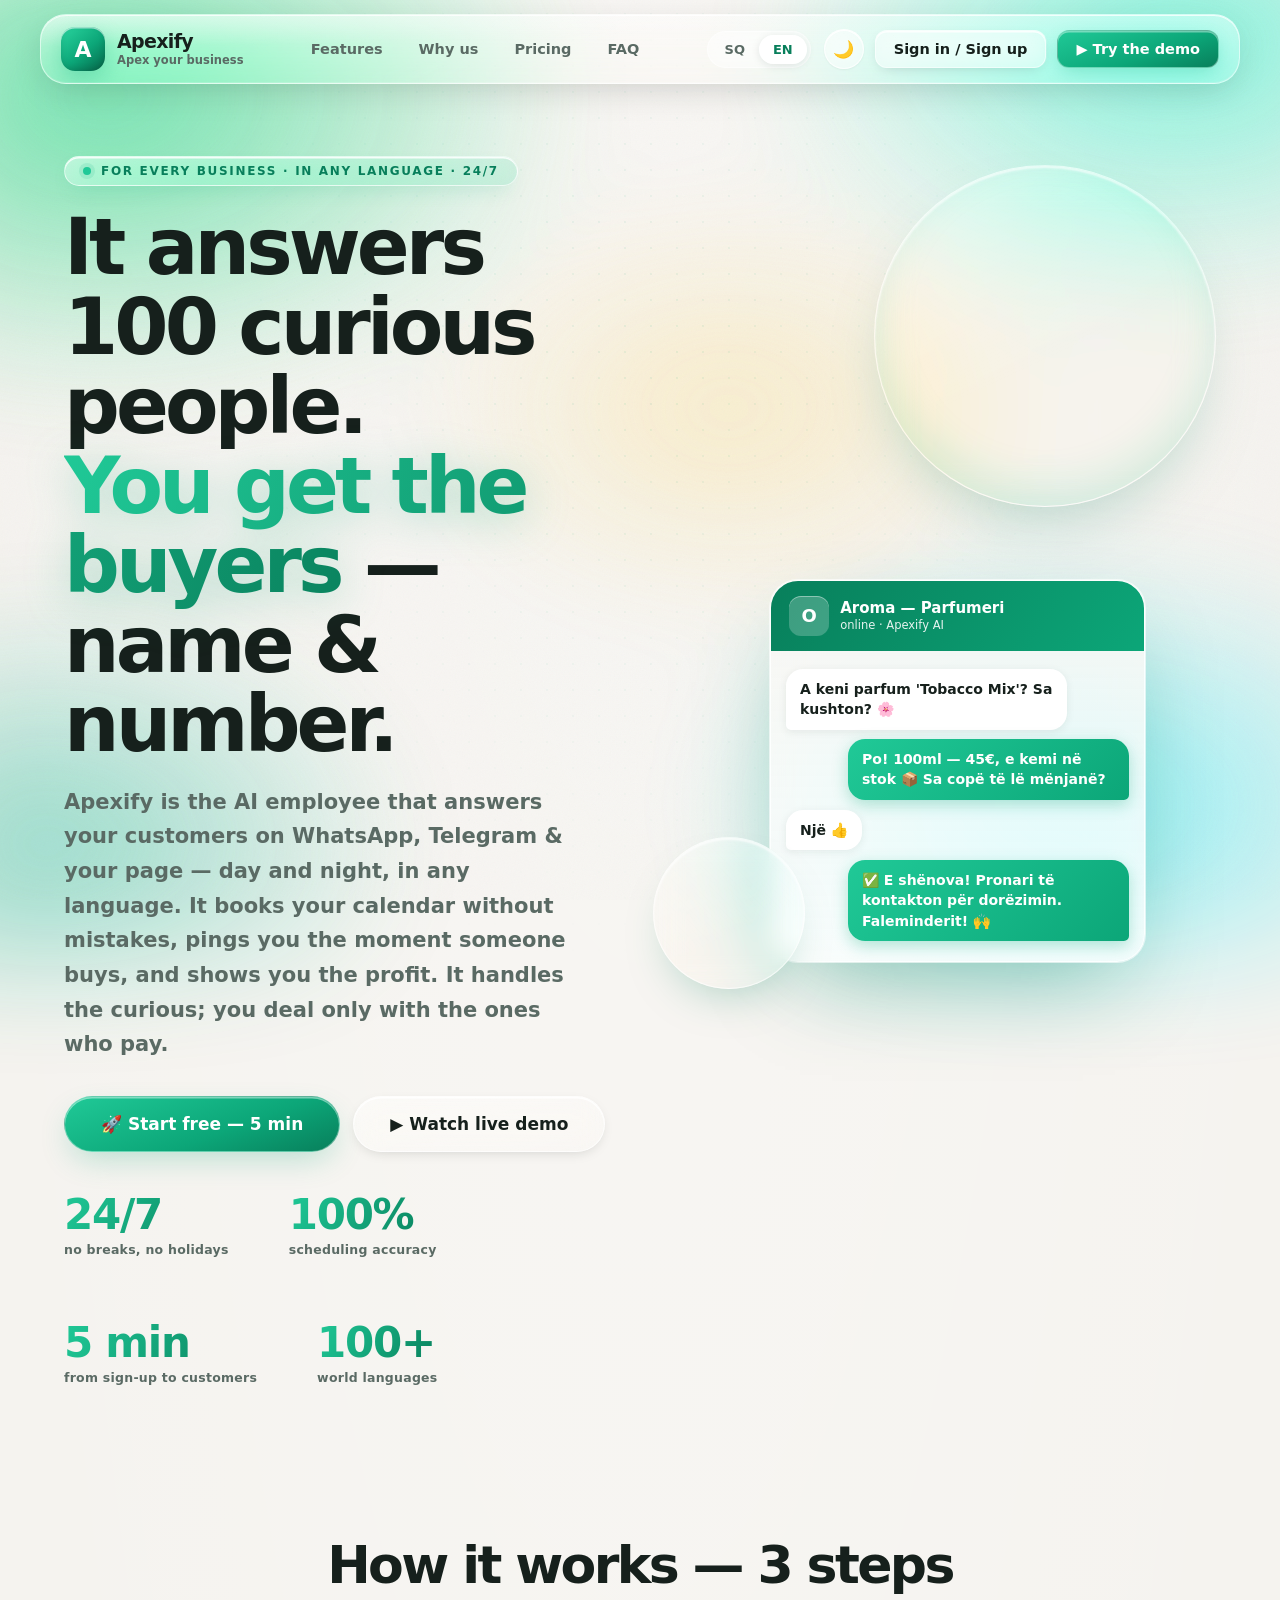
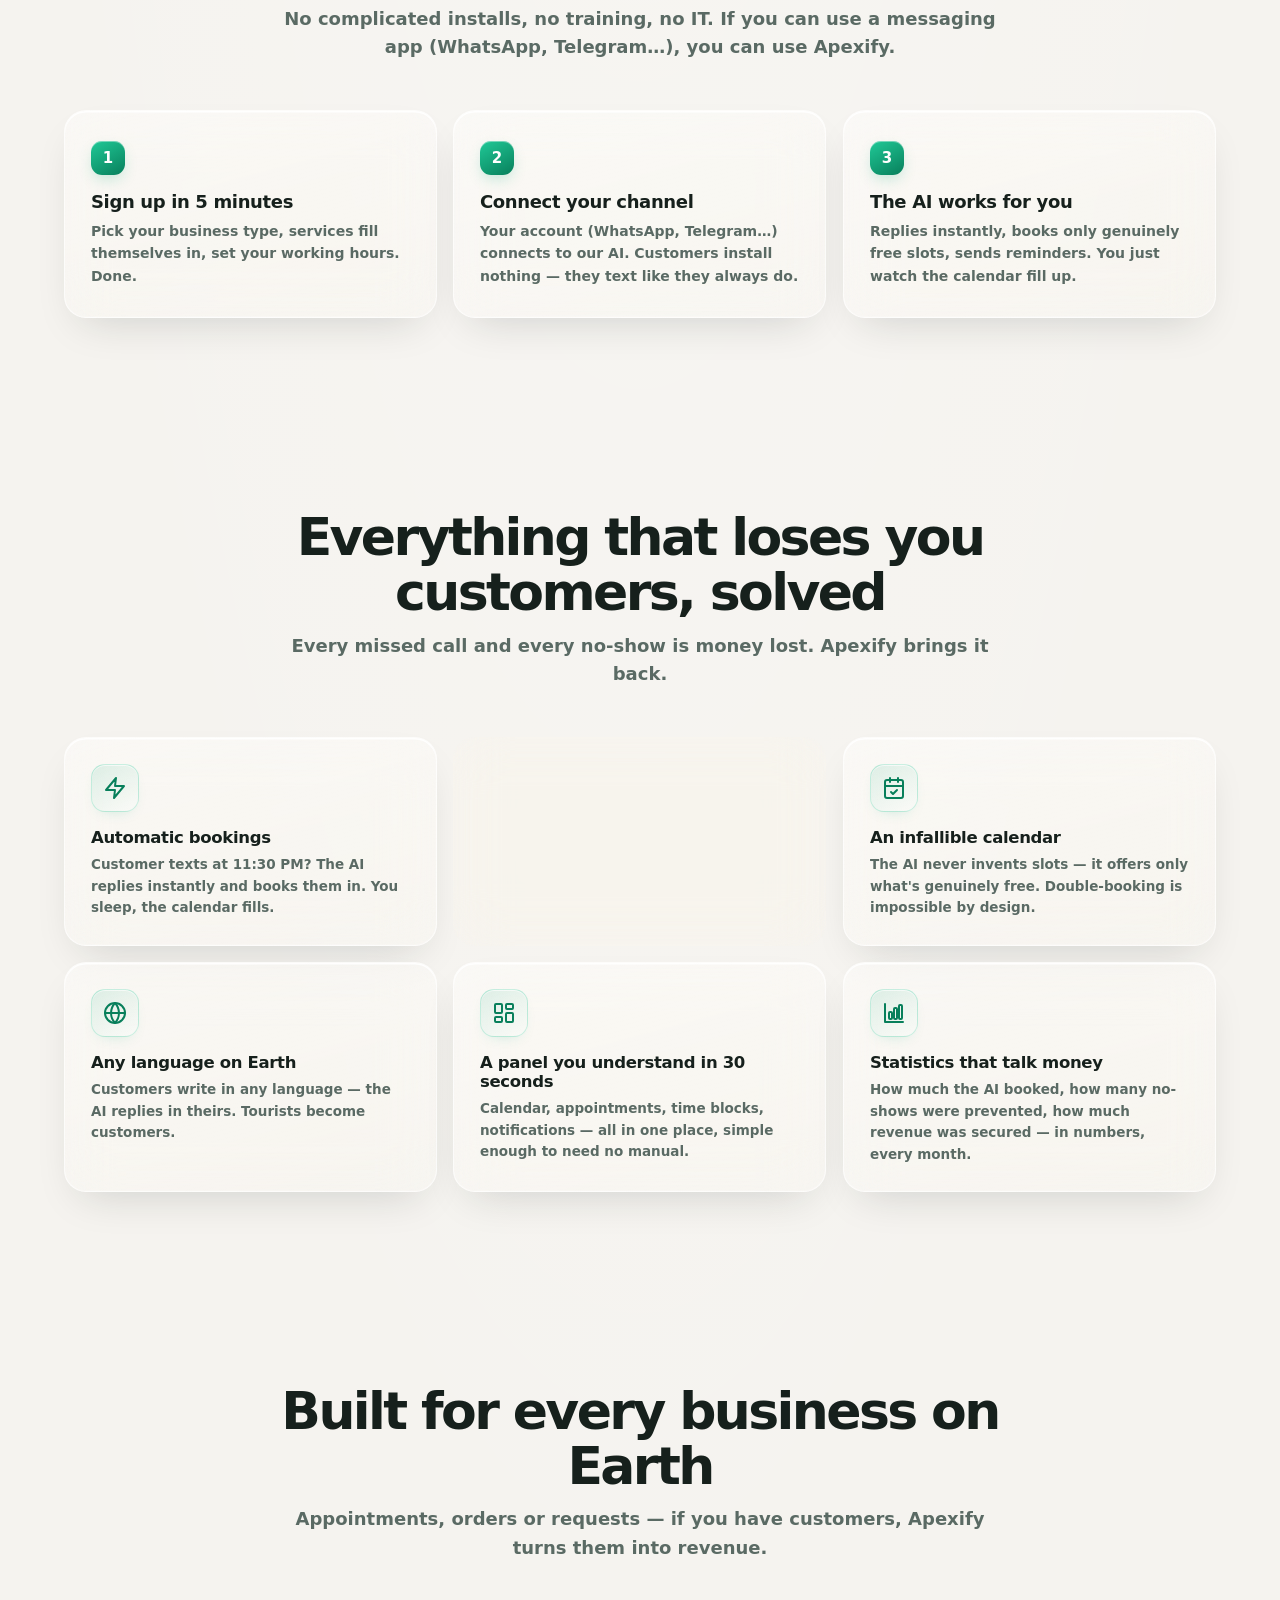
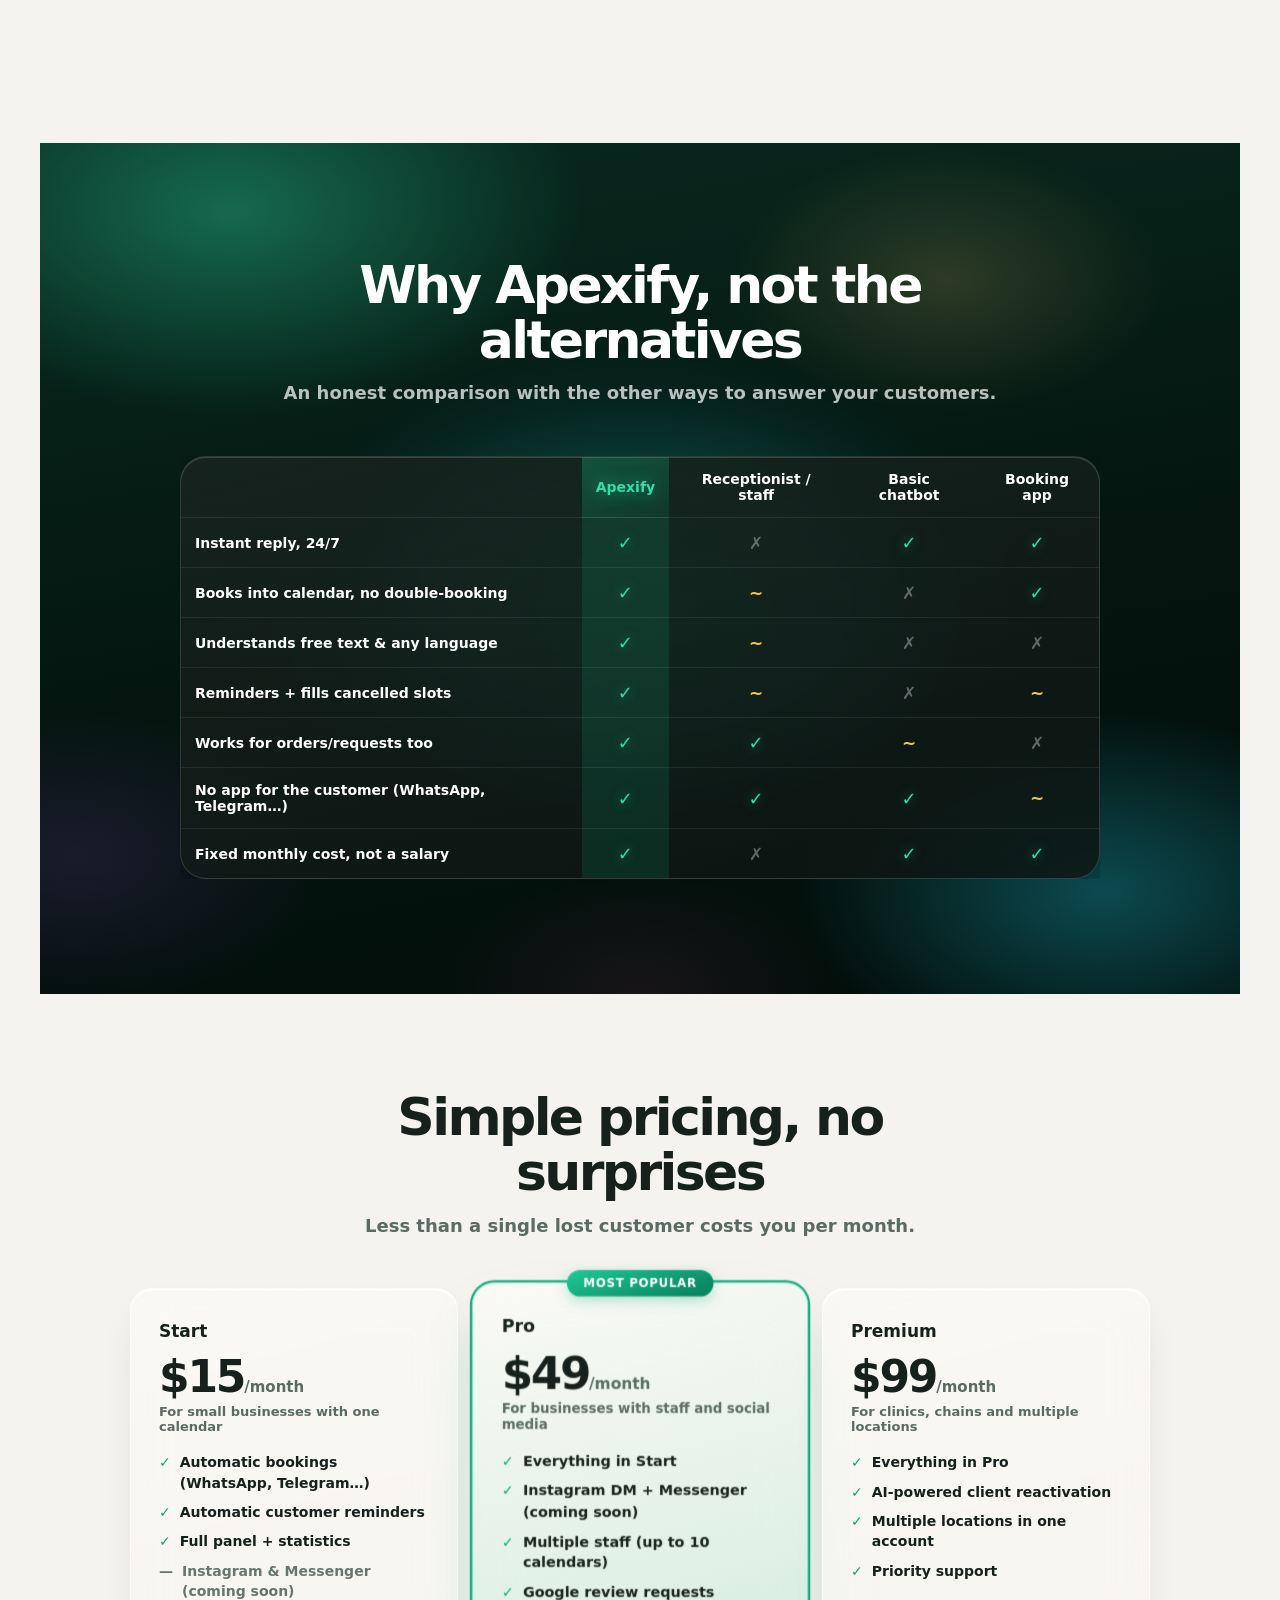
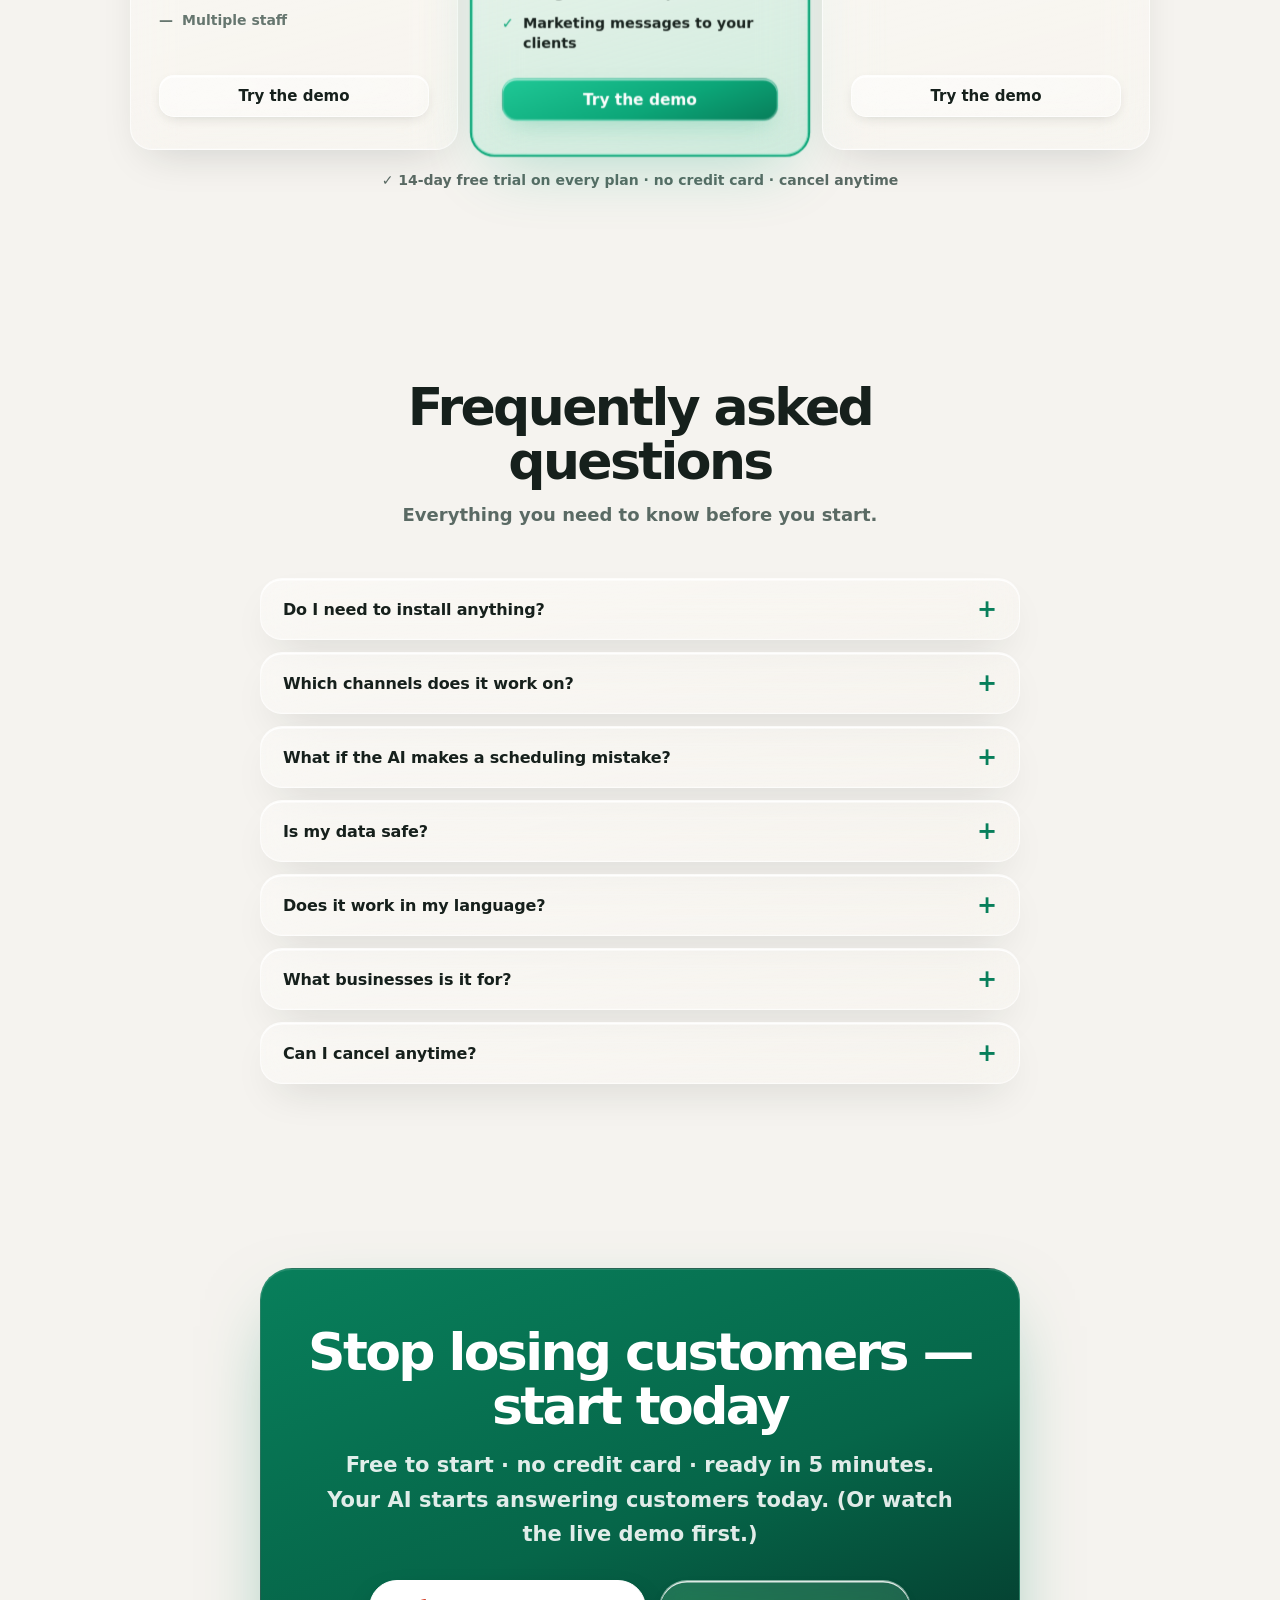
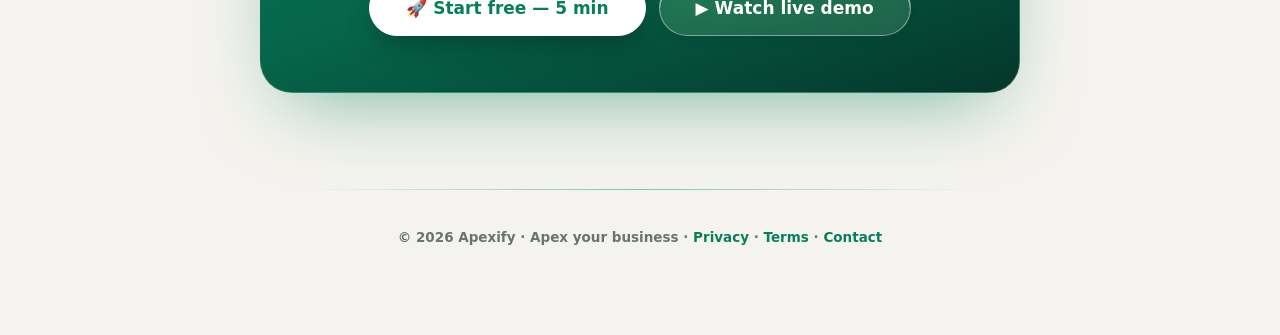
<file: index.html>
<!DOCTYPE html>
<html lang="sq">
<head>
<meta charset="UTF-8">
<meta name="viewport" content="width=device-width, initial-scale=1.0, viewport-fit=cover">
<script>(function(){try{var t=localStorage.getItem('ob-theme');if(!t)t=(window.matchMedia&&matchMedia('(prefers-color-scheme: dark)').matches)?'dark':'light';document.documentElement.setAttribute('data-theme',t);}catch(e){}})();</script>
<script src="v.js" defer></script>
<title>Apexify — Recepsionisti AI që nuk fle kurrë</title>
<meta name="description" content="AI që i përgjigjet klientëve të tu në WhatsApp, Telegram e më shumë, rezervon takime dhe dërgon kujtesa — 24/7, në çdo gjuhë, për çdo biznes. | The AI receptionist that answers your customers on WhatsApp, Telegram & more, books appointments and sends reminders — 24/7, in any language.">
<meta property="og:title" content="Apexify — The AI receptionist that never sleeps">
<meta property="og:description" content="Bookings, reminders and customer chat on WhatsApp, Telegram & more — fully automatic, 24/7, in any language.">
<meta property="og:type" content="website">
<meta property="og:url" content="https://optimabook05-creator.github.io/">
<meta property="og:site_name" content="Apexify">
<meta property="og:locale" content="sq_AL">
<meta property="og:locale:alternate" content="en_US">
<meta property="og:image" content="https://optimabook05-creator.github.io/og.png">
<meta property="og:image:width" content="1200">
<meta property="og:image:height" content="630">
<meta name="twitter:image" content="https://optimabook05-creator.github.io/og.png">
<meta name="twitter:card" content="summary_large_image">
<meta name="twitter:title" content="Apexify — The AI receptionist that never sleeps">
<meta name="twitter:description" content="Bookings, reminders and customer chat on WhatsApp, Telegram & more — fully automatic, 24/7, in any language.">
<link rel="canonical" href="https://optimabook05-creator.github.io/">
<link rel="icon" href="icon.svg" type="image/svg+xml">
<link rel="apple-touch-icon" href="apple-touch-icon.png">
<link rel="manifest" href="manifest.json">
<meta name="theme-color" content="#0ca678">
<script type="application/ld+json">
{
  "@context": "https://schema.org",
  "@graph": [
    {
      "@type": "SoftwareApplication",
      "name": "Apexify",
      "applicationCategory": "BusinessApplication",
      "operatingSystem": "Web",
      "description": "Recepsionisti AI që i përgjigjet klientëve në WhatsApp, Telegram e më shumë, rezervon takime dhe dërgon kujtesa — 24/7, në çdo gjuhë, për çdo biznes.",
      "url": "https://optimabook05-creator.github.io/",
      "offers": { "@type": "Offer", "price": "0", "priceCurrency": "EUR", "description": "14 ditë provë falas" }
    },
    {
      "@type": "FAQPage",
      "mainEntity": [
        { "@type": "Question", "name": "A duhet të instaloj diçka?", "acceptedAnswer": { "@type": "Answer", "text": "Jo. Klientët të shkruajnë në WhatsApp/Telegram si gjithmonë, dhe ti menaxhon nga një panel në shfletues. Pa aplikacione, pa IT." } },
        { "@type": "Question", "name": "Në cilat kanale punon?", "acceptedAnswer": { "@type": "Answer", "text": "WhatsApp, Telegram dhe faqja e rezervimit — me një tru të vetëm. Instagram, Messenger dhe telefonatat me zë (Voice AI) vijnë së shpejti." } },
        { "@type": "Question", "name": "Çfarë nëse AI gabon te një orar?", "acceptedAnswer": { "@type": "Answer", "text": "S'mund të gabojë te rezervimi: AI vetëm kupton, ndërsa motori ynë validon çdo orar nga kalendari real — kurrë s'mbivendos dy klientë dhe kurrë s'shpik orar." } },
        { "@type": "Question", "name": "A janë të dhënat e mia të sigurta?", "acceptedAnswer": { "@type": "Answer", "text": "Po. Çdo biznes është i izoluar plotësisht — sheh vetëm të dhënat e veta." } },
        { "@type": "Question", "name": "A punon në gjuhën time?", "acceptedAnswer": { "@type": "Answer", "text": "Po — çdo gjuhë e botës. Klienti shkruan si i vjen, AI i përgjigjet në gjuhën e tij." } },
        { "@type": "Question", "name": "Për çfarë biznesesh është?", "acceptedAnswer": { "@type": "Answer", "text": "Për çdo biznes me takime (berber, klinikë, sallon, dentist, fizio…) OSE me porosi/kërkesa (web designer, dyqan, shërbime). Veçoritë ndizen/fiken sipas nevojës." } },
        { "@type": "Question", "name": "A mund të anuloj kurdo?", "acceptedAnswer": { "@type": "Answer", "text": "Po, kurdo. Fillon me 14 ditë provë falas, pa kartë krediti. Pa kontrata, pa befasi." } }
      ]
    }
  ]
}
</script>
<link rel="preload" href="fonts/manrope-latin.woff2" as="font" type="font/woff2" crossorigin>
<link rel="preload" href="fonts/sora-latin.woff2" as="font" type="font/woff2" crossorigin>
<style>
:root {
  /* Shkalla e hapësirave — bazë 4px. --sp-N = Npx. E gjithë faqja e përdor
     këtë shkallë për padding/margin/gap: ndrysho këtu → ndryshon kudo. */
  --sp-4: 4px; --sp-8: 8px; --sp-12: 12px; --sp-16: 16px; --sp-20: 20px;
  --sp-24: 24px; --sp-28: 28px; --sp-32: 32px; --sp-36: 36px; --sp-40: 40px;
  --sp-48: 48px; --sp-56: 56px; --sp-64: 64px;

  --milk:#f5f3ef; --ink:#16201c; --ink-soft:#5a6a64; --ink-faint:#66766f;
  --glass:rgba(255,255,255,.55); --glass-strong:rgba(255,255,255,.72);
  --glass-edge:rgba(255,255,255,.75);
  --accent:#0ca678; --accent-deep:#087f5b; --accent-bright:#20c997;
  --accent-soft:rgba(12,166,120,.12); --accent-glow:rgba(12,166,120,.30);
  --fd:"Sora","Segoe UI",system-ui,sans-serif;
  --fb:"Manrope","Segoe UI",system-ui,sans-serif;
  --r-md:18px; --r-lg:26px; --r-xl:32px;
  --sh-glass:0 1px 1px rgba(22,32,28,.04),0 8px 24px rgba(22,32,28,.07),inset 0 1px 0 var(--glass-edge);
  --sh-float:0 2px 4px rgba(22,32,28,.05),0 18px 48px rgba(22,32,28,.12),inset 0 1px 0 var(--glass-edge);
}
*{box-sizing:border-box;margin:0;padding:0}
::selection{background:rgba(12,166,120,.22);color:var(--accent-deep)}
html{scroll-behavior:smooth}
body{font-family:var(--fb);font-size:16px;background:var(--milk);color:var(--ink);-webkit-font-smoothing:antialiased;overflow-x:hidden}
body::before{content:"";position:fixed;inset:-8%;z-index:-2;/* PERF: -8% → ~gjysma e memorjes GPU */
  background:
    radial-gradient(38% 34% at 24% 26%,rgba(32,201,151,.34),transparent 70%),
    radial-gradient(34% 32% at 78% 16%,rgba(116,173,255,.32),transparent 70%),
    radial-gradient(36% 34% at 72% 82%,rgba(255,196,145,.30),transparent 70%),
    radial-gradient(28% 28% at 16% 86%,rgba(196,156,255,.22),transparent 70%);
  filter:blur(56px) saturate(1.25);animation:aurora 28s ease-in-out infinite alternate}
/* PERF: VETËM translate (pa rotate/scale) → blur-i rasterizohet një herë, GPU vetëm e rrëshqet */
@keyframes aurora{from{transform:translate3d(-2%,-1.2%,0)}to{transform:translate3d(2%,1.6%,0)}}
body::after{content:"";position:fixed;inset:0;z-index:-1;pointer-events:none;opacity:.035;
  background-image:url("data:image/svg+xml,%3Csvg xmlns='http://www.w3.org/2000/svg' width='180' height='180'%3E%3Cfilter id='n'%3E%3CfeTurbulence type='fractalNoise' baseFrequency='0.85' numOctaves='2'/%3E%3C/filter%3E%3Crect width='180' height='180' filter='url(%23n)'/%3E%3C/svg%3E")}
@media (prefers-reduced-motion:reduce){body::before{animation:none}*{transition-duration:.01ms!important;animation-duration:.01ms!important}}

.nav{display:flex;align-items:center;justify-content:space-between;position:sticky;top:12px;z-index:50;
  margin:14px auto 0;width:calc(100% - 36px);max-width:1200px;padding:var(--sp-12) var(--sp-20);
  background:var(--glass);backdrop-filter:blur(26px) saturate(1.7);-webkit-backdrop-filter:blur(26px) saturate(1.7);
  border:1px solid var(--glass-edge);border-radius:var(--r-lg);box-shadow:var(--sh-glass)}
.brand{display:flex;align-items:center;gap:var(--sp-12);text-decoration:none;color:var(--ink)}
.logo{width:44px;height:44px;border-radius:14px;background:linear-gradient(140deg,#2ad59f,#0ca678 55%,#066649);
  color:#fff;font-family:var(--fd);font-weight:800;font-size:22px;display:grid;place-items:center;
  box-shadow:0 8px 22px var(--accent-glow),inset 0 1.5px 0 rgba(255,255,255,.45)}
.brand b{font-family:var(--fd);font-weight:800;font-size:19px;letter-spacing:-.035em}
.nav-right{display:flex;gap:11px;align-items:center}
.nav .btn{white-space:nowrap}
.nav-right .lang{margin-right:2px}
.lang{display:flex;padding:3px;background:rgba(22,32,28,.06);border:1px solid rgba(255,255,255,.5);border-radius:999px}
.lang button{border:none;background:transparent;padding:7px 14px;border-radius:999px;font-family:var(--fb);
  font-size:13px;font-weight:800;color:var(--ink-soft);cursor:pointer;transition:all .2s}
.lang button.active{background:rgba(255,255,255,.92);color:var(--accent-deep);box-shadow:0 2px 8px rgba(22,32,28,.1)}
.btn{display:inline-block;text-decoration:none;text-align:center;font-family:var(--fb);font-weight:800;cursor:pointer;
  border:1px solid var(--glass-edge);background:var(--glass-strong);color:var(--ink);
  border-radius:14px;padding:11px 22px;font-size:15px;
  box-shadow:0 1px 2px rgba(22,32,28,.05),inset 0 1px 0 #fff;
  transition:transform .16s,box-shadow .22s,background .16s}
.btn:hover{transform:translateY(-2px);box-shadow:0 10px 24px rgba(22,32,28,.13),inset 0 1px 0 #fff}
.btn.primary{background:linear-gradient(160deg,var(--accent-bright),var(--accent) 60%,var(--accent-deep));
  border-color:rgba(255,255,255,.35);color:#fff;
  box-shadow:0 5px 18px var(--accent-glow),inset 0 1.5px 0 rgba(255,255,255,.4)}
.btn.primary:hover{box-shadow:0 10px 30px var(--accent-glow),inset 0 1.5px 0 rgba(255,255,255,.4)}
.btn.big{padding:15px var(--sp-32);font-size:17px;border-radius:16px}

.wrap{max-width:1200px;margin:0 auto;padding-left:24px;padding-right:24px}

.hero{display:grid;grid-template-columns:1.05fr .92fr;gap:46px;align-items:center;padding:72px 0 56px}
.hero-copy{text-align:left}
.hero-copy .eyebrow{margin-bottom:22px}
.hero-copy h1{max-width:none;margin:0}
.hero-copy .sub{max-width:520px;margin:20px 0 0}
.hero-copy .cta{justify-content:flex-start}
.hero-copy .stats{justify-content:flex-start;margin-top:38px}
/* Demo: bisedë WhatsApp e gjallë (produkti në veprim) */
.hero-demo{display:flex;justify-content:center}
.chat{width:100%;max-width:375px;background:var(--glass-strong);backdrop-filter:blur(26px) saturate(1.6);-webkit-backdrop-filter:blur(26px) saturate(1.6);border:1px solid var(--glass-edge);border-radius:28px;box-shadow:var(--sh-float);overflow:hidden;animation:floaty 6s ease-in-out infinite}
@keyframes floaty{0%,100%{transform:translateY(0)}50%{transform:translateY(-9px)}}
.chat-top{display:flex;align-items:center;gap:11px;padding:15px 18px;background:linear-gradient(125deg,var(--accent-deep),var(--accent));color:#fff}
.chat-ava{width:40px;height:40px;border-radius:12px;background:rgba(255,255,255,.22);display:grid;place-items:center;font-family:var(--fd);font-weight:800;font-size:18px;box-shadow:inset 0 1px 0 rgba(255,255,255,.4)}
.chat-name{font-family:var(--fd);font-weight:800;font-size:15px;line-height:1.1}
.chat-on{font-size:11.5px;opacity:.9;margin-top:2px}
.chat-body{padding:18px 15px var(--sp-20);display:flex;flex-direction:column;gap:10px;min-height:236px;background:linear-gradient(180deg,rgba(245,243,239,.55),rgba(255,255,255,.15))}
.msg{max-width:82%;padding:10px 14px;border-radius:17px;font-size:14px;font-weight:600;line-height:1.45;opacity:0;animation:msgIn .55s cubic-bezier(.22,.61,.36,1) forwards}
.msg.in{align-self:flex-start;background:#fff;color:var(--ink);border-bottom-left-radius:5px;box-shadow:0 2px 9px rgba(22,32,28,.08)}
.msg.out{align-self:flex-end;background:linear-gradient(135deg,var(--accent-bright),var(--accent));color:#fff;border-bottom-right-radius:5px;box-shadow:0 5px 16px var(--accent-glow)}
.msg:nth-child(1){animation-delay:.4s}.msg:nth-child(2){animation-delay:1.1s}.msg:nth-child(3){animation-delay:1.9s}.msg:nth-child(4){animation-delay:2.7s}
@keyframes msgIn{from{opacity:0;transform:translateY(12px) scale(.96)}to{opacity:1;transform:none}}
@media(max-width:900px){.hero{grid-template-columns:1fr;gap:34px;text-align:center;padding:58px 0 40px}.hero-copy{text-align:center}.hero-copy h1{margin:0 auto}.hero-copy .sub{margin:20px auto 0}.hero-copy .cta,.hero-copy .stats{justify-content:center}.hero-demo{order:2}}
.eyebrow{display:inline-block;background:var(--glass);border:1px solid var(--glass-edge);border-radius:999px;
  padding:7px 18px;font-size:13.5px;font-weight:800;color:var(--accent-deep);box-shadow:var(--sh-glass);margin-bottom:26px}
h1{font-family:var(--fd);font-size:clamp(34px,6.5vw,64px);font-weight:800;letter-spacing:-.045em;line-height:1.06;
  max-width:850px;margin:0 auto}
h1 .grad{background:linear-gradient(120deg,var(--accent-bright),var(--accent-deep));-webkit-background-clip:text;background-clip:text;color:transparent}
.sub{font-size:clamp(16px,2.4vw,19.5px);color:var(--ink-soft);font-weight:600;line-height:1.6;max-width:640px;margin:22px auto 0}
.cta{display:flex;gap:13px;justify-content:center;flex-wrap:wrap;margin-top:34px}
.stats{display:flex;gap:var(--sp-12);justify-content:center;flex-wrap:wrap;margin-top:52px}
.stat{background:var(--glass);backdrop-filter:blur(20px);border:1px solid var(--glass-edge);border-radius:var(--r-md);
  padding:var(--sp-16) 26px;box-shadow:var(--sh-glass);min-width:150px}
.stat b{display:block;font-family:var(--fd);font-size:24px;font-weight:800;letter-spacing:-.03em;color:var(--accent-deep)}
.stat span{font-size:12.5px;font-weight:700;color:var(--ink-soft)}

section{padding:88px 0}
.sec-head{text-align:center;max-width:640px;margin:0 auto 48px}
h2{font-family:var(--fd);font-size:clamp(26px,4vw,38px);font-weight:800;letter-spacing:-.04em;line-height:1.15}
.sec-head p{color:var(--ink-soft);font-weight:600;font-size:16px;margin-top:var(--sp-12);line-height:1.6}

.steps{display:grid;grid-template-columns:repeat(auto-fit,minmax(250px,1fr));gap:16px}
.step{background:var(--glass);backdrop-filter:blur(24px) saturate(1.5);border:1px solid var(--glass-edge);
  border-radius:var(--r-lg);padding:30px 26px;box-shadow:var(--sh-glass);position:relative;
  transition:transform .18s,box-shadow .25s}
.step:hover{transform:translateY(-4px);box-shadow:var(--sh-float)}
.step .n{font-family:var(--fd);font-size:15px;font-weight:800;color:#fff;width:34px;height:34px;border-radius:11px;
  display:grid;place-items:center;background:linear-gradient(150deg,var(--accent-bright),var(--accent-deep));
  box-shadow:0 4px 12px var(--accent-glow);margin-bottom:16px}
.step h3{font-family:var(--fd);font-size:18px;font-weight:800;letter-spacing:-.02em;margin-bottom:8px}
.step p{color:var(--ink-soft);font-weight:600;font-size:14px;line-height:1.6}

.feats{display:grid;grid-template-columns:repeat(auto-fit,minmax(280px,1fr));gap:16px}
.feat{background:var(--glass);backdrop-filter:blur(24px) saturate(1.5);border:1px solid var(--glass-edge);
  border-radius:var(--r-lg);padding:26px;box-shadow:var(--sh-glass);transition:transform .18s,box-shadow .25s}
.feat:hover{transform:translateY(-4px);box-shadow:var(--sh-float)}
.feat .ic{font-size:26px;margin-bottom:13px;display:block}
.feat h3{font-family:var(--fd);font-size:16.5px;font-weight:800;letter-spacing:-.02em;margin-bottom:7px}
.feat p{color:var(--ink-soft);font-weight:600;font-size:13.5px;line-height:1.6}

.biz-chips{display:flex;flex-wrap:wrap;gap:9px;justify-content:center;max-width:820px;margin:0 auto}
.bchip{background:var(--glass-strong);border:1px solid var(--glass-edge);border-radius:999px;
  padding:9px 18px;font-size:14px;font-weight:800;color:var(--ink);box-shadow:inset 0 1px 0 #fff,0 1px 3px rgba(22,32,28,.05)}

/* FAQ — akordeon i pastër (native details/summary) */
.faq{max-width:760px;margin:0 auto;display:flex;flex-direction:column;gap:12px}
.faq details{background:var(--glass);backdrop-filter:blur(20px) saturate(1.4);border:1px solid var(--glass-edge);border-radius:var(--r-md);box-shadow:var(--sh-glass);overflow:hidden;transition:box-shadow .22s}
.faq details[open]{box-shadow:var(--sh-float)}
.faq summary{cursor:pointer;list-style:none;padding:18px 22px;font-family:var(--fd);font-weight:800;font-size:16px;letter-spacing:-.01em;display:flex;justify-content:space-between;align-items:center;gap:14px}
.faq summary::-webkit-details-marker{display:none}
.faq summary::after{content:"+";font-size:24px;font-weight:700;color:var(--accent-deep);transition:transform .25s ease;line-height:1}
.faq details[open] summary::after{transform:rotate(45deg)}
.faq details p{padding:0 22px var(--sp-20);color:var(--ink-soft);font-weight:600;font-size:14.5px;line-height:1.65}

.pricing{display:grid;grid-template-columns:repeat(auto-fit,minmax(270px,1fr));gap:18px;max-width:1020px;margin:0 auto;align-items:stretch}
.plan{background:var(--glass);backdrop-filter:blur(26px) saturate(1.5);border:1px solid var(--glass-edge);
  border-radius:var(--r-xl);padding:var(--sp-32) var(--sp-28);box-shadow:var(--sh-glass);display:flex;flex-direction:column;
  transition:transform .18s,box-shadow .25s}
.plan:hover{transform:translateY(-5px);box-shadow:var(--sh-float)}
.plan.featured{background:linear-gradient(170deg,rgba(255,255,255,.75),rgba(32,201,151,.16));
  border-color:rgba(32,201,151,.45);position:relative;box-shadow:var(--sh-float)}
.plan .tag{position:absolute;top:-13px;left:50%;transform:translateX(-50%);
  background:linear-gradient(160deg,var(--accent-bright),var(--accent-deep));color:#fff;
  font-size:11.5px;font-weight:800;letter-spacing:.06em;text-transform:uppercase;
  border-radius:999px;padding:6px var(--sp-16);box-shadow:0 4px 14px var(--accent-glow);white-space:nowrap}
.plan h3{font-family:var(--fd);font-size:17px;font-weight:800}
.plan .price{font-family:var(--fd);font-size:44px;font-weight:800;letter-spacing:-.05em;margin:10px 0 2px}
.plan .price small{font-size:15px;font-weight:700;color:var(--ink-soft);letter-spacing:0}
.plan .for{font-size:13px;font-weight:700;color:var(--ink-soft);margin-bottom:18px}
.plan ul{list-style:none;display:flex;flex-direction:column;gap:9px;margin-bottom:24px;flex:1}
.plan li{font-size:14px;font-weight:700;color:var(--ink);display:flex;gap:9px;align-items:flex-start;line-height:1.45}
.plan li::before{content:"✓";color:var(--accent);font-weight:800;flex-shrink:0}
.plan li.dim{color:var(--ink-faint)}
.plan li.dim::before{content:"—";color:var(--ink-faint)}
.trial-note{text-align:center;margin-top:22px;font-weight:700;color:var(--ink-soft);font-size:14px}

.final{text-align:center;padding:88px 0 96px}
.final .glass-cta{background:var(--glass);backdrop-filter:blur(26px) saturate(1.6);border:1px solid var(--glass-edge);
  border-radius:var(--r-xl);box-shadow:var(--sh-float);padding:var(--sp-56) var(--sp-32);max-width:760px;margin:0 auto}

footer{border-top:1px solid rgba(22,32,28,.08);padding:var(--sp-28) 0 90px;text-align:center;
  color:var(--ink-faint);font-size:13.5px;font-weight:600}
footer a{color:var(--accent-deep);font-weight:800;text-decoration:none}

@media (max-width:640px){
  .nav{padding:10px var(--sp-12);width:calc(100% - 18px);top:8px;gap:10px}
  #demoLink{display:none}                 /* "Provo demon" hiqet nga nav-i — ndodhet te hero ("Shiko demon live") */
  .nav-right{gap:8px}
  .nav .btn{padding:9px 15px;font-size:13.5px}
  .brand b{font-size:16px}
  .logo{width:38px;height:38px;font-size:19px;border-radius:12px}
  .lang button{padding:6px 11px;font-size:12px}
  .hero{padding:54px 0 40px}
  section{padding:56px 0}
  .stat{min-width:130px;padding:13px 18px}
  .stat b{font-size:20px}
}

@media (prefers-reduced-motion: reduce){
  body::before{animation:none}
  .chat{animation:none}
  .msg{opacity:1;animation:none}
  *{transition-duration:.01ms !important;animation-duration:.01ms !important}
}

/* ---------- Tabela e krahasimit ---------- */
.cmp-scroll{overflow-x:auto;max-width:920px;margin:0 auto;-webkit-overflow-scrolling:touch}
.cmp{width:100%;min-width:600px;border-collapse:separate;border-spacing:0;background:var(--glass);
  backdrop-filter:blur(24px) saturate(1.5);-webkit-backdrop-filter:blur(24px) saturate(1.5);
  border:1px solid var(--glass-edge);border-radius:var(--r-lg);box-shadow:var(--sh-glass);overflow:hidden}
.cmp th,.cmp td{padding:14px 14px;text-align:center;font-size:14px;font-weight:700;border-bottom:1px solid var(--glass-edge)}
.cmp thead th{font-family:var(--fd);font-weight:800;color:var(--ink)}
.cmp thead th:first-child,.cmp tbody td:first-child{text-align:left;color:var(--ink);min-width:200px}
.cmp tbody tr:last-child td{border-bottom:none}
.cmp .cmp-us{background:var(--accent-soft)}
.cmp thead th.cmp-us{color:var(--accent-deep);background:linear-gradient(160deg,var(--accent-soft),rgba(32,201,151,.2))}
.cmp .y{color:var(--accent);font-size:18px;font-weight:800}
.cmp .n{color:var(--ink-faint);font-size:17px}
.cmp .m{color:#c98a1e;font-size:17px;font-weight:800}

/* ---------- Scroll-reveal ---------- */
.reveal{opacity:0;transform:translateY(24px);
  transition:opacity .7s cubic-bezier(.22,.61,.36,1),transform .7s cubic-bezier(.22,.61,.36,1)}
.reveal.in{opacity:1;transform:none;will-change:auto}
@media (prefers-reduced-motion: reduce){.reveal{opacity:1;transform:none;transition:none}}

/* ---------- Toggle i temës ---------- */
.theme-toggle{display:grid;place-items:center;width:40px;height:40px;border-radius:999px;
  border:1px solid var(--glass-edge);background:var(--glass-strong);color:var(--ink);cursor:pointer;
  font-size:17px;line-height:1;transition:transform .16s,background .16s;
  box-shadow:0 1px 2px rgba(22,32,28,.05),inset 0 1px 0 #fff}
.theme-toggle:hover{transform:translateY(-2px)}
.theme-toggle:active{transform:scale(.94)}

/* ---------- DARK MODE — "Milk Glass" netën ---------- */
:root[data-theme="dark"]{
  --milk:#0c1311;--ink:#eaf0ed;--ink-soft:#9bafa8;--ink-faint:#6a7d76;
  --glass:rgba(30,42,38,.55);--glass-strong:rgba(38,52,47,.7);--glass-edge:rgba(255,255,255,.1);
  --accent:#13b886;--accent-deep:#0ca678;--accent-bright:#2fe0a6;
  --accent-soft:rgba(32,201,151,.16);--accent-glow:rgba(32,201,151,.28);
  --sh-glass:0 1px 1px rgba(0,0,0,.3),0 8px 24px rgba(0,0,0,.4),inset 0 1px 0 rgba(255,255,255,.05);
  --sh-float:0 2px 4px rgba(0,0,0,.35),0 18px 48px rgba(0,0,0,.5),inset 0 1px 0 rgba(255,255,255,.05);
}
:root[data-theme="dark"] body::before{opacity:.45;filter:blur(80px) saturate(1.1)}
:root[data-theme="dark"] body::after{opacity:.06}
:root[data-theme="dark"] .lang{background:rgba(255,255,255,.06);border-color:rgba(255,255,255,.1)}
:root[data-theme="dark"] .lang button.active{background:rgba(255,255,255,.14);color:var(--accent-bright);box-shadow:none}
:root[data-theme="dark"] .btn,:root[data-theme="dark"] .theme-toggle{box-shadow:0 1px 2px rgba(0,0,0,.3),inset 0 1px 0 rgba(255,255,255,.06)}
:root[data-theme="dark"] .btn:hover{box-shadow:0 10px 24px rgba(0,0,0,.45),inset 0 1px 0 rgba(255,255,255,.06)}
:root[data-theme="dark"] .bchip{box-shadow:inset 0 1px 0 rgba(255,255,255,.06),0 1px 3px rgba(0,0,0,.3)}
:root[data-theme="dark"] .plan.featured{background:linear-gradient(170deg,rgba(38,52,47,.8),rgba(32,201,151,.16));border-color:rgba(32,201,151,.4)}
:root[data-theme="dark"] footer{border-top-color:rgba(255,255,255,.08)}
:root[data-theme="dark"] .cmp .m{color:#f0a847}

/* ============================================================
   ✨ PREMIUM REFRESH — "wow" (light + dark)
   ============================================================ */
/* Sfond me thellësi */
body{background:radial-gradient(120% 130% at 50% -10%,rgba(255,255,255,.6),transparent 45%),var(--milk)}
:root[data-theme="dark"] body{background:radial-gradient(130% 120% at 50% -10%,rgba(32,201,151,.10),transparent 48%),linear-gradient(180deg,#0b1310,#070c0a)}
body::before{filter:blur(82px) saturate(1.35)}
:root[data-theme="dark"] body::before{opacity:.32}

/* Nav më premium */
.nav{box-shadow:inset 0 1px 0 var(--glass-edge),0 12px 44px -18px rgba(22,32,28,.20)}
:root[data-theme="dark"] .nav{box-shadow:inset 0 1px 0 rgba(255,255,255,.05),0 16px 50px -20px rgba(0,0,0,.7)}

/* Eyebrow — pill me shkëlqim */
.eyebrow{background:linear-gradient(120deg,var(--accent-soft),var(--glass-strong));border-color:rgba(32,201,151,.32);
  box-shadow:0 6px 18px -6px var(--accent-glow),var(--sh-glass)}

/* Hero h1 — më i madh, gradient i pasur me shkëlqim */
.hero-copy h1,h1{font-size:clamp(38px,7vw,72px);letter-spacing:-.05em;line-height:1.03}
h1 .grad{background:linear-gradient(115deg,var(--accent-bright),var(--accent-deep) 72%);
  -webkit-background-clip:text;background-clip:text;color:transparent;
  filter:drop-shadow(0 8px 22px var(--accent-glow))}
.sub{font-size:clamp(16.5px,2.4vw,20px);line-height:1.65}

/* Butona — më substancialë e premium */
.btn{border-radius:15px}
.btn.big{padding:var(--sp-16) 34px;font-size:17px;border-radius:17px}
.btn.primary.big{box-shadow:0 12px 32px -8px var(--accent-glow),inset 0 1.5px 0 rgba(255,255,255,.45)}
.btn.primary.big:hover{transform:translateY(-3px);box-shadow:0 18px 44px -10px var(--accent-glow),inset 0 1.5px 0 rgba(255,255,255,.45)}

/* Tituj seksionesh më të fuqishëm */
h2{font-size:clamp(28px,4.4vw,42px);letter-spacing:-.045em}

/* Numrat e statistikave — gradient */
.stat b{background:linear-gradient(120deg,var(--accent-bright),var(--accent-deep));-webkit-background-clip:text;background-clip:text;color:transparent}

/* Demo chat — unazë e butë + glow */
.chat{box-shadow:var(--sh-float),inset 0 0 0 1px rgba(255,255,255,.5),0 34px 80px -34px var(--accent-glow)}
:root[data-theme="dark"] .chat{box-shadow:var(--sh-float),inset 0 0 0 1px rgba(255,255,255,.06),0 34px 80px -34px rgba(0,0,0,.7)}

/* Kartat — accent i hollë lart + lift më i butë */
.step,.feat,.plan{position:relative;transition:transform .22s cubic-bezier(.22,.61,.36,1),box-shadow .28s,border-color .22s}
.step,.feat{overflow:hidden}
.step:hover,.feat:hover{transform:translateY(-5px);box-shadow:var(--sh-float);border-color:rgba(32,201,151,.35)}
.step::after,.feat::after{content:"";position:absolute;left:0;right:0;top:0;height:3px;
  background:linear-gradient(90deg,var(--accent-bright),transparent);opacity:0;transition:opacity .25s;border-radius:var(--r-lg) var(--r-lg) 0 0}
.step:hover::after,.feat:hover::after{opacity:1}
.plan.featured{transform:scale(1.025)}
.plan.featured:hover{transform:scale(1.025) translateY(-4px)}

/* Navbar profesional: brand me tagline + lidhje në qendër + butona të rafinuar */
.brand-txt{display:flex;flex-direction:column;line-height:1.05}
.brand-tag{font-size:11.5px;font-weight:700;color:var(--ink-soft);margin-top:2px}
.nav-links{display:flex;gap:2px;align-items:center}
.nav-links a{text-decoration:none;color:var(--ink-soft);font-family:var(--fb);font-weight:700;font-size:14.5px;
  padding:9px 15px;border-radius:11px;transition:color .18s,background .18s}
.nav-links a:hover{color:var(--ink);background:var(--glass-soft)}
:root[data-theme="dark"] .nav-links a:hover{background:rgba(255,255,255,.06)}
.nav .btn{padding:10px 18px;font-size:14.5px;border-radius:12px}
.nav .btn.primary{box-shadow:0 6px 18px -4px var(--accent-glow),inset 0 1.5px 0 rgba(255,255,255,.4)}
@media(max-width:920px){.nav-links{display:none}}
@media(max-width:560px){.brand-tag{display:none}.nav .btn{padding:9px 13px;font-size:13px}}

/* ✨ Detaje premium */
/* Titulli: gradient me shkëlqim që rrëshqet */
h1 .grad{background:linear-gradient(115deg,var(--accent-bright),var(--accent-deep) 50%,var(--accent-bright));
  background-size:220% auto;-webkit-background-clip:text;background-clip:text;color:transparent;
  filter:drop-shadow(0 8px 22px var(--accent-glow));animation:shimmer 7s linear infinite}
@keyframes shimmer{to{background-position:220% center}}
/* Eyebrow: pikë jeshile pulsuese */
.eyebrow{display:inline-flex;align-items:center;gap:10px}
.eyebrow::before{content:"";width:8px;height:8px;border-radius:50%;background:var(--accent-bright);
  box-shadow:0 0 0 4px var(--accent-soft);animation:ebpulse 2.4s ease-in-out infinite;flex:0 0 auto}
@keyframes ebpulse{0%,100%{opacity:1;transform:scale(1)}50%{opacity:.45;transform:scale(.78)}}
/* Stat: ndarje më e pastër + kufi i butë */
.stat{border-color:var(--glass-edge);transition:transform .2s,box-shadow .25s}
.stat:hover{transform:translateY(-3px);box-shadow:var(--sh-float)}
/* CTA final: kartë me theks jeshil */
.final .glass-cta{background:linear-gradient(165deg,var(--glass-strong),var(--accent-soft));border-color:rgba(32,201,151,.25)}
:root[data-theme="dark"] .final .glass-cta{background:linear-gradient(165deg,rgba(38,52,47,.8),rgba(32,201,151,.12))}
/* Lidhjet e footer-it me hover */
footer a{transition:color .15s}
@media (prefers-reduced-motion:reduce){h1 .grad,.eyebrow::before{animation:none}}

/* ============================================================
   🪟 LIQUID GLASS — navbar i nivelit të lartë teknologjik
   ============================================================ */
.nav{
  position:relative;overflow:hidden;
  background:linear-gradient(180deg,rgba(255,255,255,.5),rgba(255,255,255,.24));
  backdrop-filter:blur(34px) saturate(190%);-webkit-backdrop-filter:blur(34px) saturate(190%);
  border:1px solid rgba(255,255,255,.55);
  box-shadow:0 10px 36px -10px rgba(22,32,28,.22),inset 0 1px 0 rgba(255,255,255,.75),inset 0 -1px 0 rgba(255,255,255,.15);
}
/* Shkëlqim specular (liquid) lart-majtas */
.nav::before{content:"";position:absolute;inset:0;border-radius:inherit;pointer-events:none;z-index:0;
  background:radial-gradient(130% 120% at 0% -20%,rgba(255,255,255,.55),transparent 55%)}
.nav > *{position:relative;z-index:1}
:root[data-theme="dark"] .nav{
  background:linear-gradient(180deg,rgba(40,54,49,.5),rgba(18,26,23,.32));
  border-color:rgba(255,255,255,.12);
  box-shadow:0 14px 44px -12px rgba(0,0,0,.65),inset 0 1px 0 rgba(255,255,255,.10);
}
:root[data-theme="dark"] .nav::before{background:radial-gradient(130% 120% at 0% -20%,rgba(255,255,255,.10),transparent 55%)}

/* Butonat & kontrollet e navit — qelq i akullt konsistent */
.nav .btn:not(.primary){background:rgba(255,255,255,.35);border-color:rgba(255,255,255,.55);backdrop-filter:blur(10px)}
:root[data-theme="dark"] .nav .btn:not(.primary){background:rgba(255,255,255,.08);border-color:rgba(255,255,255,.12)}
.lang{background:rgba(255,255,255,.30);backdrop-filter:blur(10px)}
:root[data-theme="dark"] .lang{background:rgba(255,255,255,.06)}
.theme-toggle{background:rgba(255,255,255,.35);backdrop-filter:blur(10px)}
:root[data-theme="dark"] .theme-toggle{background:rgba(255,255,255,.08)}
/* Logo me shkëlqim qelqi */
.logo{box-shadow:0 8px 22px var(--accent-glow),inset 0 1.5px 0 rgba(255,255,255,.55),inset 0 -2px 6px rgba(0,0,0,.12)}

/* Butoni "Paneli im" — pikë 'live' e bardhë pulsuese (jo emoji) */
#portalLink{display:inline-flex;align-items:center;gap:0}
.live-dot{width:8px;height:8px;border-radius:50%;background:#fff;flex:0 0 auto;margin-right:9px;
  box-shadow:0 0 0 3px rgba(255,255,255,.35),0 0 8px rgba(255,255,255,.8);animation:livePulse 2s ease-in-out infinite}
.live-dot[hidden]{display:none}
@keyframes livePulse{0%,100%{opacity:1;transform:scale(1)}50%{opacity:.45;transform:scale(.7)}}
@media (prefers-reduced-motion:reduce){.live-dot{animation:none}}

/* ============================================================
   ✨ KALIM I PLOTË PREMIUM — kohezion qelqi në të gjitha kartat
   ============================================================ */
.step,.feat,.plan,.stat,.faq details{
  background:var(--glass-strong);border:1px solid var(--glass-edge);
  backdrop-filter:blur(18px) saturate(1.5);-webkit-backdrop-filter:blur(18px) saturate(1.5);
  box-shadow:0 1px 1px rgba(22,32,28,.03),0 14px 34px -18px rgba(22,32,28,.16),inset 0 1px 0 rgba(255,255,255,.6);
}
:root[data-theme="dark"] .step,:root[data-theme="dark"] .feat,:root[data-theme="dark"] .plan,
:root[data-theme="dark"] .stat,:root[data-theme="dark"] .faq details{
  background:var(--glass-soft);border-color:rgba(255,255,255,.08);
  box-shadow:0 16px 42px -22px rgba(0,0,0,.72),inset 0 1px 0 rgba(255,255,255,.05);
}
.step:hover,.feat:hover,.plan:hover{
  box-shadow:0 2px 4px rgba(22,32,28,.04),0 26px 52px -22px var(--accent-glow),inset 0 1px 0 rgba(255,255,255,.6);
}
/* Ikonat e veçorive — badge me theks (si ikona app-i) */
.feat .ic{display:inline-grid;place-items:center;width:48px;height:48px;border-radius:14px;
  background:linear-gradient(150deg,var(--accent-soft),rgba(32,201,151,.05));
  box-shadow:inset 0 1px 0 rgba(255,255,255,.5);font-size:24px;margin-bottom:14px}
:root[data-theme="dark"] .feat .ic{box-shadow:inset 0 1px 0 rgba(255,255,255,.06)}
/* Numri i hapave — badge i rrumbullakët më i theksuar */
.step .n{box-shadow:0 6px 16px -4px var(--accent-glow),inset 0 1px 0 rgba(255,255,255,.4)}
/* FAQ — qelq + hover */
.faq summary:hover{color:var(--accent-deep)}
.faq details[open]{border-color:rgba(32,201,151,.3)}
/* Bizneset chips — më premium */
.bchip{background:var(--glass-strong);border:1px solid var(--glass-edge);backdrop-filter:blur(12px);transition:transform .16s,box-shadow .2s,color .16s}
.bchip:hover{transform:translateY(-2px);color:var(--accent-deep);box-shadow:0 10px 22px -10px var(--accent-glow)}
/* Footer i pastër */
footer{border-top:1px solid var(--glass-edge)}

/* ============================================================
   ✦ PREMIUM PASS — ikona SVG në badge · CTA finale smerald · UX mobil
   ============================================================ */
/* Ikona e veçorive: badge premium me ikonë SVG (jo emoji) */
.feat .ic{width:48px;height:48px;border-radius:14px;display:grid;place-items:center;margin-bottom:var(--sp-16);font-size:0;
  background:linear-gradient(150deg,var(--accent-soft),rgba(255,255,255,.35));
  border:1px solid rgba(32,201,151,.22);color:var(--accent-deep);
  box-shadow:inset 0 1px 0 rgba(255,255,255,.6),0 6px 16px -10px var(--accent-glow);
  transition:transform .22s cubic-bezier(.22,.61,.36,1),box-shadow .25s}
.feat .ic svg{width:24px;height:24px}
.feat:hover .ic{transform:translateY(-2px) scale(1.06);box-shadow:0 10px 22px -8px var(--accent-glow)}
:root[data-theme="dark"] .feat .ic{background:linear-gradient(150deg,var(--accent-soft),rgba(255,255,255,.04));border-color:rgba(32,201,151,.3);color:var(--accent-bright)}

/* CTA finale → smerald i errët (moment premium mbylljeje, kontrast me faqen e çelët) */
.final .glass-cta{background:linear-gradient(160deg,var(--accent-deep),#066649 55%,#04362a);
  border:1px solid rgba(255,255,255,.14);color:#fff;
  box-shadow:0 30px 80px -28px rgba(8,127,91,.55),inset 0 1px 0 rgba(255,255,255,.12)}
:root[data-theme="dark"] .final .glass-cta{background:linear-gradient(160deg,var(--accent-deep),#055a42 55%,#042e23);border-color:rgba(255,255,255,.12)}
.final .glass-cta h2{color:#fff}
.final .glass-cta .sub{color:rgba(255,255,255,.88)}
.final .glass-cta .btn.primary{background:#fff;color:var(--accent-deep);border-color:#fff;
  box-shadow:0 12px 30px -10px rgba(0,0,0,.35),inset 0 1px 0 rgba(255,255,255,.6)}
.final .glass-cta .btn.primary:hover{background:#fff;transform:translateY(-3px);box-shadow:0 18px 42px -12px rgba(0,0,0,.4)}
.final .glass-cta .btn:not(.primary){background:rgba(255,255,255,.12);color:#fff;border-color:rgba(255,255,255,.42)}
.final .glass-cta .btn:not(.primary):hover{background:rgba(255,255,255,.2)}

/* UX MOBIL — hapësirë anësore (teksti s'prek skajet) + tap-targets të mëdhenj */
.hero{padding-left:var(--sp-24);padding-right:24px}
@media(max-width:640px){
  .hero{padding-left:var(--sp-20);padding-right:20px}
  .sec-head{margin-bottom:34px}
  .steps,.feats,.pricing{gap:14px}
  .step,.feat{padding:24px 22px}
  .final .glass-cta{padding:40px 22px}
}
@media(max-width:480px){
  .cta{flex-direction:column;align-items:stretch}
  .cta .btn{width:100%}
}

/* ============================================================
   📱 APPLE-GRADE — safe-areas + ritëm fluid në ÇDO ekran
   ============================================================ */
/* Ritëm vertikal FLUID (shkallëzohet butë, pa kërcime breakpoint-i) */
section{padding-top:clamp(54px,8vw,96px);padding-bottom:clamp(54px,8vw,96px)}

/* Safe-areas iPhone: Dynamic Island / notch / home indicator / qoshe të rrumbullakëta / landscape */
.nav{margin-top:calc(14px + env(safe-area-inset-top));top:calc(12px + env(safe-area-inset-top))}
.wrap{padding-left:max(24px,env(safe-area-inset-left));padding-right:max(24px,env(safe-area-inset-right))}
.hero{padding-left:max(24px,env(safe-area-inset-left));padding-right:max(24px,env(safe-area-inset-right))}
.final{padding-bottom:calc(96px + env(safe-area-inset-bottom))}
footer{padding-bottom:calc(90px + env(safe-area-inset-bottom))}

/* Hero — thellësi premium: rrjetë pikash që shuhet butë (subtile, tech) */
.hero{position:relative;isolation:isolate}
.hero::before{content:"";position:absolute;inset:-8% 0 0;z-index:-1;pointer-events:none;
  background-image:radial-gradient(rgba(12,166,120,.075) 1px,transparent 1.4px);background-size:26px 26px;
  -webkit-mask-image:radial-gradient(58% 56% at 50% 26%,#000,transparent 76%);
  mask-image:radial-gradient(58% 56% at 50% 26%,#000,transparent 76%)}
:root[data-theme="dark"] .hero::before{background-image:radial-gradient(rgba(45,224,166,.08) 1px,transparent 1.4px)}

/* Mbrojtje nga overflow horizontal: VETËM te body (e ka rreshti 71 që në fillim).
   KUJDES: mos i vendos overflow-x te <html> — hidden vret position:sticky
   (navbar-i s'ngjitej), clip e zbraz render-in në Chromium. Body-only = propagohet
   te viewport-i → sticky punon DHE s'ka overflow anësor. */
img,svg,video,table{max-width:100%}

/* Telefon i vogël (≤640): safe-areas anësore më të ngushta + nav më afër majës */
@media(max-width:640px){
  .nav{margin-top:calc(10px + env(safe-area-inset-top));top:calc(8px + env(safe-area-inset-top))}
  .hero{padding-left:max(20px,env(safe-area-inset-left));padding-right:max(20px,env(safe-area-inset-right))}
}

/* ============================================================
   ⚡ PERFORMANCË — scroll i lëmuar si iOS (zero ndryshim pamje)
   ============================================================ */
/* Browser-i kapërcen renderimin (përfshi backdrop-filter) e kartave JASHTË ekranit */
/* KUJDES: mos i vër content-visibility .bchip-ave — me karuselin (marquee) u jepte
   lartësi rezervë 180px chips-ave jashtë ekranit → balona gjigante */
.step,.feat,.faq details,.cmp-scroll{contain:layout paint}
/* KUJDES: overscroll-behavior:contain (të dy akset) mbi tabelën BLLOKONTE scroll-in
   vertikal të faqes kur mausi/gishti ishte mbi të → vetëm aksi X kufizohet */
.cmp-scroll{overscroll-behavior-x:contain;overscroll-behavior-y:auto}
/* Promovim GPU për elementët pluskues (s'riboëjnë faqen kur scroll-on) */
.nav,.chat{transform:translateZ(0)}

/* ============================================================
   ✦ REDESIGN 2026 — "më e mira e Apple × Stripe × Linear" mbi Milk Glass
   ============================================================ */
/* 1) TIPOGRAFI EDITORIALE (Apple): gjigante, e mprehtë, që merr frymë */
.hero-copy h1,h1{font-size:clamp(40px,7.5vw,78px);letter-spacing:-.05em;line-height:1.02}
h2{font-size:clamp(30px,5vw,52px);letter-spacing:-.05em;line-height:1.05}
.sub{font-size:clamp(17px,2.6vw,21px)}
.sec-head{max-width:720px}
.sec-head p{font-size:clamp(15px,2.2vw,18px)}
.eyebrow{text-transform:uppercase;font-size:12px;letter-spacing:.14em;font-weight:800}

/* 2) STATISTIKAT E HERO-s si Apple: numra të mëdhenj, PA kuti */
.stats{gap:clamp(26px,5vw,60px);margin-top:54px}
.stat{background:none;border:none;box-shadow:none;backdrop-filter:none;-webkit-backdrop-filter:none;padding:0;min-width:0;text-align:left}
.stat:hover{transform:none;box-shadow:none}
.stat b{font-size:clamp(30px,4.5vw,42px)}
.stat span{font-size:12.5px;letter-spacing:.02em}
@media(max-width:900px){.stat{text-align:center}}

/* 3) BUTONAT KRYESORË si pilula Apple */
.btn.big{border-radius:999px;padding:17px 36px}

/* 4) BANDA E ERRËT SMERALD (Stripe/Linear) — krahasimi, full-bleed, dramatik */
#compare{position:relative;isolation:isolate;overflow-x:hidden;padding-top:clamp(70px,9vw,116px);padding-bottom:clamp(70px,9vw,116px)}
#compare::before{content:"";position:absolute;top:0;bottom:0;left:50%;width:100vw;transform:translateX(-50%);z-index:-1;
  background:
    radial-gradient(72% 60% at 18% 0%,rgba(32,201,151,.17),transparent 62%),
    radial-gradient(58% 52% at 86% 100%,rgba(13,148,136,.15),transparent 62%),
    linear-gradient(170deg,#082a20,#04150f 58%,#03110d)}
#compare .sec-head h2{color:#fff}
#compare .sec-head p{color:rgba(255,255,255,.72)}
#compare .cmp{background:rgba(255,255,255,.96);backdrop-filter:none;-webkit-backdrop-filter:none;
  box-shadow:0 44px 100px -34px rgba(0,0,0,.65)}
:root[data-theme="dark"] #compare .cmp{background:rgba(24,34,30,.98)}
:root[data-theme="dark"] #compare::before{background:
  radial-gradient(72% 60% at 18% 0%,rgba(32,201,151,.13),transparent 62%),
  linear-gradient(170deg,#0a2a20,#051a13 58%,#03110d)}

/* 5) KARTAT — më të mprehta, hover më i thellë smerald */
.step,.feat,.plan,.faq details{border-radius:22px}
.step:hover,.feat:hover{box-shadow:0 30px 60px -24px rgba(8,127,91,.30)}

/* 6) PLANI I ZGJEDHUR — unazë smerald + ngritje (fokusi i çmimeve) */
.plan.featured{box-shadow:0 0 0 2px var(--accent),0 26px 64px -20px var(--accent-glow)}

/* ============================================================
   💎 LIQUID GLASS WOW — xham i vërtetë transparent mbi aurora të gjallë
   Parimi: xhami duket vetëm kur ka NGJYRA pas tij → (1) aurora e pasur,
   (2) vello e bardhë më e hollë, (3) karta/butona më transparentë me blur
   të thellë + kufij drite + shkëlqim specular, (4) thjerrëza xhami pluskuese.
   ============================================================ */
/* 1) AURORA E GJALLË — ngjyra të pasura që xhami t'i thyejë */
body::before{
  background:
    radial-gradient(50% 46% at 14% 16%,rgba(16,185,129,.60),transparent 64%),
    radial-gradient(44% 40% at 86% 10%,rgba(56,217,190,.52),transparent 64%),
    radial-gradient(42% 38% at 80% 84%,rgba(34,211,238,.46),transparent 64%),
    radial-gradient(38% 36% at 10% 88%,rgba(15,160,138,.44),transparent 66%),
    radial-gradient(30% 28% at 56% 46%,rgba(250,200,110,.24),transparent 70%);
  filter:blur(56px) saturate(1.7);opacity:.95}
/* Vello e bardhë më e hollë → aurora shihet, xhami merr jetë */
body{background:radial-gradient(120% 130% at 50% -10%,rgba(255,255,255,.34),transparent 48%),var(--milk)}
:root[data-theme="dark"] body::before{opacity:.5}

/* 2) THJERRËZA XHAMI PLUSKUESE (liquid lens) — thellësi pa asnjë HTML të ri */
.hero::after{content:"";position:absolute;right:max(2%,env(safe-area-inset-right));top:6%;width:min(340px,30vw);aspect-ratio:1;border-radius:50%;z-index:-1;pointer-events:none;
  background:linear-gradient(155deg,rgba(255,255,255,.34),rgba(255,255,255,.06) 55%);
  -webkit-backdrop-filter:blur(18px) saturate(1.8);backdrop-filter:blur(18px) saturate(1.8);
  border:1px solid rgba(255,255,255,.55);
  box-shadow:inset 0 2px 2px rgba(255,255,255,.65),inset 0 -18px 40px rgba(16,185,129,.14),0 30px 70px -30px rgba(8,127,91,.35)}
.hero-demo{position:relative}
.hero-demo::before{content:"";position:absolute;left:-9%;bottom:-7%;width:150px;aspect-ratio:1;border-radius:50%;z-index:2;pointer-events:none;
  background:linear-gradient(155deg,rgba(255,255,255,.4),rgba(255,255,255,.05) 60%);
  -webkit-backdrop-filter:blur(14px) saturate(1.9);backdrop-filter:blur(14px) saturate(1.9);
  border:1px solid rgba(255,255,255,.6);
  box-shadow:inset 0 2px 2px rgba(255,255,255,.7),0 22px 50px -24px rgba(8,127,91,.4)}
@media(max-width:900px){.hero::after,.hero-demo::before{display:none}}

/* 3) KARTAT — xham i VËRTETË transparent me shkëlqim specular */
.step,.feat,.plan,.faq details,.stat-card{
  background:linear-gradient(165deg,rgba(255,255,255,.44),rgba(255,255,255,.16));
  -webkit-backdrop-filter:blur(26px) saturate(1.8);backdrop-filter:blur(26px) saturate(1.8);
  border:1px solid rgba(255,255,255,.62);
  box-shadow:inset 0 1.5px 0 rgba(255,255,255,.9),inset 0 -1px 0 rgba(255,255,255,.15),0 18px 44px -18px rgba(22,32,28,.18)}
:root[data-theme="dark"] .step,:root[data-theme="dark"] .feat,:root[data-theme="dark"] .plan,:root[data-theme="dark"] .faq details{
  background:linear-gradient(165deg,rgba(40,54,49,.5),rgba(22,30,27,.28));border-color:rgba(255,255,255,.13);
  box-shadow:inset 0 1px 0 rgba(255,255,255,.12),0 20px 48px -18px rgba(0,0,0,.6)}
.plan.featured{background:linear-gradient(165deg,rgba(255,255,255,.55),rgba(32,201,151,.18));
  box-shadow:0 0 0 2px var(--accent),inset 0 1.5px 0 rgba(255,255,255,.9),0 26px 64px -20px var(--accent-glow)}

/* 4) BUTONAT — qelq i akullt me shkëlqim */
.btn:not(.primary){background:linear-gradient(165deg,rgba(255,255,255,.5),rgba(255,255,255,.22));
  -webkit-backdrop-filter:blur(14px) saturate(1.7);backdrop-filter:blur(14px) saturate(1.7);
  border:1px solid rgba(255,255,255,.65);box-shadow:inset 0 1.5px 0 rgba(255,255,255,.85),0 4px 14px -6px rgba(22,32,28,.22)}
:root[data-theme="dark"] .btn:not(.primary){background:linear-gradient(165deg,rgba(255,255,255,.10),rgba(255,255,255,.04));border-color:rgba(255,255,255,.16)}
.btn.primary{box-shadow:inset 0 1.5px 0 rgba(255,255,255,.5),inset 0 0 0 1px rgba(255,255,255,.18),0 10px 26px -8px var(--accent-glow)}

/* 5) EYEBROW + telefoni demo — unazë drite lëngu */
.eyebrow{background:linear-gradient(165deg,rgba(255,255,255,.5),rgba(32,201,151,.14));
  -webkit-backdrop-filter:blur(16px) saturate(1.8);backdrop-filter:blur(16px) saturate(1.8);
  border:1px solid rgba(255,255,255,.65);box-shadow:inset 0 1.5px 0 rgba(255,255,255,.85),0 8px 22px -10px var(--accent-glow)}
.chat{box-shadow:0 0 0 1px rgba(255,255,255,.6),inset 0 1.5px 0 rgba(255,255,255,.7),0 40px 90px -30px rgba(8,127,91,.45)}

/* ============================================================
   🌟 MREKULLI PASS — firmat e site-ve më të bukur në botë
   ============================================================ */
/* a) Dritë që ndjek kursorin (si Linear/Vercel) — vetëm maus, jo prekje */
.cursor-glow{position:fixed;inset:0;z-index:1;pointer-events:none}
@media(pointer:coarse){.cursor-glow{display:none}}
/* b) Shkëlqim që PËRSHKON kartën në hover (sheen sweep) */
.step::before,.feat::before{content:"";position:absolute;top:-10%;bottom:-10%;left:-75%;width:55%;z-index:1;pointer-events:none;
  background:linear-gradient(105deg,transparent,rgba(255,255,255,.55),transparent);
  transform:skewX(-18deg);opacity:0}
.step:hover::before,.feat:hover::before{animation:sheen .85s cubic-bezier(.3,.6,.3,1)}
@keyframes sheen{0%{left:-75%;opacity:1}100%{left:125%;opacity:0}}
/* c) Aureolë smerald nën tabelën pluskuese të bandës së errët */
#compare::after{content:"";position:absolute;left:50%;top:54%;transform:translate(-50%,-50%);z-index:-1;pointer-events:none;
  width:min(920px,92%);height:55%;border-radius:50%;
  background:radial-gradient(closest-side,rgba(32,201,151,.30),transparent 72%);filter:blur(34px)}

/* ============================================================
   🖤 "PSE OPTIMABOOK" — XHAM I ERRËT mbi shkëlqim neoni
   (nga referencat: dark frosted glass + glow — fintech/Adobe style)
   ============================================================ */
/* Banda: aurora e gjallë brenda errësirës (si referencat — glow shumëngjyrësh) */
#compare::before{background:
  radial-gradient(46% 40% at 18% 8%,rgba(45,224,166,.36),transparent 60%),
  radial-gradient(38% 34% at 86% 88%,rgba(34,211,238,.30),transparent 62%),
  radial-gradient(26% 24% at 74% 16%,rgba(250,200,110,.16),transparent 65%),
  radial-gradient(30% 26% at 6% 84%,rgba(168,85,247,.13),transparent 66%),
  radial-gradient(22% 20% at 50% 100%,rgba(236,72,153,.09),transparent 70%),
  linear-gradient(170deg,#082a20,#04150f 55%,#020d0a)}
/* Orb-i merr frymë butë (vetëm transform → i lirë në GPU) */
#compare::after{animation:orbPulse 9s ease-in-out infinite alternate}
@keyframes orbPulse{from{transform:translate(-50%,-50%) scale(1)}to{transform:translate(-50%,-50%) scale(1.12)}}
@media(prefers-reduced-motion:reduce){#compare::after{animation:none}}
/* Orb-i i shkëlqimit PAS xhamit — i gjallë (si referencat) */
#compare::after{width:min(880px,90%);height:62%;
  background:radial-gradient(closest-side,rgba(16,185,129,.5),rgba(34,211,238,.20) 55%,transparent 75%);
  filter:blur(46px);opacity:.92}
/* Tabela → XHAM I ERRËT pluskues mbi orb-in.
   PERF: PA backdrop-filter — element i madh me blur ri-llogaritet në çdo scroll = lag.
   Gradient gjysmë-transparent i errët → pamje identike mbi bandën e errët, kosto zero. */
#compare .cmp{background:linear-gradient(165deg,rgba(24,36,31,.90),rgba(12,20,17,.82));
  -webkit-backdrop-filter:none;backdrop-filter:none;
  border:1px solid rgba(255,255,255,.14);
  box-shadow:inset 0 1px 0 rgba(255,255,255,.16),0 50px 110px -38px rgba(0,0,0,.8)}
#compare .cmp th,#compare .cmp td{border-bottom:1px solid rgba(255,255,255,.08);color:rgba(255,255,255,.82)}
#compare .cmp thead th,#compare .cmp thead th:first-child,#compare .cmp tbody td:first-child{color:#fff}
#compare .cmp tbody tr:last-child td{border-bottom:none}
/* Kolona jonë — smerald që NDRIÇON (si karta VISA në referencë) */
#compare .cmp .cmp-us{background:rgba(16,185,129,.14)}
#compare .cmp thead th.cmp-us{color:#2de0a6;background:linear-gradient(160deg,rgba(16,185,129,.32),rgba(16,185,129,.12));
  text-shadow:0 0 18px rgba(45,224,166,.6)}
#compare .cmp .y{color:#2de0a6;text-shadow:0 0 12px rgba(45,224,166,.55)}
#compare .cmp .n{color:rgba(255,255,255,.35)}
#compare .cmp .m{color:#f4c450}
/* d) Thjerrëzat e xhamit "notojnë" butë (liquid float) */
.hero::after{animation:lensFloat 11s ease-in-out infinite alternate}
.hero-demo::before{animation:lensFloat 8s ease-in-out infinite alternate-reverse}
@keyframes lensFloat{from{transform:translateY(0)}to{transform:translateY(-16px)}}
@media(prefers-reduced-motion:reduce){.hero::after,.hero-demo::before{animation:none}.step:hover::before,.feat:hover::before{animation:none}.cursor-glow{display:none}}

/* ============================================================
   ✨ PREKJET FINALE — karusel i gjallë · progres smerald · detaje
   ============================================================ */
/* a) Karusel i pafund i bizneseve (rrëshqet vetë, pushon në hover, skajet shuhen) */
.biz-chips{overflow:hidden;max-width:1060px;flex-wrap:nowrap;justify-content:flex-start;
  -webkit-mask-image:linear-gradient(90deg,transparent,#000 9%,#000 91%,transparent);
  mask-image:linear-gradient(90deg,transparent,#000 9%,#000 91%,transparent)}
.biz-track{display:flex;gap:9px;width:max-content;align-items:center;will-change:transform;animation:bizMarq 38s linear infinite}
/* PERF: chips-at që LËVIZIN s'duhet të kenë backdrop-filter (ri-kampionim çdo kuadër = lag).
   Sfond solid gradient — duket njësoj, kushton zero. */
.biz-track .bchip{content-visibility:visible;contain-intrinsic-size:auto;
  -webkit-backdrop-filter:none;backdrop-filter:none;
  background:linear-gradient(165deg,rgba(255,255,255,.92),rgba(255,255,255,.72))}
:root[data-theme="dark"] .biz-track .bchip{background:linear-gradient(165deg,rgba(44,58,52,.95),rgba(28,38,34,.85))}
.biz-track:hover{animation-play-state:paused}
.biz-track .bchip{white-space:nowrap}
@keyframes bizMarq{to{transform:translateX(-50%)}}
@media(prefers-reduced-motion:reduce){
  .biz-track{animation:none;flex-wrap:wrap;justify-content:center;width:auto}
  .biz-chips{-webkit-mask-image:none;mask-image:none}
}
/* b) Shirit progresi smerald lart (sa ke lexuar) */
.scroll-progress{position:fixed;top:0;left:0;height:3px;width:0;z-index:60;pointer-events:none;
  background:linear-gradient(90deg,var(--accent-bright),var(--accent-deep));
  box-shadow:0 0 12px var(--accent-glow);border-radius:0 3px 3px 0}
/* c) Scrollbar i hollë smerald (Chrome/Edge/Brave) */
::-webkit-scrollbar{width:11px}
::-webkit-scrollbar-track{background:transparent}
::-webkit-scrollbar-thumb{background:linear-gradient(180deg,var(--accent-bright),var(--accent-deep));border-radius:8px;border:3px solid var(--milk)}
::-webkit-scrollbar-thumb:hover{background:var(--accent-deep)}
/* d) Footer elegant — vijë floku me gradient smerald */
footer{border-top:0;position:relative;padding-top:40px}
footer::before{content:"";position:absolute;top:0;left:50%;transform:translateX(-50%);
  width:min(680px,82%);height:1px;
  background:linear-gradient(90deg,transparent,rgba(12,166,120,.55),transparent)}
/* ============================================================
   🧭 NAV MASTERPIECE — tregues rrëshqitës, gjendje scroll, menu mobile
   (shtresë finale — fiton në kaskadë; vetëm transform/opacity animohen)
   ============================================================ */
/* Skip-link: i padukshëm derisa merr fokus me Tab — a11y e klasit të parë */
.skip-link{position:fixed;top:calc(env(safe-area-inset-top,0px) + 12px);left:12px;z-index:100;
  transform:translateY(-250%);background:var(--accent-deep);color:#fff;font-family:var(--fb);
  font-weight:800;font-size:14px;padding:12px 18px;border-radius:12px;text-decoration:none;
  box-shadow:0 12px 30px rgba(0,0,0,.3);transition:transform .2s ease}
.skip-link:focus{transform:none;outline:2px solid #fff;outline-offset:2px}

/* Lidhjet + treguesi smerald rrëshqitës (lëviz VETËM me transform/width një herë në ndryshim seksioni) */
.nav-links{position:relative;gap:4px}
.nav-links a{position:relative;z-index:1;padding:10px 16px;border-radius:999px;transition:color .18s ease}
.nav-links a.active{color:var(--accent-deep)}
:root[data-theme="dark"] .nav-links a.active{color:var(--accent-bright)}
.nav-ind{position:absolute;left:0;top:50%;height:38px;width:70px;opacity:0;pointer-events:none;
  transform:translate(0,-50%);border-radius:999px;
  background:linear-gradient(180deg,var(--accent-soft),rgba(12,166,120,.06));
  border:1px solid rgba(12,166,120,.18);box-shadow:inset 0 1px 0 rgba(255,255,255,.35);
  transition:transform .32s cubic-bezier(.22,1,.36,1),width .32s cubic-bezier(.22,1,.36,1),opacity .2s ease}
:root[data-theme="dark"] .nav-ind{background:linear-gradient(180deg,rgba(32,201,151,.14),rgba(32,201,151,.05));
  border-color:rgba(32,201,151,.22);box-shadow:none}

/* FIX para-ekzistues: shtresa "liquid glass" (v118) i vuri .nav position:relative
   dhe mbivendosi sticky-n e bazës → navi IKTE me scroll që prej v118. Sticky rikthehet
   (elementi sticky është containing-block për ::before absolute njësoj si relative). */
.nav{position:sticky}

/* Gjendja "scrolled" — hije më e thellë + vijë më e ndritshme (pa animim layout-i) */
.nav{transition:box-shadow .3s ease,border-color .3s ease}
.nav.scrolled{border-color:rgba(255,255,255,.75);
  box-shadow:0 18px 50px -12px rgba(22,32,28,.30),inset 0 1px 0 rgba(255,255,255,.85),inset 0 -1px 0 rgba(255,255,255,.18)}
:root[data-theme="dark"] .nav.scrolled{border-color:rgba(255,255,255,.16);
  box-shadow:0 20px 60px -14px rgba(0,0,0,.8),inset 0 1px 0 rgba(255,255,255,.12)}

/* Hamburgeri: 2 vija → X, vetëm transform */
.nav-burger{display:none;position:relative;width:44px;height:44px;border-radius:14px;cursor:pointer;
  border:1px solid rgba(255,255,255,.55);background:rgba(255,255,255,.35);backdrop-filter:blur(10px)}
:root[data-theme="dark"] .nav-burger{background:rgba(255,255,255,.08);border-color:rgba(255,255,255,.12)}
.nb-l{position:absolute;left:50%;top:50%;width:18px;height:2px;border-radius:2px;background:var(--ink);
  transition:transform .28s cubic-bezier(.22,1,.36,1)}
.nb-l1{transform:translate(-50%,-50%) translateY(-4px)}
.nb-l2{transform:translate(-50%,-50%) translateY(4px)}
.nav-burger[aria-expanded="true"] .nb-l1{transform:translate(-50%,-50%) rotate(45deg)}
.nav-burger[aria-expanded="true"] .nb-l2{transform:translate(-50%,-50%) rotate(-45deg)}

/* Nën 1150px: lidhjet + veprimet futen te menuja (më parë thjesht ZHDUKESHIN ≤920 — pa asnjë menu!) */
@media(max-width:1150px){
  .nav-links,.nav .lang,#portalLink,#demoLink{display:none}
  .nav-burger{display:block}
}

/* Menuja mobile: kartë e ngritur nën nav. Paneli animohet me transform → PA backdrop-filter
   (mësimi v125: blur mbi element që lëviz = ri-kampionim çdo kuadër = lag); gradient gati opak. */
.mmenu{position:fixed;inset:0;z-index:60}
.mmenu[hidden]{display:none}
.mmenu-backdrop{position:absolute;inset:0;background:rgba(8,14,12,.44);opacity:0;transition:opacity .25s ease}
.mmenu.open .mmenu-backdrop{opacity:1}
.mmenu-panel{position:absolute;right:max(10px,env(safe-area-inset-right,0px));
  top:calc(env(safe-area-inset-top,0px) + 78px);width:min(400px,calc(100vw - 20px));
  border-radius:24px;padding:14px;overflow-y:auto;overscroll-behavior:contain;
  max-height:calc(100vh - 100px);max-height:calc(100dvh - 100px);
  background:linear-gradient(180deg,rgba(255,255,255,.97),rgba(245,243,239,.96));
  border:1px solid rgba(255,255,255,.85);
  box-shadow:0 30px 80px -18px rgba(22,32,28,.4),inset 0 1px 0 #fff;
  transform:translateY(-12px) scale(.97);opacity:0;transform-origin:top right;
  transition:transform .3s cubic-bezier(.22,1,.36,1),opacity .22s ease}
.mmenu.open .mmenu-panel{transform:none;opacity:1}
:root[data-theme="dark"] .mmenu-panel{
  background:linear-gradient(180deg,rgba(26,36,31,.98),rgba(12,19,16,.97));
  border-color:rgba(255,255,255,.12);
  box-shadow:0 30px 80px -14px rgba(0,0,0,.85),inset 0 1px 0 rgba(255,255,255,.08)}
.mmenu-link{display:flex;align-items:center;justify-content:space-between;gap:var(--sp-12);
  text-decoration:none;color:var(--ink);font-family:var(--fb);font-weight:800;font-size:17px;
  padding:15px 14px;border-radius:14px;transition:background .18s ease}
.mmenu-link::after{content:"→";color:var(--ink-faint);font-weight:700;
  transition:transform .2s ease,color .2s ease}
.mmenu-link:hover,.mmenu-link:active{background:var(--accent-soft)}
.mmenu-link:hover::after{transform:translateX(3px);color:var(--accent)}
.mmenu-sep{height:1px;background:var(--glass-line);margin:8px 6px}
:root[data-theme="dark"] .mmenu-sep{background:rgba(255,255,255,.08)}
.mmenu-cta{display:flex;align-items:center;justify-content:center;margin:8px 6px 0;gap:0}
.mmenu-foot{display:flex;justify-content:center;padding:14px 0 4px}
/* Hyrje me stagger — vetëm opacity/transform, respekton reduced-motion */
.mmenu.open .mmenu-panel>*{animation:mItem .34s cubic-bezier(.22,1,.36,1) backwards}
.mmenu.open .mmenu-panel>*:nth-child(1){animation-delay:.02s}
.mmenu.open .mmenu-panel>*:nth-child(2){animation-delay:.06s}
.mmenu.open .mmenu-panel>*:nth-child(3){animation-delay:.10s}
.mmenu.open .mmenu-panel>*:nth-child(4){animation-delay:.14s}
.mmenu.open .mmenu-panel>*:nth-child(5){animation-delay:.18s}
.mmenu.open .mmenu-panel>*:nth-child(6){animation-delay:.21s}
.mmenu.open .mmenu-panel>*:nth-child(7){animation-delay:.24s}
.mmenu.open .mmenu-panel>*:nth-child(8){animation-delay:.27s}
@keyframes mItem{from{opacity:0;transform:translateY(-8px)}to{opacity:1;transform:none}}
@media (prefers-reduced-motion:reduce){
  .mmenu-panel,.mmenu-backdrop,.nb-l,.nav-ind{transition:none}
  .mmenu.open .mmenu-panel>*{animation:none}
}
/* Fokus i dukshëm për navigim me tastierë në krejt navin/menunë */
.nav a:focus-visible,.nav button:focus-visible,.mmenu a:focus-visible,.mmenu button:focus-visible{
  outline:2.5px solid var(--accent);outline-offset:2px;border-radius:12px}

/* ============================================================
   ⚡ FAZA 3 — XHAMI PA LAG NË TELEFON (pointer:coarse)
   Parimi (WebKit): backdrop-filter shton kalime renderimi — në ekran
   të vogël blur i lartë S'DALLOHET me sy por kushton shumë GPU.
   I njëjti trajtim që kanë faqet e panelit që nga v108.
   DESKTOP-i (maus) mbetet PIKSEL-IDENTIK — rregullat vlejnë vetëm në prekje.
   ============================================================ */
@media (pointer:coarse){
  .nav{-webkit-backdrop-filter:blur(16px) saturate(1.7);backdrop-filter:blur(16px) saturate(1.7)}
  /* Kartat që kalojnë nën gisht gjatë scroll-it — burimi kryesor i lag-ut */
  .step,.feat,.plan,.faq details,.glass-cta{-webkit-backdrop-filter:blur(12px) saturate(1.6);backdrop-filter:blur(12px) saturate(1.6)}
  .stat{-webkit-backdrop-filter:blur(10px);backdrop-filter:blur(10px)}
  .eyebrow,.btn:not(.primary){-webkit-backdrop-filter:blur(6px) saturate(1.5);backdrop-filter:blur(6px) saturate(1.5)}
  /* Kontrollet BRENDA navit: xhami i navit i ngrin vetë → blur i tyre i dyfishtë = kosto pa dobi */
  .nav .btn:not(.primary),.nav .lang,.nav .theme-toggle,.nav-burger{-webkit-backdrop-filter:none;backdrop-filter:none}
  /* Telefoni demo në hero: lundrimi i pafund MBI xham = ri-kampionim çdo kuadër → statik në prekje */
  .chat{animation:none;-webkit-backdrop-filter:blur(14px) saturate(1.6);backdrop-filter:blur(14px) saturate(1.6)}
  /* Thjerrëzat dekorative (duken vetëm në tablet >900px): pa animacion, blur i lehtë */
  .hero::after,.hero-demo::before{animation:none;-webkit-backdrop-filter:blur(8px) saturate(1.5);backdrop-filter:blur(8px) saturate(1.5)}
  /* PERF KRITIKE: aurora e animuar poshtë xhamit = çdo element blur ri-kampionon çdo frame → statike në prekje */
  body::before{animation:none}
}

/* Përdoruesi ka kërkuar në sistem "më pak transparencë" (a11y) → xham opak, zero blur */
@media (prefers-reduced-transparency: reduce){
  .nav,.chat,.stat,.step,.feat,.plan,.faq details,.glass-cta,.eyebrow,.mmenu-panel{
    -webkit-backdrop-filter:none;backdrop-filter:none;background:rgba(255,255,255,.96)}
  :root[data-theme="dark"] .nav,:root[data-theme="dark"] .chat,:root[data-theme="dark"] .stat,
  :root[data-theme="dark"] .step,:root[data-theme="dark"] .feat,:root[data-theme="dark"] .plan,
  :root[data-theme="dark"] .faq details,:root[data-theme="dark"] .glass-cta,:root[data-theme="dark"] .eyebrow,
  :root[data-theme="dark"] .mmenu-panel{background:rgba(16,24,21,.97)}
  .hero::after,.hero-demo::before{display:none}
}
</style>
</head>
<body>
<div class="cursor-glow" aria-hidden="true"></div>
<div class="scroll-progress" aria-hidden="true"></div>

<a class="skip-link" href="#main" data-t="skipLink">Kalo te përmbajtja</a>

<nav class="nav" id="topNav" aria-label="Navigimi kryesor">
  <a class="brand" href="#"><span class="logo" aria-hidden="true">A</span><span class="brand-txt"><b>Apexify</b><small class="brand-tag" data-t="brandTag">Apex your business</small></span></a>
  <div class="nav-links" id="navLinks">
    <span class="nav-ind" id="navInd" aria-hidden="true"></span>
    <a href="#features" data-t="navFeatures">Veçoritë</a>
    <a href="#compare" data-t="navWhy">Pse ne</a>
    <a href="#pricing" data-t="navPricing">Çmimet</a>
    <a href="#faq" data-t="navFaq">FAQ</a>
  </div>
  <div class="nav-right">
    <div class="lang" id="lang">
      <button data-l="sq">SQ</button>
      <button data-l="en">EN</button>
    </div>
    <button class="theme-toggle" id="themeToggle" type="button" aria-label="Ndrysho temën" title="Temë e errët / e çelët">🌙</button>
    <a class="btn" id="portalLink" href="app.html"><span class="live-dot" id="portalDot" hidden></span><span id="portalText">Portal</span></a>
    <a class="btn" id="demoLink" href="demo.html" data-t="navDemo">▶ Provo demon</a>
    <button class="nav-burger" id="navBurger" type="button" aria-label="Menu" aria-expanded="false" aria-controls="mobileMenu">
      <span class="nb-l nb-l1" aria-hidden="true"></span><span class="nb-l nb-l2" aria-hidden="true"></span>
    </button>
  </div>
</nav>

<!-- Menuja mobile — MOTËR e navit, jo brenda tij: .nav ka transform (GPU layer),
     dhe position:fixed brenda një elementi me transform prishet (mësimi v106). -->
<div class="mmenu" id="mobileMenu" hidden>
  <div class="mmenu-backdrop" id="mmenuBackdrop" aria-hidden="true"></div>
  <div class="mmenu-panel" role="dialog" aria-modal="true" aria-label="Menu">
    <a class="mmenu-link" href="#features" data-t="navFeatures">Veçoritë</a>
    <a class="mmenu-link" href="#compare" data-t="navWhy">Pse ne</a>
    <a class="mmenu-link" href="#pricing" data-t="navPricing">Çmimet</a>
    <a class="mmenu-link" href="#faq" data-t="navFaq">FAQ</a>
    <div class="mmenu-sep" aria-hidden="true"></div>
    <a class="btn big mmenu-cta" id="mDemoLink" href="demo.html" data-t="navDemo">▶ Provo demon</a>
    <a class="btn big mmenu-cta" id="mPortalLink" href="app.html"><span class="live-dot" id="mPortalDot" hidden></span><span id="mPortalText">Portal</span></a>
    <div class="mmenu-foot">
      <div class="lang" id="mLang">
        <button data-l="sq">SQ</button>
        <button data-l="en">EN</button>
      </div>
    </div>
  </div>
</div>

<header class="hero wrap" id="main" tabindex="-1">
  <div class="hero-copy">
    <div class="eyebrow" data-t="eyebrow">Për çdo biznes · Në çdo gjuhë · 24/7</div>
    <h1 data-t="h1html"></h1>
    <p class="sub" data-t="sub"></p>
    <div class="cta">
      <a class="btn primary big" href="app.html" data-t="ctaStart">🚀 Fillo falas — 5 min</a>
      <a class="btn big" href="demo.html" data-t="ctaDemo">▶ Shiko demon live</a>
    </div>
    <div class="stats">
      <div class="stat"><b>24/7</b><span data-t="s1">pa pushim, pa pushime</span></div>
      <div class="stat"><b>100%</b><span data-t="s2">saktësi e orareve</span></div>
      <div class="stat"><b>5 min</b><span data-t="s3">nga regjistrimi te klientët</span></div>
      <div class="stat"><b>100+</b><span data-t="s4">gjuhë të botës</span></div>
    </div>
  </div>
  <div class="hero-demo">
    <div class="chat">
      <div class="chat-top">
        <div class="chat-ava">O</div>
        <div><div class="chat-name">Aroma — Parfumeri</div><div class="chat-on">online · Apexify AI</div></div>
      </div>
      <div class="chat-body">
        <div class="msg in">A keni parfum 'Tobacco Mix'? Sa kushton? 🌸</div>
        <div class="msg out">Po! 100ml — 45€, e kemi në stok 📦 Sa copë të lë mënjanë?</div>
        <div class="msg in">Një 👍</div>
        <div class="msg out">✅ E shënova! Pronari të kontakton për dorëzimin. Faleminderit! 🙌</div>
      </div>
    </div>
  </div>
</header>

<section class="wrap">
  <div class="sec-head">
    <h2 data-t="howH">Si funksionon — 3 hapa</h2>
    <p data-t="howP">Pa instalime të ndërlikuara, pa trajnime, pa IT. Nëse di të përdorësh një app mesazhesh (WhatsApp, Telegram…), di të përdorësh Apexify.</p>
  </div>
  <div class="steps">
    <div class="step"><div class="n">1</div><h3 data-t="st1h">Regjistrohu për 5 minuta</h3><p data-t="st1p">Zgjedh llojin e biznesit, shërbimet mbushen vetë, vendos orarin e punës. Kaq.</p></div>
    <div class="step"><div class="n">2</div><h3 data-t="st2h">Lidh kanalin</h3><p data-t="st2p">Llogaria jote (WhatsApp, Telegram…) lidhet me AI-në tonë. Klientët s'instalojnë asgjë — shkruajnë si gjithmonë.</p></div>
    <div class="step"><div class="n">3</div><h3 data-t="st3h">AI punon për ty</h3><p data-t="st3p">Përgjigjet në çast, rezervon vetëm orare realisht të lira, dërgon kujtesa. Ti vetëm sheh kalendarin të mbushet.</p></div>
  </div>
</section>

<section class="wrap" id="features">
  <div class="sec-head">
    <h2 data-t="featH">Gjithçka që humb klientë, e zgjidhur</h2>
    <p data-t="featP">Çdo telefonatë pa përgjigje dhe çdo klient që harron orarin janë para të humbura. Apexify i kthen.</p>
  </div>
  <div class="feats">
    <div class="feat"><span class="ic"><svg viewBox="0 0 24 24" fill="none" stroke="currentColor" stroke-width="2" stroke-linecap="round" stroke-linejoin="round"><path d="M13 2 3 14h9l-1 8 10-12h-9l1-8z"/></svg></span><h3 data-t="f1h">Rezervime automatike</h3><p data-t="f1p">Klienti shkruan në 23:30? AI i përgjigjet në çast dhe e rezervon. Ti fle, kalendari mbushet.</p></div>
    <div class="feat"><span class="ic"><svg viewBox="0 0 24 24" fill="none" stroke="currentColor" stroke-width="2" stroke-linecap="round" stroke-linejoin="round"><path d="M6 8a6 6 0 0 1 12 0c0 7 3 9 3 9H3s3-2 3-9"/><path d="M10.3 21a1.94 1.94 0 0 0 3.4 0"/></svg></span><h3 data-t="f2h">Kujtesa kundër mungesave</h3><p data-t="f2p">Çdo klient merr kujtesë para takimit. Nëse anulon, orari lirohet vetë për dikë tjetër.</p></div>
    <div class="feat"><span class="ic"><svg viewBox="0 0 24 24" fill="none" stroke="currentColor" stroke-width="2" stroke-linecap="round" stroke-linejoin="round"><rect x="3" y="4" width="18" height="18" rx="2"/><path d="M16 2v4M8 2v4M3 10h18"/><path d="m9 16 2 2 4-4"/></svg></span><h3 data-t="f3h">Kalendar i pagabueshëm</h3><p data-t="f3p">AI nuk shpik kurrë orare — ofron vetëm çfarë është realisht e lirë. Dyfishimi është i pamundur.</p></div>
    <div class="feat"><span class="ic"><svg viewBox="0 0 24 24" fill="none" stroke="currentColor" stroke-width="2" stroke-linecap="round" stroke-linejoin="round"><circle cx="12" cy="12" r="10"/><path d="M2 12h20"/><path d="M12 2a15.3 15.3 0 0 1 4 10 15.3 15.3 0 0 1-4 10 15.3 15.3 0 0 1-4-10 15.3 15.3 0 0 1 4-10z"/></svg></span><h3 data-t="f4h">Çdo gjuhë e botës</h3><p data-t="f4p">Klienti të shkruan në çfarëdo gjuhe — AI i përgjigjet në gjuhën e tij. Turistët bëhen klientë.</p></div>
    <div class="feat"><span class="ic"><svg viewBox="0 0 24 24" fill="none" stroke="currentColor" stroke-width="2" stroke-linecap="round" stroke-linejoin="round"><rect x="3" y="3" width="7" height="9" rx="1"/><rect x="14" y="3" width="7" height="5" rx="1"/><rect x="14" y="12" width="7" height="9" rx="1"/><rect x="3" y="16" width="7" height="5" rx="1"/></svg></span><h3 data-t="f5h">Panel që kuptohet në 30 sekonda</h3><p data-t="f5p">Kalendari, takimet, bllokimet, njoftimet — gjithçka në një vend, e thjeshtë sa s'ka nevojë për shpjegim.</p></div>
    <div class="feat"><span class="ic"><svg viewBox="0 0 24 24" fill="none" stroke="currentColor" stroke-width="2" stroke-linecap="round" stroke-linejoin="round"><path d="M3 3v18h18"/><rect x="7" y="11" width="3" height="7" rx="1"/><rect x="12" y="7" width="3" height="11" rx="1"/><rect x="17" y="4" width="3" height="14" rx="1"/></svg></span><h3 data-t="f6h">Statistika që flasin para</h3><p data-t="f6p">Sa rezervoi AI, sa mungesa u shmangën, sa të ardhura u siguruan — e sheh me shifra çdo muaj.</p></div>
  </div>
</section>

<section class="wrap">
  <div class="sec-head">
    <h2 data-t="bizH">Ndërtuar për çdo biznes në botë</h2>
    <p data-t="bizP">Takime, porosi ose kërkesa — nëse ke klientë, Apexify t'i kthen në para.</p>
  </div>
  <div class="biz-chips" id="bizChips"></div>
</section>

<section class="wrap" id="compare">
  <div class="sec-head">
    <h2 data-t="cmpH">Pse Apexify, e jo alternativat</h2>
    <p data-t="cmpP">Krahasim i ndershëm me mënyrat e tjera për t'iu përgjigjur klientëve.</p>
  </div>
  <div class="cmp-scroll">
    <table class="cmp">
      <thead>
        <tr>
          <th></th>
          <th class="cmp-us">Apexify</th>
          <th data-t="cmpStaff">Recepsionist / staf</th>
          <th data-t="cmpBot">Chatbot i thjeshtë</th>
          <th data-t="cmpApp">App rezervimi</th>
        </tr>
      </thead>
      <tbody>
        <tr><td data-t="cmpR1">Përgjigje në çast, 24/7</td><td class="cmp-us"><span class="y">✓</span></td><td><span class="n">✗</span></td><td><span class="y">✓</span></td><td><span class="y">✓</span></td></tr>
        <tr><td data-t="cmpR2">Rezervon në kalendar, pa dyfishim</td><td class="cmp-us"><span class="y">✓</span></td><td><span class="m">~</span></td><td><span class="n">✗</span></td><td><span class="y">✓</span></td></tr>
        <tr><td data-t="cmpR3">Kupton tekstin e lirë & çdo gjuhë</td><td class="cmp-us"><span class="y">✓</span></td><td><span class="m">~</span></td><td><span class="n">✗</span></td><td><span class="n">✗</span></td></tr>
        <tr><td data-t="cmpR4">Kujtesa + mbush oraret e anuluara</td><td class="cmp-us"><span class="y">✓</span></td><td><span class="m">~</span></td><td><span class="n">✗</span></td><td><span class="m">~</span></td></tr>
        <tr><td data-t="cmpR5">Punon edhe për porosi/kërkesa</td><td class="cmp-us"><span class="y">✓</span></td><td><span class="y">✓</span></td><td><span class="m">~</span></td><td><span class="n">✗</span></td></tr>
        <tr><td data-t="cmpR6">Pa app për klientin (WhatsApp, Telegram…)</td><td class="cmp-us"><span class="y">✓</span></td><td><span class="y">✓</span></td><td><span class="y">✓</span></td><td><span class="m">~</span></td></tr>
        <tr><td data-t="cmpR7">Kosto fikse mujore, jo rrogë</td><td class="cmp-us"><span class="y">✓</span></td><td><span class="n">✗</span></td><td><span class="y">✓</span></td><td><span class="y">✓</span></td></tr>
      </tbody>
    </table>
  </div>
</section>

<section class="wrap" id="pricing">
  <div class="sec-head">
    <h2 data-t="prH">Çmime të thjeshta, pa befasi</h2>
    <p data-t="prP">Më pak se sa të kushton një klient i vetëm i humbur në muaj.</p>
  </div>
  <div class="pricing">
    <div class="plan">
      <h3>Start</h3>
      <div class="price">$15<small data-t="mo">/muaj</small></div>
      <div class="for" data-t="p1for">Për biznesin e vogël me një kalendar</div>
      <ul>
        <li data-t="p1a">Rezervime automatike (WhatsApp, Telegram…)</li>
        <li data-t="p1b">Kujtesa automatike për klientët</li>
        <li data-t="p1c">Paneli i plotë + statistika</li>
        <li class="dim" data-t="p1d">Instagram & Messenger (së shpejti)</li>
        <li class="dim" data-t="p1e">Staf i shumtë</li>
      </ul>
      <a class="btn" href="demo.html" data-t="planCta">Provo demon</a>
    </div>
    <div class="plan featured">
      <div class="tag" data-t="popular">Më i zgjedhuri</div>
      <h3>Pro</h3>
      <div class="price">$49<small data-t="mo">/muaj</small></div>
      <div class="for" data-t="p2for">Për biznese me staf dhe rrjete sociale</div>
      <ul>
        <li data-t="p2a">Gjithçka nga Start</li>
        <li data-t="p2b">Instagram DM + Messenger (së shpejti)</li>
        <li data-t="p2c">Staf i shumtë (deri 10 kalendarë)</li>
        <li data-t="p2d">Kërkesa vlerësimesh në Google</li>
        <li data-t="p2e">Mesazhe marketingu te klientët</li>
      </ul>
      <a class="btn primary" href="demo.html" data-t="planCta">Provo demon</a>
    </div>
    <div class="plan">
      <h3>Premium</h3>
      <div class="price">$99<small data-t="mo">/muaj</small></div>
      <div class="for" data-t="p3for">Për klinika, zinxhirë dhe shumë lokacione</div>
      <ul>
        <li data-t="p3a">Gjithçka nga Pro</li>
        <li data-t="p3b">Riaktivizim automatik i klientëve me AI</li>
        <li data-t="p3c">Shumë lokacione në një llogari</li>
        <li data-t="p3d">Suport prioritar</li>
      </ul>
      <a class="btn" href="demo.html" data-t="planCta">Provo demon</a>
    </div>
  </div>
  <p class="trial-note" data-t="trial">✓ 14 ditë provë falas në çdo plan · pa kartë krediti · anulo kur të duash</p>
</section>

<section class="wrap" id="faq">
  <div class="sec-head">
    <h2 data-t="faqH">Pyetjet e shpeshta</h2>
    <p data-t="faqP">Gjithçka që duhet të dish para se të fillosh.</p>
  </div>
  <div class="faq">
    <details><summary data-t="q1">A duhet të instaloj diçka?</summary><p data-t="a1">Jo. Klientët të shkruajnë në WhatsApp/Telegram si gjithmonë, dhe ti menaxhon nga një panel në shfletues. Pa aplikacione, pa IT.</p></details>
    <details><summary data-t="q2">Në cilat kanale punon?</summary><p data-t="a2">WhatsApp, Telegram dhe faqja e rezervimit — me një tru të vetëm. Instagram, Messenger dhe telefonatat me zë (Voice AI) vijnë së shpejti.</p></details>
    <details><summary data-t="q3">Çfarë nëse AI gabon te një orar?</summary><p data-t="a3">S'mund të gabojë te rezervimi: AI vetëm kupton, ndërsa motori ynë validon çdo orar nga kalendari real — kurrë s'mbivendos dy klientë dhe kurrë s'shpik orar. Kur s'është i sigurt, pyet ose të kalon ty.</p></details>
    <details><summary data-t="q4">A janë të dhënat e mia të sigurta?</summary><p data-t="a4">Po. Çdo biznes është i izoluar plotësisht — sheh vetëm të dhënat e veta. Detajet te Politika e Privatësisë në fund të faqes.</p></details>
    <details><summary data-t="q5">A punon në gjuhën time?</summary><p data-t="a5">Po — çdo gjuhë e botës. Klienti shkruan si i vjen, AI i përgjigjet në gjuhën e tij.</p></details>
    <details><summary data-t="q6">Për çfarë biznesesh është?</summary><p data-t="a6">Për çdo biznes me takime (berber, klinikë, sallon, dentist, fizio…) OSE me porosi/kërkesa (web designer, dyqan, shërbime). Veçoritë ndizen/fiken sipas nevojës.</p></details>
    <details><summary data-t="q7">A mund të anuloj kurdo?</summary><p data-t="a7">Po, kurdo. Fillon me 14 ditë provë falas, pa kartë krediti. Pa kontrata, pa befasi.</p></details>
  </div>
</section>

<section class="final wrap">
  <div class="glass-cta">
    <h2 data-t="finH">Shiko vetë si punon — tani</h2>
    <p class="sub" style="margin-top:14px" data-t="finP">Demoja live hapet në 5 sekonda, pa regjistrim. Luaj rolin e klientit dhe shiko si AI ta mbush kalendarin.</p>
    <div class="cta" style="margin-top:28px">
      <a class="btn primary big" href="app.html" data-t="ctaStart">🚀 Fillo falas — 5 min</a>
      <a class="btn big" href="demo.html" data-t="ctaDemo">▶ Shiko demon live</a>
    </div>
  </div>
</section>

<footer>
  <span data-t="foot">© 2026 Apexify · Apex your business</span>
  · <a href="privacy.html" data-t="privacy">Privatësia</a>
  · <a href="terms.html" data-t="terms">Kushtet</a>
  · <a href="mailto:optimabook@gmail.com" data-t="contact">Kontakt</a>
</footer>

<script>
"use strict";
const T = {
  sq: {
    navDemo: "▶ Provo demon", navLogin: "Hyr / Regjistrohu", navPortal: "Paneli im",
    brandTag: "Apex your business", navFeatures: "Veçoritë", navPricing: "Çmimet", navFaq: "FAQ",
    navWhy: "Pse ne", skipLink: "Kalo te përmbajtja",
    eyebrow: "Për çdo biznes · Në çdo gjuhë · 24/7",
    h1html: 'Ai u përgjigjet 100 kureshtarëve.<br><span class="grad">Ti merr blerësit</span> — me emër e numër.',
    sub: "Apexify është punonjësi AI që u përgjigjet klientëve të tu në WhatsApp, Telegram e faqen tënde — natë e ditë, në çdo gjuhë. Rezervon në kalendar pa gabime, të njofton në çast kur dikush blen dhe të tregon fitimin. Kureshtarët i mban ai; ti merresh vetëm me ata që paguajnë.",
    ctaStart: "🚀 Fillo falas — 5 min", ctaDemo: "▶ Shiko demon live", ctaPricing: "Shiko çmimet",
    s1: "pa pushim, pa pushime", s2: "saktësi e orareve", s3: "nga regjistrimi te klientët", s4: "gjuhë të botës",
    howH: "Si funksionon — 3 hapa",
    howP: "Pa instalime të ndërlikuara, pa trajnime, pa IT. Nëse di të përdorësh një app mesazhesh (WhatsApp, Telegram…), di të përdorësh Apexify.",
    st1h: "Regjistrohu për 5 minuta", st1p: "Zgjedh llojin e biznesit, shërbimet mbushen vetë, vendos orarin e punës. Kaq.",
    st2h: "Lidh kanalin", st2p: "Llogaria jote (WhatsApp, Telegram…) lidhet me AI-në tonë. Klientët s'instalojnë asgjë — shkruajnë si gjithmonë.",
    st3h: "AI punon për ty", st3p: "Përgjigjet në çast, rezervon vetëm orare realisht të lira, dërgon kujtesa. Ti vetëm sheh kalendarin të mbushet.",
    featH: "Gjithçka që humb klientë, e zgjidhur",
    featP: "Çdo telefonatë pa përgjigje dhe çdo klient që harron orarin janë para të humbura. Apexify i kthen.",
    f1h: "Rezervime automatike", f1p: "Klienti shkruan në 23:30? AI i përgjigjet në çast dhe e rezervon. Ti fle, kalendari mbushet.",
    f2h: "Kujtesa kundër mungesave", f2p: "Çdo klient merr kujtesë para takimit. Nëse anulon, orari lirohet vetë për dikë tjetër.",
    f3h: "Kalendar i pagabueshëm", f3p: "AI nuk shpik kurrë orare — ofron vetëm çfarë është realisht e lirë. Dyfishimi është i pamundur.",
    f4h: "Çdo gjuhë e botës", f4p: "Klienti të shkruan në çfarëdo gjuhe — AI i përgjigjet në gjuhën e tij. Turistët bëhen klientë.",
    f5h: "Panel që kuptohet në 30 sekonda", f5p: "Kalendari, takimet, bllokimet, njoftimet — gjithçka në një vend, e thjeshtë sa s'ka nevojë për shpjegim.",
    f6h: "Statistika që flasin para", f6p: "Sa rezervoi AI, sa mungesa u shmangën, sa të ardhura u siguruan — e sheh me shifra çdo muaj.",
    bizH: "Ndërtuar për çdo biznes në botë", bizP: "Takime, porosi ose kërkesa — nëse ke klientë, Apexify t'i kthen në para.",
    chips: ["💈 Berberë","💅 Sallone bukurie","🦷 Dentistë","💆 Fizioterapi","🏋️ Palestra","🚗 Servise makinash","🩺 Klinika","🍽 Restorante","🐾 Veterinerë","⚖️ Avokatë","🎨 Studio tatuazhesh","📸 Fotografë","📚 Mësues & kurse","🛍 Dyqane & e-commerce","💻 Freelancerë & agjenci","✨ Dhe çdo biznes tjetër"],
    prH: "Çmime të thjeshta, pa befasi", prP: "Më pak se sa të kushton një klient i vetëm i humbur në muaj.",
    mo: "/muaj", popular: "Më i zgjedhuri", planCta: "Provo demon",
    p1for: "Për biznesin e vogël me një kalendar",
    p1a: "Rezervime automatike (WhatsApp, Telegram…)", p1b: "Kujtesa automatike për klientët", p1c: "Paneli i plotë + statistika",
    p1d: "Instagram & Messenger (së shpejti)", p1e: "Staf i shumtë",
    p2for: "Për biznese me staf dhe rrjete sociale",
    p2a: "Gjithçka nga Start", p2b: "Instagram DM + Messenger (së shpejti)", p2c: "Staf i shumtë (deri 10 kalendarë)",
    p2d: "Kërkesa vlerësimesh në Google", p2e: "Mesazhe marketingu te klientët",
    p3for: "Për klinika, zinxhirë dhe shumë lokacione",
    p3a: "Gjithçka nga Pro", p3b: "Riaktivizim automatik i klientëve me AI", p3c: "Shumë lokacione në një llogari", p3d: "Suport prioritar",
    trial: "✓ 14 ditë provë falas në çdo plan · pa kartë krediti · anulo kur të duash",
    finH: "Mos humb asnjë klient tjetër — fillo sot",
    finP: "Falas për të nisur · pa kartë krediti · gati në 5 minuta. AI yt fillon t'u përgjigjet klientëve sot. (Ose shiko më parë demon live.)",
    foot: "© 2026 Apexify · Apex your business", contact: "Kontakt", privacy: "Privatësia", terms: "Kushtet",
    faqH: "Pyetjet e shpeshta", faqP: "Gjithçka që duhet të dish para se të fillosh.",
    q1: "A duhet të instaloj diçka?", a1: "Jo. Klientët të shkruajnë në WhatsApp/Telegram si gjithmonë, dhe ti menaxhon nga një panel në shfletues. Pa aplikacione, pa IT.",
    q2: "Në cilat kanale punon?", a2: "WhatsApp, Telegram dhe faqja e rezervimit — me një tru të vetëm. Instagram, Messenger dhe telefonatat me zë (Voice AI) vijnë së shpejti.",
    q3: "Çfarë nëse AI gabon te një orar?", a3: "S'mund të gabojë te rezervimi: AI vetëm kupton, ndërsa motori ynë validon çdo orar nga kalendari real — kurrë s'mbivendos dy klientë dhe kurrë s'shpik orar. Kur s'është i sigurt, pyet ose të kalon ty.",
    q4: "A janë të dhënat e mia të sigurta?", a4: "Po. Çdo biznes është i izoluar plotësisht — sheh vetëm të dhënat e veta. Detajet te Politika e Privatësisë në fund të faqes.",
    q5: "A punon në gjuhën time?", a5: "Po — çdo gjuhë e botës. Klienti shkruan si i vjen, AI i përgjigjet në gjuhën e tij.",
    q6: "Për çfarë biznesesh është?", a6: "Për çdo biznes me takime (berber, klinikë, sallon, dentist, fizio…) OSE me porosi/kërkesa (web designer, dyqan, shërbime). Veçoritë ndizen/fiken sipas nevojës.",
    q7: "A mund të anuloj kurdo?", a7: "Po, kurdo. Fillon me 14 ditë provë falas, pa kartë krediti. Pa kontrata, pa befasi.",
    cmpH: "Pse Apexify, e jo alternativat", cmpP: "Krahasim i ndershëm me mënyrat e tjera për t'iu përgjigjur klientëve.",
    cmpStaff: "Recepsionist / staf", cmpBot: "Chatbot i thjeshtë", cmpApp: "App rezervimi",
    cmpR1: "Përgjigje në çast, 24/7", cmpR2: "Rezervon në kalendar, pa dyfishim", cmpR3: "Kupton tekstin e lirë & çdo gjuhë", cmpR4: "Kujtesa + mbush oraret e anuluara", cmpR5: "Punon edhe për porosi/kërkesa", cmpR6: "Pa app për klientin (WhatsApp, Telegram…)", cmpR7: "Kosto fikse mujore, jo rrogë",
  },
  en: {
    navDemo: "▶ Try the demo", navLogin: "Sign in / Sign up", navPortal: "My panel",
    brandTag: "Apex your business", navFeatures: "Features", navPricing: "Pricing", navFaq: "FAQ",
    navWhy: "Why us", skipLink: "Skip to content",
    eyebrow: "For every business · In any language · 24/7",
    h1html: 'It answers 100 curious people.<br><span class="grad">You get the buyers</span> — name & number.',
    sub: "Apexify is the AI employee that answers your customers on WhatsApp, Telegram & your page — day and night, in any language. It books your calendar without mistakes, pings you the moment someone buys, and shows you the profit. It handles the curious; you deal only with the ones who pay.",
    ctaStart: "🚀 Start free — 5 min", ctaDemo: "▶ Watch live demo", ctaPricing: "See pricing",
    s1: "no breaks, no holidays", s2: "scheduling accuracy", s3: "from sign-up to customers", s4: "world languages",
    howH: "How it works — 3 steps",
    howP: "No complicated installs, no training, no IT. If you can use a messaging app (WhatsApp, Telegram…), you can use Apexify.",
    st1h: "Sign up in 5 minutes", st1p: "Pick your business type, services fill themselves in, set your working hours. Done.",
    st2h: "Connect your channel", st2p: "Your account (WhatsApp, Telegram…) connects to our AI. Customers install nothing — they text like they always do.",
    st3h: "The AI works for you", st3p: "Replies instantly, books only genuinely free slots, sends reminders. You just watch the calendar fill up.",
    featH: "Everything that loses you customers, solved",
    featP: "Every missed call and every no-show is money lost. Apexify brings it back.",
    f1h: "Automatic bookings", f1p: "Customer texts at 11:30 PM? The AI replies instantly and books them in. You sleep, the calendar fills.",
    f2h: "No-show reminders", f2p: "Every customer gets a reminder before their appointment. If they cancel, the slot frees itself for someone else.",
    f3h: "An infallible calendar", f3p: "The AI never invents slots — it offers only what's genuinely free. Double-booking is impossible by design.",
    f4h: "Any language on Earth", f4p: "Customers write in any language — the AI replies in theirs. Tourists become customers.",
    f5h: "A panel you understand in 30 seconds", f5p: "Calendar, appointments, time blocks, notifications — all in one place, simple enough to need no manual.",
    f6h: "Statistics that talk money", f6p: "How much the AI booked, how many no-shows were prevented, how much revenue was secured — in numbers, every month.",
    bizH: "Built for every business on Earth", bizP: "Appointments, orders or requests — if you have customers, Apexify turns them into revenue.",
    chips: ["💈 Barbershops","💅 Beauty salons","🦷 Dentists","💆 Physiotherapy","🏋️ Gyms","🚗 Car services","🩺 Clinics","🍽 Restaurants","🐾 Veterinarians","⚖️ Lawyers","🎨 Tattoo studios","📸 Photographers","📚 Tutors & courses","🛍 Shops & e-commerce","💻 Freelancers & agencies","✨ And every other business"],
    prH: "Simple pricing, no surprises", prP: "Less than a single lost customer costs you per month.",
    mo: "/month", popular: "Most popular", planCta: "Try the demo",
    p1for: "For small businesses with one calendar",
    p1a: "Automatic bookings (WhatsApp, Telegram…)", p1b: "Automatic customer reminders", p1c: "Full panel + statistics",
    p1d: "Instagram & Messenger (coming soon)", p1e: "Multiple staff",
    p2for: "For businesses with staff and social media",
    p2a: "Everything in Start", p2b: "Instagram DM + Messenger (coming soon)", p2c: "Multiple staff (up to 10 calendars)",
    p2d: "Google review requests", p2e: "Marketing messages to your clients",
    p3for: "For clinics, chains and multiple locations",
    p3a: "Everything in Pro", p3b: "AI-powered client reactivation", p3c: "Multiple locations in one account", p3d: "Priority support",
    trial: "✓ 14-day free trial on every plan · no credit card · cancel anytime",
    finH: "Stop losing customers — start today",
    finP: "Free to start · no credit card · ready in 5 minutes. Your AI starts answering customers today. (Or watch the live demo first.)",
    foot: "© 2026 Apexify · Apex your business", contact: "Contact", privacy: "Privacy", terms: "Terms",
    faqH: "Frequently asked questions", faqP: "Everything you need to know before you start.",
    q1: "Do I need to install anything?", a1: "No. Customers message you on WhatsApp/Telegram as always, and you manage from a browser panel. No apps, no IT.",
    q2: "Which channels does it work on?", a2: "WhatsApp, Telegram and the booking page — with a single brain. Instagram, Messenger and voice calls (Voice AI) coming soon.",
    q3: "What if the AI makes a scheduling mistake?", a3: "It can't err on the booking: the AI only understands, while our engine validates every slot against the real calendar — it never double-books and never invents a slot. When unsure, it asks or hands off to you.",
    q4: "Is my data safe?", a4: "Yes. Each business is fully isolated — it sees only its own data. Details in the Privacy Policy at the bottom of the page.",
    q5: "Does it work in my language?", a5: "Yes — every language in the world. The customer writes however they like, the AI replies in their language.",
    q6: "What businesses is it for?", a6: "Any business with appointments (barber, clinic, salon, dentist, physio…) OR with orders/requests (web designer, shop, services). Features turn on/off as needed.",
    q7: "Can I cancel anytime?", a7: "Yes, anytime. Start with a 14-day free trial, no credit card. No contracts, no surprises.",
    cmpH: "Why Apexify, not the alternatives", cmpP: "An honest comparison with the other ways to answer your customers.",
    cmpStaff: "Receptionist / staff", cmpBot: "Basic chatbot", cmpApp: "Booking app",
    cmpR1: "Instant reply, 24/7", cmpR2: "Books into calendar, no double-booking", cmpR3: "Understands free text & any language", cmpR4: "Reminders + fills cancelled slots", cmpR5: "Works for orders/requests too", cmpR6: "No app for the customer (WhatsApp, Telegram…)", cmpR7: "Fixed monthly cost, not a salary",
  },
};

const LK = "rezervoai_lang";
let lang = localStorage.getItem(LK) ||
  ((navigator.language || "").toLowerCase().startsWith("sq") ? "sq" : "en");
if (!T[lang]) lang = "en";

function apply() {
  document.documentElement.lang = lang;
  // Të dy pillat e gjuhës (në nav + në menunë mobile) mbahen sinkron
  document.querySelectorAll(".lang button").forEach((b) =>
    b.classList.toggle("active", b.dataset.l === lang));
  document.querySelectorAll("[data-t]").forEach((el) => {
    const v = T[lang][el.dataset.t];
    if (v === undefined) return;
    if (el.dataset.t === "h1html") el.innerHTML = v;
    else el.textContent = v;
  });
  const chips = document.getElementById("bizChips");
  chips.innerHTML = "";
  // Karusel i pafund (marquee): lista dyfishohet → rrëshqet pa fund, pushon në hover
  const track = document.createElement("div");
  track.className = "biz-track";
  for (let r = 0; r < 2; r++) for (const c of T[lang].chips) {
    const s = document.createElement("span");
    s.className = "bchip";
    s.textContent = c;
    track.appendChild(s);
  }
  chips.appendChild(track);
  updatePortalLink();
  // Gjerësitë e lidhjeve ndryshojnë me gjuhën → rivendos treguesin rrëshqitës
  if (window.__navPlace) window.__navPlace();
}

// Butoni i portalit: e kupton vetë nëse je i loguar → "Paneli im"; përndryshe "Hyr / Regjistrohu"
function isLoggedIn() {
  try {
    for (let i = 0; i < localStorage.length; i++) {
      const k = localStorage.key(i);
      if (/^sb-.*-auth-token$/.test(k)) { const v = localStorage.getItem(k); if (v && v.length > 20) return true; }
    }
  } catch (e) {}
  return false;
}
function updatePortalLink() {
  const logged = isLoggedIn();
  // Dy kopje: në nav (desktop) + në menunë mobile — të dyja mbahen sinkron
  for (const [aId, tId, dId, demoId] of [
    ["portalLink", "portalText", "portalDot", "demoLink"],
    ["mPortalLink", "mPortalText", "mPortalDot", "mDemoLink"],
  ]) {
    const a = document.getElementById(aId);
    if (!a) continue;
    const txt = document.getElementById(tId);
    const dot = document.getElementById(dId);
    if (txt) txt.textContent = logged ? T[lang].navPortal : T[lang].navLogin;
    if (dot) dot.hidden = !logged;
    // Hierarki: i loguar → "Paneli im" primar, demo dytësor; i paloguar → demo primar
    a.classList.toggle("primary", logged);
    const demo = document.getElementById(demoId);
    if (demo) demo.classList.toggle("primary", !logged);
  }
}
document.querySelectorAll(".lang button").forEach((b) => {
  b.onclick = () => { lang = b.dataset.l; localStorage.setItem(LK, lang); apply(); };
});
apply();

// Toggle i temës (errët/çelët) — ruhet në localStorage, respekton sistemin si default
(function () {
  const btn = document.getElementById("themeToggle");
  const cur = () => document.documentElement.getAttribute("data-theme") || "light";
  const lbl = (t) => (t === "dark" ? "☀️" : "🌙");
  if (!btn) return;
  btn.textContent = lbl(cur());
  btn.onclick = () => {
    const n = cur() === "dark" ? "light" : "dark";
    document.documentElement.setAttribute("data-theme", n);
    try { localStorage.setItem("ob-theme", n); } catch (e) {}
    btn.textContent = lbl(n);
  };
})();

// Scroll-reveal — seksionet shfaqen butë kur skrollon (respekton reduced-motion)
(function () {
  if (window.matchMedia && matchMedia("(prefers-reduced-motion: reduce)").matches) return;
  if (!("IntersectionObserver" in window)) return;
  const els = document.querySelectorAll(".sec-head, .step, .feat, .cmp-scroll, .plan, .faq details, .final .glass-cta");
  const io = new IntersectionObserver((entries) => {
    entries.forEach((en) => {
      if (en.isIntersecting) { en.target.classList.add("in"); io.unobserve(en.target); }
    });
  }, { rootMargin: "0px 0px -8% 0px", threshold: 0.08 });
  const counter = new Map();
  els.forEach((el) => {
    el.classList.add("reveal");
    const p = el.parentElement;
    const n = counter.get(p) || 0;
    counter.set(p, n + 1);
    el.style.transitionDelay = Math.min(n, 5) * 70 + "ms";
    io.observe(el);
  });
})();

if ("serviceWorker" in navigator && location.protocol === "https:") {
  window.addEventListener("load", function () { navigator.serviceWorker.register("sw.js").catch(function () {}); });
}
</script>
<script>
/* Drita që ndjek kursorin — e butë, me inerci (rAF), vetëm maus + jo reduced-motion */
(function(){
  var g=document.querySelector(".cursor-glow");
  if(!g||!matchMedia("(pointer:fine)").matches||matchMedia("(prefers-reduced-motion: reduce)").matches)return;
  // PERF/FIX: "inset:0" mbi position:fixed mund të dalë pak më i gjerë se clientWidth (llogaritet me scrollbar-in) -> shkakton scroll horizontal të padukshëm. E kufizojmë me px të sakta.
  function fitGlow(){g.style.width=document.documentElement.clientWidth+"px";g.style.height=document.documentElement.clientHeight+"px";}
  fitGlow();
  addEventListener("resize",fitGlow,{passive:true});
  var x=innerWidth/2,y=innerHeight/3,tx=x,ty=y;
  addEventListener("pointermove",function(e){tx=e.clientX;ty=e.clientY},{passive:true});
  (function loop(){
    var dx=tx-x,dy=ty-y;
    if(dx*dx+dy*dy>.3){ // PERF: rilyej VETËM kur mausi lëviz vërtet (jo çdo kuadër)
      x+=dx*.10;y+=dy*.10;
      g.style.background="radial-gradient(560px circle at "+x.toFixed(1)+"px "+y.toFixed(1)+"px, rgba(16,185,129,.085), transparent 62%)";
    }
    requestAnimationFrame(loop);
  })();
})();
/* PERF: karuseli i bizneseve punon VETËM kur duket në ekran */
(function(){
  var el=document.getElementById("bizChips");
  if(!el||!("IntersectionObserver" in window))return;
  new IntersectionObserver(function(en){
    var t=el.querySelector(".biz-track");
    if(t)t.style.animationPlayState=en[0].isIntersecting?"running":"paused";
  },{rootMargin:"100px"}).observe(el);
})();
/* Analytics minimal (Supabase, pa cookies): 1 beacon anonim per vizitë */
(function(){
  try{
    fetch("https://mhbrhrsjlxluxvwjhcne.supabase.co/rest/v1/page_views",{
      method:"POST",keepalive:true,
      headers:{"Content-Type":"application/json","apikey":"sb_publishable_pwtiVjYqEYLYPZXfgponIg_YC3xSIgs","Authorization":"Bearer sb_publishable_pwtiVjYqEYLYPZXfgponIg_YC3xSIgs","Prefer":"return=minimal"},
      body:JSON.stringify({path:location.pathname,ref:document.referrer.slice(0,180)||null,lang:navigator.language||null,w:innerWidth})
    }).catch(function(){});
  }catch(e){}
})();
/* Shiriti i progresit — përditësohet me scroll (rAF, i lirë) */
(function(){
  var p=document.querySelector(".scroll-progress");if(!p)return;
  var t=false;
  function upd(){t=false;var h=document.documentElement,m=h.scrollHeight-innerHeight;
    p.style.width=(m>0?(h.scrollTop/m*100):0)+"%"}
  addEventListener("scroll",function(){if(!t){t=true;requestAnimationFrame(upd)}},{passive:true});
  upd();
})();

/* ===== NAV MASTERPIECE: gjendja scrolled + scroll-spy me tregues + menuja mobile ===== */
(function(){
  var nav=document.getElementById("topNav");if(!nav)return;

  /* 1) Gjendja "scrolled" (rAF-gated, pasiv) */
  var st=false;
  function updScrolled(){st=false;nav.classList.toggle("scrolled",(window.scrollY||0)>24)}
  addEventListener("scroll",function(){if(!st){st=true;requestAnimationFrame(updScrolled)}},{passive:true});
  updScrolled();

  /* 2) Scroll-spy: cili seksion duket → lidhja aktive + treguesi rrëshqet aty (transform/width, një herë në ndryshim) */
  var links=[].slice.call(document.querySelectorAll(".nav-links a"));
  var ind=document.getElementById("navInd");
  function place(){
    if(!ind)return;
    var a=null;for(var i=0;i<links.length;i++)if(links[i].classList.contains("active")){a=links[i];break}
    if(!a){ind.style.opacity="0";return}
    ind.style.opacity="1";
    ind.style.width=a.offsetWidth+"px";
    ind.style.transform="translateX("+a.offsetLeft+"px) translateY(-50%)";
  }
  window.__navPlace=place;
  var activeId="";
  function setActive(id){
    if(id===activeId)return;activeId=id;
    links.forEach(function(l){
      var on=l.getAttribute("href")==="#"+id;
      l.classList.toggle("active",on);
      if(on)l.setAttribute("aria-current","true");else l.removeAttribute("aria-current");
    });
    place();
  }
  var secs=links.map(function(l){return document.querySelector(l.getAttribute("href"))}).filter(Boolean);
  if("IntersectionObserver" in window&&secs.length){
    var vis={};
    var io=new IntersectionObserver(function(es){
      es.forEach(function(e){vis[e.target.id]=e.isIntersecting?e.intersectionRatio:0});
      var best="",r=0;
      for(var k in vis)if(vis[k]>r){r=vis[k];best=k}
      setActive(best);
    },{rootMargin:"-20% 0px -55% 0px",threshold:[0,.12,.3,.6]});
    secs.forEach(function(s){io.observe(s)});
  }
  var rt=false;
  addEventListener("resize",function(){if(!rt){rt=true;requestAnimationFrame(function(){rt=false;place()})}},{passive:true});
  if(document.fonts&&document.fonts.ready)document.fonts.ready.then(place);

  /* 3) Menuja mobile: hap/mbyll me sinkron aria, Escape, klik-jashtë, kurth fokusi, kyçje scroll-i */
  var burger=document.getElementById("navBurger"),menu=document.getElementById("mobileMenu");
  if(!burger||!menu)return;
  var lastFocus=null,hideTimer=null;
  function isOpen(){return burger.getAttribute("aria-expanded")==="true"}
  function open(){
    if(hideTimer){clearTimeout(hideTimer);hideTimer=null}
    lastFocus=document.activeElement;
    menu.hidden=false;
    void menu.offsetHeight; /* reflow → tranzicioni i hapjes luhet */
    menu.classList.add("open");
    burger.setAttribute("aria-expanded","true");
    document.body.style.overflow="hidden";
    var f=menu.querySelector(".mmenu-link");if(f)f.focus({preventScroll:true});
  }
  function close(){
    menu.classList.remove("open");
    burger.setAttribute("aria-expanded","false");
    document.body.style.overflow="";
    hideTimer=setTimeout(function(){menu.hidden=true;hideTimer=null},320);
    if(lastFocus&&lastFocus.focus)lastFocus.focus({preventScroll:true});
  }
  burger.addEventListener("click",function(){isOpen()?close():open()});
  menu.querySelector(".mmenu-backdrop").addEventListener("click",close);
  menu.querySelectorAll("a").forEach(function(a){a.addEventListener("click",close)});
  document.addEventListener("keydown",function(e){
    if(!isOpen())return;
    if(e.key==="Escape"){close();return}
    if(e.key!=="Tab")return;
    /* kurth i thjeshtë fokusi brenda panelit */
    var f=[].slice.call(menu.querySelectorAll("a,button")).filter(function(el){return el.offsetParent!==null});
    if(!f.length)return;
    var first=f[0],last=f[f.length-1];
    if(e.shiftKey&&document.activeElement===first){e.preventDefault();last.focus()}
    else if(!e.shiftKey&&document.activeElement===last){e.preventDefault();first.focus()}
  });
  /* Nëse ekrani zgjerohet mbi pikën e thyerjes ndërsa menuja është hapur → mbylle */
  addEventListener("resize",function(){if(isOpen()&&innerWidth>1150)close()},{passive:true});
})();
</script>
</body>
</html>
</file>
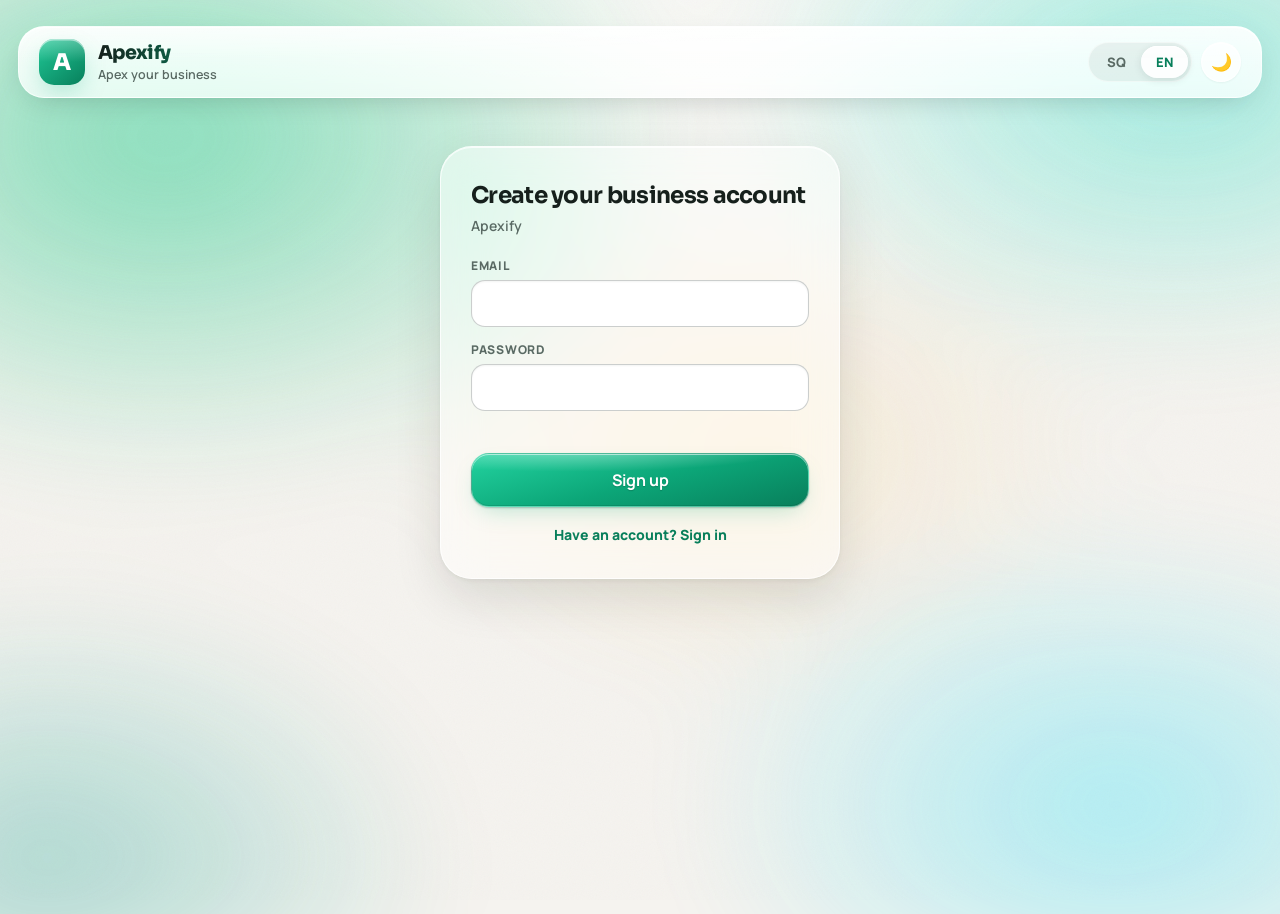
<file: app.html>
<!DOCTYPE html>
<html lang="sq">
<head>
<meta charset="UTF-8">
<meta name="viewport" content="width=device-width, initial-scale=1.0, viewport-fit=cover">
<meta name="apple-mobile-web-app-capable" content="yes">
<meta name="apple-mobile-web-app-status-bar-style" content="default">
<meta name="apple-mobile-web-app-title" content="Apexify">
<meta name="mobile-web-app-capable" content="yes">
<link rel="apple-touch-icon" href="apple-touch-icon.png">
<script>(function(){try{var t=localStorage.getItem('ob-theme');if(!t)t=(window.matchMedia&&matchMedia('(prefers-color-scheme: dark)').matches)?'dark':'light';document.documentElement.setAttribute('data-theme',t);}catch(e){}})();</script>
<script src="v.js" defer></script>
<title>Apexify — Hyr</title>
<meta name="robots" content="noindex, nofollow">
<meta name="description" content="Apexify — paneli i biznesit tënd. Hyr ose krijo llogarinë.">
<link rel="icon" href="icon.svg" type="image/svg+xml">
<link rel="manifest" href="manifest.json">
<meta name="theme-color" content="#0ca678">
<link rel="preconnect" href="https://mhbrhrsjlxluxvwjhcne.supabase.co" crossorigin>
<!-- supabase-js mbahet BRENDA faqes (supabase-js.js) — jo nga esm.sh.
     Arsyeja: importi nga CDN i huaj ishte pikë e vetme dështimi — bllokues
     reklamash (Brave Shields), rrjet i dobët, ose rënie e CDN-së → moduli
     vdiste para rreshtit të parë dhe paneli dilte FAQE BOSH. -->
<link rel="preload" href="fonts/manrope-latin.woff2" as="font" type="font/woff2" crossorigin>
<link rel="preload" href="fonts/sora-latin.woff2" as="font" type="font/woff2" crossorigin>
<link rel="stylesheet" href="style.css?v=188">
<link rel="modulepreload" href="config.js?v=188">
<link rel="modulepreload" href="optima-app.js?v=188">
<style>
  /* Pamje auth + onboarding (përdorin sistemin "Milk Glass") */
  .auth-wrap { max-width: 440px; margin: 60px auto; padding: 0 20px; }
  .auth-card {
    background: var(--glass); backdrop-filter: blur(20px) saturate(1.6);
    -webkit-backdrop-filter: blur(20px) saturate(1.6);
    border: 1px solid var(--glass-edge); border-radius: var(--r-xl);
    box-shadow: var(--shadow-float); padding: 34px 30px;
  }
  .auth-card h1 { font-family: var(--font-display); font-size: 23px; letter-spacing: -.03em; margin-bottom: 6px; }
  .auth-card .lead { color: var(--ink-soft); font-weight: 600; font-size: 14px; margin-bottom: 22px; }
  .auth-card label { display: block; font-weight: 800; font-size: 12px; text-transform: uppercase;
    letter-spacing: .06em; color: var(--ink-soft); margin: 14px 0 6px; }
  .auth-card input {
    width: 100%; border: 1px solid var(--field-border); background: var(--field-bg); color: var(--ink);
    border-radius: var(--r-sm); padding: 12px 14px; font-family: var(--font-body); font-size: 15px;
    font-weight: 600; outline: none;
    transition: border .15s, box-shadow .15s;
  }
  .auth-card input:focus { border-color: var(--accent); box-shadow: 0 0 0 3.5px var(--accent-soft); }
  .auth-error { font-size: 13.5px; font-weight: 700; color: var(--red); margin-top: 14px; min-height: 18px; line-height: 1.4; }
  .auth-toggle { display: block; width: 100%; text-align: center; margin-top: 18px;
    background: none; border: none; color: var(--accent-deep); font-family: var(--font-body);
    font-weight: 800; font-size: 14px; cursor: pointer; }
  .onboard-wrap { max-width: 600px; margin: 36px auto; padding: 0 18px; }
  .onboard-card { background: var(--glass); backdrop-filter: blur(20px) saturate(1.6);
    -webkit-backdrop-filter: blur(20px) saturate(1.6); border: 1px solid var(--glass-edge);
    border-radius: var(--r-xl); box-shadow: var(--shadow-float); padding: 30px; }
  .app-shell { max-width: 760px; margin: 24px auto; padding: 0 18px; }
  .onboard-actions { display: flex; gap: 10px; align-items: center; margin-top: 6px; }
  .onboard-actions .btn.primary { flex: 1; }

  /* ⚡ FAZA 3 — xhami pa lag në telefon (si v108 për panelin): blur më i lehtë vetëm në prekje */
  @media (pointer: coarse) {
    .auth-card, .onboard-card { -webkit-backdrop-filter: blur(16px) saturate(1.5); backdrop-filter: blur(16px) saturate(1.5); }
  }
  /* "Më pak transparencë" nga sistemi (a11y) → karta opake, zero blur */
  @media (prefers-reduced-transparency: reduce) {
    .auth-card, .onboard-card { -webkit-backdrop-filter: none; backdrop-filter: none; background: rgba(255,255,255,.97); }
    :root[data-theme="dark"] .auth-card, :root[data-theme="dark"] .onboard-card { background: rgba(16,24,21,.97); }
  }
</style>
</head>
<body>

<header class="topbar">
  <a class="brand" href="index.html" style="text-decoration:none;color:inherit">
    <div class="brand-logo">A</div>
    <div>
      <div class="brand-name">Apexify</div>
      <div class="brand-tag">Apex your business</div>
    </div>
  </a>
  <div class="topbar-actions">
    <div class="lang-switch" id="langSwitch">
      <button data-l="sq">SQ</button>
      <button data-l="en">EN</button>
    </div>
    <button class="theme-toggle" id="themeToggle" type="button" aria-label="Ndrysho temën" title="Temë e errët / e çelët">🌙</button>
    <button class="btn ghost" id="btnLogout" data-t="logout" hidden>Dil</button>
  </div>
</header>

<!-- ============ PAMJA 1: AUTH ============ -->
<section class="auth-wrap" id="authView" hidden>
  <div class="auth-card">
    <h1 id="authTitle">Krijo llogarinë e biznesit</h1>
    <div class="lead">Apexify</div>
    <form id="authForm" autocomplete="on">
      <label data-t="email">Email</label>
      <input type="email" id="authEmail" autocomplete="email" required>
      <label data-t="password">Fjalëkalimi</label>
      <input type="password" id="authPassword" autocomplete="current-password" minlength="6" required>
      <div class="auth-error" id="authError"></div>
      <button type="submit" class="btn primary big" id="authSubmit">Regjistrohu</button>
    </form>
    <button class="auth-toggle" id="authToggle">Ke llogari? Hyr</button>
    <div id="mfaBox" hidden>
      <h1 data-t="mfaGateT" style="font-family:var(--font-display);font-size:20px;margin-bottom:6px">🔐 Verifikimi 2FA</h1>
      <p class="lead" data-t="mfaGateD">Shkruaj kodin 6-shifror nga aplikacioni yt i verifikimit (Google Authenticator etj.)</p>
      <label data-t="mfaCodeLbl">Kodi</label>
      <input type="text" id="mfaCode" inputmode="numeric" autocomplete="one-time-code" maxlength="6" placeholder="123456">
      <div class="auth-error" id="mfaErr"></div>
      <button type="button" class="btn primary big" id="mfaGo" data-t="mfaGo" style="width:100%">Vazhdo →</button>
    </div>
  </div>
</section>

<!-- ============ PAMJA 2: ONBOARDING ============ -->
<section class="onboard-wrap" id="onboardView" hidden>
  <div class="onboard-card">
    <div class="modal-head">
      <h2 data-t="obTitle">Krijo biznesin tënd</h2>
      <p data-t="obSub">Gati për klientë në nën 5 minuta.</p>
    </div>
    <label class="field"><span data-t="obType">Lloji i biznesit</span><select id="obType"></select></label>
    <label class="field"><span data-t="obModeLbl">Si punon biznesi?</span>
      <select id="obMode">
        <option value="appointments" data-t="obModeAppt">📅 Bëj takime</option>
        <option value="inquiry" data-t="obModeInquiry">🛒 Marr porosi/kërkesa</option>
        <option value="both" data-t="obModeBoth">🔀 Të dyja (takime + porosi)</option>
      </select>
    </label>
    <label class="field"><span data-t="obName">Emri i biznesit</span><input type="text" id="obName" maxlength="40"></label>
    <label class="field"><span data-t="obAddress">Adresa</span><input type="text" id="obAddress" maxlength="60"></label>
    <div class="field">
      <span data-t="obServices">Shërbimet (emri, minutat, çmimi)</span>
      <div id="obServices"></div>
      <button class="btn ghost small" id="obAddService" type="button" data-t="addService">+ Shto shërbim</button>
    </div>
    <div class="field">
      <span data-t="obHours">Orari i punës</span>
      <div class="hours-grid" id="obHours"></div>
    </div>
    <div class="onboard-actions">
      <button class="btn ghost" id="obBack" type="button" hidden data-t="obBack">← Kthehu</button>
      <button class="btn primary big" id="obFinish" data-t="obFinish">Përfundo — jam gati ✓</button>
    </div>
  </div>
</section>

<!-- ============ PAMJA 3: PANELI ============ -->
<section class="app-shell" id="appView" hidden>
  <div class="panel-col" style="min-height:0">
    <div class="panel-head">
      <div>
        <h2 id="bizName">Paneli</h2>
        <div class="panel-status"><span class="dot"></span><span data-t="aiActive">AI aktiv · 24/7</span></div>
      </div>
      <div class="panel-head-right">
        <select id="bizSwitch" class="biz-switch" hidden aria-label="Biznesi"></select>
        <button class="btn ghost small" id="btnAddBiz" type="button" data-t="addBiz">+ Biznes</button>
      </div>
    </div>

    <div class="panel-body">
    <aside class="sidebar" id="sidebar">
    <div class="sidebar-mhead"><span data-t="menuTitle">Menu</span><button type="button" id="sidebarClose" aria-label="Mbyll">✕</button></div>
    <nav class="tabs" aria-label="Menu kryesore">
      <div class="nav-group" data-t="grpDaily">Përdor çdo ditë</div>
      <button class="tab active" data-tab="stats" data-t="tabStat">🏠 Përmbledhje</button>
      <button class="tab" data-tab="inbox" data-t="tabInbox">💬 Bisedat AI</button>
      <button class="tab" data-tab="tryai" data-t="tabTryAi">🧪 Provo AI-në</button>
      <button class="tab" data-tab="calendar" data-t="tabCal">📅 Kalendari</button>
      <button class="tab" data-tab="appointments" data-t="tabAppt">📋 Takimet</button>
      <button class="tab" data-tab="orders" data-t="tabOrders">🧾 Porositë</button>
      <button class="tab" data-tab="leads" data-t="tabLeads">📥 Kërkesa</button>
      <button class="tab" data-tab="waitlist" data-t="tabWait">⏳ Lista e pritjes</button>
      <button class="tab" data-tab="blocks" data-t="tabBlock">⛔ Bllokime</button>
      <button class="tab" data-tab="customers" data-t="tabCustomers">👤 Klientët</button>
      <button class="tab" data-tab="reports" data-t="tabReports">📈 Raporte</button>
      <div class="nav-group" data-t="grpSetup">Rregullo një herë</div>
      <button class="tab" data-tab="config" data-t="tabConfig">🚀 Konfigurimi</button>
      <button class="tab" data-tab="catalog" data-t="tabCatalog">📦 Çfarë ofroj</button>
      <button class="tab" data-tab="general" data-t="tabGeneral">🏢 Profili & orari</button>
      <button class="tab" data-tab="staff" data-t="tabStaff">👥 Stafi</button>
      <button class="tab" data-tab="settings" data-t="tabSettings">⚙️ Cilësime</button>
      <button class="tab" data-tab="activity" data-t="tabActivity">🔔 Aktiviteti</button>
    </nav>
    </aside>
    <div class="panel-content">

    <div class="tab-pane" id="pane-general">
      <p class="pane-desc" data-t="generalDesc">Info-ja e kompanisë tënde — plotësoje gjithçka këtu, pastaj kliko Ruaj.</p>
      <div class="settings-block">
        <h3 class="set-h" data-t="setBizH">🏢 Biznesi</h3>

        <div class="gen-section">
          <h4 class="gen-h" data-t="secIdentity">👤 Identiteti & kontakti</h4>
          <div class="gen-grid">
            <label class="gen-f"><span data-t="genName">Emri i biznesit</span><input type="text" id="setName" maxlength="60"></label>
            <label class="gen-f"><span data-t="genAddr">Adresa / Lokacioni</span><input type="text" id="setAddress" maxlength="80" placeholder="Adresa ose 'Online'"></label>
            <label class="gen-f"><span data-t="cityLbl">Qyteti</span><input type="text" id="bizCity" maxlength="40"></label>
            <label class="gen-f"><span data-t="phoneLbl">Telefoni / kontakti</span><input type="text" id="bizPhone" maxlength="40" placeholder="+355 6X XXX XXXX"></label>
            <label class="gen-f"><span data-t="emailLbl">Email</span><input type="email" id="bizEmail" maxlength="60" placeholder="biznesi@email.com"></label>
            <label class="gen-f"><span data-t="websiteLbl">Website</span><input type="text" id="bizWebsite" maxlength="80" placeholder="https://..."></label>
            <label class="gen-f"><span data-t="instaLbl">Instagram</span><input type="text" id="bizInstagram" maxlength="50" placeholder="@emri"></label>
          </div>
        </div>

        <div class="gen-section">
          <h4 class="gen-h" data-t="secConfig">⚙️ Konfigurimi</h4>
          <div class="gen-grid">
            <label class="gen-f"><span data-t="genMode">Mënyra e biznesit</span>
              <select id="bizMode">
                <option value="appointments" data-t="obModeAppt">📅 Bëj takime</option>
                <option value="inquiry" data-t="obModeInquiry">🛒 Marr porosi/kërkesa</option>
                <option value="both" data-t="obModeBoth">🔀 Të dyja (takime + porosi)</option>
              </select>
            </label>
            <label class="gen-f"><span data-t="genCurrency">Monedha</span>
              <select id="bizCurrency">
                <option value="EUR">€ EUR — Euro</option>
                <option value="USD">$ USD — US Dollar</option>
                <option value="GBP">£ GBP — British Pound</option>
                <option value="ALL">L ALL — Lek (Shqipëri)</option>
                <option value="CHF">CHF — Swiss Franc</option>
                <option value="CAD">$ CAD — Canadian Dollar</option>
                <option value="AUD">$ AUD — Australian Dollar</option>
                <option value="NZD">$ NZD — New Zealand Dollar</option>
                <option value="AED">AED — UAE Dirham</option>
                <option value="SAR">SAR — Saudi Riyal</option>
                <option value="QAR">QAR — Qatari Riyal</option>
                <option value="KWD">KWD — Kuwaiti Dinar</option>
                <option value="BHD">BHD — Bahraini Dinar</option>
                <option value="OMR">OMR — Omani Rial</option>
                <option value="JOD">JOD — Jordanian Dinar</option>
                <option value="TRY">₺ TRY — Turkish Lira</option>
                <option value="RSD">RSD — Serbian Dinar</option>
                <option value="MKD">MKD — Macedonian Denar</option>
                <option value="BAM">BAM — Bosnia Mark</option>
                <option value="RON">RON — Romanian Leu</option>
                <option value="BGN">лв BGN — Bulgarian Lev</option>
                <option value="MDL">MDL — Moldovan Leu</option>
                <option value="UAH">₴ UAH — Ukrainian Hryvnia</option>
                <option value="RUB">₽ RUB — Russian Ruble</option>
                <option value="PLN">zł PLN — Polish Zloty</option>
                <option value="CZK">Kč CZK — Czech Koruna</option>
                <option value="HUF">Ft HUF — Hungarian Forint</option>
                <option value="SEK">kr SEK — Swedish Krona</option>
                <option value="NOK">kr NOK — Norwegian Krone</option>
                <option value="DKK">kr DKK — Danish Krone</option>
                <option value="ISK">kr ISK — Icelandic Króna</option>
                <option value="INR">₹ INR — Indian Rupee</option>
                <option value="PKR">₨ PKR — Pakistani Rupee</option>
                <option value="BDT">৳ BDT — Bangladeshi Taka</option>
                <option value="LKR">LKR — Sri Lankan Rupee</option>
                <option value="NPR">NPR — Nepalese Rupee</option>
                <option value="JPY">¥ JPY — Japanese Yen</option>
                <option value="CNY">¥ CNY — Chinese Yuan</option>
                <option value="KRW">₩ KRW — South Korean Won</option>
                <option value="HKD">$ HKD — Hong Kong Dollar</option>
                <option value="TWD">$ TWD — Taiwan Dollar</option>
                <option value="SGD">$ SGD — Singapore Dollar</option>
                <option value="MYR">RM MYR — Malaysian Ringgit</option>
                <option value="THB">฿ THB — Thai Baht</option>
                <option value="IDR">Rp IDR — Indonesian Rupiah</option>
                <option value="PHP">₱ PHP — Philippine Peso</option>
                <option value="VND">₫ VND — Vietnamese Dong</option>
                <option value="KZT">₸ KZT — Kazakh Tenge</option>
                <option value="UZS">UZS — Uzbek Som</option>
                <option value="AZN">₼ AZN — Azerbaijani Manat</option>
                <option value="GEL">₾ GEL — Georgian Lari</option>
                <option value="AMD">֏ AMD — Armenian Dram</option>
                <option value="ZAR">R ZAR — South African Rand</option>
                <option value="NGN">₦ NGN — Nigerian Naira</option>
                <option value="EGP">EGP — Egyptian Pound</option>
                <option value="MAD">MAD — Moroccan Dirham</option>
                <option value="DZD">DZD — Algerian Dinar</option>
                <option value="TND">TND — Tunisian Dinar</option>
                <option value="KES">KES — Kenyan Shilling</option>
                <option value="GHS">₵ GHS — Ghanaian Cedi</option>
                <option value="XOF">XOF — West African Franc</option>
                <option value="XAF">XAF — Central African Franc</option>
                <option value="ETB">ETB — Ethiopian Birr</option>
                <option value="BRL">R$ BRL — Brazilian Real</option>
                <option value="MXN">$ MXN — Mexican Peso</option>
                <option value="ARS">$ ARS — Argentine Peso</option>
                <option value="CLP">$ CLP — Chilean Peso</option>
                <option value="COP">$ COP — Colombian Peso</option>
                <option value="PEN">PEN — Peruvian Sol</option>
                <option value="UYU">$ UYU — Uruguayan Peso</option>
                <option value="BOB">BOB — Bolivian Boliviano</option>
              </select>
            </label>
          </div>
          <label class="commerce-toggle" style="margin-top:10px"><input type="checkbox" id="commerceOn"> <span data-t="commerceOnLbl">Aktivizo katalogun, porositë & raportet (tregti)</span></label>
          <label class="commerce-toggle" style="margin-top:10px"><input type="checkbox" id="profitOnChk"> <span data-t="profitOnLbl">💰 Llogarit fitimin & marzhet (kërkon koston)</span></label>
          <label class="commerce-toggle" style="margin-top:10px"><input type="checkbox" id="approveChk"> <span data-t="approveLbl">🛡️ Mirato vetë prenotimet (AI propozon → ti aprovon te Takimet)</span></label>
          <!-- Çelësi i ndalimit: kontrolli i sigurisë që pronari duhet ta ndiejë në dorë -->
          <div class="ai-kill" id="aiKillBox">
            <label class="commerce-toggle"><input type="checkbox" id="aiOffChk"> <span data-t="aiOffLbl">🔕 Ndalo AI-në përkohësisht</span></label>
            <p class="ai-kill-hint" data-t="aiOffHint">Klientët marrin: „Do t'ju kthehemi personalisht shumë shpejt" — dhe ti njoftohesh për çdo mesazh. Asnjë klient nuk humbet. Nga telefoni: shkruaj <b>/off</b> ose <b>/on</b> te bot-i i njoftimeve.</p>
          </div>
          <div class="gen-f gen-full exp-field" id="fixedCostField" style="margin-top:10px" hidden>
            <span data-t="fixedLbl">Shpenzime mujore fikse (qira, rroga…) — opsionale</span>
            <p class="exp-hint" data-t="fixedHint">Shtoji një nga një: rroga e secilit punëtor, qira, drita, interneti… emërtoji si të duash. AI ua zbret nga fitimi.</p>
            <div id="fixedCostList" class="exp-list"></div>
            <div class="exp-foot">
              <button type="button" class="btn-round" id="addFixedCost" aria-label="Shto shpenzim"><span>+</span></button>
              <span class="exp-add-lbl" data-t="addExpense">Shto shpenzim</span>
              <span class="exp-total" id="fixedCostTotal"></span>
            </div>
          </div>
        </div>

        <div class="gen-section">
          <h4 class="gen-h" data-t="secDesc">📝 Përshkrimi</h4>
          <label class="gen-f gen-full"><span data-t="aboutLbl">Përshkrimi i biznesit (çfarë ofron — e përdor edhe AI)</span><textarea id="bizAbout" rows="3" maxlength="600" data-t-ph="aboutPh" placeholder="P.sh. Parfumeri në Tiranë — parfume origjinale 50ml & 100ml, dorëzim 24h. Hapur 9-19…"></textarea></label>
        </div>

        <div style="margin-top:4px"><button class="btn primary" id="saveGeneral" data-t="saveAllBtn">💾 Ruaj gjithçka</button></div>
      </div>

      <div class="settings-block" id="setHoursBlock">
        <h3 class="set-h" data-t="setHoursH">⏰ Orari i punës</h3>
        <div class="hours-grid" id="setHours"></div>
        <button class="btn primary small" id="saveHours" data-t="saveHoursBtn" style="margin-top:10px">Ruaj orarin</button>
      </div>

      <div class="settings-block danger-zone" id="dangerZone" hidden>
        <h3 class="set-h" data-t="dangerH">⚠️ Zona e rrezikut</h3>
        <p class="pane-desc" data-t="dangerDesc">Fshirja heq përgjithmonë biznesin dhe të gjitha të dhënat e tij (shërbime, takime, porosi, klientë). S'kthehet mbrapsht.</p>
        <button class="btn ghost danger" id="btnDeleteBiz" type="button" data-t="deleteBiz">🗑 Fshi këtë biznes</button>
      </div>
    </div>

    <div class="tab-pane" id="pane-calendar">
      <div class="cal-controls">
        <button class="btn small" id="calPrev">‹</button>
        <div class="cal-date" id="calLabel"></div>
        <button class="btn small" id="calNext">›</button>
        <button class="btn small ghost" id="calToday" data-t="today">Sot</button>
        <select id="calStaff" class="cal-staff" hidden></select>
      </div>
      <div class="timeline" id="timeline"></div>
    </div>

    <div class="tab-pane" id="pane-appointments">
      <div class="pane-toolbar"><button class="btn primary small" id="btnAddAppt" data-t="addManual">+ Shto takim manual</button></div>
      <div class="appt-list" id="apptList"></div>
    </div>

    <div class="tab-pane" id="pane-blocks">
      <p class="pane-desc" data-t="blockDesc">Blloko orare kur s'punon.</p>
      <form class="block-form" id="blockForm">
        <input type="date" id="blockDate" required>
        <input type="time" id="blockFrom" required step="1800">
        <input type="time" id="blockTo" required step="1800">
        <input type="text" id="blockReason" data-t-ph="reasonPh" placeholder="Arsyeja (opsionale)" maxlength="40">
        <button class="btn primary small" type="submit" data-t="blockBtn">Blloko</button>
      </form>
      <div class="block-list" id="blockList"></div>
    </div>

    <div class="tab-pane" id="pane-config">
      <p class="pane-desc" data-t="configDesc">Vendi i vetëm për ta rregulluar biznesin — hapat kryesorë në një vend. Plotësoji një herë; pastaj Apexify merret me klientët.</p>
      <div class="cfg-progress"><div class="cfg-bar" id="cfgBar"></div></div>
      <div class="cfg-hub" id="cfgHub"></div>
    </div>

    <div class="tab-pane active" id="pane-stats">

      <!-- LINQET PËR KLIENTËT — gjëja e parë që i duhet çdo biznesi, dhe deri tani
           ishte e fshehur: faqja publike ishte poshtë te Cilësimet, kurse linku i
           Telegram-it ishte i palosur brenda një seksioni që dukej si lodër
           ("provoje shpejt"). Pronari s'kishte si ta dinte se e kishte. -->
      <div class="share-box" id="shareBox">
        <div class="share-h">
          <h3 data-t="shareH">📣 Linqet e tua për klientët</h3>
          <p data-t="shareSub">Këto i jep klientëve. Punojnë që tani.</p>
        </div>

        <!-- NJË LINK, jo dy. Ky është i vetmi që i duhet biznesit: klientët
             pyesin këtu, ti përgjigjesh këtu, dhe je ti vetë me pushtete shtesë. -->
        <div class="share-row main" id="shareTgRow" hidden>
          <div class="share-i">💬</div>
          <div class="share-t">
            <strong><span data-t="shareTgH">Linku yt</span> <em class="share-tag" data-t="shareMain">KY U JEP KLIENTËVE</em></strong>
            <span data-t="shareTgD">Klienti hap linkun dhe pyet — me tekst, me zë, ose me foto. AI-ja përgjigjet 24/7 dhe merr rezervimet.</span>
            <input type="text" id="shareTgLink" readonly>
          </div>
          <div class="share-b">
            <button class="btn small primary" id="shareTgCopy" type="button" data-t="copyLink">Kopjo</button>
            <a class="btn small" id="shareTgOpen" target="_blank" rel="noopener" data-t="openLink">Hap ↗</a>
          </div>
        </div>

        <details class="share-more">
          <summary data-t="shareAlsoH">Ke edhe një faqe rezervimesh (opsionale)</summary>
          <div class="share-row">
            <div class="share-i">🌐</div>
            <div class="share-t">
              <span data-t="sharePubD">Për ata që s'kanë Telegram — rezervojnë vetë, pa bisedë. Vëre në bio të Instagram-it.</span>
              <input type="text" id="sharePubLink" readonly>
            </div>
            <div class="share-b">
              <button class="btn small" id="sharePubCopy" type="button" data-t="copyLink">Kopjo</button>
              <a class="btn small" id="sharePubOpen" target="_blank" rel="noopener" data-t="openLink">Hap ↗</a>
            </div>
          </div>
        </details>

        <p class="share-foot" data-t="shareFoot">💡 Ti vetë shkruan te i njëjti link — të njeh si pronar. Shkruaj <b>/admin</b> për komandat.</p>
      </div>

      <div id="todayBox"></div>
      <!-- Fitimi fantazmë: paratë që AI-ja solli kur biznesi ishte i mbyllur -->
      <div id="ghostBox"></div>
      <!-- Raporti javor i vlerës: çfarë bëri punonjësi AI për ty këtë javë -->
      <div id="weeklyBox"></div>
      <div id="insightsBox" class="stagger"></div>
      <div class="stats-grid stagger" id="statsGrid"></div>
    </div>

    <!-- BANKA E PROVËS — pronari e provon AI-në VETË.
         Pa këtë ai s'kishte asnjë rrugë: nga telefoni i vet njihet si PRONAR
         (mesazhet s'shkojnë te AI-ja), dhe "Provo AI-në" ishte kod i vdekur —
         pamja mungonte, ndërsa bot-i i thoshte ta hapte. -->
    <div class="tab-pane" id="pane-tryai">
      <p class="pane-desc" data-t="tryDesc">Bisedo me AI-në tënde pikërisht si klienti. Dërgo edhe foto — provoje si dikush që kap screenshot nga reklama dhe pyet "a e ke këtë?". Asgjë nuk ruhet: pa rezervime, pa porosi, pa njoftime.</p>
      <div class="try-wrap">
        <div class="try-msgs" id="tryMsgs" aria-live="polite"></div>
        <div class="try-file" id="tryFile" hidden>
          <img id="tryThumb" alt="">
          <span id="tryFileName"></span>
          <button type="button" id="tryFileX" aria-label="Hiq foton">✕</button>
        </div>
        <div class="try-bar">
          <input type="file" id="tryPick" accept="image/*" hidden>
          <button type="button" class="try-clip" id="tryClip" data-t-title="tryPhoto" title="Bashkëngjit foto">📎</button>
          <input type="text" id="tryInput" maxlength="500" data-t-ph="tryPh" placeholder="Shkruaj si klienti… (p.sh. a e ke këtë?)">
          <button type="button" class="btn primary" id="trySend" data-t="trySendBtn">Dërgo</button>
        </div>
        <div class="try-foot">
          <button type="button" class="btn ghost small" id="tryReset" data-t="tryReset">↺ Fillo nga e para</button>
          <span class="try-note" id="tryNote"></span>
        </div>
      </div>
    </div>

    <div class="tab-pane" id="pane-inbox">
      <p class="pane-desc" data-t="inboxDesc">Çdo bisedë e AI-së me klientët — lexo fijet e plota, kërko, filtro sipas kanalit.</p>

      <!-- SI PO PUNON PUNONJËSI YT AI — të dhënat mblidheshin prej muajsh dhe s'i shihte askush -->
      <div id="aiPerfBox"></div>

      <!-- RRETHI I MËSIMIT: pyetjet që AI s'i përgjigji dot → përgjigju një herë → i di përgjithmonë -->
      <div class="aiq-block" id="aiqBlock" hidden>
        <div class="aiq-head">
          <h3>❓ <span data-t="aiqTitle">Pyetje pa përgjigje</span> <span class="aiq-count" id="aiqCount" hidden></span></h3>
          <button class="btn small ghost" id="aiqAdd" type="button" data-t="aiqAddBtn">+ Shto pyetje-përgjigje</button>
        </div>
        <p class="aiq-hint" data-t="aiqHint">Klientët pyetën këto dhe AI s'kishte përgjigjen. Përgjigju NJË herë — AI e mëson përgjithmonë.</p>
        <div id="aiqNew" class="aiq-new" hidden>
          <input type="text" id="aiqNewQ" maxlength="300" data-t-ph="aiqQPh" placeholder="Pyetja (si do ta bënte klienti)…">
          <input type="text" id="aiqNewA" maxlength="600" data-t-ph="aiqAnswerPh" placeholder="Përgjigja që duhet të japë AI…">
          <div class="aiq-new-actions">
            <button class="btn small primary" id="aiqNewSave" type="button" data-t="aiqSave">Mësoje AI-në</button>
            <button class="btn small ghost" id="aiqNewCancel" type="button" data-t="cancel">Anulo</button>
          </div>
        </div>
        <div id="aiqList"></div>
        <details class="aiq-learned" id="aiqLearnedBox" hidden>
          <summary>✅ <span data-t="aiqLearned">Të mësuara</span> (<span id="aiqLearnedN">0</span>)</summary>
          <div id="aiqLearnedList"></div>
        </details>
      </div>

      <div class="inbox-stats" id="inboxStats"></div>
      <div class="inbox-tools">
        <input type="text" id="inboxSearch" data-t-ph="inboxSearchPh" placeholder="Kërko në biseda…">
        <select id="inboxChannel" class="cal-staff">
          <option value="" data-t="inboxAll">Të gjitha kanalet</option>
          <option value="telegram">Telegram</option>
          <option value="whatsapp">WhatsApp</option>
          <option value="demo">Web</option>
        </select>
      </div>
      <div class="inbox-list stagger" id="inboxList"></div>
    </div>

    <div class="tab-pane" id="pane-waitlist">
      <p class="pane-desc" data-t="waitDesc">Klientët që presin një orar. AI i lajmëron vetë kur lirohet.</p>
      <div class="block-list" id="waitList"></div>
    </div>

    <div class="tab-pane" id="pane-leads">
      <p class="pane-desc" data-t="leadsDesc">Kërkesat/porositë e klientëve (për biznese pa takime). AI i merr vetë 24/7.</p>
      <div class="block-list" id="leadsList"></div>
    </div>

    <div class="tab-pane" id="pane-staff">
      <p class="pane-desc" data-t="staffDesc">Shto staf dhe lokacione. Çdo person pret klientë paralelisht në të njëjtën orë.</p>
      <form class="staff-form" id="locForm">
        <input type="text" id="locName" data-t-ph="locNamePh" placeholder="Emri i lokacionit" maxlength="40" required>
        <input type="text" id="locAddr" data-t-ph="locAddrPh" placeholder="Adresa (opsionale)" maxlength="60">
        <button class="btn primary small" type="submit" data-t="addLoc">+ Lokacion</button>
      </form>
      <div class="block-list" id="locList"></div>
      <form class="staff-form" id="staffForm">
        <input type="text" id="staffName" data-t-ph="staffNamePh" placeholder="Emri i personit" maxlength="40" required>
        <input type="text" id="staffRole" data-t-ph="staffRolePh" placeholder="Roli (p.sh. specialist)" maxlength="30">
        <select id="staffLoc"></select>
        <button class="btn primary small" type="submit" data-t="addStaff">+ Staf</button>
      </form>
      <div class="block-list" id="staffList"></div>
    </div>

    <div class="tab-pane" id="pane-customers">
      <p class="pane-desc" data-t="customersDesc">Klientët e tu, vizitat dhe të ardhurat — të mbledhura vetë nga AI.</p>
      <div class="settings-input" style="margin-bottom:14px">
        <input type="text" id="custSearch" data-t-ph="searchPh" placeholder="Kërko klient…">
      </div>
      <div class="block-list" id="customerList"></div>
    </div>

    <div class="tab-pane" id="pane-catalog">
      <p class="pane-desc" data-t="catalogDesc">Vendi i vetëm për gjithçka që ofron — shërbime & produkte: çmim, kosto, kohëzgjatje, prenotim, stok, njësi dhe çmime sipas sasisë (shumicë/pakicë).</p>
      <div class="pane-toolbar">
        <button class="btn primary small" id="btnAddItem" data-t="addItem">+ Shto artikull</button>
        <button class="btn small" id="btnImport" type="button" data-t="impBtn">📥 Ngarko listën</button>
        <input type="text" id="catSearch" class="cat-search" data-t-ph="catSearchPh" placeholder="Kërko në katalog…">
      </div>
      <div class="block-list" id="catalogList"></div>

      <div class="settings-block" id="catFieldsBlock" style="margin-top:20px">
        <h3 class="set-h" data-t="setFieldsH">🧩 Fushat e katalogut (fik ato që s'të duhen)</h3>
        <p class="pane-desc" data-t="fieldsDesc">Çdo gjë është ndezur si parazgjedhje. Fik çfarë s'të duhet — paneli bëhet vetëm i yti.</p>
        <div class="field-toggles">
          <label class="commerce-toggle"><input type="checkbox" id="cfgDesc" checked> <span data-t="cfgDescLbl">Përshkrimi</span></label>
          <label class="commerce-toggle"><input type="checkbox" id="cfgUnit" checked> <span data-t="cfgUnitLbl">Njësia</span></label>
          <label class="commerce-toggle"><input type="checkbox" id="cfgStock" checked> <span data-t="cfgStockLbl">Stoku</span></label>
          <label class="commerce-toggle"><input type="checkbox" id="cfgSku" checked> <span data-t="cfgSkuLbl">Kodi (SKU)</span></label>
          <label class="commerce-toggle"><input type="checkbox" id="cfgTiers" checked> <span data-t="cfgTiersLbl">Çmime shumice</span></label>
        </div>
        <div class="field-toggles" style="margin-top:10px">
          <label class="commerce-toggle"><input type="checkbox" id="cfgVolatile"> <span data-t="cfgVolatileLbl">📈 Çmimet ndryshojnë shpesh</span></label>
        </div>
        <p class="pane-desc" data-t="cfgVolatileHint" style="margin-top:6px">Për tregti (telefona, parfume…): AI-ja jep çmim vetëm nëse është freskuar 7 ditët e fundit — përndryshe konfirmon artikullin, merr kontaktin e klientit dhe të pyet ty. Freskimi: ri-import i listës, ose në Telegram — një artikull: iPhone 15 = 430 · gjithë familja: iphone 17 = -10% · gjithë katalogu: * = +5%. Çmimi 0 = "me kërkesë" (punë me porosi): AI s'thotë kurrë numër, merr kërkesën + kontaktin dhe ti çon ofertën.</p>
        <button class="btn small primary" id="saveFields" data-t="save" style="margin-top:12px">Ruaj</button>
      </div>
    </div>

    <div class="tab-pane" id="pane-orders">
      <p class="pane-desc" data-t="ordersDesc">Porositë/shitjet e tua — kush, çfarë, sa, çmimi, statusi dhe pagesa. Edhe porosi që zgjasin muaj (me ETA).</p>
      <div class="pane-toolbar">
        <button class="btn primary small" id="btnAddOrder" data-t="addOrder">+ Porosi e re</button>
        <select id="orderFilter" class="cal-staff" style="display:inline-block">
          <option value="open" data-t="filterOpen">Aktive</option>
          <option value="all" data-t="filterAll">Të gjitha</option>
          <option value="new" data-t="stNew">E re</option>
          <option value="confirmed" data-t="stConfirmed">Konfirmuar</option>
          <option value="in_progress" data-t="stInProgress">Në punë</option>
          <option value="shipped" data-t="stShipped">Nisur</option>
          <option value="delivered" data-t="stDelivered">Dorëzuar</option>
          <option value="completed" data-t="stCompleted">Përfunduar</option>
          <option value="cancelled" data-t="stCancelled">Anuluar</option>
        </select>
      </div>
      <div class="block-list" id="ordersList"></div>
    </div>

    <div class="tab-pane" id="pane-reports">
      <p class="pane-desc" data-t="reportsDesc">Raport shitjesh: sa u shit, çfarë, te kush — sipas periudhës që zgjedh.</p>
      <div id="reportsBox"></div>
    </div>

    <div class="tab-pane" id="pane-activity">
      <p class="pane-desc" data-t="activityDesc">Çdo gjë që bën AI: rezervime, anulime, kujtesa, kërkesa — live.</p>
      <div class="block-list" id="activityList"></div>
    </div>

    <div class="tab-pane" id="pane-settings">
      <p class="pane-desc" data-t="settingsDesc">Ndrysho gjithçka kurdo — pa rifilluar.</p>

      <div class="settings-block" id="channelBlock">
        <h3 class="set-h" data-t="setChannelH">🔗 Lidh kanalin (Telegram)</h3>

        <!-- BOT-I I BIZNESIT: rruga e duhur — emri i tij, rreziku i tij i ndarë -->
        <div class="tg-own" id="tgAdv">
          <div class="tg-own-h" data-t="tgOwnH">🤖 Bot me emrin TËND (rekomandohet)</div>
          <p class="pane-desc" data-t="tgOwnD">Klientët do të shohin emrin e biznesit tënd, jo tonin. Dhe bot-i është vetëm i yti — asnjë biznes tjetër s'e prek. 3 minuta, një herë.</p>
          <ol class="tg-steps">
            <li data-t="tgStep1">Hap <b>Telegram</b> → kërko <b>BotFather</b> → hape</li>
            <li data-t="tgStep2">Shkruaj <b>/newbot</b> → dërgo</li>
            <li data-t="tgStep3">Shkruaj emrin e biznesit tënd (p.sh. <i>Auto Blerimi</i>)</li>
            <li data-t="tgStep4">Shkruaj një username që mbaron me <b>bot</b> (p.sh. <i>AutoBlerimiBot</i>)</li>
            <li data-t="tgStep5">Kopjo kodin e gjatë që të jep dhe ngjite poshtë</li>
          </ol>
          <div class="settings-row">
            <label for="tgToken" data-t="tgTokenLbl">Token-i i bot-it Telegram</label>
            <div class="settings-input">
              <input type="text" id="tgToken" placeholder="123456789:ABCdef...">
              <button class="btn small primary" id="saveTgToken" data-t="save">Ruaj</button>
            </div>
          </div>
          <a id="tgWebhook" class="btn small primary" target="_blank" rel="noopener" hidden style="text-decoration:none;margin-top:4px" data-t="tgActivate">⚡ Aktivizo webhook-un ↗</a>
          <p class="pane-desc" data-t="tgOwnLast" style="margin-top:8px">Pas "Aktivizo", ndaje me klientët linkun <b>t.me/emri-i-botit-tënd</b>.</p>
        </div>

        <!-- PROVA E SHPEJTE: bot i perbashket — per ta pare si punon, jo per prodhim -->
        <details class="tg-easy" id="tgEasy">
          <summary data-t="tgEasyH">⚡ Ose provoje shpejt me bot-in tonë (30 sekonda)</summary>
          <p class="pane-desc" data-t="tgEasyD">Për ta parë si punon menjëherë, pa krijuar asgjë. Klientët do të shohin emrin tonë, jo tëndin — ndaj për punë të vërtetë kalo te bot-i yt lart.</p>
          <div class="settings-input">
            <input type="text" id="tgEasyLink" readonly>
            <button class="btn small primary" id="copyTgEasy" type="button" data-t="copyLink">Kopjo</button>
          </div>
        </details>
        <p style="font-size:12.5px;color:var(--ink-soft);font-weight:700;margin-top:14px"><span data-t="bizIdLbl">ID e biznesit (për WhatsApp/Meta):</span> <code id="bizIdVal" class="biz-id"></code></p>
      </div>

      <div class="settings-block">
        <h3 class="set-h" data-t="setPubH">🌐 Faqja publike (link për klientët)</h3>
        <p class="pane-desc" data-t="pubDesc">Ndaje këtë link kudo (bio, WhatsApp, Instagram) — klientët rezervojnë/porosisin vetë, pa bisedë, pa app.</p>
        <div class="settings-input">
          <input type="text" id="pubLink" readonly>
          <button class="btn small primary" id="copyPubLink" data-t="copyLink">Kopjo</button>
          <a class="btn small" id="openPubLink" target="_blank" rel="noopener" data-t="openLink">Hap ↗</a>
          <button class="btn small" id="qrPoster" type="button" data-t="qrPosterBtn">🖨️ Posteri QR</button>
        </div>
        <p class="pane-desc" data-t="qrPosterHint" style="margin-top:8px">Printoje posterin dhe vëre në banak/derë — klientët skanojnë me telefon dhe rezervojnë vetë.</p>
      </div>

      <div class="settings-block" id="pushBlock">
        <h3 class="set-h" data-t="pushH">🔔 Njoftimet në telefon</h3>
        <p class="pane-desc" data-t="pushDesc">Merr "📅 Rezervim i ri" në telefon edhe me panelin TË MBYLLUR — si WhatsApp. Aktivizoje në çdo pajisje që përdor.</p>
        <div class="settings-input">
          <button class="btn small primary" id="pushEnable" type="button" data-t="pushBtn">🔔 Aktivizo në këtë pajisje</button>
          <span class="push-status" id="pushStatus"></span>
        </div>
        <p class="pane-desc" id="pushIosHint" data-t="pushIos" hidden>Në iPhone: së pari shto panelin në ekranin kryesor (Share → Add to Home Screen), pastaj hape prej aty dhe aktivizo.</p>

        <!-- Njoftimet përmes Telegram-it: më të besueshme se push-i në Android ekonomik -->
        <div class="tg-alert" id="tgAlertBlock" hidden>
          <div class="tg-alert-h" data-t="tgAlertH">💬 Ose merr njoftimet në Telegram (më e sigurta — s'vonon kurrë)</div>
          <p class="pane-desc" data-t="tgAlertD">Hap këtë link një herë nga telefoni yt → çdo rezervim/porosi të vjen në Telegram në çast, edhe kur telefoni fle. Ideale për Android.</p>
          <a class="btn small primary" id="tgAlertLink" target="_blank" rel="noopener" data-t="tgAlertBtn">💬 Lidh Telegram-in tim ↗</a>
          <button class="btn small ghost danger" id="tgAlertUnlink" type="button" data-t="tgUnlinkBtn" hidden>Shkëput Telegram-in</button>
          <span class="push-status" id="tgAlertStatus"></span>
          <p class="pane-desc" data-t="tgAlertSec" style="margin-top:8px">🔒 Linku vlen vetëm një herë — pasi lidhesh, ai vdes vetë. Mos e përcill kujt: kush e hap, merr njoftimet dhe mund të ndalojë AI-në ose të ndryshojë çmimet.</p>
        </div>
      </div>

      <div class="settings-block" id="teamBlock" hidden>
        <h3 class="set-h" data-t="teamH">👥 Ekipi (qasja për punonjësit)</h3>
        <p class="pane-desc" data-t="teamDesc">Shto punonjës me email. Kur ata regjistrohen me atë email te Apexify, hyjnë në KËTË biznes. Pa email-e — thjesht thuaju email-in.</p>
        <div class="settings-input">
          <input type="email" id="teamEmail" data-t-ph="teamEmailPh" placeholder="email i punonjësit">
          <select id="teamRole">
            <option value="staff" data-t="roleStaff">Staf</option>
            <option value="manager" data-t="roleManager">Manaxher</option>
          </select>
          <button class="btn small primary" id="addTeam" data-t="addTeamBtn">+ Shto</button>
        </div>
        <div class="block-list" id="teamList" style="margin-top:12px"></div>
      </div>


      <div class="settings-block">
        <h3 class="set-h" data-t="setAiH">AI & Vlerësime</h3>
        <div class="settings-row">
          <label for="aiNotes" data-t="aiNotesLbl">🧠 Info për AI-në</label>
          <p class="pane-desc" data-t="aiNotesHelp" style="margin:2px 0 8px">Shkruaj pyetjet që të bëjnë më shpesh klientët + përgjigjet. AI-ja u përgjigjet vetë me këto. Fillo me një shabllon dhe plotëso kllapat.</p>
          <button class="btn small" id="aiTemplate" type="button" data-t="aiTemplateBtn" style="margin-bottom:8px">📋 Nis me një shabllon</button>
          <div class="settings-input">
            <textarea id="aiNotes" rows="6" data-t-ph="aiNotesPh" placeholder="P.sh. Web 1-3 faqe = 100€, dorëzim ~13 ditë."></textarea>
            <button class="btn small primary" id="saveAiNotes" data-t="save">Ruaj</button>
          </div>
        </div>
        <div class="settings-row" style="display:block">
          <label data-t="aiConvosLbl">💬 Bisedat e AI-së</label>
          <button class="btn small" id="goInbox" type="button" style="margin-top:8px" data-t="goInboxBtn">Hap "Bisedat AI" →</button>
        </div>
        <div class="settings-row">
          <label for="reviewUrl" data-t="reviewUrlLbl">⭐ Linku i vlerësimeve Google</label>
          <div class="settings-input">
            <input type="url" id="reviewUrl" placeholder="https://g.page/r/...">
            <button class="btn small primary" id="saveReviewUrl" data-t="save">Ruaj</button>
          </div>
        </div>
      </div>

      <div class="settings-block">
        <h3 class="set-h" data-t="mfaH">🔐 Siguria — Verifikimi me 2 hapa (2FA)</h3>
        <p class="pane-desc" data-t="mfaDesc">Edhe nëse dikush ta vjedh fjalëkalimin, s'hyn dot pa kodin nga telefoni yt. E rekomanduar fort.</p>
        <div id="mfaStatus"></div>
        <div id="mfaEnrollBox" hidden>
          <p class="pane-desc" data-t="mfaScan">1) Skano këtë QR me Google Authenticator / Authy · 2) Shkruaj kodin 6-shifror më poshtë:</p>
          <div id="mfaQr" style="background:#fff;border-radius:14px;padding:10px;width:190px;margin-bottom:8px"></div>
          <p style="font-size:12px;color:var(--ink-soft);font-weight:700;margin-bottom:10px"><span data-t="mfaSecretLbl">Ose fut me dorë:</span> <code id="mfaSecret" class="biz-id"></code></p>
          <div class="settings-input">
            <input type="text" id="mfaEnrollCode" inputmode="numeric" maxlength="6" data-t-ph="mfaCodePh" placeholder="Kodi 6-shifror">
            <button class="btn small primary" id="mfaConfirmBtn" data-t="mfaConfirm">Aktivizo ✓</button>
          </div>
          <div class="auth-error" id="mfaEnrollErr"></div>
        </div>
      </div>
    </div>
    </div><!-- /panel-content -->
    </div><!-- /panel-body -->
  </div>

  <!-- Veprimi i shpejtë (telefon): shto takim/porosi me një prekje -->
  <button class="fab" id="fab" type="button" aria-label="Shto">+</button>

  <!-- Navigimi për telefon: bar poshtë + sirtar "Më shumë" -->
  <div class="sidebar-backdrop" id="sidebarBackdrop" hidden></div>
  <nav class="botnav" id="botnav" aria-label="Navigim">
    <button type="button" data-go="stats"><span class="bn-i" aria-hidden="true">🏠</span><span class="bn-l" data-t="bnHome">Kreu</span></button>
    <button type="button" data-go="calendar"><span class="bn-i" aria-hidden="true">📅</span><span class="bn-l" data-t="bnCal">Kalendari</span></button>
    <button type="button" data-go="appointments"><span class="bn-i" aria-hidden="true">📋</span><span class="bn-l" data-t="bnAppt">Takimet</span></button>
    <button type="button" data-go="reports"><span class="bn-i" aria-hidden="true">💰</span><span class="bn-l" data-t="bnEcon">Ekonomia</span></button>
    <button type="button" id="botMore" aria-expanded="false" aria-controls="sidebar"><span class="bn-i" aria-hidden="true">☰</span><span class="bn-l" data-t="bnMore">Më shumë</span></button>
  </nav>
</section>

<!-- toast + modal -->
<div class="toast" id="toast" role="status" aria-live="polite"></div>
<!-- Banderola "pa internet" — shfaqet vetëm offline; të dhënat e fundit mbeten të dukshme -->
<div id="netBanner" role="status" aria-live="polite" hidden></div>
<div class="modal-backdrop" id="manModal" role="dialog" aria-modal="true" hidden>
  <div class="modal small-modal">
    <div class="modal-head"><h2 data-t="manTitle">Takim manual</h2></div>
    <label class="field"><span data-t="manClient">Emri i klientit</span><input type="text" id="manClient" maxlength="30"></label>
    <label class="field"><span data-t="manService">Shërbimi</span><select id="manService"></select></label>
    <label class="field" id="manStaffField" hidden><span data-t="manStaff">Stafi</span><select id="manStaff"></select></label>
    <label class="field"><span data-t="manDate">Data</span><input type="date" id="manDate"></label>
    <label class="field"><span data-t="manTime">Ora</span><select id="manTime"></select></label>
    <div class="field-row">
      <label class="field"><span data-t="manRepeat">Përsërit</span>
        <select id="manRepeat">
          <option value="0" data-t="repNone">Pa përsëritje</option>
          <option value="7" data-t="repWeekly">Çdo javë</option>
          <option value="14" data-t="repBiweekly">Çdo 2 javë</option>
          <option value="30" data-t="repMonthly">Çdo muaj</option>
        </select>
      </label>
      <label class="field" id="manTimesField" hidden><span data-t="manTimes">Sa herë</span><input type="number" id="manTimes" min="2" max="52" value="4"></label>
    </div>
    <div class="modal-actions">
      <button class="btn ghost" id="manCancel" data-t="cancel">Anulo</button>
      <button class="btn primary" id="manSave" data-t="save">Ruaj</button>
    </div>
  </div>
</div>

<!-- IMPORTI I KATALOGUT: ngarko Excel/CSV/PDF/foto → AI e lexon → shiko → konfirmo -->
<div class="modal-backdrop" id="impModal" role="dialog" aria-modal="true" hidden>
  <div class="modal imp-modal">
    <div class="modal-head">
      <h2 data-t="impTitle">📥 Ngarko listën e artikujve</h2>
      <p data-t="impSub">Excel (CSV), PDF me tekst, ose thjesht një foto e çmimores. AI e lexon — ti kontrollon — asgjë s'hyn pa konfirmimin tënd.</p>
    </div>

    <!-- Hapi 1: zgjedhja e skedarit -->
    <div id="impPick">
      <label class="imp-drop" for="impFile">
        <span class="imp-drop-ico" aria-hidden="true">📄</span>
        <span data-t="impDrop">Kliko dhe zgjidh skedarin (Excel/CSV, PDF, ose foto)</span>
        <input type="file" id="impFile" accept=".csv,.txt,.xlsx,.xls,.docx,.pdf,image/*" hidden>
      </label>
      <p class="imp-hint" data-t="impHint">Këshillë: nga Excel-i bëj "Save As → CSV" për leximin më të saktë. Fotot punojnë shumë mirë për çmimore të shtypura.</p>
    </div>

    <!-- Hapi 2: duke lexuar -->
    <div id="impBusy" hidden>
      <div class="imp-busy-row"><span class="imp-spin" aria-hidden="true"></span> <span id="impBusyTxt">Duke lexuar…</span></div>
    </div>

    <!-- Hapi 3: pamja paraprake -->
    <div id="impPreview" hidden>
      <div class="imp-stats" id="impStats"></div>
      <div class="imp-warn" id="impWarn" hidden></div>
      <div class="imp-filter" id="impFilter" hidden></div>
      <div class="imp-table-wrap">
        <table class="imp-table" aria-label="Artikujt e lexuar">
          <thead><tr>
            <th data-t="impColName">Emri</th><th data-t="impColPrice">Çmimi</th>
            <th data-t="impColStock">Stoku</th><th data-t="impColSku">Kodi</th><th data-t="impColNote">Shënim</th>
          </tr></thead>
          <tbody id="impRows"></tbody>
        </table>
      </div>
      <div class="modal-actions">
        <button class="btn ghost" id="impCancel" type="button" data-t="cancel">Anulo</button>
        <button class="btn primary" id="impConfirm" type="button" data-t="impConfirm">✓ Fut në katalog</button>
      </div>
    </div>

    <!-- Hapi 4: duke ruajtur -->
    <div id="impSaving" hidden>
      <div class="imp-busy-row"><span class="imp-spin" aria-hidden="true"></span> <span id="impSaveTxt">Duke ruajtur…</span></div>
      <div class="imp-bar"><span id="impBarFill"></span></div>
    </div>
  </div>
</div>

<div class="modal-backdrop" id="itemModal" role="dialog" aria-modal="true" hidden>
  <div class="modal">
    <div class="modal-head"><h2 id="itemTitle">Artikull</h2></div>

    <div class="item-sec">
      <label class="field"><span data-t="itemName">Emri</span><input type="text" id="itemName" maxlength="80" data-t-ph="itemNamePh" placeholder="p.sh. Parfum 'Tobako Mix'"></label>
      <div class="field-row">
        <label class="field"><span data-t="itemKind">Lloji</span>
          <select id="itemKind">
            <option value="service" data-t="kindService">Shërbim</option>
            <option value="product" data-t="kindProduct">Produkt / mall</option>
          </select>
        </label>
        <label class="field"><span data-t="itemPrice">Çmimi</span><input type="number" id="itemPrice" min="0" step="0.01" value="0"></label>
      </div>
      <label class="field" id="fldCost" hidden><span data-t="itemCost">Kosto (për ty)</span><input type="number" id="itemCost" min="0" step="0.01" placeholder="—"></label>
    </div>

    <!-- Thjeshtësi si parazgjedhje: gjithçka e avancuar fshihet pas këtij butoni -->
    <button type="button" class="item-more" id="itemMore" aria-expanded="false" aria-controls="itemAdv">
      <span data-t="itemMoreShow">⚙️ Më shumë opsione (përshkrim, stok, kod, shumicë…)</span>
    </button>

    <div class="item-adv" id="itemAdv" hidden>

    <div class="opt-block" id="blkDesc">
      <div class="opt-head">
        <span class="opt-title"><span data-t="itemDescTitle">📝 Përshkrimi</span><button type="button" class="info-dot" data-info="infoDesc" aria-label="info">i</button></span>
        <label class="ob-switch" title="on/off"><input type="checkbox" class="fit" data-f="desc" checked><span class="ob-slider"></span></label>
      </div>
      <div class="opt-body">
        <label class="field" id="fldDesc"><textarea id="itemDesc" rows="2" maxlength="400" data-t-ph="itemDescPh" placeholder="p.sh. 199 ml · erë e fortë · mix kanellë–limon–tobako"></textarea></label>
      </div>
    </div>

    <div class="opt-block" id="secTime">
      <div class="opt-head">
        <span class="opt-title"><span data-t="secTime">⏱ Koha & prenotimi</span><button type="button" class="info-dot" data-info="infoTime" aria-label="info">i</button></span>
        <label class="ob-switch"><input type="checkbox" class="fit" data-f="time" checked><span class="ob-slider"></span></label>
      </div>
      <div class="opt-body">
        <div class="field-row" id="fldDur">
          <label class="field"><span data-t="itemDur">Kohëzgjatja</span><input type="number" id="itemDur" min="0" step="1" value="30"></label>
          <label class="field"><span data-t="itemDurUnit">Njësia e kohës</span><select id="itemDurUnit"></select></label>
        </div>
        <label class="commerce-toggle" id="fldBook"><input type="checkbox" id="itemBook" checked> <span data-t="bookableLbl">📅 Prenotohet me kalendar</span><button type="button" class="info-dot" data-info="infoBook" aria-label="info">i</button></label>
      </div>
    </div>

    <div class="opt-block" id="blkUnit">
      <div class="opt-head">
        <span class="opt-title"><span data-t="itemUnit">Njësia</span><button type="button" class="info-dot" data-info="infoUnit" aria-label="info">i</button></span>
        <label class="ob-switch"><input type="checkbox" class="fit" data-f="unit" checked><span class="ob-slider"></span></label>
      </div>
      <div class="opt-body">
        <label class="field" id="fldUnit"><input type="text" id="itemUnit" maxlength="14" data-t-ph="itemUnitPh" placeholder="copë, shishe, kg, m…"></label>
      </div>
    </div>

    <div class="opt-block" id="blkStock">
      <div class="opt-head">
        <span class="opt-title"><span data-t="cfgStockLbl">📦 Stoku</span><button type="button" class="info-dot" data-info="infoStock" aria-label="info">i</button></span>
        <label class="ob-switch"><input type="checkbox" class="fit" data-f="stock" checked><span class="ob-slider"></span></label>
      </div>
      <div class="opt-body">
        <div class="field-row" id="stockRow">
          <label class="field commerce-toggle" style="align-self:end"><input type="checkbox" id="itemTrack"> <span data-t="itemTrack">Ndiq stokun</span></label>
          <label class="field"><span data-t="itemStock">Sasia në stok</span><input type="number" id="itemStock" min="0" step="1" placeholder="—"></label>
        </div>
      </div>
    </div>

    <div class="opt-block" id="blkSku">
      <div class="opt-head">
        <span class="opt-title"><span data-t="cfgSkuLbl">🔖 Kodi (SKU)</span><button type="button" class="info-dot" data-info="infoSku" aria-label="info">i</button></span>
        <label class="ob-switch"><input type="checkbox" class="fit" data-f="sku" checked><span class="ob-slider"></span></label>
      </div>
      <div class="opt-body">
        <label class="field" id="fldSku"><input type="text" id="itemSku" maxlength="40"></label>
      </div>
    </div>

    <div class="opt-block" id="fldVariants">
      <div class="opt-head">
        <span class="opt-title"><span data-t="itemVariants">🧩 Paketa / çmime të shumta</span></span>
        <label class="ob-switch"><input type="checkbox" class="fit" data-f="variants" checked><span class="ob-slider"></span></label>
      </div>
      <div class="opt-body">
        <p class="tier-hint" data-t="variantsHint">Opsione me çmime të ndryshme për të njëjtin artikull (p.sh. "1-3 faqe → 120€", "4-6 faqe → 200€"). AI tregon çmimin sipas asaj që zgjedh klienti.</p>
        <div id="itemVariants"></div>
        <button class="btn ghost small" id="addVariant" type="button" data-t="addVariant">+ Shto paketë</button>
      </div>
    </div>

    <div class="opt-block" id="fldTiers">
      <div class="opt-head">
        <span class="opt-title"><span data-t="itemTiers">💹 Çmime sipas sasisë (shumicë)</span><button type="button" class="info-dot" data-info="infoTiers" aria-label="info">i</button></span>
        <label class="ob-switch"><input type="checkbox" class="fit" data-f="tiers" checked><span class="ob-slider"></span></label>
      </div>
      <div class="opt-body">
        <p class="tier-hint" data-t="tiersHint">P.sh. nga 10 copë → 8€, nga 100 → 6€. Çmimi më i mirë zbatohet sipas sasisë.</p>
        <div id="itemTiers"></div>
        <button class="btn ghost small" id="addTier" type="button" data-t="addTier">+ Shkallë çmimi</button>
      </div>
    </div>

    <div class="opt-block" id="fldAddons">
      <div class="opt-head">
        <span class="opt-title"><span data-t="itemAddons">➕ Shtesa (montim, postë, garanci…)</span><button type="button" class="info-dot" data-info="infoAddons" aria-label="info">i</button></span>
        <label class="ob-switch"><input type="checkbox" class="fit" data-f="addons" checked><span class="ob-slider"></span></label>
      </div>
      <div class="opt-body">
        <p class="tier-hint" data-t="addonsHint">Gjëra që shiten BASHKË me këtë artikull. Shëno secilën si "e detyrueshme" (shtohet vetë) ose "opsionale" (klienti zgjedh vetë) — si te çmimet me shumicë, e përdor kush i duhet.</p>
        <div id="itemAddons"></div>
        <button class="btn ghost small" id="addAddon" type="button" data-t="addAddon">+ Shto shtesë</button>
      </div>
    </div>

    <div class="opt-block" id="fldMedia">
      <div class="opt-head">
        <span class="opt-title"><span data-t="itemMedia">🖼 Foto, video & linqe</span><button type="button" class="info-dot" data-info="infoMedia" aria-label="info">i</button></span>
        <label class="ob-switch"><input type="checkbox" class="fit" data-f="media" checked><span class="ob-slider"></span></label>
      </div>
      <div class="opt-body">
        <p class="tier-hint" data-t="mediaHint">Ngjit linkun e fotos, videos ose të punës që ke bërë. Shkruaj te "çfarë është" me fjalë të thjeshta — pikërisht ato fjalë e ndihmojnë AI-në të kuptojë kur klienti thotë "dua një si ky".</p>
        <div id="itemMedia"></div>
        <button class="btn ghost small" id="addMedia" type="button" data-t="addMedia">+ Shto foto / video / link</button>
      </div>
    </div>

    </div><!-- /itemAdv -->

    <div class="modal-actions">
      <button class="btn ghost danger" id="itemDelete" data-t="delete" hidden>Fshi</button>
      <button class="btn ghost" id="itemCancel" data-t="cancel">Anulo</button>
      <button class="btn primary" id="itemSave" data-t="save">Ruaj</button>
    </div>
  </div>
</div>

<div class="modal-backdrop" id="orderModal" role="dialog" aria-modal="true" hidden>
  <div class="modal">
    <div class="modal-head"><h2 id="orderTitle" data-t="orderNew">Porosi e re</h2></div>
    <div class="field-row">
      <label class="field"><span data-t="orderCustomer">Klienti</span><input type="text" id="orderCustomer" maxlength="60"></label>
      <label class="field"><span data-t="orderContact">Kontakti (tel/email)</span><input type="text" id="orderContact" maxlength="60"></label>
    </div>
    <label class="field"><span data-t="orderType">Lloji i shitjes</span>
      <select id="orderType">
        <option value="retail" data-t="typeRetail">Pakicë</option>
        <option value="wholesale" data-t="typeWholesale">Shumicë</option>
      </select>
    </label>

    <div class="field">
      <span data-t="orderItems">Artikujt</span>
      <div id="orderLines"></div>
      <button class="btn ghost small" id="addOrderLine" type="button" data-t="addLine">+ Artikull</button>
    </div>

    <div class="order-totals">
      <div class="ot-row"><span data-t="subtotal">Nëntotali</span><strong id="orderSubtotal">0</strong></div>
      <div class="ot-row"><label for="orderDiscount" data-t="discount">Zbritje</label><input type="number" id="orderDiscount" min="0" step="0.01" value="0"></div>
      <div class="ot-row total"><span data-t="total">Totali</span><strong id="orderTotal">0</strong></div>
    </div>

    <div class="field-row">
      <label class="field"><span data-t="orderStatus">Statusi</span>
        <select id="orderStatus">
          <option value="new" data-t="stNew">E re</option>
          <option value="confirmed" data-t="stConfirmed">Konfirmuar</option>
          <option value="in_progress" data-t="stInProgress">Në punë</option>
          <option value="shipped" data-t="stShipped">Nisur</option>
          <option value="delivered" data-t="stDelivered">Dorëzuar</option>
          <option value="completed" data-t="stCompleted">Përfunduar</option>
          <option value="cancelled" data-t="stCancelled">Anuluar</option>
        </select>
      </label>
      <label class="field"><span data-t="orderDue">Afati/ETA (opsional)</span><input type="date" id="orderDue"></label>
    </div>
    <div class="field-row">
      <label class="field"><span data-t="orderPaid">Pagesa</span>
        <select id="orderPaid">
          <option value="unpaid" data-t="paidUnpaid">E papaguar</option>
          <option value="partial" data-t="paidPartial">Pjesërisht</option>
          <option value="paid" data-t="paidPaid">E paguar</option>
        </select>
      </label>
      <label class="field"><span data-t="orderAmountPaid">Shuma e paguar</span><input type="number" id="orderAmountPaid" min="0" step="0.01" value="0"></label>
    </div>
    <label class="field"><span data-t="orderNotes">Shënime</span><input type="text" id="orderNotes" maxlength="200"></label>

    <div class="modal-actions">
      <button class="btn ghost danger" id="orderDelete" data-t="delete" hidden>Fshi</button>
      <button class="btn ghost" id="orderPrint" type="button" data-t="printDoc">🧾 Faturë / Ofertë</button>
      <button class="btn ghost" id="orderCancel" data-t="cancel">Anulo</button>
      <button class="btn primary" id="orderSave" data-t="save">Ruaj</button>
    </div>
  </div>
</div>

<div class="modal-backdrop" id="deleteBizModal" role="dialog" aria-modal="true" hidden>
  <div class="modal small-modal">
    <div class="modal-head"><h2 data-t="delBizTitle">🗑 Fshi biznesin</h2></div>
    <p class="pane-desc" id="delBizMsg"></p>
    <input type="text" id="delBizName" autocomplete="off" placeholder="">
    <label class="commerce-toggle" style="margin-top:12px"><input type="checkbox" id="delBizHuman"> <span data-t="delBizHuman">Nuk jam robot — e konfirmoj që dua ta fshij</span></label>
    <div class="modal-actions">
      <button class="btn ghost" id="delBizCancel" data-t="cancel">Anulo</button>
      <button class="btn primary danger" id="delBizGo" data-t="delBizGo" disabled>🗑 Fshi përgjithmonë</button>
    </div>
  </div>
</div>

<!-- Korrigjimi i një përgjigjeje të AI-së nga vetë biseda (Rrethi i Mësimit, ana tjetër:
     jo "s'e dinte" por "e tha gabim"). Ruhet si dije e mësuar → s'përsëritet më. -->
<div class="modal-backdrop" id="fixModal" role="dialog" aria-modal="true" hidden>
  <div class="modal small-modal">
    <div class="modal-head">
      <h2 data-t="fixTitle">✏️ Mëso AI-në përgjigjen e saktë</h2>
      <p data-t="fixSub">Kjo do të vlejë për çdo klient që pyet të njëjtën gjë, përgjithmonë.</p>
    </div>
    <!-- HAPI 1: pronari shkruan përgjigjen -->
    <div id="fixWrite">
      <div class="fix-q"><span class="fix-lbl" data-t="fixQLbl">Klienti pyeti</span><div id="fixQ"></div></div>
      <div class="fix-wrong" id="fixWrongBox"><span class="fix-lbl" data-t="fixWrongLbl">AI-ja u përgjigj</span><div id="fixWrong"></div></div>
      <label class="field"><span data-t="fixALbl">Përgjigjja e saktë</span><textarea id="fixA" rows="3" maxlength="600"></textarea></label>
      <div class="modal-actions">
        <button class="btn ghost" id="fixClose" data-t="cancel">Mbyll</button>
        <button class="btn primary" id="fixSave" data-t="fixCheckBtn">Kontrollo & mëso</button>
      </div>
    </div>

    <!-- HAPI 2: AI-ja e lexon si redaktor — pronari sheh, pranon ose mban fjalët e veta -->
    <div id="fixReview" hidden>
      <p class="fix-rev-lead" data-t="fixRevLead">Ja si do t'ua them klientëve. Ndryshoje lirisht nëse s'është saktë.</p>
      <div id="fixIssues" class="fix-issues" hidden></div>
      <div id="fixAsks" class="fix-asks" hidden></div>
      <label class="field"><span data-t="fixPolishedLbl">Përgjigjja që do të ruhet</span><textarea id="fixPolished" rows="4" maxlength="900"></textarea></label>
      <details class="fix-orig"><summary data-t="fixOrigLbl">Shiko fjalët e mia origjinale</summary><div id="fixOrig"></div></details>
      <div class="modal-actions">
        <button class="btn ghost" id="fixBack" data-t="fixBackBtn">← Kthehu</button>
        <button class="btn primary" id="fixConfirm" data-t="fixSaveBtn">Mësoje AI-në</button>
      </div>
    </div>
  </div>
</div>

<div class="modal-backdrop" id="draftModal" role="dialog" aria-modal="true" hidden>
  <div class="modal small-modal">
    <div class="modal-head"><h2 id="draftTitle" data-t="draftTitle">Mesazh i gatshëm</h2></div>
    <label class="field"><span data-t="draftHint">Kopjoje dhe dërgoje klientit në WhatsApp/Telegram</span><textarea id="draftText" rows="5"></textarea></label>
    <div class="modal-actions">
      <button class="btn ghost" id="draftClose" data-t="cancel">Mbyll</button>
      <button class="btn primary" id="draftCopy" data-t="draftCopy">📋 Kopjo</button>
    </div>
  </div>
</div>

<script>
/* Service Worker: ngarkim i menjëhershëm në vizita të përsëritura + offline.
   I sigurt ndaj cache-it të vjetër: HTML & version.txt marrin gjithmonë rrjetin; asetet janë me ?v=. */
if ("serviceWorker" in navigator && location.protocol === "https:") {
  window.addEventListener("load", function () { navigator.serviceWorker.register("sw.js").catch(function () {}); });
}
</script>
<script src="supabase-js.js?v=188"></script>
<script src="core.js?v=188"></script>
<script type="module" src="optima-app.js?v=188"></script>
</body>
</html>
</file>
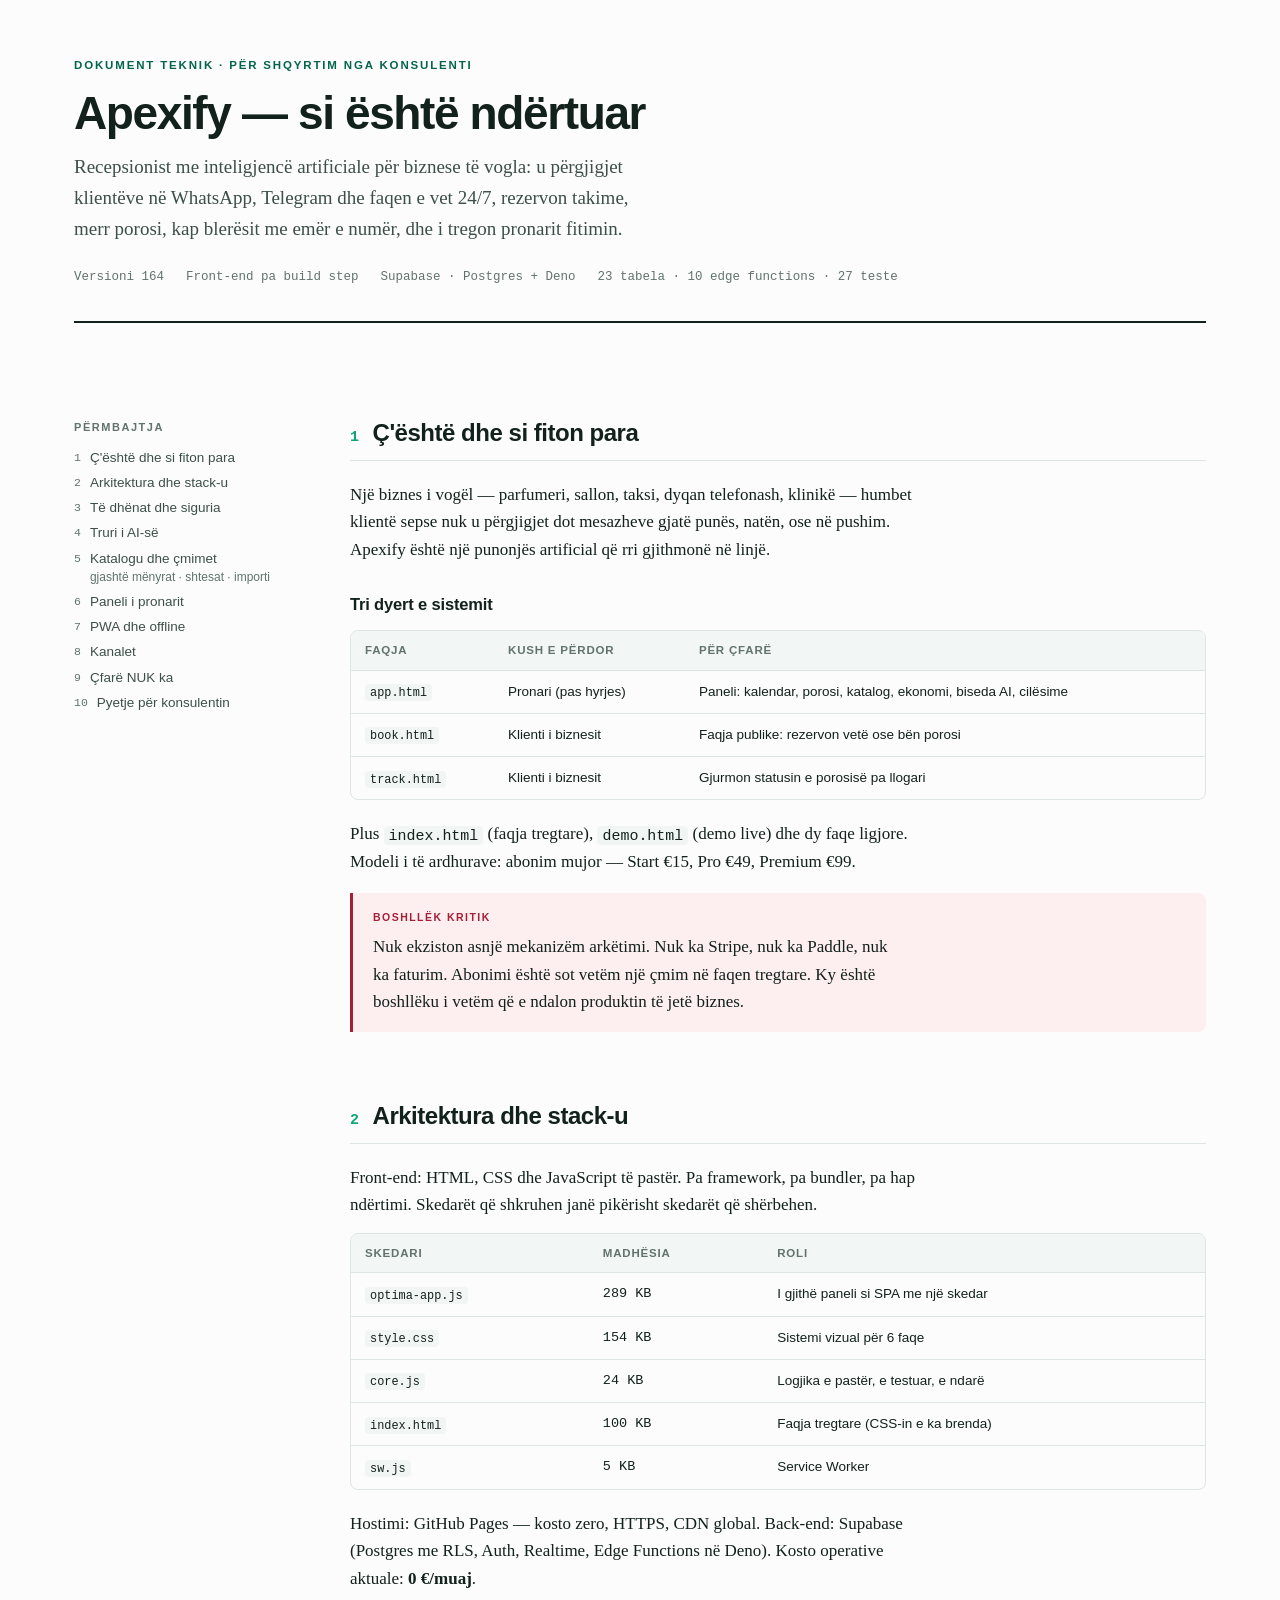
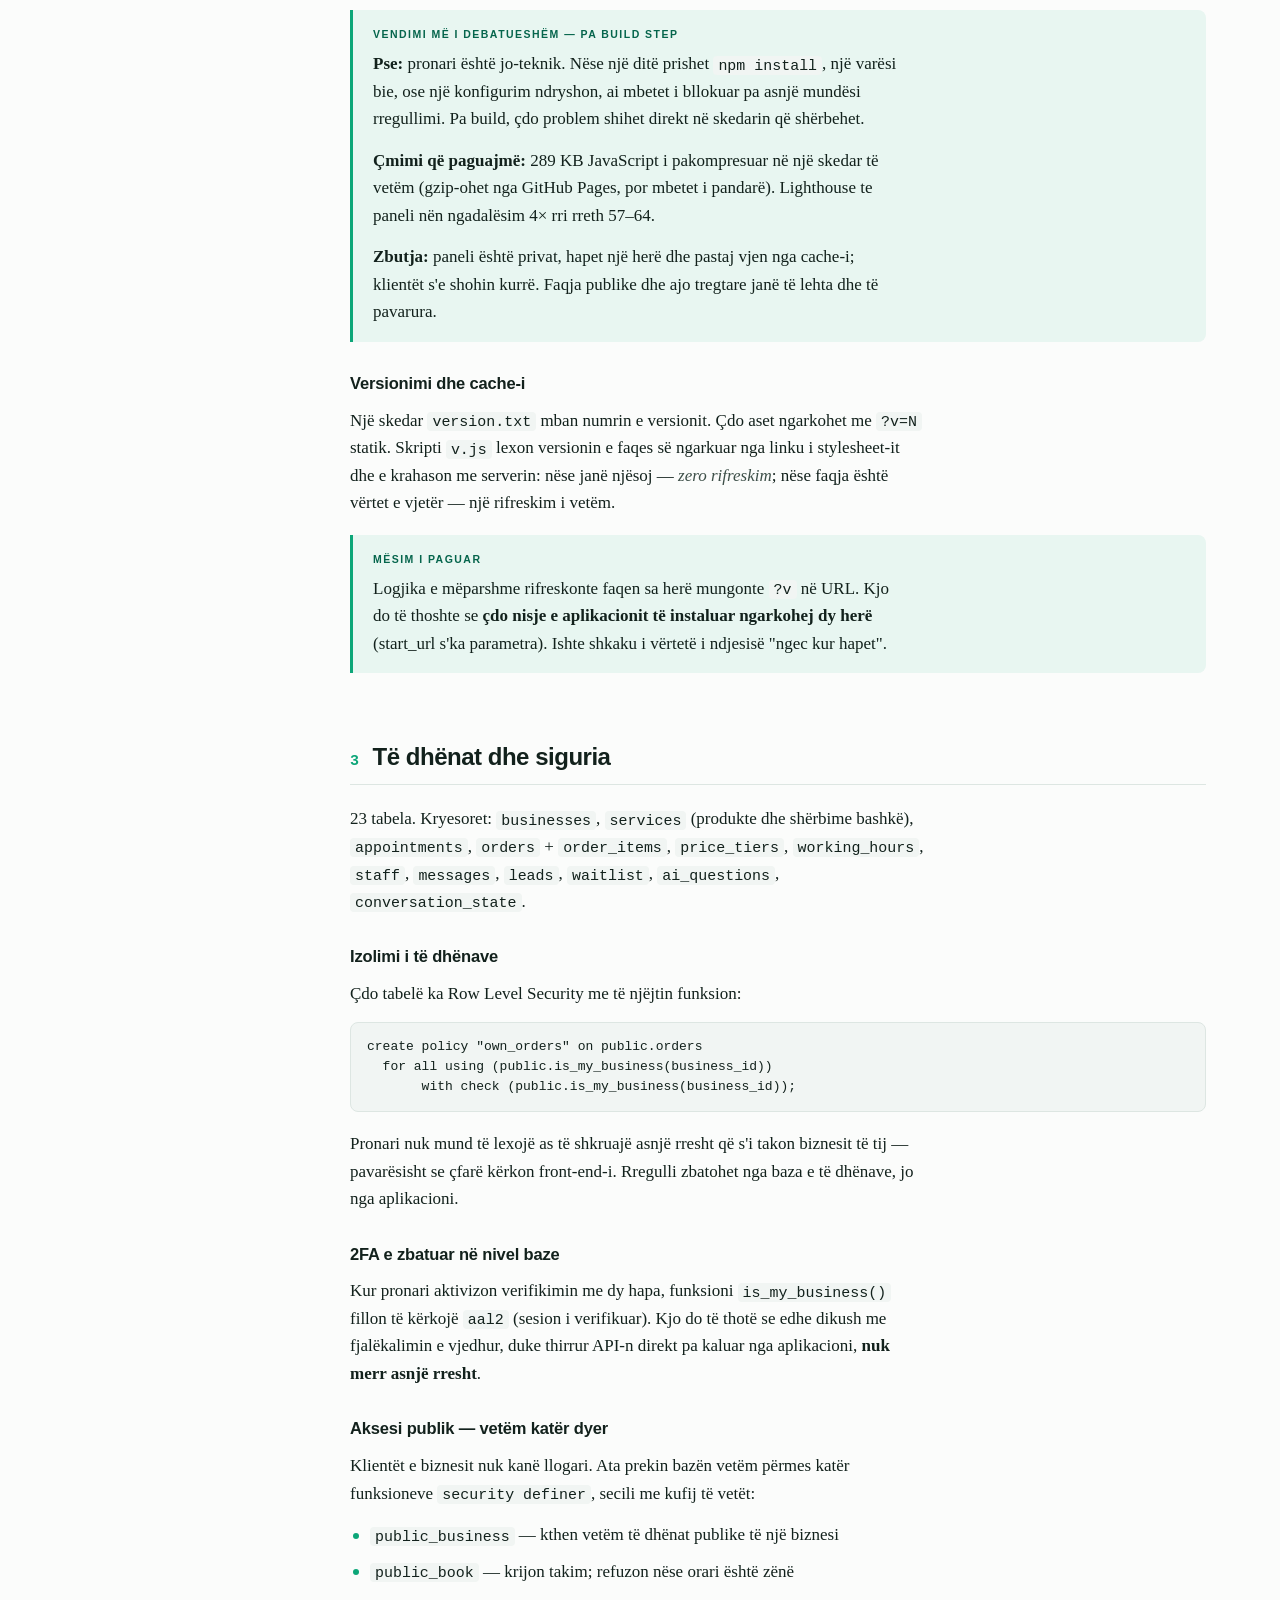
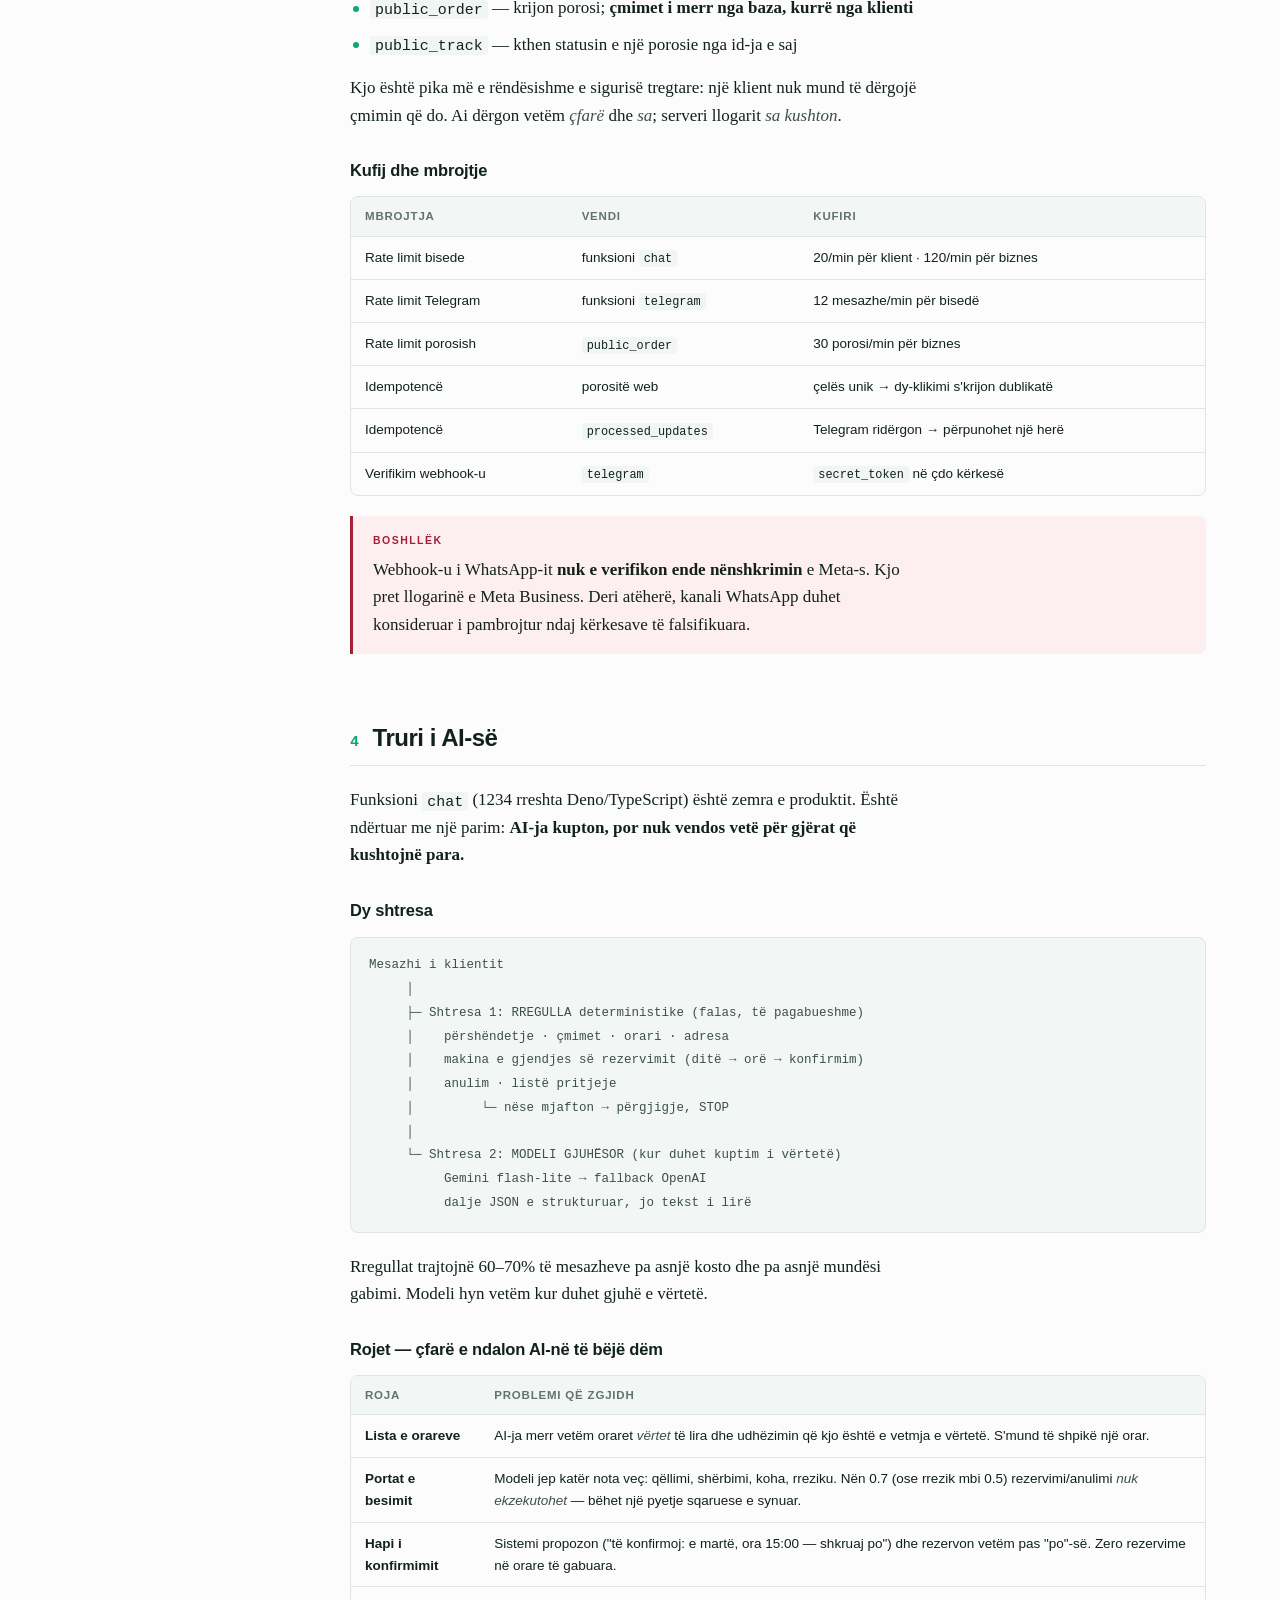
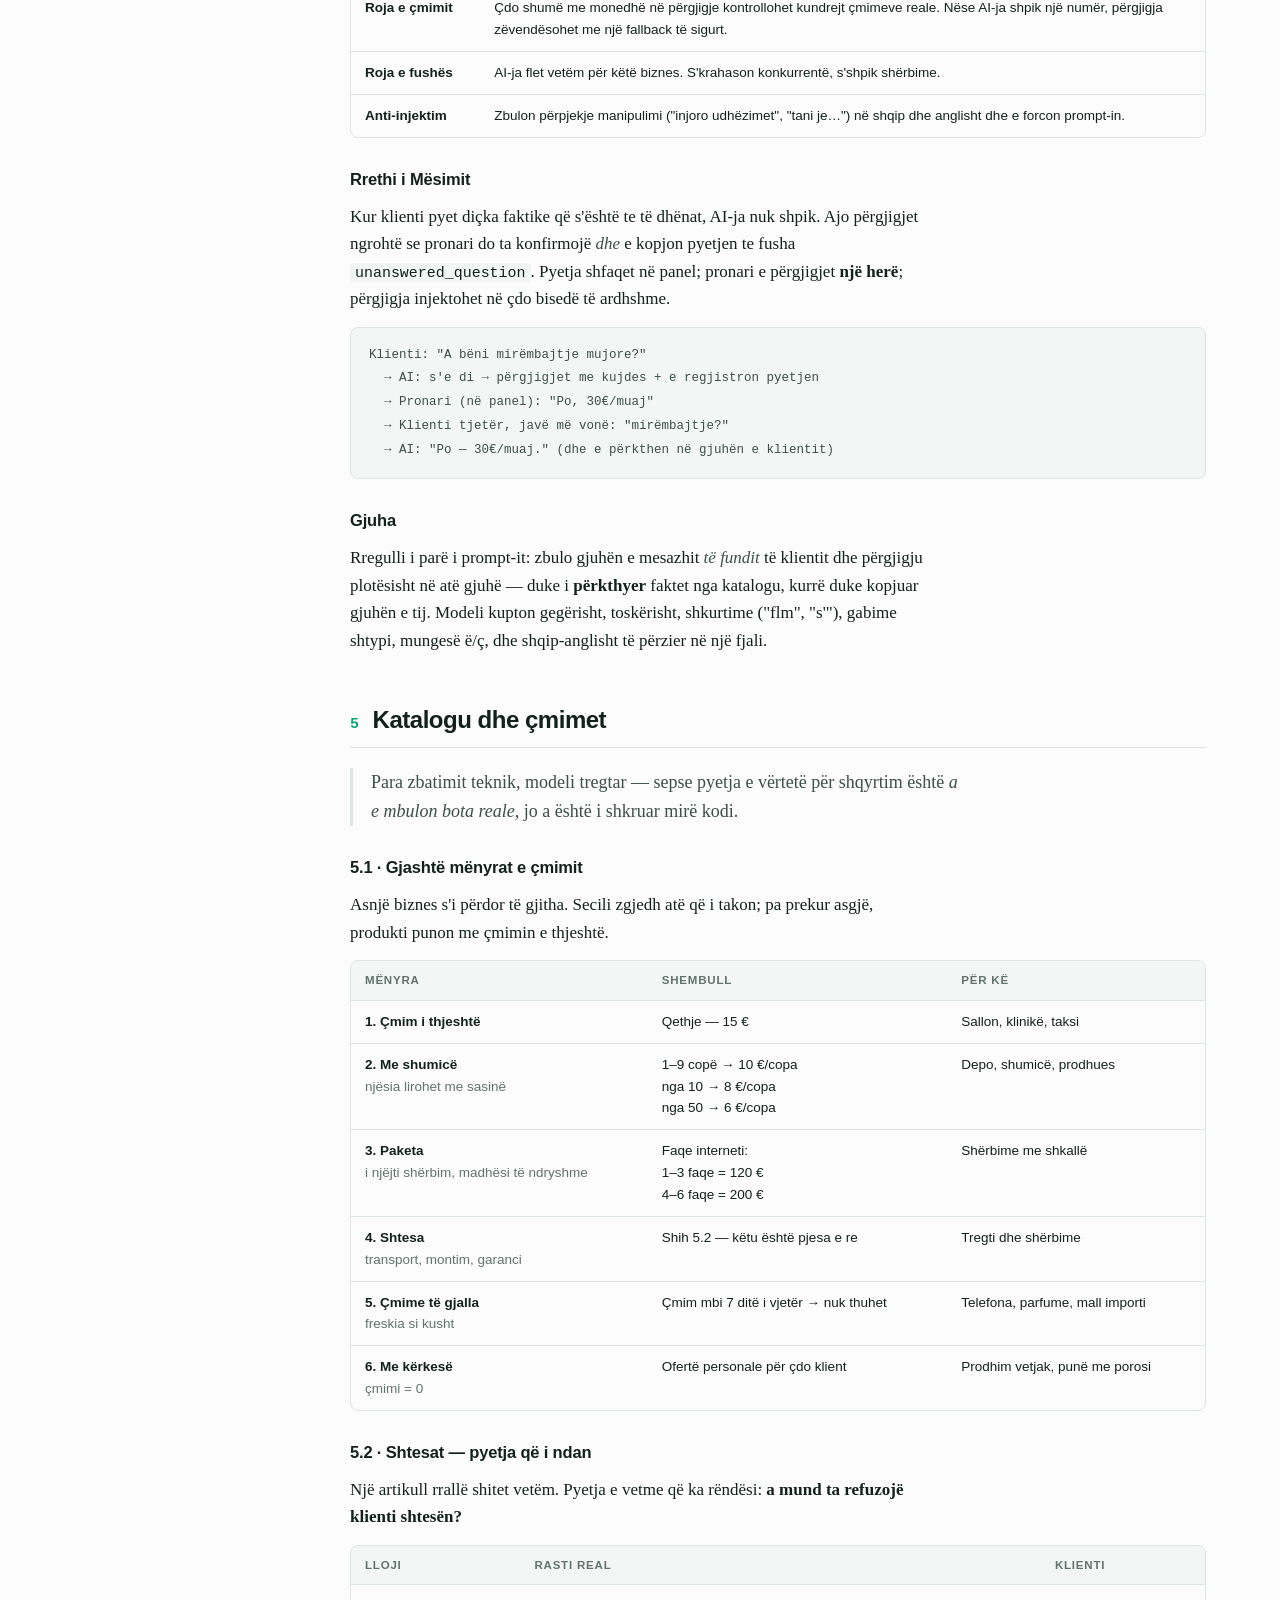
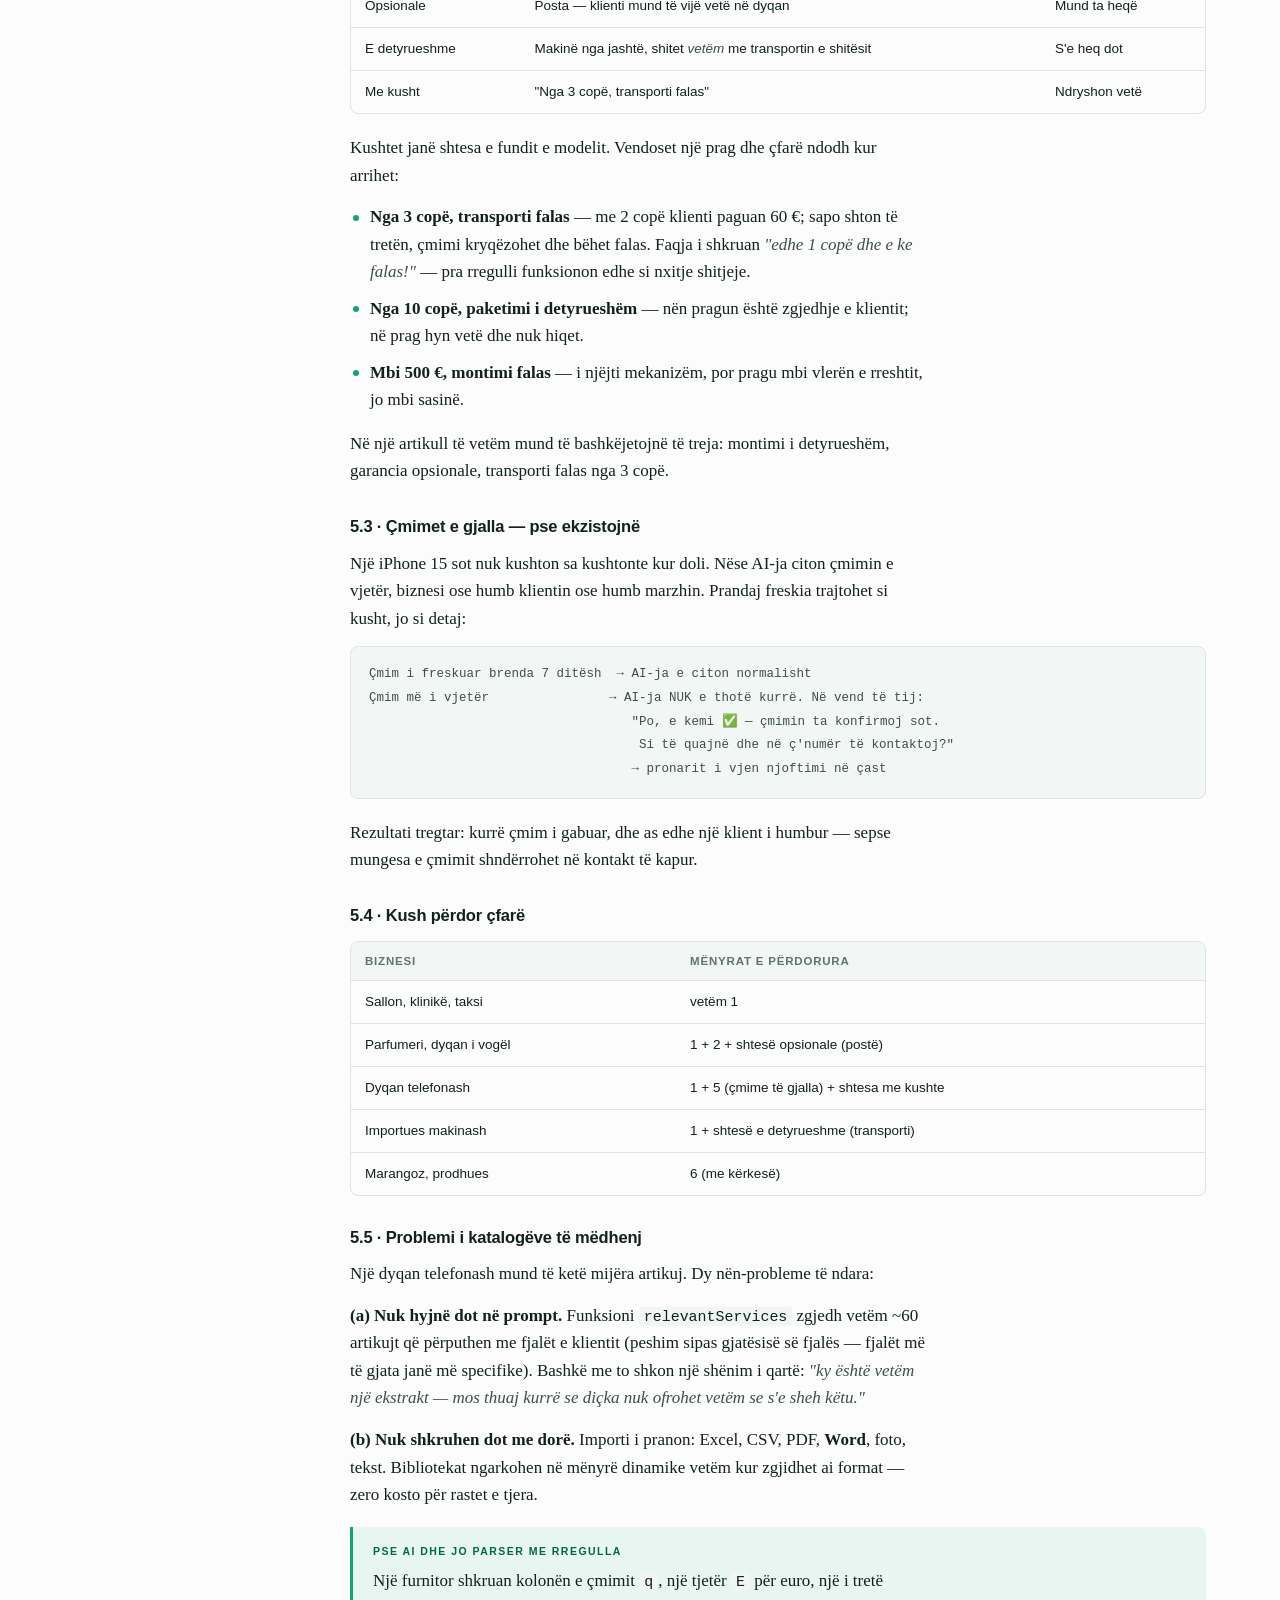
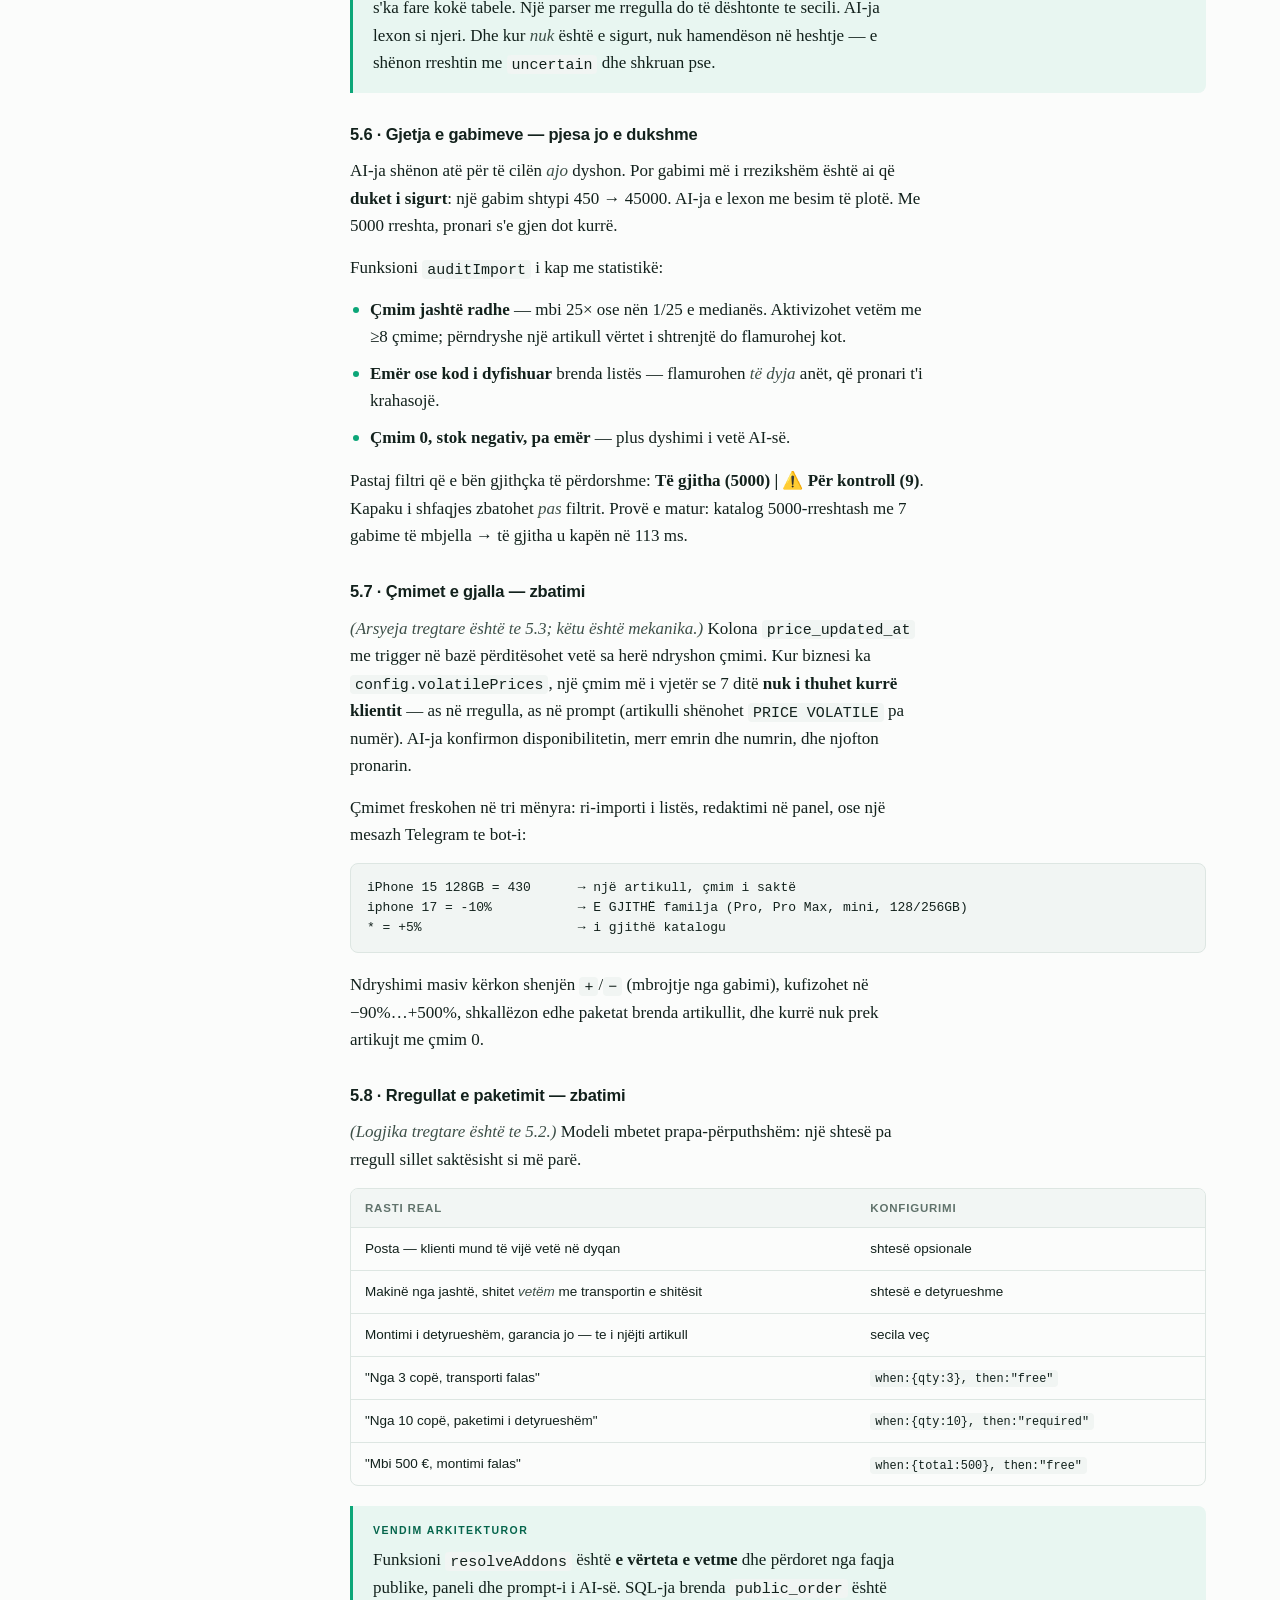
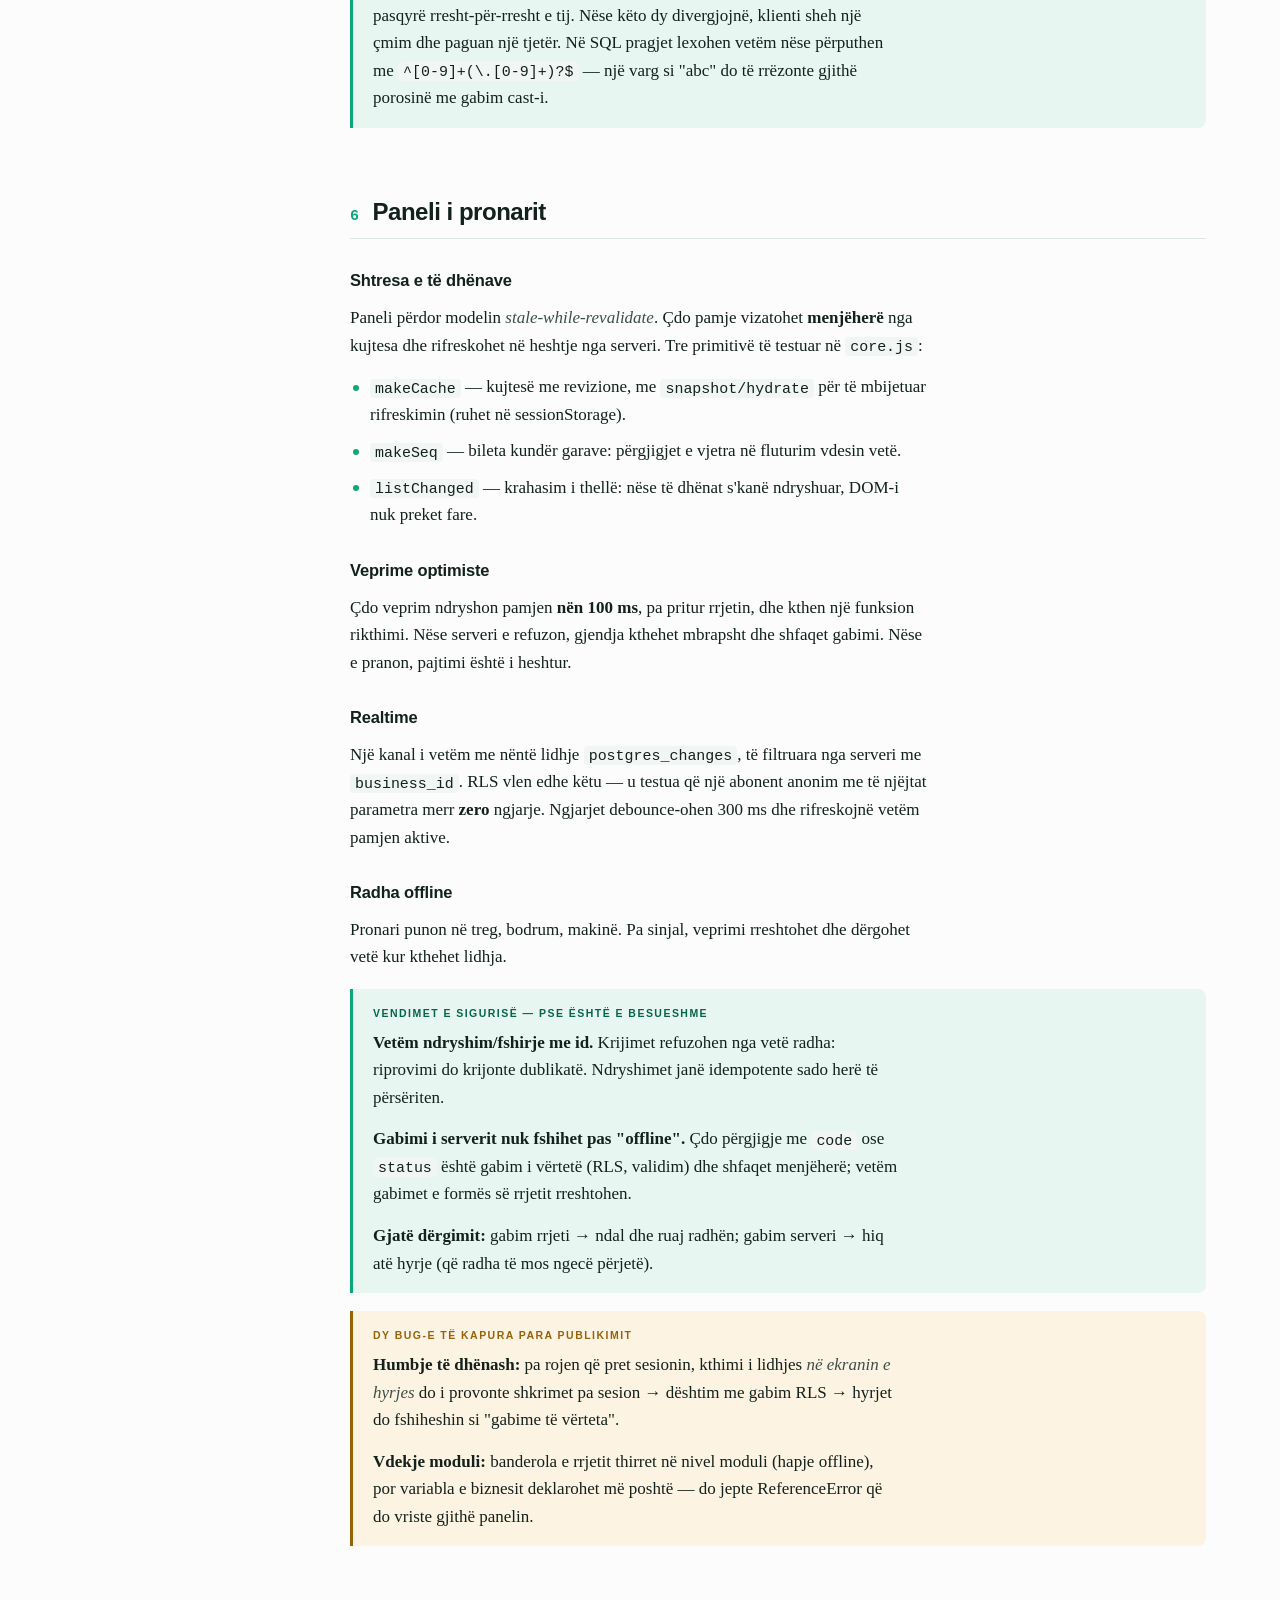
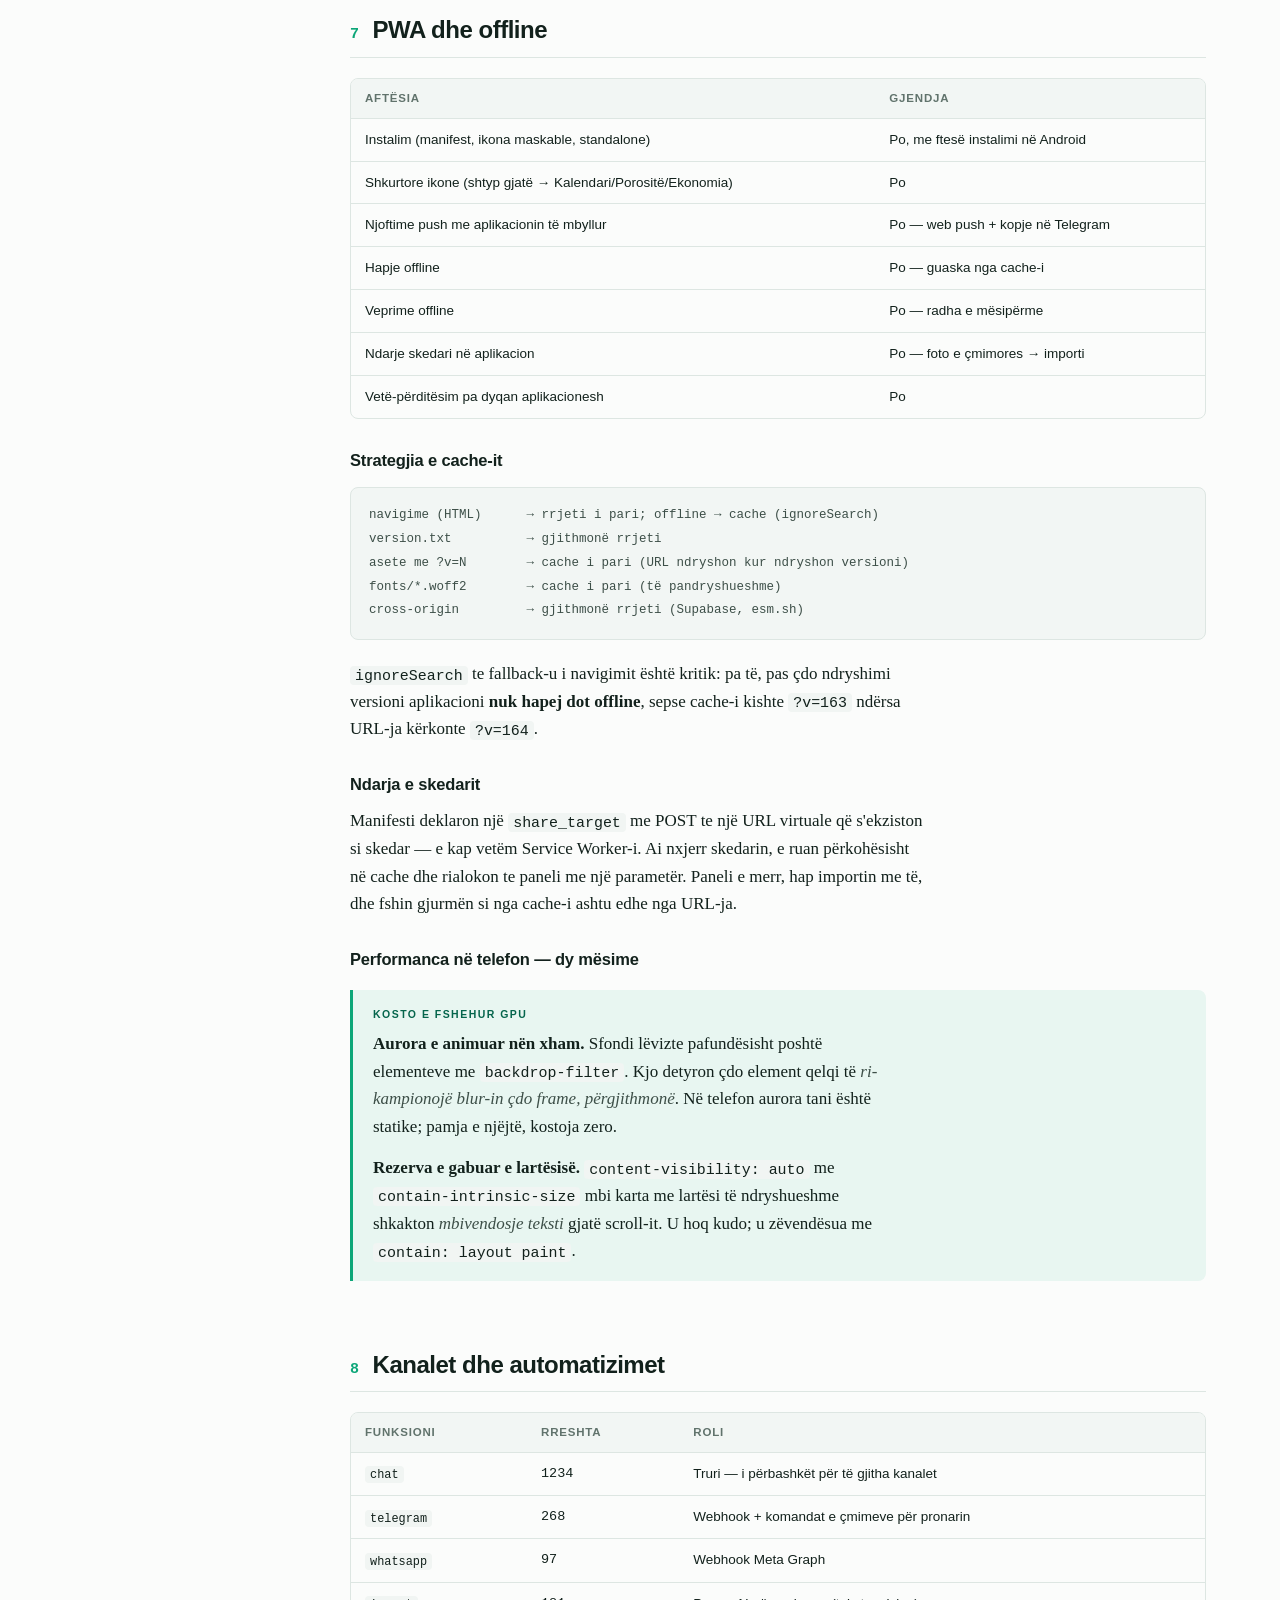
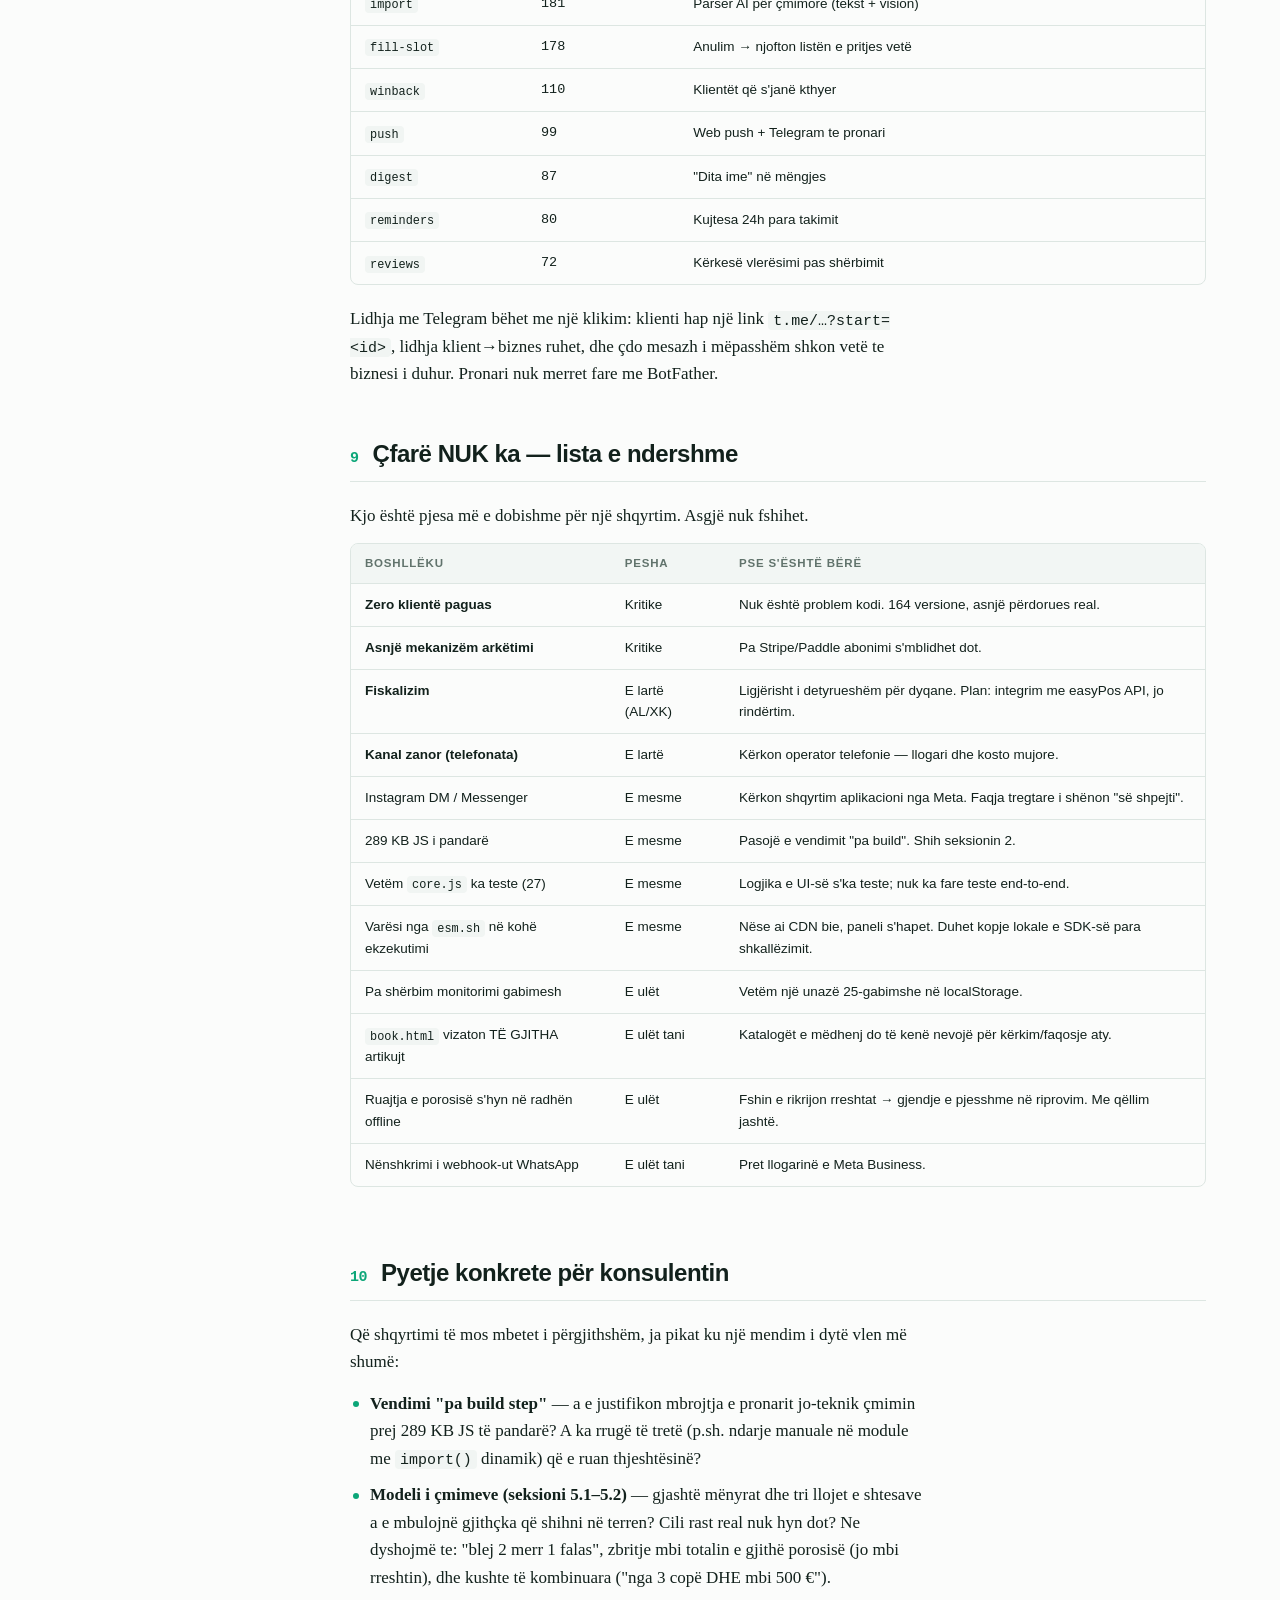
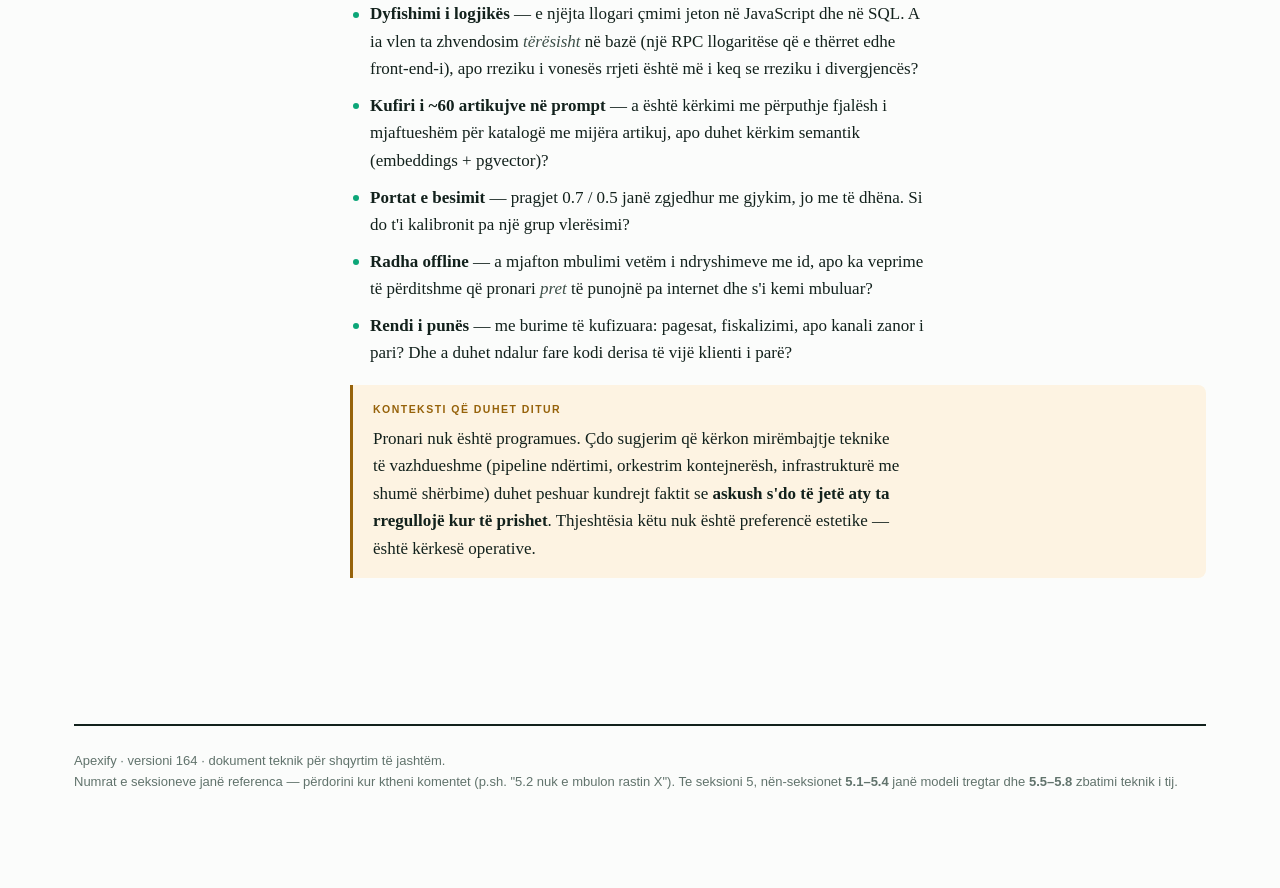
<file: arkitektura-d55d056bd02e.html>
<!DOCTYPE html>
<html lang="sq">
<head>
<meta charset="UTF-8">
<meta name="viewport" content="width=device-width, initial-scale=1">
<title>Apexify — Arkitektura teknike</title>
<meta name="robots" content="noindex, nofollow, noarchive">
<link rel="icon" href="icon.svg" type="image/svg+xml">
<style>*{box-sizing:border-box;margin:0;padding:0}</style>

<style>
  :root {
    --paper: #fbfcfb;
    --paper-2: #f2f6f4;
    --ink: #12211c;
    --ink-2: #3d4f48;
    --slate: #61736c;
    --line: #dde6e2;
    --accent: #0ca678;
    --accent-deep: #05654c;
    --accent-wash: #e8f6f1;
    --amber: #96620a;
    --amber-wash: #fdf3e2;
    --rose: #a51f38;
    --rose-wash: #fdeef0;
    --code-bg: #f1f5f3;

    --f-body: Georgia, "Iowan Old Style", "Times New Roman", serif;
    --f-ui: ui-sans-serif, -apple-system, "Segoe UI", Roboto, "Helvetica Neue", Arial, sans-serif;
    --f-mono: ui-monospace, "SF Mono", "Cascadia Mono", Consolas, "Liberation Mono", monospace;
  }
  @media (prefers-color-scheme: dark) {
    :root {
      --paper: #0e1613; --paper-2: #16211d; --ink: #e6efeb; --ink-2: #b3c3bc;
      --slate: #8b9c95; --line: #27332e; --accent: #35c99b; --accent-deep: #6fdcb8;
      --accent-wash: #122b23; --amber: #e0a748; --amber-wash: #2b2113;
      --rose: #f08098; --rose-wash: #2e161c; --code-bg: #18231f;
    }
  }
  :root[data-theme="dark"] {
    --paper: #0e1613; --paper-2: #16211d; --ink: #e6efeb; --ink-2: #b3c3bc;
    --slate: #8b9c95; --line: #27332e; --accent: #35c99b; --accent-deep: #6fdcb8;
    --accent-wash: #122b23; --amber: #e0a748; --amber-wash: #2b2113;
    --rose: #f08098; --rose-wash: #2e161c; --code-bg: #18231f;
  }
  :root[data-theme="light"] {
    --paper: #fbfcfb; --paper-2: #f2f6f4; --ink: #12211c; --ink-2: #3d4f48;
    --slate: #61736c; --line: #dde6e2; --accent: #0ca678; --accent-deep: #05654c;
    --accent-wash: #e8f6f1; --amber: #96620a; --amber-wash: #fdf3e2;
    --rose: #a51f38; --rose-wash: #fdeef0; --code-bg: #f1f5f3;
  }

  body {
    background: var(--paper); color: var(--ink);
    font-family: var(--f-body); font-size: 17px; line-height: 1.62;
    -webkit-font-smoothing: antialiased;
  }
  .shell { max-width: 1180px; margin: 0 auto; padding: 0 24px 96px;
    display: grid; grid-template-columns: 220px minmax(0, 1fr); gap: 56px; align-items: start; }
  @media (max-width: 900px) { .shell { grid-template-columns: 1fr; gap: 0; padding: 0 20px 72px; } }

  /* ---- Kreu ---- */
  .masthead { grid-column: 1 / -1; padding: 56px 0 34px; border-bottom: 2px solid var(--ink); margin-bottom: 40px; }
  .eyebrow { font-family: var(--f-ui); font-size: 11.5px; font-weight: 700; letter-spacing: .16em;
    text-transform: uppercase; color: var(--accent-deep); margin-bottom: 14px; }
  .masthead h1 { font-family: var(--f-ui); font-size: clamp(30px, 5vw, 46px); font-weight: 800;
    letter-spacing: -.03em; line-height: 1.08; text-wrap: balance; margin-bottom: 14px; }
  .standfirst { font-size: 19px; color: var(--ink-2); max-width: 60ch; }
  .meta { font-family: var(--f-mono); font-size: 12.5px; color: var(--slate); margin-top: 22px;
    display: flex; flex-wrap: wrap; gap: 8px 22px; }

  /* ---- Përmbajtja anash ---- */
  nav.toc { position: sticky; top: 24px; font-family: var(--f-ui); font-size: 13.5px; }
  @media (max-width: 900px) {
    nav.toc { position: static; margin-bottom: 40px; padding: 18px 20px; background: var(--paper-2);
      border-radius: 10px; border: 1px solid var(--line); }
  }
  nav.toc .toc-h { font-size: 11px; font-weight: 700; letter-spacing: .14em; text-transform: uppercase;
    color: var(--slate); margin-bottom: 12px; }
  nav.toc ol { list-style: none; display: flex; flex-direction: column; gap: 7px; }
  nav.toc a { color: var(--ink-2); text-decoration: none; display: flex; gap: 9px; line-height: 1.35; }
  nav.toc a:hover, nav.toc a:focus-visible { color: var(--accent-deep); }
  nav.toc a .n { font-family: var(--f-mono); font-size: 11.5px; color: var(--slate); flex: none; padding-top: 1px; }

  /* ---- Seksionet ---- */
  main { min-width: 0; display: flex; flex-direction: column; gap: 52px; }
  section { scroll-margin-top: 20px; }
  section > h2 { font-family: var(--f-ui); font-size: 24px; font-weight: 800; letter-spacing: -.02em;
    line-height: 1.2; text-wrap: balance; padding-bottom: 12px; border-bottom: 1px solid var(--line);
    margin-bottom: 20px; display: flex; gap: 14px; align-items: baseline; }
  section > h2 .n { font-family: var(--f-mono); font-size: 15px; color: var(--accent); flex: none; }
  h3 { font-family: var(--f-ui); font-size: 16.5px; font-weight: 700; letter-spacing: -.01em;
    margin: 28px 0 10px; color: var(--ink); }
  p { max-width: 68ch; margin-bottom: 14px; }
  p.lede { font-size: 18px; color: var(--ink-2); border-left: 3px solid var(--line);
    padding-left: 18px; margin-bottom: 22px; }
  p:last-child { margin-bottom: 0; }
  strong { font-weight: 700; }
  em { font-style: italic; color: var(--ink-2); }
  a { color: var(--accent-deep); }

  ul.body-list { list-style: none; display: flex; flex-direction: column; gap: 9px;
    margin: 4px 0 16px; max-width: 68ch; }
  ul.body-list li { padding-left: 20px; position: relative; }
  ul.body-list li::before { content: ""; position: absolute; left: 3px; top: .68em;
    width: 6px; height: 6px; border-radius: 50%; background: var(--accent); }

  code { font-family: var(--f-mono); font-size: .88em; background: var(--code-bg);
    padding: 1.5px 5px; border-radius: 4px; }
  pre { font-family: var(--f-mono); font-size: 13px; line-height: 1.55; background: var(--code-bg);
    border: 1px solid var(--line); border-radius: 8px; padding: 14px 16px; overflow-x: auto;
    margin: 12px 0 18px; }
  pre code { background: none; padding: 0; font-size: inherit; }

  .tw { overflow-x: auto; margin: 12px 0 20px; border: 1px solid var(--line); border-radius: 8px; }
  table { border-collapse: collapse; width: 100%; font-family: var(--f-ui); font-size: 13.5px;
    font-variant-numeric: tabular-nums; }
  th, td { text-align: left; padding: 10px 14px; border-bottom: 1px solid var(--line); vertical-align: top; }
  th { font-weight: 700; font-size: 11.5px; letter-spacing: .07em; text-transform: uppercase;
    color: var(--slate); background: var(--paper-2); white-space: nowrap; }
  tr:last-child td { border-bottom: 0; }
  td.num { font-family: var(--f-mono); white-space: nowrap; }

  /* ---- Kallëpe ---- */
  .note { border-left: 3px solid var(--accent); background: var(--accent-wash);
    padding: 16px 20px; border-radius: 0 8px 8px 0; margin: 18px 0; }
  .note.gap { border-left-color: var(--rose); background: var(--rose-wash); }
  .note.ask { border-left-color: var(--amber); background: var(--amber-wash); }
  .note .lbl { font-family: var(--f-ui); font-size: 10.5px; font-weight: 700; letter-spacing: .14em;
    text-transform: uppercase; margin-bottom: 7px; color: var(--accent-deep); }
  .note.gap .lbl { color: var(--rose); }
  .note.ask .lbl { color: var(--amber); }
  .note p { max-width: 62ch; }
  .note p:last-child { margin-bottom: 0; }

  .flow { font-family: var(--f-mono); font-size: 12.5px; line-height: 1.9; background: var(--paper-2);
    border: 1px solid var(--line); border-radius: 8px; padding: 16px 18px; overflow-x: auto;
    margin: 14px 0 20px; white-space: pre; color: var(--ink-2); }

  footer { grid-column: 1 / -1; margin-top: 72px; padding-top: 24px; border-top: 2px solid var(--ink);
    font-family: var(--f-ui); font-size: 13px; color: var(--slate); }

  :focus-visible { outline: 2.5px solid var(--accent); outline-offset: 3px; border-radius: 3px; }
  @media (prefers-reduced-motion: reduce) { * { transition: none !important; animation: none !important; } }
</style>

<div class="shell">

  <header class="masthead">
    <div class="eyebrow">Dokument teknik · për shqyrtim nga konsulenti</div>
    <h1>Apexify — si është ndërtuar</h1>
    <p class="standfirst">Recepsionist me inteligjencë artificiale për biznese të vogla: u përgjigjet klientëve në WhatsApp, Telegram dhe faqen e vet 24/7, rezervon takime, merr porosi, kap blerësit me emër e numër, dhe i tregon pronarit fitimin.</p>
    <div class="meta">
      <span>Versioni 164</span>
      <span>Front-end pa build step</span>
      <span>Supabase · Postgres + Deno</span>
      <span>23 tabela · 10 edge functions · 27 teste</span>
    </div>
  </header>

  <nav class="toc" aria-label="Përmbajtja">
    <div class="toc-h">Përmbajtja</div>
    <ol>
      <li><a href="#s1"><span class="n">1</span><span>Ç'është dhe si fiton para</span></a></li>
      <li><a href="#s2"><span class="n">2</span><span>Arkitektura dhe stack-u</span></a></li>
      <li><a href="#s3"><span class="n">3</span><span>Të dhënat dhe siguria</span></a></li>
      <li><a href="#s4"><span class="n">4</span><span>Truri i AI-së</span></a></li>
      <li><a href="#s5"><span class="n">5</span><span>Katalogu dhe çmimet<br><span style="color:var(--slate);font-size:12px">gjashtë mënyrat · shtesat · importi</span></span></a></li>
      <li><a href="#s6"><span class="n">6</span><span>Paneli i pronarit</span></a></li>
      <li><a href="#s7"><span class="n">7</span><span>PWA dhe offline</span></a></li>
      <li><a href="#s8"><span class="n">8</span><span>Kanalet</span></a></li>
      <li><a href="#s9"><span class="n">9</span><span>Çfarë NUK ka</span></a></li>
      <li><a href="#s10"><span class="n">10</span><span>Pyetje për konsulentin</span></a></li>
    </ol>
  </nav>

  <main>

    <section id="s1">
      <h2><span class="n">1</span>Ç'është dhe si fiton para</h2>
      <p>Një biznes i vogël — parfumeri, sallon, taksi, dyqan telefonash, klinikë — humbet klientë sepse nuk u përgjigjet dot mesazheve gjatë punës, natën, ose në pushim. Apexify është një punonjës artificial që rri gjithmonë në linjë.</p>
      <h3>Tri dyert e sistemit</h3>
      <div class="tw"><table>
        <thead><tr><th>Faqja</th><th>Kush e përdor</th><th>Për çfarë</th></tr></thead>
        <tbody>
          <tr><td><code>app.html</code></td><td>Pronari (pas hyrjes)</td><td>Paneli: kalendar, porosi, katalog, ekonomi, biseda AI, cilësime</td></tr>
          <tr><td><code>book.html</code></td><td>Klienti i biznesit</td><td>Faqja publike: rezervon vetë ose bën porosi</td></tr>
          <tr><td><code>track.html</code></td><td>Klienti i biznesit</td><td>Gjurmon statusin e porosisë pa llogari</td></tr>
        </tbody>
      </table></div>
      <p>Plus <code>index.html</code> (faqja tregtare), <code>demo.html</code> (demo live) dhe dy faqe ligjore. Modeli i të ardhurave: abonim mujor — Start €15, Pro €49, Premium €99.</p>
      <div class="note gap">
        <div class="lbl">Boshllëk kritik</div>
        <p>Nuk ekziston asnjë mekanizëm arkëtimi. Nuk ka Stripe, nuk ka Paddle, nuk ka faturim. Abonimi është sot vetëm një çmim në faqen tregtare. Ky është boshllëku i vetëm që e ndalon produktin të jetë biznes.</p>
      </div>
    </section>

    <section id="s2">
      <h2><span class="n">2</span>Arkitektura dhe stack-u</h2>
      <p>Front-end: HTML, CSS dhe JavaScript të pastër. Pa framework, pa bundler, pa hap ndërtimi. Skedarët që shkruhen janë pikërisht skedarët që shërbehen.</p>
      <div class="tw"><table>
        <thead><tr><th>Skedari</th><th>Madhësia</th><th>Roli</th></tr></thead>
        <tbody>
          <tr><td><code>optima-app.js</code></td><td class="num">289 KB</td><td>I gjithë paneli si SPA me një skedar</td></tr>
          <tr><td><code>style.css</code></td><td class="num">154 KB</td><td>Sistemi vizual për 6 faqe</td></tr>
          <tr><td><code>core.js</code></td><td class="num">24 KB</td><td>Logjika e pastër, e testuar, e ndarë</td></tr>
          <tr><td><code>index.html</code></td><td class="num">100 KB</td><td>Faqja tregtare (CSS-in e ka brenda)</td></tr>
          <tr><td><code>sw.js</code></td><td class="num">5 KB</td><td>Service Worker</td></tr>
        </tbody>
      </table></div>
      <p>Hostimi: GitHub Pages — kosto zero, HTTPS, CDN global. Back-end: Supabase (Postgres me RLS, Auth, Realtime, Edge Functions në Deno). Kosto operative aktuale: <strong>0 €/muaj</strong>.</p>

      <div class="note">
        <div class="lbl">Vendimi më i debatueshëm — pa build step</div>
        <p><strong>Pse:</strong> pronari është jo-teknik. Nëse një ditë prishet <code>npm install</code>, një varësi bie, ose një konfigurim ndryshon, ai mbetet i bllokuar pa asnjë mundësi rregullimi. Pa build, çdo problem shihet direkt në skedarin që shërbehet.</p>
        <p><strong>Çmimi që paguajmë:</strong> 289 KB JavaScript i pakompresuar në një skedar të vetëm (gzip-ohet nga GitHub Pages, por mbetet i pandarë). Lighthouse te paneli nën ngadalësim 4× rri rreth 57–64.</p>
        <p><strong>Zbutja:</strong> paneli është privat, hapet një herë dhe pastaj vjen nga cache-i; klientët s'e shohin kurrë. Faqja publike dhe ajo tregtare janë të lehta dhe të pavarura.</p>
      </div>

      <h3>Versionimi dhe cache-i</h3>
      <p>Një skedar <code>version.txt</code> mban numrin e versionit. Çdo aset ngarkohet me <code>?v=N</code> statik. Skripti <code>v.js</code> lexon versionin e faqes së ngarkuar nga linku i stylesheet-it dhe e krahason me serverin: nëse janë njësoj — <em>zero rifreskim</em>; nëse faqja është vërtet e vjetër — një rifreskim i vetëm.</p>
      <div class="note">
        <div class="lbl">Mësim i paguar</div>
        <p>Logjika e mëparshme rifreskonte faqen sa herë mungonte <code>?v</code> në URL. Kjo do të thoshte se <strong>çdo nisje e aplikacionit të instaluar ngarkohej dy herë</strong> (start_url s'ka parametra). Ishte shkaku i vërtetë i ndjesisë "ngec kur hapet".</p>
      </div>
    </section>

    <section id="s3">
      <h2><span class="n">3</span>Të dhënat dhe siguria</h2>
      <p>23 tabela. Kryesoret: <code>businesses</code>, <code>services</code> (produkte dhe shërbime bashkë), <code>appointments</code>, <code>orders</code> + <code>order_items</code>, <code>price_tiers</code>, <code>working_hours</code>, <code>staff</code>, <code>messages</code>, <code>leads</code>, <code>waitlist</code>, <code>ai_questions</code>, <code>conversation_state</code>.</p>

      <h3>Izolimi i të dhënave</h3>
      <p>Çdo tabelë ka Row Level Security me të njëjtin funksion:</p>
      <pre><code>create policy "own_orders" on public.orders
  for all using (public.is_my_business(business_id))
       with check (public.is_my_business(business_id));</code></pre>
      <p>Pronari nuk mund të lexojë as të shkruajë asnjë rresht që s'i takon biznesit të tij — pavarësisht se çfarë kërkon front-end-i. Rregulli zbatohet nga baza e të dhënave, jo nga aplikacioni.</p>

      <h3>2FA e zbatuar në nivel baze</h3>
      <p>Kur pronari aktivizon verifikimin me dy hapa, funksioni <code>is_my_business()</code> fillon të kërkojë <code>aal2</code> (sesion i verifikuar). Kjo do të thotë se edhe dikush me fjalëkalimin e vjedhur, duke thirrur API-n direkt pa kaluar nga aplikacioni, <strong>nuk merr asnjë rresht</strong>.</p>

      <h3>Aksesi publik — vetëm katër dyer</h3>
      <p>Klientët e biznesit nuk kanë llogari. Ata prekin bazën vetëm përmes katër funksioneve <code>security definer</code>, secili me kufij të vetët:</p>
      <ul class="body-list">
        <li><code>public_business</code> — kthen vetëm të dhënat publike të një biznesi</li>
        <li><code>public_book</code> — krijon takim; refuzon nëse orari është zënë</li>
        <li><code>public_order</code> — krijon porosi; <strong>çmimet i merr nga baza, kurrë nga klienti</strong></li>
        <li><code>public_track</code> — kthen statusin e një porosie nga id-ja e saj</li>
      </ul>
      <p>Kjo është pika më e rëndësishme e sigurisë tregtare: një klient nuk mund të dërgojë çmimin që do. Ai dërgon vetëm <em>çfarë</em> dhe <em>sa</em>; serveri llogarit <em>sa kushton</em>.</p>

      <h3>Kufij dhe mbrojtje</h3>
      <div class="tw"><table>
        <thead><tr><th>Mbrojtja</th><th>Vendi</th><th>Kufiri</th></tr></thead>
        <tbody>
          <tr><td>Rate limit bisede</td><td>funksioni <code>chat</code></td><td>20/min për klient · 120/min për biznes</td></tr>
          <tr><td>Rate limit Telegram</td><td>funksioni <code>telegram</code></td><td>12 mesazhe/min për bisedë</td></tr>
          <tr><td>Rate limit porosish</td><td><code>public_order</code></td><td>30 porosi/min për biznes</td></tr>
          <tr><td>Idempotencë</td><td>porositë web</td><td>çelës unik → dy-klikimi s'krijon dublikatë</td></tr>
          <tr><td>Idempotencë</td><td><code>processed_updates</code></td><td>Telegram ridërgon → përpunohet një herë</td></tr>
          <tr><td>Verifikim webhook-u</td><td><code>telegram</code></td><td><code>secret_token</code> në çdo kërkesë</td></tr>
        </tbody>
      </table></div>
      <div class="note gap">
        <div class="lbl">Boshllëk</div>
        <p>Webhook-u i WhatsApp-it <strong>nuk e verifikon ende nënshkrimin</strong> e Meta-s. Kjo pret llogarinë e Meta Business. Deri atëherë, kanali WhatsApp duhet konsideruar i pambrojtur ndaj kërkesave të falsifikuara.</p>
      </div>
    </section>

    <section id="s4">
      <h2><span class="n">4</span>Truri i AI-së</h2>
      <p>Funksioni <code>chat</code> (1234 rreshta Deno/TypeScript) është zemra e produktit. Është ndërtuar me një parim: <strong>AI-ja kupton, por nuk vendos vetë për gjërat që kushtojnë para.</strong></p>

      <h3>Dy shtresa</h3>
      <div class="flow">Mesazhi i klientit
     │
     ├─ Shtresa 1: RREGULLA deterministike (falas, të pagabueshme)
     │    përshëndetje · çmimet · orari · adresa
     │    makina e gjendjes së rezervimit (ditë → orë → konfirmim)
     │    anulim · listë pritjeje
     │         └─ nëse mjafton → përgjigje, STOP
     │
     └─ Shtresa 2: MODELI GJUHËSOR (kur duhet kuptim i vërtetë)
          Gemini flash-lite → fallback OpenAI
          dalje JSON e strukturuar, jo tekst i lirë</div>
      <p>Rregullat trajtojnë 60–70% të mesazheve pa asnjë kosto dhe pa asnjë mundësi gabimi. Modeli hyn vetëm kur duhet gjuhë e vërtetë.</p>

      <h3>Rojet — çfarë e ndalon AI-në të bëjë dëm</h3>
      <div class="tw"><table>
        <thead><tr><th>Roja</th><th>Problemi që zgjidh</th></tr></thead>
        <tbody>
          <tr><td><strong>Lista e orareve</strong></td><td>AI-ja merr vetëm oraret <em>vërtet</em> të lira dhe udhëzimin që kjo është e vetmja e vërtetë. S'mund të shpikë një orar.</td></tr>
          <tr><td><strong>Portat e besimit</strong></td><td>Modeli jep katër nota veç: qëllimi, shërbimi, koha, rreziku. Nën 0.7 (ose rrezik mbi 0.5) rezervimi/anulimi <em>nuk ekzekutohet</em> — bëhet një pyetje sqaruese e synuar.</td></tr>
          <tr><td><strong>Hapi i konfirmimit</strong></td><td>Sistemi propozon ("të konfirmoj: e martë, ora 15:00 — shkruaj po") dhe rezervon vetëm pas "po"-së. Zero rezervime në orare të gabuara.</td></tr>
          <tr><td><strong>Roja e çmimit</strong></td><td>Çdo shumë me monedhë në përgjigje kontrollohet kundrejt çmimeve reale. Nëse AI-ja shpik një numër, përgjigja zëvendësohet me një fallback të sigurt.</td></tr>
          <tr><td><strong>Roja e fushës</strong></td><td>AI-ja flet vetëm për këtë biznes. S'krahason konkurrentë, s'shpik shërbime.</td></tr>
          <tr><td><strong>Anti-injektim</strong></td><td>Zbulon përpjekje manipulimi ("injoro udhëzimet", "tani je…") në shqip dhe anglisht dhe e forcon prompt-in.</td></tr>
        </tbody>
      </table></div>

      <h3>Rrethi i Mësimit</h3>
      <p>Kur klienti pyet diçka faktike që s'është te të dhënat, AI-ja nuk shpik. Ajo përgjigjet ngrohtë se pronari do ta konfirmojë <em>dhe</em> e kopjon pyetjen te fusha <code>unanswered_question</code>. Pyetja shfaqet në panel; pronari e përgjigjet <strong>një herë</strong>; përgjigja injektohet në çdo bisedë të ardhshme.</p>
      <div class="flow">Klienti: "A bëni mirëmbajtje mujore?"
  → AI: s'e di → përgjigjet me kujdes + e regjistron pyetjen
  → Pronari (në panel): "Po, 30€/muaj"
  → Klienti tjetër, javë më vonë: "mirëmbajtje?"
  → AI: "Po — 30€/muaj." (dhe e përkthen në gjuhën e klientit)</div>

      <h3>Gjuha</h3>
      <p>Rregulli i parë i prompt-it: zbulo gjuhën e mesazhit <em>të fundit</em> të klientit dhe përgjigju plotësisht në atë gjuhë — duke i <strong>përkthyer</strong> faktet nga katalogu, kurrë duke kopjuar gjuhën e tij. Modeli kupton gegërisht, toskërisht, shkurtime ("flm", "s'"), gabime shtypi, mungesë ë/ç, dhe shqip-anglisht të përzier në një fjali.</p>
    </section>

    <section id="s5">
      <h2><span class="n">5</span>Katalogu dhe çmimet</h2>

      <p class="lede">Para zbatimit teknik, modeli tregtar — sepse pyetja e vërtetë për shqyrtim është <em>a e mbulon bota reale</em>, jo a është i shkruar mirë kodi.</p>

      <h3>5.1 · Gjashtë mënyrat e çmimit</h3>
      <p>Asnjë biznes s'i përdor të gjitha. Secili zgjedh atë që i takon; pa prekur asgjë, produkti punon me çmimin e thjeshtë.</p>

      <div class="tw"><table>
        <thead><tr><th>Mënyra</th><th>Shembull</th><th>Për kë</th></tr></thead>
        <tbody>
          <tr><td><strong>1. Çmim i thjeshtë</strong></td><td>Qethje — 15 €</td><td>Sallon, klinikë, taksi</td></tr>
          <tr><td><strong>2. Me shumicë</strong><br><span style="color:var(--slate)">njësia lirohet me sasinë</span></td><td>1–9 copë → 10 €/copa<br>nga 10 → 8 €/copa<br>nga 50 → 6 €/copa</td><td>Depo, shumicë, prodhues</td></tr>
          <tr><td><strong>3. Paketa</strong><br><span style="color:var(--slate)">i njëjti shërbim, madhësi të ndryshme</span></td><td>Faqe interneti:<br>1–3 faqe = 120 €<br>4–6 faqe = 200 €</td><td>Shërbime me shkallë</td></tr>
          <tr><td><strong>4. Shtesa</strong><br><span style="color:var(--slate)">transport, montim, garanci</span></td><td>Shih 5.2 — këtu është pjesa e re</td><td>Tregti dhe shërbime</td></tr>
          <tr><td><strong>5. Çmime të gjalla</strong><br><span style="color:var(--slate)">freskia si kusht</span></td><td>Çmim mbi 7 ditë i vjetër → nuk thuhet</td><td>Telefona, parfume, mall importi</td></tr>
          <tr><td><strong>6. Me kërkesë</strong><br><span style="color:var(--slate)">çmimi = 0</span></td><td>Ofertë personale për çdo klient</td><td>Prodhim vetjak, punë me porosi</td></tr>
        </tbody>
      </table></div>

      <h3>5.2 · Shtesat — pyetja që i ndan</h3>
      <p>Një artikull rrallë shitet vetëm. Pyetja e vetme që ka rëndësi: <strong>a mund ta refuzojë klienti shtesën?</strong></p>
      <div class="tw"><table>
        <thead><tr><th>Lloji</th><th>Rasti real</th><th>Klienti</th></tr></thead>
        <tbody>
          <tr><td>Opsionale</td><td>Posta — klienti mund të vijë vetë në dyqan</td><td>Mund ta heqë</td></tr>
          <tr><td>E detyrueshme</td><td>Makinë nga jashtë, shitet <em>vetëm</em> me transportin e shitësit</td><td>S'e heq dot</td></tr>
          <tr><td>Me kusht</td><td>"Nga 3 copë, transporti falas"</td><td>Ndryshon vetë</td></tr>
        </tbody>
      </table></div>
      <p>Kushtet janë shtesa e fundit e modelit. Vendoset një prag dhe çfarë ndodh kur arrihet:</p>
      <ul class="body-list">
        <li><strong>Nga 3 copë, transporti falas</strong> — me 2 copë klienti paguan 60 €; sapo shton të tretën, çmimi kryqëzohet dhe bëhet falas. Faqja i shkruan <em>"edhe 1 copë dhe e ke falas!"</em> — pra rregulli funksionon edhe si nxitje shitjeje.</li>
        <li><strong>Nga 10 copë, paketimi i detyrueshëm</strong> — nën pragun është zgjedhje e klientit; në prag hyn vetë dhe nuk hiqet.</li>
        <li><strong>Mbi 500 €, montimi falas</strong> — i njëjti mekanizëm, por pragu mbi vlerën e rreshtit, jo mbi sasinë.</li>
      </ul>
      <p>Në një artikull të vetëm mund të bashkëjetojnë të treja: montimi i detyrueshëm, garancia opsionale, transporti falas nga 3 copë.</p>

      <h3>5.3 · Çmimet e gjalla — pse ekzistojnë</h3>
      <p>Një iPhone 15 sot nuk kushton sa kushtonte kur doli. Nëse AI-ja citon çmimin e vjetër, biznesi ose humb klientin ose humb marzhin. Prandaj freskia trajtohet si kusht, jo si detaj:</p>
      <div class="flow">Çmim i freskuar brenda 7 ditësh  → AI-ja e citon normalisht
Çmim më i vjetër                → AI-ja NUK e thotë kurrë. Në vend të tij:
                                   "Po, e kemi ✅ — çmimin ta konfirmoj sot.
                                    Si të quajnë dhe në ç'numër të kontaktoj?"
                                   → pronarit i vjen njoftimi në çast</div>
      <p>Rezultati tregtar: kurrë çmim i gabuar, dhe as edhe një klient i humbur — sepse mungesa e çmimit shndërrohet në kontakt të kapur.</p>

      <h3>5.4 · Kush përdor çfarë</h3>
      <div class="tw"><table>
        <thead><tr><th>Biznesi</th><th>Mënyrat e përdorura</th></tr></thead>
        <tbody>
          <tr><td>Sallon, klinikë, taksi</td><td>vetëm 1</td></tr>
          <tr><td>Parfumeri, dyqan i vogël</td><td>1 + 2 + shtesë opsionale (postë)</td></tr>
          <tr><td>Dyqan telefonash</td><td>1 + 5 (çmime të gjalla) + shtesa me kushte</td></tr>
          <tr><td>Importues makinash</td><td>1 + shtesë e detyrueshme (transporti)</td></tr>
          <tr><td>Marangoz, prodhues</td><td>6 (me kërkesë)</td></tr>
        </tbody>
      </table></div>

      <h3>5.5 · Problemi i katalogëve të mëdhenj</h3>
      <p>Një dyqan telefonash mund të ketë mijëra artikuj. Dy nën-probleme të ndara:</p>

      <p><strong>(a) Nuk hyjnë dot në prompt.</strong> Funksioni <code>relevantServices</code> zgjedh vetëm ~60 artikujt që përputhen me fjalët e klientit (peshim sipas gjatësisë së fjalës — fjalët më të gjata janë më specifike). Bashkë me to shkon një shënim i qartë: <em>"ky është vetëm një ekstrakt — mos thuaj kurrë se diçka nuk ofrohet vetëm se s'e sheh këtu."</em></p>

      <p><strong>(b) Nuk shkruhen dot me dorë.</strong> Importi i pranon: Excel, CSV, PDF, <strong>Word</strong>, foto, tekst. Bibliotekat ngarkohen në mënyrë dinamike vetëm kur zgjidhet ai format — zero kosto për rastet e tjera.</p>

      <div class="note">
        <div class="lbl">Pse AI dhe jo parser me rregulla</div>
        <p>Një furnitor shkruan kolonën e çmimit <code>q</code>, një tjetër <code>E</code> për euro, një i tretë s'ka fare kokë tabele. Një parser me rregulla do të dështonte te secili. AI-ja lexon si njeri. Dhe kur <em>nuk</em> është e sigurt, nuk hamendëson në heshtje — e shënon rreshtin me <code>uncertain</code> dhe shkruan pse.</p>
      </div>

      <h3>5.6 · Gjetja e gabimeve — pjesa jo e dukshme</h3>
      <p>AI-ja shënon atë për të cilën <em>ajo</em> dyshon. Por gabimi më i rrezikshëm është ai që <strong>duket i sigurt</strong>: një gabim shtypi 450 → 45000. AI-ja e lexon me besim të plotë. Me 5000 rreshta, pronari s'e gjen dot kurrë.</p>
      <p>Funksioni <code>auditImport</code> i kap me statistikë:</p>
      <ul class="body-list">
        <li><strong>Çmim jashtë radhe</strong> — mbi 25× ose nën 1/25 e medianës. Aktivizohet vetëm me ≥8 çmime; përndryshe një artikull vërtet i shtrenjtë do flamurohej kot.</li>
        <li><strong>Emër ose kod i dyfishuar</strong> brenda listës — flamurohen <em>të dyja</em> anët, që pronari t'i krahasojë.</li>
        <li><strong>Çmim 0, stok negativ, pa emër</strong> — plus dyshimi i vetë AI-së.</li>
      </ul>
      <p>Pastaj filtri që e bën gjithçka të përdorshme: <strong>Të gjitha (5000) | ⚠️ Për kontroll (9)</strong>. Kapaku i shfaqjes zbatohet <em>pas</em> filtrit. Provë e matur: katalog 5000-rreshtash me 7 gabime të mbjella → të gjitha u kapën në 113 ms.</p>

      <h3>5.7 · Çmimet e gjalla — zbatimi</h3>
      <p><em>(Arsyeja tregtare është te 5.3; këtu është mekanika.)</em> Kolona <code>price_updated_at</code> me trigger në bazë përditësohet vetë sa herë ndryshon çmimi. Kur biznesi ka <code>config.volatilePrices</code>, një çmim më i vjetër se 7 ditë <strong>nuk i thuhet kurrë klientit</strong> — as në rregulla, as në prompt (artikulli shënohet <code>PRICE VOLATILE</code> pa numër). AI-ja konfirmon disponibilitetin, merr emrin dhe numrin, dhe njofton pronarin.</p>
      <p>Çmimet freskohen në tri mënyra: ri-importi i listës, redaktimi në panel, ose një mesazh Telegram te bot-i:</p>
      <pre><code>iPhone 15 128GB = 430      → një artikull, çmim i saktë
iphone 17 = -10%           → E GJITHË familja (Pro, Pro Max, mini, 128/256GB)
* = +5%                    → i gjithë katalogu</code></pre>
      <p>Ndryshimi masiv kërkon shenjën <code>+</code>/<code>−</code> (mbrojtje nga gabimi), kufizohet në −90%…+500%, shkallëzon edhe paketat brenda artikullit, dhe kurrë nuk prek artikujt me çmim 0.</p>

      <h3>5.8 · Rregullat e paketimit — zbatimi</h3>
      <p><em>(Logjika tregtare është te 5.2.)</em> Modeli mbetet prapa-përputhshëm: një shtesë pa rregull sillet saktësisht si më parë.</p>
      <div class="tw"><table>
        <thead><tr><th>Rasti real</th><th>Konfigurimi</th></tr></thead>
        <tbody>
          <tr><td>Posta — klienti mund të vijë vetë në dyqan</td><td>shtesë opsionale</td></tr>
          <tr><td>Makinë nga jashtë, shitet <em>vetëm</em> me transportin e shitësit</td><td>shtesë e detyrueshme</td></tr>
          <tr><td>Montimi i detyrueshëm, garancia jo — te i njëjti artikull</td><td>secila veç</td></tr>
          <tr><td>"Nga 3 copë, transporti falas"</td><td><code>when:{qty:3}, then:"free"</code></td></tr>
          <tr><td>"Nga 10 copë, paketimi i detyrueshëm"</td><td><code>when:{qty:10}, then:"required"</code></td></tr>
          <tr><td>"Mbi 500 €, montimi falas"</td><td><code>when:{total:500}, then:"free"</code></td></tr>
        </tbody>
      </table></div>
      <div class="note">
        <div class="lbl">Vendim arkitekturor</div>
        <p>Funksioni <code>resolveAddons</code> është <strong>e vërteta e vetme</strong> dhe përdoret nga faqja publike, paneli dhe prompt-i i AI-së. SQL-ja brenda <code>public_order</code> është pasqyrë rresht-për-rresht e tij. Nëse këto dy divergjojnë, klienti sheh një çmim dhe paguan një tjetër. Në SQL pragjet lexohen vetëm nëse përputhen me <code>^[0-9]+(\.[0-9]+)?$</code> — një varg si "abc" do të rrëzonte gjithë porosinë me gabim cast-i.</p>
      </div>
    </section>

    <section id="s6">
      <h2><span class="n">6</span>Paneli i pronarit</h2>

      <h3>Shtresa e të dhënave</h3>
      <p>Paneli përdor modelin <em>stale-while-revalidate</em>. Çdo pamje vizatohet <strong>menjëherë</strong> nga kujtesa dhe rifreskohet në heshtje nga serveri. Tre primitivë të testuar në <code>core.js</code>:</p>
      <ul class="body-list">
        <li><code>makeCache</code> — kujtesë me revizione, me <code>snapshot/hydrate</code> për të mbijetuar rifreskimin (ruhet në sessionStorage).</li>
        <li><code>makeSeq</code> — bileta kundër garave: përgjigjet e vjetra në fluturim vdesin vetë.</li>
        <li><code>listChanged</code> — krahasim i thellë: nëse të dhënat s'kanë ndryshuar, DOM-i nuk preket fare.</li>
      </ul>

      <h3>Veprime optimiste</h3>
      <p>Çdo veprim ndryshon pamjen <strong>nën 100 ms</strong>, pa pritur rrjetin, dhe kthen një funksion rikthimi. Nëse serveri e refuzon, gjendja kthehet mbrapsht dhe shfaqet gabimi. Nëse e pranon, pajtimi është i heshtur.</p>

      <h3>Realtime</h3>
      <p>Një kanal i vetëm me nëntë lidhje <code>postgres_changes</code>, të filtruara nga serveri me <code>business_id</code>. RLS vlen edhe këtu — u testua që një abonent anonim me të njëjtat parametra merr <strong>zero</strong> ngjarje. Ngjarjet debounce-ohen 300 ms dhe rifreskojnë vetëm pamjen aktive.</p>

      <h3>Radha offline</h3>
      <p>Pronari punon në treg, bodrum, makinë. Pa sinjal, veprimi rreshtohet dhe dërgohet vetë kur kthehet lidhja.</p>
      <div class="note">
        <div class="lbl">Vendimet e sigurisë — pse është e besueshme</div>
        <p><strong>Vetëm ndryshim/fshirje me id.</strong> Krijimet refuzohen nga vetë radha: riprovimi do krijonte dublikatë. Ndryshimet janë idempotente sado herë të përsëriten.</p>
        <p><strong>Gabimi i serverit nuk fshihet pas "offline".</strong> Çdo përgjigje me <code>code</code> ose <code>status</code> është gabim i vërtetë (RLS, validim) dhe shfaqet menjëherë; vetëm gabimet e formës së rrjetit rreshtohen.</p>
        <p><strong>Gjatë dërgimit:</strong> gabim rrjeti → ndal dhe ruaj radhën; gabim serveri → hiq atë hyrje (që radha të mos ngecë përjetë).</p>
      </div>
      <div class="note ask">
        <div class="lbl">Dy bug-e të kapura para publikimit</div>
        <p><strong>Humbje të dhënash:</strong> pa rojen që pret sesionin, kthimi i lidhjes <em>në ekranin e hyrjes</em> do i provonte shkrimet pa sesion → dështim me gabim RLS → hyrjet do fshiheshin si "gabime të vërteta".</p>
        <p><strong>Vdekje moduli:</strong> banderola e rrjetit thirret në nivel moduli (hapje offline), por variabla e biznesit deklarohet më poshtë — do jepte ReferenceError që do vriste gjithë panelin.</p>
      </div>
    </section>

    <section id="s7">
      <h2><span class="n">7</span>PWA dhe offline</h2>
      <div class="tw"><table>
        <thead><tr><th>Aftësia</th><th>Gjendja</th></tr></thead>
        <tbody>
          <tr><td>Instalim (manifest, ikona maskable, standalone)</td><td>Po, me ftesë instalimi në Android</td></tr>
          <tr><td>Shkurtore ikone (shtyp gjatë → Kalendari/Porositë/Ekonomia)</td><td>Po</td></tr>
          <tr><td>Njoftime push me aplikacionin të mbyllur</td><td>Po — web push + kopje në Telegram</td></tr>
          <tr><td>Hapje offline</td><td>Po — guaska nga cache-i</td></tr>
          <tr><td>Veprime offline</td><td>Po — radha e mësipërme</td></tr>
          <tr><td>Ndarje skedari në aplikacion</td><td>Po — foto e çmimores → importi</td></tr>
          <tr><td>Vetë-përditësim pa dyqan aplikacionesh</td><td>Po</td></tr>
        </tbody>
      </table></div>

      <h3>Strategjia e cache-it</h3>
      <div class="flow">navigime (HTML)      → rrjeti i pari; offline → cache (ignoreSearch)
version.txt          → gjithmonë rrjeti
asete me ?v=N        → cache i pari (URL ndryshon kur ndryshon versioni)
fonts/*.woff2        → cache i pari (të pandryshueshme)
cross-origin         → gjithmonë rrjeti (Supabase, esm.sh)</div>
      <p><code>ignoreSearch</code> te fallback-u i navigimit është kritik: pa të, pas çdo ndryshimi versioni aplikacioni <strong>nuk hapej dot offline</strong>, sepse cache-i kishte <code>?v=163</code> ndërsa URL-ja kërkonte <code>?v=164</code>.</p>

      <h3>Ndarja e skedarit</h3>
      <p>Manifesti deklaron një <code>share_target</code> me POST te një URL virtuale që s'ekziston si skedar — e kap vetëm Service Worker-i. Ai nxjerr skedarin, e ruan përkohësisht në cache dhe rialokon te paneli me një parametër. Paneli e merr, hap importin me të, dhe fshin gjurmën si nga cache-i ashtu edhe nga URL-ja.</p>

      <h3>Performanca në telefon — dy mësime</h3>
      <div class="note">
        <div class="lbl">Kosto e fshehur GPU</div>
        <p><strong>Aurora e animuar nën xham.</strong> Sfondi lëvizte pafundësisht poshtë elementeve me <code>backdrop-filter</code>. Kjo detyron çdo element qelqi të <em>ri-kampionojë blur-in çdo frame, përgjithmonë</em>. Në telefon aurora tani është statike; pamja e njëjtë, kostoja zero.</p>
        <p><strong>Rezerva e gabuar e lartësisë.</strong> <code>content-visibility: auto</code> me <code>contain-intrinsic-size</code> mbi karta me lartësi të ndryshueshme shkakton <em>mbivendosje teksti</em> gjatë scroll-it. U hoq kudo; u zëvendësua me <code>contain: layout paint</code>.</p>
      </div>
    </section>

    <section id="s8">
      <h2><span class="n">8</span>Kanalet dhe automatizimet</h2>
      <div class="tw"><table>
        <thead><tr><th>Funksioni</th><th>Rreshta</th><th>Roli</th></tr></thead>
        <tbody>
          <tr><td><code>chat</code></td><td class="num">1234</td><td>Truri — i përbashkët për të gjitha kanalet</td></tr>
          <tr><td><code>telegram</code></td><td class="num">268</td><td>Webhook + komandat e çmimeve për pronarin</td></tr>
          <tr><td><code>whatsapp</code></td><td class="num">97</td><td>Webhook Meta Graph</td></tr>
          <tr><td><code>import</code></td><td class="num">181</td><td>Parser AI për çmimore (tekst + vision)</td></tr>
          <tr><td><code>fill-slot</code></td><td class="num">178</td><td>Anulim → njofton listën e pritjes vetë</td></tr>
          <tr><td><code>winback</code></td><td class="num">110</td><td>Klientët që s'janë kthyer</td></tr>
          <tr><td><code>push</code></td><td class="num">99</td><td>Web push + Telegram te pronari</td></tr>
          <tr><td><code>digest</code></td><td class="num">87</td><td>"Dita ime" në mëngjes</td></tr>
          <tr><td><code>reminders</code></td><td class="num">80</td><td>Kujtesa 24h para takimit</td></tr>
          <tr><td><code>reviews</code></td><td class="num">72</td><td>Kërkesë vlerësimi pas shërbimit</td></tr>
        </tbody>
      </table></div>
      <p>Lidhja me Telegram bëhet me një klikim: klienti hap një link <code>t.me/…?start=&lt;id&gt;</code>, lidhja klient→biznes ruhet, dhe çdo mesazh i mëpasshëm shkon vetë te biznesi i duhur. Pronari nuk merret fare me BotFather.</p>
    </section>

    <section id="s9">
      <h2><span class="n">9</span>Çfarë NUK ka — lista e ndershme</h2>
      <p>Kjo është pjesa më e dobishme për një shqyrtim. Asgjë nuk fshihet.</p>
      <div class="tw"><table>
        <thead><tr><th>Boshllëku</th><th>Pesha</th><th>Pse s'është bërë</th></tr></thead>
        <tbody>
          <tr><td><strong>Zero klientë paguas</strong></td><td>Kritike</td><td>Nuk është problem kodi. 164 versione, asnjë përdorues real.</td></tr>
          <tr><td><strong>Asnjë mekanizëm arkëtimi</strong></td><td>Kritike</td><td>Pa Stripe/Paddle abonimi s'mblidhet dot.</td></tr>
          <tr><td><strong>Fiskalizim</strong></td><td>E lartë (AL/XK)</td><td>Ligjërisht i detyrueshëm për dyqane. Plan: integrim me easyPos API, jo rindërtim.</td></tr>
          <tr><td><strong>Kanal zanor (telefonata)</strong></td><td>E lartë</td><td>Kërkon operator telefonie — llogari dhe kosto mujore.</td></tr>
          <tr><td>Instagram DM / Messenger</td><td>E mesme</td><td>Kërkon shqyrtim aplikacioni nga Meta. Faqja tregtare i shënon "së shpejti".</td></tr>
          <tr><td>289 KB JS i pandarë</td><td>E mesme</td><td>Pasojë e vendimit "pa build". Shih seksionin 2.</td></tr>
          <tr><td>Vetëm <code>core.js</code> ka teste (27)</td><td>E mesme</td><td>Logjika e UI-së s'ka teste; nuk ka fare teste end-to-end.</td></tr>
          <tr><td>Varësi nga <code>esm.sh</code> në kohë ekzekutimi</td><td>E mesme</td><td>Nëse ai CDN bie, paneli s'hapet. Duhet kopje lokale e SDK-së para shkallëzimit.</td></tr>
          <tr><td>Pa shërbim monitorimi gabimesh</td><td>E ulët</td><td>Vetëm një unazë 25-gabimshe në localStorage.</td></tr>
          <tr><td><code>book.html</code> vizaton TË GJITHA artikujt</td><td>E ulët tani</td><td>Katalogët e mëdhenj do të kenë nevojë për kërkim/faqosje aty.</td></tr>
          <tr><td>Ruajtja e porosisë s'hyn në radhën offline</td><td>E ulët</td><td>Fshin e rikrijon rreshtat → gjendje e pjesshme në riprovim. Me qëllim jashtë.</td></tr>
          <tr><td>Nënshkrimi i webhook-ut WhatsApp</td><td>E ulët tani</td><td>Pret llogarinë e Meta Business.</td></tr>
        </tbody>
      </table></div>
    </section>

    <section id="s10">
      <h2><span class="n">10</span>Pyetje konkrete për konsulentin</h2>
      <p>Që shqyrtimi të mos mbetet i përgjithshëm, ja pikat ku një mendim i dytë vlen më shumë:</p>
      <ul class="body-list">
        <li><strong>Vendimi "pa build step"</strong> — a e justifikon mbrojtja e pronarit jo-teknik çmimin prej 289 KB JS të pandarë? A ka rrugë të tretë (p.sh. ndarje manuale në module me <code>import()</code> dinamik) që e ruan thjeshtësinë?</li>
        <li><strong>Modeli i çmimeve (seksioni 5.1–5.2)</strong> — gjashtë mënyrat dhe tri llojet e shtesave a e mbulojnë gjithçka që shihni në terren? Cili rast real nuk hyn dot? Ne dyshojmë te: "blej 2 merr 1 falas", zbritje mbi totalin e gjithë porosisë (jo mbi rreshtin), dhe kushte të kombinuara ("nga 3 copë DHE mbi 500 €").</li>
        <li><strong>Dyfishimi i logjikës</strong> — e njëjta llogari çmimi jeton në JavaScript dhe në SQL. A ia vlen ta zhvendosim <em>tërësisht</em> në bazë (një RPC llogaritëse që e thërret edhe front-end-i), apo rreziku i vonesës rrjeti është më i keq se rreziku i divergjencës?</li>
        <li><strong>Kufiri i ~60 artikujve në prompt</strong> — a është kërkimi me përputhje fjalësh i mjaftueshëm për katalogë me mijëra artikuj, apo duhet kërkim semantik (embeddings + pgvector)?</li>
        <li><strong>Portat e besimit</strong> — pragjet 0.7 / 0.5 janë zgjedhur me gjykim, jo me të dhëna. Si do t'i kalibronit pa një grup vlerësimi?</li>
        <li><strong>Radha offline</strong> — a mjafton mbulimi vetëm i ndryshimeve me id, apo ka veprime të përditshme që pronari <em>pret</em> të punojnë pa internet dhe s'i kemi mbuluar?</li>
        <li><strong>Rendi i punës</strong> — me burime të kufizuara: pagesat, fiskalizimi, apo kanali zanor i pari? Dhe a duhet ndalur fare kodi derisa të vijë klienti i parë?</li>
      </ul>
      <div class="note ask">
        <div class="lbl">Konteksti që duhet ditur</div>
        <p>Pronari nuk është programues. Çdo sugjerim që kërkon mirëmbajtje teknike të vazhdueshme (pipeline ndërtimi, orkestrim kontejnerësh, infrastrukturë me shumë shërbime) duhet peshuar kundrejt faktit se <strong>askush s'do të jetë aty ta rregullojë kur të prishet</strong>. Thjeshtësia këtu nuk është preferencë estetike — është kërkesë operative.</p>
      </div>
    </section>

  </main>

  <footer>
    Apexify · versioni 164 · dokument teknik për shqyrtim të jashtëm.<br>
    Numrat e seksioneve janë referenca — përdorini kur ktheni komentet (p.sh. "5.2 nuk e mbulon rastin X").
    Te seksioni 5, nën-seksionet <strong>5.1–5.4</strong> janë modeli tregtar dhe <strong>5.5–5.8</strong> zbatimi teknik i tij.
  </footer>

</div>

</body>
</html>
</file>
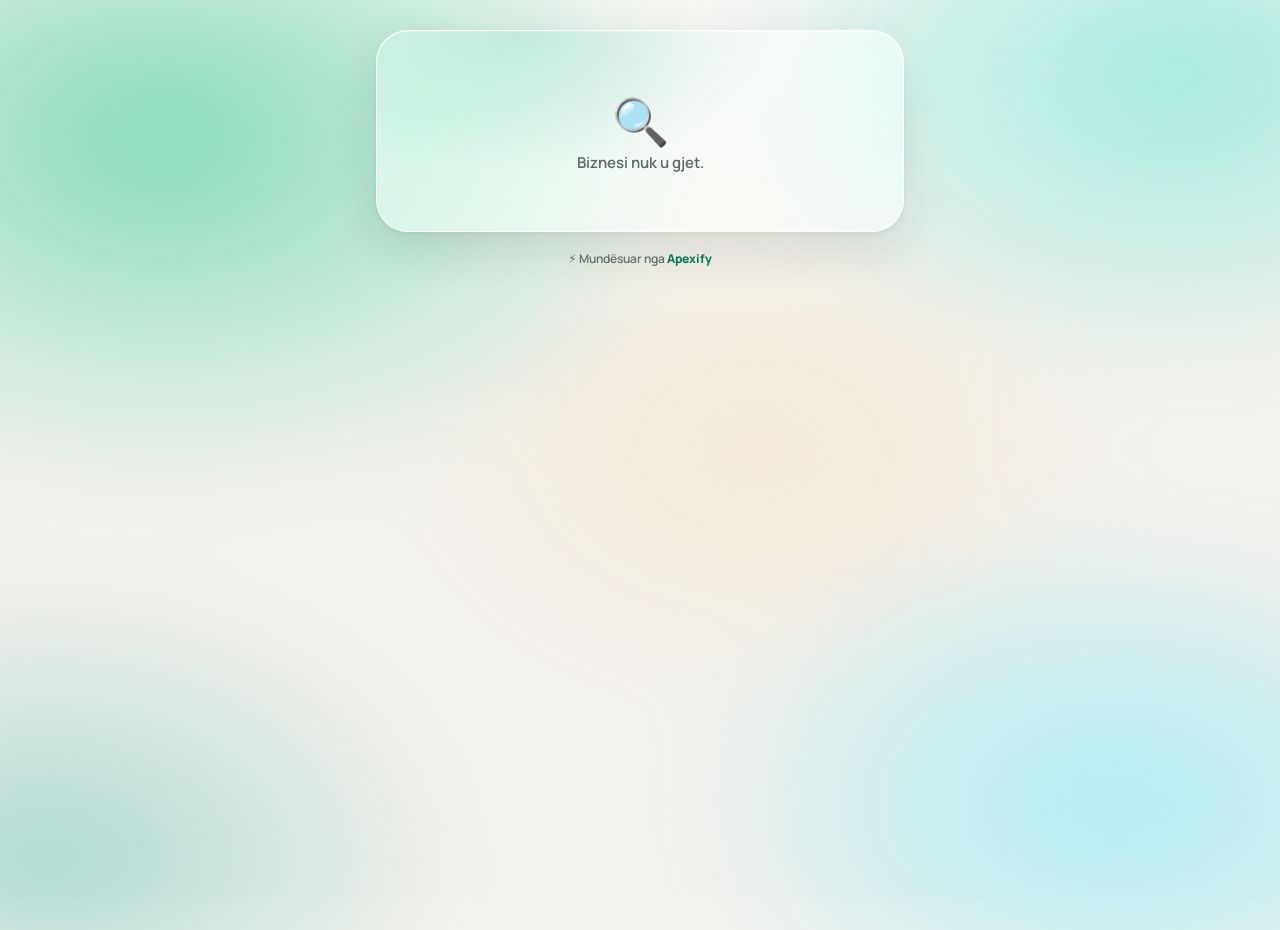
<file: book.html>
<!DOCTYPE html>
<html lang="sq">
<head>
<meta charset="UTF-8">
<meta name="viewport" content="width=device-width, initial-scale=1.0, viewport-fit=cover">
<script>(function(){try{var t=localStorage.getItem('ob-theme');if(!t)t=(window.matchMedia&&matchMedia('(prefers-color-scheme: dark)').matches)?'dark':'light';document.documentElement.setAttribute('data-theme',t);}catch(e){}})();</script>
<script src="v.js" defer></script>
<title>Apexify — Rezervo / Porosit</title>
<meta name="robots" content="noindex">
<link rel="icon" href="icon.svg" type="image/svg+xml">
<link rel="apple-touch-icon" href="apple-touch-icon.png">
<link rel="preload" href="fonts/manrope-latin.woff2" as="font" type="font/woff2" crossorigin>
<link rel="preload" href="fonts/sora-latin.woff2" as="font" type="font/woff2" crossorigin>
<link rel="stylesheet" href="style.css?v=188">
<style>
  .pub-wrap { max-width: 560px; margin: 30px auto 80px; padding: 0 16px; }
  .pub-card { background: var(--glass); backdrop-filter: blur(20px) saturate(1.6); -webkit-backdrop-filter: blur(20px) saturate(1.6);
    border: 1px solid var(--glass-edge); border-radius: var(--r-xl); box-shadow: var(--shadow-float); padding: 28px 24px; }
  .pub-biz { font-family: var(--font-display); font-size: 24px; font-weight: 800; letter-spacing: -.03em; }
  .pub-addr { color: var(--ink-soft); font-weight: 600; font-size: 13.5px; margin-top: 3px; }
  .pub-sec { font-family: var(--font-display); font-weight: 800; font-size: 14px; margin: 22px 0 10px; }
  .pub-switch { display: flex; gap: 6px; margin: 18px 0 6px; background: var(--glass-soft); border: 1px solid var(--glass-edge); border-radius: 14px; padding: 5px; }
  .pub-sw { flex: 1; border: none; background: none; color: var(--ink-soft); font-family: var(--font-body); font-weight: 800; font-size: 14px; padding: 10px; border-radius: 10px; cursor: pointer; transition: all .18s; }
  .pub-sw.active { background: linear-gradient(160deg, var(--accent-bright), var(--accent)); color: #fff; box-shadow: 0 4px 12px var(--accent-glow); }
  .pub-card label.f { display: block; font-weight: 800; font-size: 12px; text-transform: uppercase; letter-spacing: .06em; color: var(--ink-soft); margin: 14px 0 6px; }
  .pub-card input, .pub-card select, .pub-card textarea { width: 100%; font-family: var(--font-body); border: 1px solid var(--field-border);
    background: var(--field-bg); border-radius: var(--r-sm); padding: 12px 13px; font-size: 14.5px; font-weight: 600; color: var(--ink); outline: none; }
  .pub-card input:focus, .pub-card select:focus, .pub-card textarea:focus { border-color: var(--accent); box-shadow: 0 0 0 3.5px var(--accent-soft); }
  .slots { display: grid; grid-template-columns: repeat(auto-fill, minmax(72px, 1fr)); gap: 8px; margin-top: 6px; }
  .slot-btn { border: 1px solid var(--glass-edge); background: var(--glass-soft); color: var(--ink); border-radius: var(--r-sm);
    padding: 9px 6px; font-weight: 700; font-size: 13.5px; cursor: pointer; transition: all .14s; }
  .slot-btn:hover { transform: translateY(-1px); }
  .slot-btn.sel { background: linear-gradient(160deg, var(--accent-bright), var(--accent)); color: #fff; border-color: transparent; }
  .pub-item { display: flex; align-items: center; gap: 12px; padding: 12px 0; border-bottom: 1px solid var(--glass-line); }
  .pub-item:last-child { border-bottom: none; }
  .pi-grow { flex: 1; min-width: 0; }
  .pi-name { font-weight: 800; font-size: 14.5px; }
  .pi-desc { font-size: 12.5px; color: var(--ink-soft); font-weight: 600; margin-top: 2px; }
  .pi-price { font-weight: 800; color: var(--accent-deep); font-size: 13.5px; margin-top: 2px; }
  .qty { display: flex; align-items: center; gap: 8px; flex-shrink: 0; }
  .qty button { width: 30px; height: 30px; border-radius: 9px; border: 1px solid var(--glass-edge); background: var(--glass-strong);
    color: var(--ink); font-size: 17px; font-weight: 800; cursor: pointer; line-height: 1; }
  .qty span { min-width: 22px; text-align: center; font-weight: 800; }
  /* Kërkimi i katalogut (shfaqet vetëm kur ka mjaft artikuj) */
  .o-search { margin: 10px 0 4px; }
  .o-more { font-size: 12.5px; font-weight: 600; color: var(--ink-soft); padding: 12px 2px 2px; text-align: center; }
  .pi-addons { margin-top: 7px; display: flex; flex-direction: column; gap: 5px; }
  /* FOTO/VIDEO/LINQE — përmasa FIKSE. Lartësia e rezervuar që në fillim do të
     thotë zero rrëshqitje layout-i kur ngarkohet fotoja (mësimi i "tekst mbi
     tekst" ishte pikërisht lartësi të parezervuara). */
  .pi-shots { margin-top: 8px; display: flex; gap: 6px; overflow-x: auto; -webkit-overflow-scrolling: touch; scrollbar-width: none; padding-bottom: 2px; }
  .pi-shots::-webkit-scrollbar { display: none; }
  .pi-shots a { flex: 0 0 auto; display: block; width: 84px; height: 84px; border-radius: 10px; overflow: hidden; background: var(--glass-line); }
  .pi-shots img { width: 84px; height: 84px; object-fit: cover; display: block; }
  .pi-links { margin-top: 7px; display: flex; flex-wrap: wrap; gap: 6px; }
  .pi-links a { font-size: 12.5px; line-height: 1.2; padding: 5px 9px; border-radius: 999px; border: 1px solid var(--glass-line); color: var(--brand, #6c8cff); text-decoration: none; max-width: 100%; overflow: hidden; text-overflow: ellipsis; white-space: nowrap; }
  .pi-links a:active { opacity: .6; }
  .pi-addon { display: flex; align-items: center; gap: 7px; font-size: 13px; color: var(--ink-soft); font-weight: 600; cursor: pointer; }
  .pi-addon input { width: auto; }
  .pi-addon.req { color: var(--accent-deep); cursor: default; }
  .cart-total { display: flex; justify-content: space-between; align-items: center; margin: 18px 0 4px; font-family: var(--font-display); font-weight: 800; font-size: 18px; }
  .cart-total b { color: var(--accent-deep); }
  .pub-msg { text-align: center; padding: 30px 16px; }
  .pub-msg .big { font-size: 46px; }
  .pub-msg h2 { font-family: var(--font-display); margin: 10px 0 6px; }
  .pub-msg p { color: var(--ink-soft); font-weight: 600; }
  .pub-foot { text-align: center; margin-top: 18px; font-size: 12px; color: var(--ink-faint); font-weight: 600; }
  .pub-foot a { color: var(--accent-deep); text-decoration: none; font-weight: 800; }
  .pub-err { color: var(--red); font-weight: 700; font-size: 13.5px; margin-top: 10px; min-height: 18px; }

  /* ===== WOW PASS — faqja publike (klientët, mobile-first) ===== */
  .pub-card { animation: pubIn .5s cubic-bezier(.2,.7,.3,1); position: relative; }
  @keyframes pubIn { from { opacity: 0; transform: translateY(14px) scale(.99); } to { opacity: 1; transform: none; } }
  .pub-card::before { content: ""; position: absolute; inset: 0 0 auto 0; height: 160px; border-radius: inherit; pointer-events: none; z-index: 0;
    background: radial-gradient(70% 130% at 28% 0%, var(--accent-glow), transparent 68%); opacity: .55; }
  .pub-card > * { position: relative; z-index: 1; }
  .pub-biz { background: linear-gradient(110deg, var(--ink) 8%, var(--accent) 135%); -webkit-background-clip: text; background-clip: text; -webkit-text-fill-color: transparent; }
  .pub-sw { transition: all .2s cubic-bezier(.22,.61,.36,1); }
  .pub-sw:active { transform: scale(.96); }
  .slot-btn { animation: slotIn .3s ease both; }
  @keyframes slotIn { from { opacity: 0; transform: scale(.92); } }
  .slot-btn:hover { transform: translateY(-2px); box-shadow: 0 8px 18px -6px var(--accent-glow); }
  .slot-btn.sel { box-shadow: 0 9px 22px -4px var(--accent-glow); transform: translateY(-1px); }
  .qty button { transition: transform .14s ease, background .18s ease, color .18s ease; }
  .qty button:active { transform: scale(.86); }
  .qty button[data-p] { border-color: var(--accent); color: var(--accent-deep); }
  .qty button[data-p]:hover { background: var(--accent); color: #fff; border-color: var(--accent); }
  .cart-total { padding: 14px 16px; border-radius: 14px; background: var(--accent-soft); margin-top: 18px; }
  .pub-msg .big { display: inline-block; animation: okPop .55s cubic-bezier(.2,1.4,.4,1); }
  @keyframes okPop { from { transform: scale(0) rotate(-12deg); opacity: 0; } to { transform: none; opacity: 1; } }

  @media (max-width: 560px) {
    .pub-wrap { margin: 0 auto; padding: 0; max-width: 100%; }
    .pub-card { border-radius: 0; min-height: 100dvh; padding: calc(24px + env(safe-area-inset-top)) max(16px,env(safe-area-inset-left)) calc(94px + env(safe-area-inset-bottom)) max(16px,env(safe-area-inset-right)); border-left: 0; border-right: 0; box-shadow: none; }
    .pub-biz { font-size: 22px; }
    .slots { grid-template-columns: repeat(auto-fill, minmax(82px, 1fr)); gap: 9px; }
    .slot-btn { padding: 13px 6px; font-size: 14.5px; }
    .qty button { width: 38px; height: 38px; font-size: 20px; }
    .pub-card input, .pub-card select, .pub-card textarea { padding: 14px 13px; font-size: 16px; } /* 16px → pa zoom automatik në iOS */
    .pub-card .btn.primary.big { position: sticky; bottom: calc(12px + env(safe-area-inset-bottom)); z-index: 5; box-shadow: 0 12px 32px -6px var(--accent-glow); }
    .pub-foot { padding-bottom: calc(14px + env(safe-area-inset-bottom)); }
  }
  @media (prefers-reduced-motion: reduce) { .pub-card, .slot-btn, .pub-msg .big { animation: none !important; } }

  /* ⚡ FAZA 3 — xhami pa lag në telefon: blur më i lehtë vetëm në prekje
     (kjo është faqja që klientët e hapin MË SHUMTI nga telefoni) */
  @media (pointer: coarse) {
    .pub-card { -webkit-backdrop-filter: blur(14px) saturate(1.5); backdrop-filter: blur(14px) saturate(1.5); }
  }
  /* Përdoruesi ka kërkuar "më pak transparencë" në sistem → kartë opake, zero blur */
  @media (prefers-reduced-transparency: reduce) {
    .pub-card { -webkit-backdrop-filter: none; backdrop-filter: none; background: rgba(255,255,255,.97); }
    :root[data-theme="dark"] .pub-card { background: rgba(16,24,21,.97); }
  }
</style>
</head>
<body>
<div class="pub-wrap">
  <div class="pub-card" id="card">
    <div class="pub-msg"><div class="big">⏳</div><p id="loadingTxt">Po ngarkohet…</p></div>
  </div>
  <div class="pub-foot">⚡ <span id="poweredTxt">Mundësuar nga</span> <a href="index.html">Apexify</a></div>
</div>

<!-- Etiketë STATIKE e versionuar (jo document.write: ai bllokon skanerin e parangarkimit
     — mësim i v80/v81). Skripti klasik ekzekutohet gjithmonë PARA modulit poshtë. -->
<script src="supabase-js.js?v=188"></script>
<script src="core.js?v=188"></script>
<script type="module">
/* supabase-js i vetë-hostuar (skripti klasik lart) — jo esm.sh. CDN i huaj i
   bllokuar = klienti s'rezervon dot dhe biznesi humbet para. Kurrë më. */
const { createClient } = window.supabase;
import { SUPABASE_URL, SUPABASE_KEY } from "./config.js";
const sb = createClient(SUPABASE_URL, SUPABASE_KEY);

const CUR = { EUR:"€", USD:"$", GBP:"£", ALL:"L", CHF:"CHF", CAD:"$", AUD:"$", AED:"AED", TRY:"₺", RSD:"din", MKD:"den", RON:"lei", BGN:"лв", SEK:"kr", INR:"₹", JPY:"¥", CNY:"¥" };
let DATA = null, SQ = true;
const $ = (s) => document.querySelector(s);
const esc = (s) => String(s == null ? "" : s).replace(/&/g, "&amp;").replace(/</g, "&lt;").replace(/>/g, "&gt;").replace(/"/g, "&quot;").replace(/'/g, "&#39;");
const pad = (n) => String(n).padStart(2, "0");
function sym() { return CUR[(DATA && DATA.currency) || "EUR"] || (DATA && DATA.currency) || "€"; }
function money(n) { const v = Math.round((Number(n) || 0) * 100) / 100; const s = sym(); return s.length === 1 ? v + s : v + " " + s; }
const T = {
  sq: { loading:"Po ngarkohet…", notfound:"Biznesi nuk u gjet.", powered:"Mundësuar nga", book:"Rezervo takim", order:"Bëj porosinë",
    service:"Shërbimi", date:"Data", pickSlot:"Zgjedh orarin", noSlots:"S'ka orare të lira këtë ditë.", closed:"Mbyllur këtë ditë.",
    name:"Emri yt", phone:"Telefoni", contact:"Telefon / email", notes:"Shënime (opsionale)", total:"Totali", send:"Dërgo",
    okBook:"U rezervua! 🎉", okBookP:"Pronari do ta konfirmojë së shpejti.", okOrder:"Porosia u dërgua! 🎉", okOrderP:"Pronari do të kontaktojë së shpejti.",
    needName:"Shkruaj emrin.", needSlot:"Zgjedh një orar.", needItems:"Zgjedh të paktën një artikull.", slotTaken:"Ky orar sapo u zu — zgjedh një tjetër.", failed:"Diçka shkoi keq. Provo sërish.", rate:"Shumë kërkesa njëherësh — prit pak dhe provo sërish.", another:"Bëj një tjetër", track:"📦 Gjurmo statusin", addonInc:"përfshihet", priceAsk:"çmimi me kërkesë",
    addonFree:"FALAS", addonNeedQty:"— edhe {n} copë dhe e ke falas!",
    searchPh:"🔎 Kërko artikull…", noMatch:"S'u gjet asnjë artikull me këtë kërkim.", moreItems:"…dhe {n} artikuj të tjerë — shkruaj te kërkimi për t'i gjetur" },
  en: { loading:"Loading…", notfound:"Business not found.", powered:"Powered by", book:"Book an appointment", order:"Place your order",
    service:"Service", date:"Date", pickSlot:"Pick a time", noSlots:"No free times this day.", closed:"Closed this day.",
    name:"Your name", phone:"Phone", contact:"Phone / email", notes:"Notes (optional)", total:"Total", send:"Send",
    okBook:"Booked! 🎉", okBookP:"The owner will confirm shortly.", okOrder:"Order sent! 🎉", okOrderP:"The owner will contact you shortly.",
    needName:"Enter your name.", needSlot:"Pick a time.", needItems:"Pick at least one item.", slotTaken:"That slot was just taken — pick another.", failed:"Something went wrong. Try again.", rate:"Too many requests at once — wait a moment and try again.", another:"Make another", track:"📦 Track status", addonInc:"included", priceAsk:"price on request",
    addonFree:"FREE", addonNeedQty:"— {n} more and it's free!",
    searchPh:"🔎 Search items…", noMatch:"No items match that search.", moreItems:"…and {n} more — type in the search to find them" },
};
const tr = (k) => (SQ ? T.sq : T.en)[k];

const cart = {}; // service_id -> qty
const cartAddons = {}; // service_id -> Set(indeksesh të shtesave opsionale të zgjedhura)
let orderIdem = ""; // çelës idempotence për porosinë (rivendoset kur hapet forma)
function uuid() { return (crypto && crypto.randomUUID) ? crypto.randomUUID() : "xxxxxxxx-xxxx-4xxx-yxxx-xxxxxxxxxxxx".replace(/[xy]/g, (c) => { const r = Math.random() * 16 | 0; return (c === "x" ? r : (r & 0x3 | 0x8)).toString(16); }); }
let selDate = "", selTime = "";
const BASE = location.href.split("?")[0].replace(/[^/]*$/, "");

function unitPrice(item, qty) {
  let best = Number(item.price) || 0, bq = -1;
  for (const t of (DATA.tiers || [])) {
    if (t.service_id === item.id && Number(t.min_qty) <= qty && Number(t.min_qty) > bq) { best = Number(t.unit_price) || 0; bq = Number(t.min_qty); }
  }
  return best;
}

async function init() {
  const bid = new URLSearchParams(location.search).get("b");
  $("#loadingTxt").textContent = tr("loading");
  $("#poweredTxt").textContent = tr("powered");
  if (!bid) { fail(); return; }
  try {
    const { data, error } = await sb.rpc("public_business", { bid });
    if (error || !data) { fail(); return; }
    DATA = data;
    SQ = (DATA.lang || "sq") !== "en";
    document.documentElement.lang = SQ ? "sq" : "en";
    document.title = DATA.name + " — Apexify";
    $("#poweredTxt").textContent = tr("powered");
    render();
  } catch (e) { fail(); }
}
function fail() { $("#card").innerHTML = `<div class="pub-msg"><div class="big">🔍</div><p>${tr("notfound")}</p></div>`; }

function header() {
  return `<div class="pub-biz">${esc(DATA.name)}</div>${DATA.address ? `<div class="pub-addr">📍 ${esc(DATA.address)}</div>` : ""}`;
}

function render() {
  const mode = DATA.mode || "appointments";
  const canBook = mode !== "inquiry";                                              // takime ose të dyja
  const canOrder = !!(DATA.commerce_enabled || mode === "inquiry" || mode === "both"); // porosi/tregti
  if (canBook && canOrder) {
    // Të dyja → ndërrues Rezervo / Porosit
    $("#card").innerHTML = header() +
      `<div class="pub-switch"><button type="button" class="pub-sw active" id="swBook">📅 ${tr("book")}</button><button type="button" class="pub-sw" id="swOrder">🛒 ${tr("order")}</button></div><div id="pubBody"></div>`;
    const showBook = () => { $("#pubBody").innerHTML = bookUI(); wireBook(); $("#swBook").classList.add("active"); $("#swOrder").classList.remove("active"); };
    const showOrder = () => { $("#pubBody").innerHTML = orderUI(); wireOrder(); $("#swOrder").classList.add("active"); $("#swBook").classList.remove("active"); };
    $("#swBook").onclick = showBook; $("#swOrder").onclick = showOrder;
    showBook();
  } else if (canOrder) {
    $("#card").innerHTML = header() + orderUI(); wireOrder();
  } else {
    $("#card").innerHTML = header() + bookUI(); wireBook();
  }
}

/* ---------- Appointments ---------- */
function bookUI() {
  const svc = DATA.services.filter((s) => s.bookable !== false);
  const today = new Date().toISOString().slice(0, 10);
  return `
    <div class="pub-sec">${tr("book")}</div>
    <label class="f">${tr("service")}</label>
    <select id="bSvc">${svc.map((s) => `<option value="${s.id}">${esc(s.name)}${Number(s.price) ? " — " + money(s.price) : ""}</option>`).join("")}</select>
    <label class="f">${tr("date")}</label>
    <input type="date" id="bDate" min="${today}" value="${today}">
    <label class="f">${tr("pickSlot")}</label>
    <div class="slots" id="bSlots"></div>
    <label class="f">${tr("name")}</label>
    <input type="text" id="bName" maxlength="60">
    <label class="f">${tr("phone")}</label>
    <input type="text" id="bPhone" maxlength="40">
    <div class="pub-err" id="bErr"></div>
    <button class="btn primary big" id="bGo" style="width:100%;margin-top:14px">${tr("book")}</button>`;
}
function svcById(id) { return DATA.services.find((s) => s.id === id); }
function renderSlots() {
  const box = $("#bSlots"); selTime = "";
  selDate = $("#bDate").value;
  const d = new Date(selDate + "T00:00:00");
  const dow = d.getDay();
  const h = (DATA.hours || []).find((x) => x.weekday === dow);
  if (!h || h.is_closed || !h.open_time) { box.innerHTML = `<div style="color:var(--ink-soft);font-weight:600;font-size:13px">${tr("closed")}</div>`; return; }
  const svc = svcById($("#bSvc").value);
  const dur = Math.max(5, (svc && svc.duration_min) || 30);
  const step = Math.min(120, Math.max(15, dur));
  const toMin = (t) => { const [a, b] = String(t).split(":"); return +a * 60 + +b; };
  const open = toMin(h.open_time), close = toMin(h.close_time);
  // Intervalet e zëna: takimet (me kohëzgjatjen e tyre) + bllokimet + pushimet
  const intervals = [];
  (DATA.busy || []).filter((x) => x.d === selDate).forEach((x) => {
    const s = toMin((x.t || "").slice(0, 5)); intervals.push([s, s + (Number(x.dur) || 30)]);
  });
  (DATA.blocks || []).filter((x) => x.d === selDate).forEach((x) => {
    intervals.push([toMin((x.f || "").slice(0, 5)), toMin((x.t || "").slice(0, 5))]);
  });
  const cfg = DATA.config || {};
  const brks = (cfg.breaks && (cfg.breaks[dow] != null ? cfg.breaks[dow] : cfg.breaks[String(dow)])) || [];
  (Array.isArray(brks) ? brks : [brks]).forEach((b) => { if (b && b.start && b.end) intervals.push([toMin(b.start), toMin(b.end)]); });
  const now = new Date(); const isToday = selDate === now.toISOString().slice(0, 10);
  const nowMin = now.getHours() * 60 + now.getMinutes();
  // Gjenerimi i sloteve = i njëjti motor i testuar (core.js) si te paneli
  const slots = OB.computeSlots({ openMin: open, closeMin: close, durMin: dur, stepMin: step, busy: intervals, nowMin: isToday ? nowMin : null });
  let html = "";
  for (const hmv of slots) html += `<button type="button" class="slot-btn" data-t="${hmv}">${hmv}</button>`;
  box.innerHTML = html || `<div style="color:var(--ink-soft);font-weight:600;font-size:13px">${tr("noSlots")}</div>`;
  box.querySelectorAll(".slot-btn").forEach((b) => b.onclick = () => {
    box.querySelectorAll(".slot-btn").forEach((x) => x.classList.remove("sel"));
    b.classList.add("sel"); selTime = b.dataset.t;
  });
}
function wireBook() {
  $("#bSvc").onchange = renderSlots;
  $("#bDate").onchange = renderSlots;
  renderSlots();
  $("#bGo").onclick = async () => {
    const name = $("#bName").value.trim();
    if (!name) { $("#bErr").textContent = tr("needName"); return; }
    if (!selTime) { $("#bErr").textContent = tr("needSlot"); return; }
    $("#bErr").textContent = ""; $("#bGo").disabled = true;
    try {
      const { data, error } = await sb.rpc("public_book", { bid: DATA.id, p_service: $("#bSvc").value, p_name: name, p_phone: $("#bPhone").value.trim(), p_date: selDate, p_time: selTime });
      if (error || !data || !data.ok) {
        $("#bGo").disabled = false;
        $("#bErr").textContent = data && data.error === "slot_taken" ? tr("slotTaken") : (data && data.error === "rate" ? tr("rate") : tr("failed"));
        if (data && data.error === "slot_taken") { DATA.busy.push({ d: selDate, t: selTime }); renderSlots(); }
        return;
      }
      done(tr("okBook"), tr("okBookP"), BASE + "track.html?a=" + data.id);
    } catch (e) { $("#bGo").disabled = false; $("#bErr").textContent = tr("failed"); }
  };
}

/* ---------- Orders / commerce ---------- */
/* KATALOGËT E MËDHENJ: një dyqan me mijëra artikuj s'mund t'i vizatojë të gjithë —
   faqja do të rëndohej dhe klienti s'do gjente dot asgjë. Ndaj: kërkim i çastit
   (nga kujtesa, pa rrjet) + kapak shfaqjeje. Artikujt e zgjedhur tashmë shfaqen
   GJITHMONË, edhe kur s'përputhen me kërkimin — klienti s'e humb kurrë shportën. */
const ITEMS_CAP = 40;
const ITEMS_SEARCH_MIN = 12;   // nën këtë numër, kërkimi vetëm do zinte vend
let itemQuery = "";

function itemsMatching() {
  const all = DATA.services || [];
  const q = OB.normKey(itemQuery);
  if (!q) return all;
  const words = q.split(" ").filter(Boolean);
  return all.filter((s) => {
    const hay = OB.normKey([s.name, s.description, s.sku].filter(Boolean).join(" "));
    return words.every((w) => hay.includes(w));
  });
}

function renderItems() {
  const box = $("#oItems"); if (!box) return;
  const all = DATA.services || [];
  const matched = itemsMatching();
  const matchedIds = new Set(matched.map((s) => s.id));
  const inCart = all.filter((s) => cart[s.id] && !matchedIds.has(s.id)); // zgjedhjet mbeten të dukshme
  const shown = inCart.concat(matched.slice(0, ITEMS_CAP));
  box.innerHTML = shown.map(itemRow).join("");
  const note = $("#oMore");
  if (note) {
    const hidden = Math.max(0, matched.length - ITEMS_CAP);
    if (!matched.length) { note.textContent = tr("noMatch"); note.hidden = false; }
    else if (hidden) { note.textContent = tr("moreItems").replace("{n}", hidden); note.hidden = false; }
    else note.hidden = true;
  }
  wireItems();
}

/* Lidh butonat e sasisë + shtesat për rreshtat AKTUALË (thirret pas çdo rivizatimi).
   Ndryshimi i sasisë rivizaton shtesat: pragu mund të ketë hyrë ose dalë nga fuqia. */
function wireItems() {
  const box = $("#oItems"); if (!box) return;
  box.querySelectorAll("button[data-p]").forEach((b) => b.onclick = () => {
    const id = b.dataset.p; cart[id] = (cart[id] || 0) + 1;
    $("#q-" + id).textContent = cart[id]; redrawAddons(id); recompute();
  });
  box.querySelectorAll("button[data-m]").forEach((b) => b.onclick = () => {
    const id = b.dataset.m; cart[id] = Math.max(0, (cart[id] || 0) - 1);
    $("#q-" + id).textContent = cart[id]; if (!cart[id]) delete cart[id];
    redrawAddons(id); recompute();
  });
  wireAddons(box);
}

function orderUI() {
  orderIdem = uuid(); // çelës i ri idempotence sa herë hapet forma e porosisë
  itemQuery = "";
  const many = (DATA.services || []).length >= ITEMS_SEARCH_MIN;
  return `
    <div class="pub-sec">${tr("order")}</div>
    ${many ? `<input type="search" id="oSearch" class="o-search" placeholder="${esc(tr("searchPh"))}" autocomplete="off">` : ""}
    <div id="oItems"></div>
    <div class="o-more" id="oMore" hidden></div>
    <div class="cart-total"><span>${tr("total")}</span><b id="oTotal">${money(0)}</b></div>
    <label class="f">${tr("name")}</label>
    <input type="text" id="oName" maxlength="60">
    <label class="f">${tr("contact")}</label>
    <input type="text" id="oContact" maxlength="60">
    <label class="f">${tr("notes")}</label>
    <textarea id="oNotes" rows="2" maxlength="300"></textarea>
    <div class="pub-err" id="oErr"></div>
    <button class="btn primary big" id="oGo" style="width:100%;margin-top:14px">${tr("send")}</button>`;
}
function itemRow(s) {
  const cfg = DATA.config || {};
  const showDesc = OB.fieldVisible("desc", s.hidden_fields, cfg.catDesc !== false);
  const showUnit = OB.fieldVisible("unit", s.hidden_fields, cfg.catUnit !== false);
  const showAddons = OB.fieldVisible("addons", s.hidden_fields, true);
  const adds = (showAddons && Array.isArray(s.addons)) ? s.addons : [];
  return `<div class="pub-item">
    <div class="pi-grow">
      <div class="pi-name">${esc(s.name)}</div>
      ${showDesc && s.description ? `<div class="pi-desc">${esc(s.description)}</div>` : ""}
      <div class="pi-price">${Number(s.price) ? money(s.price) + (showUnit && s.unit_label ? " / " + esc(s.unit_label) : "") : "💬 " + tr("priceAsk")}</div>
      ${adds.length ? `<div class="pi-addons" id="ad-${s.id}">${addonsHtml(s)}</div>` : ""}
      ${mediaHtml(s)}
    </div>
    <div class="qty">
      <button type="button" data-m="${s.id}">−</button>
      <span id="q-${s.id}">${cart[s.id] || 0}</span>
      <button type="button" data-p="${s.id}">+</button>
    </div>
  </div>`;
}
/* FOTO / VIDEO / LINQE të artikullit.
   Fotot ngarkohen me `loading="lazy"` (katalogu me qindra artikuj s'duhet të
   tërheqë qindra foto sa hapet faqja). Vetëm http(s) kalon — një URL e
   dëmshme nga importi s'del kurrë si link i klikueshëm. Nëse fotoja s'hapet,
   e heqim vetë kutinë: një ikonë e thyer duket më keq se asgjë. */
function mediaHtml(s) {
  if (!OB.fieldVisible("media", s.hidden_fields, true)) return "";
  const m = (Array.isArray(s.media) ? s.media : []).filter((x) => x && /^https?:\/\//i.test(String(x.url || "")));
  if (!m.length) return "";
  const imgs = m.filter((x) => x.type === "image");
  const rest = m.filter((x) => x.type !== "image");
  let h = "";
  if (imgs.length) h += `<div class="pi-shots">` + imgs.slice(0, 6).map((x) =>
    `<a href="${esc(x.url)}" target="_blank" rel="noopener noreferrer"><img src="${esc(x.url)}" alt="${esc(x.label || s.name)}" loading="lazy" decoding="async" onerror="this.parentNode.remove()"></a>`).join("") + `</div>`;
  if (rest.length) h += `<div class="pi-links">` + rest.slice(0, 8).map((x) =>
    `<a href="${esc(x.url)}" target="_blank" rel="noopener noreferrer">${x.type === "video" ? "▶" : "🔗"} ${esc(x.label || x.url.replace(/^https?:\/\/(www\.)?/, "").slice(0, 40))}</a>`).join("") + `</div>`;
  return h;
}
/* Shtesat me RREGULLA (OB.resolveAddons = e vërteta e vetme, e njëjtë me serverin):
   të detyrueshme s'çkiqen dot; ato që bëhen falas/të detyrueshme me sasi
   rivizatohen sa herë ndryshon sasia, me nxitje të qartë ("edhe 1 → FALAS"). */
function addonsHtml(s) {
  const qty = cart[s.id] || 0;
  const line = unitPrice(s, qty) * qty;
  return OB.resolveAddons(s.addons, qty, line).map((a, i) => {
    const price = a.freed
      ? `<s style="opacity:.55">${money(a.basePrice)}</s> <b style="color:var(--accent-deep)">${tr("addonFree")}</b>`
      : money(a.price);
    if (a.required) return `<div class="pi-addon req">+ ${esc(a.name)} ${price} · ${tr("addonInc")}</div>`;
    const checked = (cartAddons[s.id] && cartAddons[s.id].has(i)) ? " checked" : "";
    const hint = a.needQty > 0 && a.then === "free"
      ? ` <small style="color:var(--accent-deep);font-weight:700">${tr("addonNeedQty").replace("{n}", a.needQty)}</small>` : "";
    return `<label class="pi-addon"><input type="checkbox" data-addon="${s.id}" data-i="${i}"${checked}> + ${esc(a.name)} ${price}${hint}</label>`;
  }).join("");
}
// Rivizato shtesat e një artikulli pas ndryshimit të sasisë (rregullat mund të kenë ndryshuar)
function redrawAddons(id) {
  const box = document.getElementById("ad-" + id); if (!box) return;
  const s = svcById(id); if (!s) return;
  box.innerHTML = addonsHtml(s);
  wireAddons(box);
}
function wireAddons(root) {
  root.querySelectorAll("input[data-addon]").forEach((c) => c.onchange = () => {
    const id = c.dataset.addon, i = +c.dataset.i;
    cartAddons[id] = cartAddons[id] || new Set();
    if (c.checked) cartAddons[id].add(i); else cartAddons[id].delete(i);
    recompute();
  });
}
function recompute() {
  let total = 0;
  for (const id in cart) {
    const it = svcById(id); if (!it) continue;
    const qty = cart[id];
    const line = unitPrice(it, qty) * qty;
    total += line;
    // Çmimi i shtesës vjen nga rregullat (falas mbi prag), jo nga fusha e papërpunuar
    OB.resolveAddons(it.addons, qty, line).forEach((a, i) => {
      if (a.required || (cartAddons[id] && cartAddons[id].has(i))) total += a.price * qty;
    });
  }
  $("#oTotal").textContent = money(total);
}
function wireOrder() {
  renderItems();                       // vizaton listën (me filtër + kapak) dhe e lidh vetë
  const s = $("#oSearch");
  if (s) { let t; s.oninput = () => { clearTimeout(t); t = setTimeout(() => { itemQuery = s.value; renderItems(); }, 140); }; }
  $("#oGo").onclick = async () => {
    const items = Object.keys(cart).map((id) => {
      const it = svcById(id); const adds = (it && Array.isArray(it.addons)) ? it.addons : [];
      const sel = cartAddons[id] ? [...cartAddons[id]].map((i) => adds[i] && adds[i].name).filter(Boolean) : [];
      return { service_id: id, qty: cart[id], addons: sel };
    });
    if (!items.length) { $("#oErr").textContent = tr("needItems"); return; }
    const name = $("#oName").value.trim();
    if (!name) { $("#oErr").textContent = tr("needName"); return; }
    $("#oErr").textContent = ""; $("#oGo").disabled = true;
    try {
      const { data, error } = await sb.rpc("public_order", { bid: DATA.id, p_name: name, p_contact: $("#oContact").value.trim(), p_items: items, p_notes: $("#oNotes").value.trim(), p_idem: orderIdem });
      if (error || !data || !data.ok) { $("#oGo").disabled = false; $("#oErr").textContent = (data && data.error === "rate") ? tr("rate") : tr("failed"); return; }
      done(tr("okOrder"), tr("okOrderP"), BASE + "track.html?o=" + data.id);
    } catch (e) { $("#oGo").disabled = false; $("#oErr").textContent = tr("failed"); }
  };
}

function done(title, p, trackUrl) {
  $("#card").innerHTML = `<div class="pub-msg"><div class="big">✅</div><h2>${title}</h2><p>${p}</p>
    ${trackUrl ? `<a class="btn primary" style="margin-top:16px;text-decoration:none" href="${trackUrl}">${tr("track")}</a>` : ""}
    <button class="btn" style="margin-top:10px" id="againBtn">${tr("another")}</button></div>`;
  // "Bëj një tjetër" pa rifreskim faqeje (SPA): pastro zgjedhjet + rimerr
  // disponibilitetin e freskët nga serveri (orari i sapo-zënë s'del më i lirë).
  $("#againBtn").onclick = () => {
    for (const k in cart) delete cart[k];
    for (const k in cartAddons) delete cartAddons[k];
    selDate = ""; selTime = "";
    init();
  };
}

if ("serviceWorker" in navigator && location.protocol === "https:") {
  window.addEventListener("load", function () { navigator.serviceWorker.register("sw.js").catch(function () {}); });
}
init();
</script>
</body>
</html>
</file>
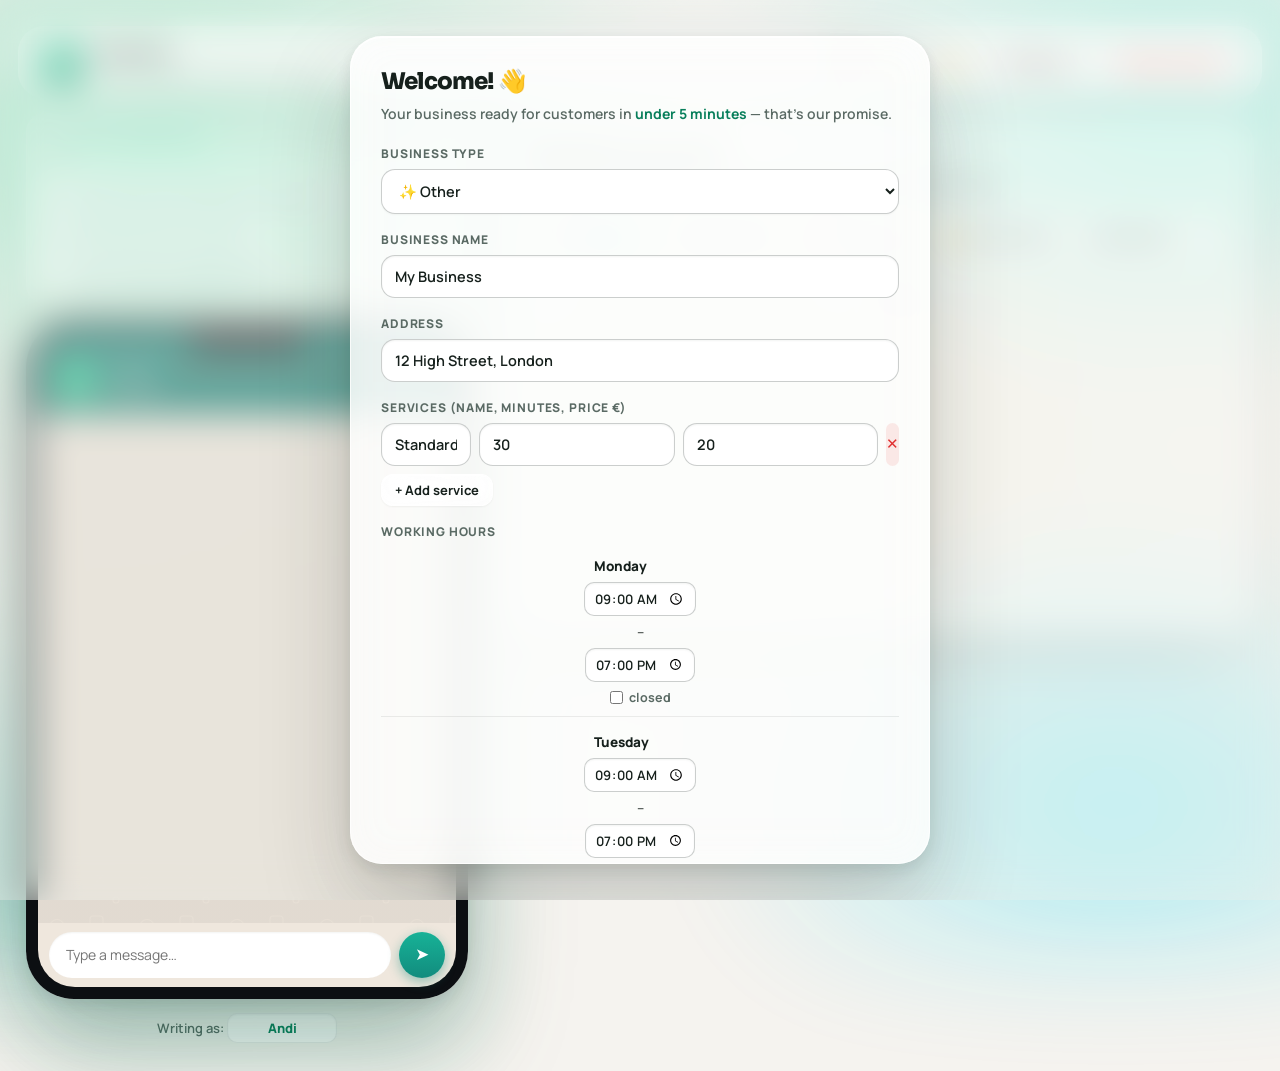
<file: demo.html>
<!DOCTYPE html>
<html lang="sq">
<head>
<meta charset="UTF-8">
<meta name="viewport" content="width=device-width, initial-scale=1.0, viewport-fit=cover">
<script>(function(){try{var t=localStorage.getItem('ob-theme');if(!t)t=(window.matchMedia&&matchMedia('(prefers-color-scheme: dark)').matches)?'dark':'light';document.documentElement.setAttribute('data-theme',t);}catch(e){}})();</script>
<script src="v.js" defer></script>
<title>Apexify — Demo Live</title>
<meta name="description" content="Demo live e Apexify — shiko si AI rezervon takime në WhatsApp për biznesin tënd. | Live demo of Apexify — watch the AI book appointments on WhatsApp for your business.">
<link rel="icon" href="icon.svg" type="image/svg+xml">
<link rel="apple-touch-icon" href="apple-touch-icon.png">
<link rel="manifest" href="manifest.json">
<meta name="theme-color" content="#0ca678">
<link rel="preload" href="fonts/manrope-latin.woff2" as="font" type="font/woff2" crossorigin>
<link rel="preload" href="fonts/sora-latin.woff2" as="font" type="font/woff2" crossorigin>
<link rel="stylesheet" href="style.css?v=188">
</head>
<body>

<header class="topbar">
  <a class="brand" href="index.html" style="text-decoration:none;color:inherit">
    <div class="brand-logo">O</div>
    <div>
      <div class="brand-name">Apexify</div>
      <div class="brand-tag" data-i18n="ui.brandTag">Recepsionisti AI që nuk fle kurrë</div>
    </div>
  </a>
  <div class="topbar-actions">
    <div class="lang-switch" id="langSwitch">
      <button data-lang="sq">SQ</button>
      <button data-lang="en">EN</button>
    </div>
    <button class="theme-toggle" id="themeToggle" type="button" aria-label="Ndrysho temën" title="Temë e errët / e çelët">🌙</button>
    <button class="btn ghost" id="btnSettings" data-i18n="ui.settings">⚙ Cilësimet</button>
    <button class="btn ghost danger" id="btnReset" data-i18n="ui.reset">↺ Rifillo demon</button>
  </div>
</header>

<main class="layout">

  <!-- ====== TELEFONI I KLIENTIT (WhatsApp) ====== -->
  <section class="phone-col">
    <div class="phone-hint">
      <span id="phoneHintText"></span>
      <div class="hint-chips" id="hintChips"></div>
    </div>

    <div class="phone">
      <div class="phone-notch"></div>
      <div class="wa-header">
        <div class="wa-avatar" id="waAvatar">T</div>
        <div class="wa-title">
          <div class="wa-name" id="waBizName">Biznesi</div>
          <div class="wa-status" id="waStatus">online</div>
        </div>
        <div class="wa-icons">📞 ⋮</div>
      </div>
      <div class="wa-chat" id="chat"></div>
      <div class="wa-quick" id="quickReplies"></div>
      <form class="wa-input" id="chatForm" autocomplete="off">
        <input type="text" id="chatInput" data-i18n-ph="ui.inputPlaceholder" placeholder="Shkruaj një mesazh…" maxlength="300">
        <button type="submit" class="wa-send" aria-label="Send">➤</button>
      </form>
    </div>

    <div class="client-identity">
      <span data-i18n="ui.writingAs">Po shkruan si:</span> <input type="text" id="clientName" value="Andi" maxlength="20">
    </div>
  </section>

  <!-- ====== PANELI I PRONARIT ====== -->
  <section class="panel-col">
    <div class="panel-head">
      <div>
        <h2 id="panelBizName">Paneli i pronarit</h2>
        <p class="panel-sub" data-i18n="ui.panelSub">Gjithçka që bën AI, e sheh dhe e kontrollon këtu — pa lëvizur gishtin.</p>
      </div>
    </div>

    <nav class="tabs">
      <button class="tab active" data-tab="calendar" data-i18n="ui.tabCalendar">📅 Kalendari</button>
      <button class="tab" data-tab="appointments" data-i18n="ui.tabAppts">📋 Takimet</button>
      <button class="tab" data-tab="blocks" data-i18n="ui.tabBlocks">⛔ Bllokime</button>
      <button class="tab" data-tab="notifications"><span data-i18n="ui.tabNotifs">🔔 Njoftimet</span> <span class="badge" id="notifBadge" hidden>0</span></button>
      <button class="tab" data-tab="stats" data-i18n="ui.tabStats">📊 Statistika</button>
    </nav>

    <!-- Kalendari -->
    <div class="tab-pane active" id="pane-calendar">
      <div class="cal-controls">
        <button class="btn small" id="calPrev">‹</button>
        <div class="cal-date" id="calDateLabel"></div>
        <button class="btn small" id="calNext">›</button>
        <button class="btn small ghost" id="calToday" data-i18n="ui.today">Sot</button>
      </div>
      <div class="timeline" id="timeline"></div>
    </div>

    <!-- Takimet -->
    <div class="tab-pane" id="pane-appointments">
      <div class="pane-toolbar">
        <button class="btn primary small" id="btnAddAppt" data-i18n="ui.addManual">+ Shto takim manual</button>
      </div>
      <div class="appt-list" id="apptList"></div>
    </div>

    <!-- Bllokime -->
    <div class="tab-pane" id="pane-blocks">
      <p class="pane-desc" data-i18n="ui.blocksDesc">Blloko orare kur nuk punon — AI nuk ia ofron askujt.</p>
      <form class="block-form" id="blockForm">
        <input type="date" id="blockDate" required>
        <input type="time" id="blockFrom" required step="1800">
        <input type="time" id="blockTo" required step="1800">
        <input type="text" id="blockReason" data-i18n-ph="ui.blockReasonPh" placeholder="Arsyeja (opsionale)" maxlength="40">
        <button class="btn primary small" type="submit" data-i18n="ui.blockBtn">Blloko</button>
      </form>
      <div class="block-list" id="blockList"></div>
    </div>

    <!-- Njoftimet -->
    <div class="tab-pane" id="pane-notifications">
      <p class="pane-desc" data-i18n="ui.notifsDesc">Kur AI nuk është i sigurt, nuk hamendëson — ta kalon ty. Këtu i sheh.</p>
      <div class="notif-list" id="notifList"></div>
    </div>

    <!-- Statistika -->
    <div class="tab-pane" id="pane-stats">
      <div class="stats-grid" id="statsGrid"></div>
      <p class="stats-note" data-i18n="ui.statsNote">Këto shifra janë arsyeja pse biznesi e rinovon abonimin çdo muaj pa diskutim.</p>
    </div>
  </section>
</main>

<!-- ====== NAVIGIMI MOBILE (si app nativ) ====== -->
<nav class="view-switch" id="viewSwitch">
  <button data-view="client" class="active" data-i18n="ui.viewClient">💬 Klienti</button>
  <button data-view="panel" data-i18n="ui.viewPanel">📊 Paneli</button>
</nav>

<!-- ====== NJOFTIM TOAST ====== -->
<div class="toast" id="toast" role="status" aria-live="polite"></div>

<!-- ====== MAGJISTARI I REGJISTRIMIT (5 minuta) ====== -->
<div class="modal-backdrop" id="setupModal" role="dialog" aria-modal="true" aria-labelledby="setupTitle" hidden>
  <div class="modal">
    <div class="modal-head">
      <h2 id="setupTitle" data-i18n="ui.setupTitle">Mirë se erdhe! 👋</h2>
      <p id="setupSub"></p>
    </div>

    <label class="field">
      <span data-i18n="ui.setupType">Lloji i biznesit</span>
      <select id="setupType"></select>
    </label>

    <label class="field">
      <span data-i18n="ui.setupName">Emri i biznesit</span>
      <input type="text" id="setupName" maxlength="40">
    </label>

    <label class="field">
      <span data-i18n="ui.setupAddr">Adresa</span>
      <input type="text" id="setupAddress" data-i18n-ph="ui.setupAddrPh" placeholder="p.sh. Rruga e Durrësit 12, Tiranë" maxlength="60">
    </label>

    <div class="field">
      <span data-i18n="ui.setupServices">Shërbimet (emri, minutat, çmimi €)</span>
      <div id="setupServices"></div>
      <button class="btn ghost small" id="btnAddService" type="button" data-i18n="ui.addService">+ Shto shërbim</button>
    </div>

    <div class="field">
      <span data-i18n="ui.setupHours">Orari i punës</span>
      <div class="hours-grid" id="setupHours"></div>
    </div>

    <button class="btn primary big" id="btnFinishSetup" data-i18n="ui.finishSetup">Përfundo — jam gati për klientë ✓</button>
  </div>
</div>

<!-- ====== SHTO TAKIM MANUAL ====== -->
<div class="modal-backdrop" id="apptModal" role="dialog" aria-modal="true" aria-labelledby="manTitle" hidden>
  <div class="modal small-modal">
    <div class="modal-head">
      <h2 id="manTitle" data-i18n="ui.manTitle">Takim manual</h2>
      <p data-i18n="ui.manSub">Për klientin që të vjen në derë ose në telefon.</p>
    </div>
    <label class="field"><span data-i18n="ui.manClient">Emri i klientit</span><input type="text" id="manClient" maxlength="30"></label>
    <label class="field"><span data-i18n="ui.manService">Shërbimi</span><select id="manService"></select></label>
    <label class="field"><span data-i18n="ui.manDate">Data</span><input type="date" id="manDate"></label>
    <label class="field"><span data-i18n="ui.manTime">Ora</span><select id="manTime"></select></label>
    <div class="modal-actions">
      <button class="btn ghost" id="manCancel" data-i18n="ui.manCancel">Anulo</button>
      <button class="btn primary" id="manSave" data-i18n="ui.manSave">Ruaj takimin</button>
    </div>
  </div>
</div>

<script>
(function () {
  var btn = document.getElementById("themeToggle");
  if (!btn) return;
  function cur() { return document.documentElement.getAttribute("data-theme") || "light"; }
  function lbl(t) { return t === "dark" ? "☀️" : "🌙"; }
  btn.textContent = lbl(cur());
  btn.onclick = function () {
    var n = cur() === "dark" ? "light" : "dark";
    document.documentElement.setAttribute("data-theme", n);
    try { localStorage.setItem("ob-theme", n); } catch (e) {}
    btn.textContent = lbl(n);
  };
})();
</script>
<script>
if ("serviceWorker" in navigator && location.protocol === "https:") {
  window.addEventListener("load", function () { navigator.serviceWorker.register("sw.js").catch(function () {}); });
}
</script>
<script src="app.js"></script>
</body>
</html>
</file>
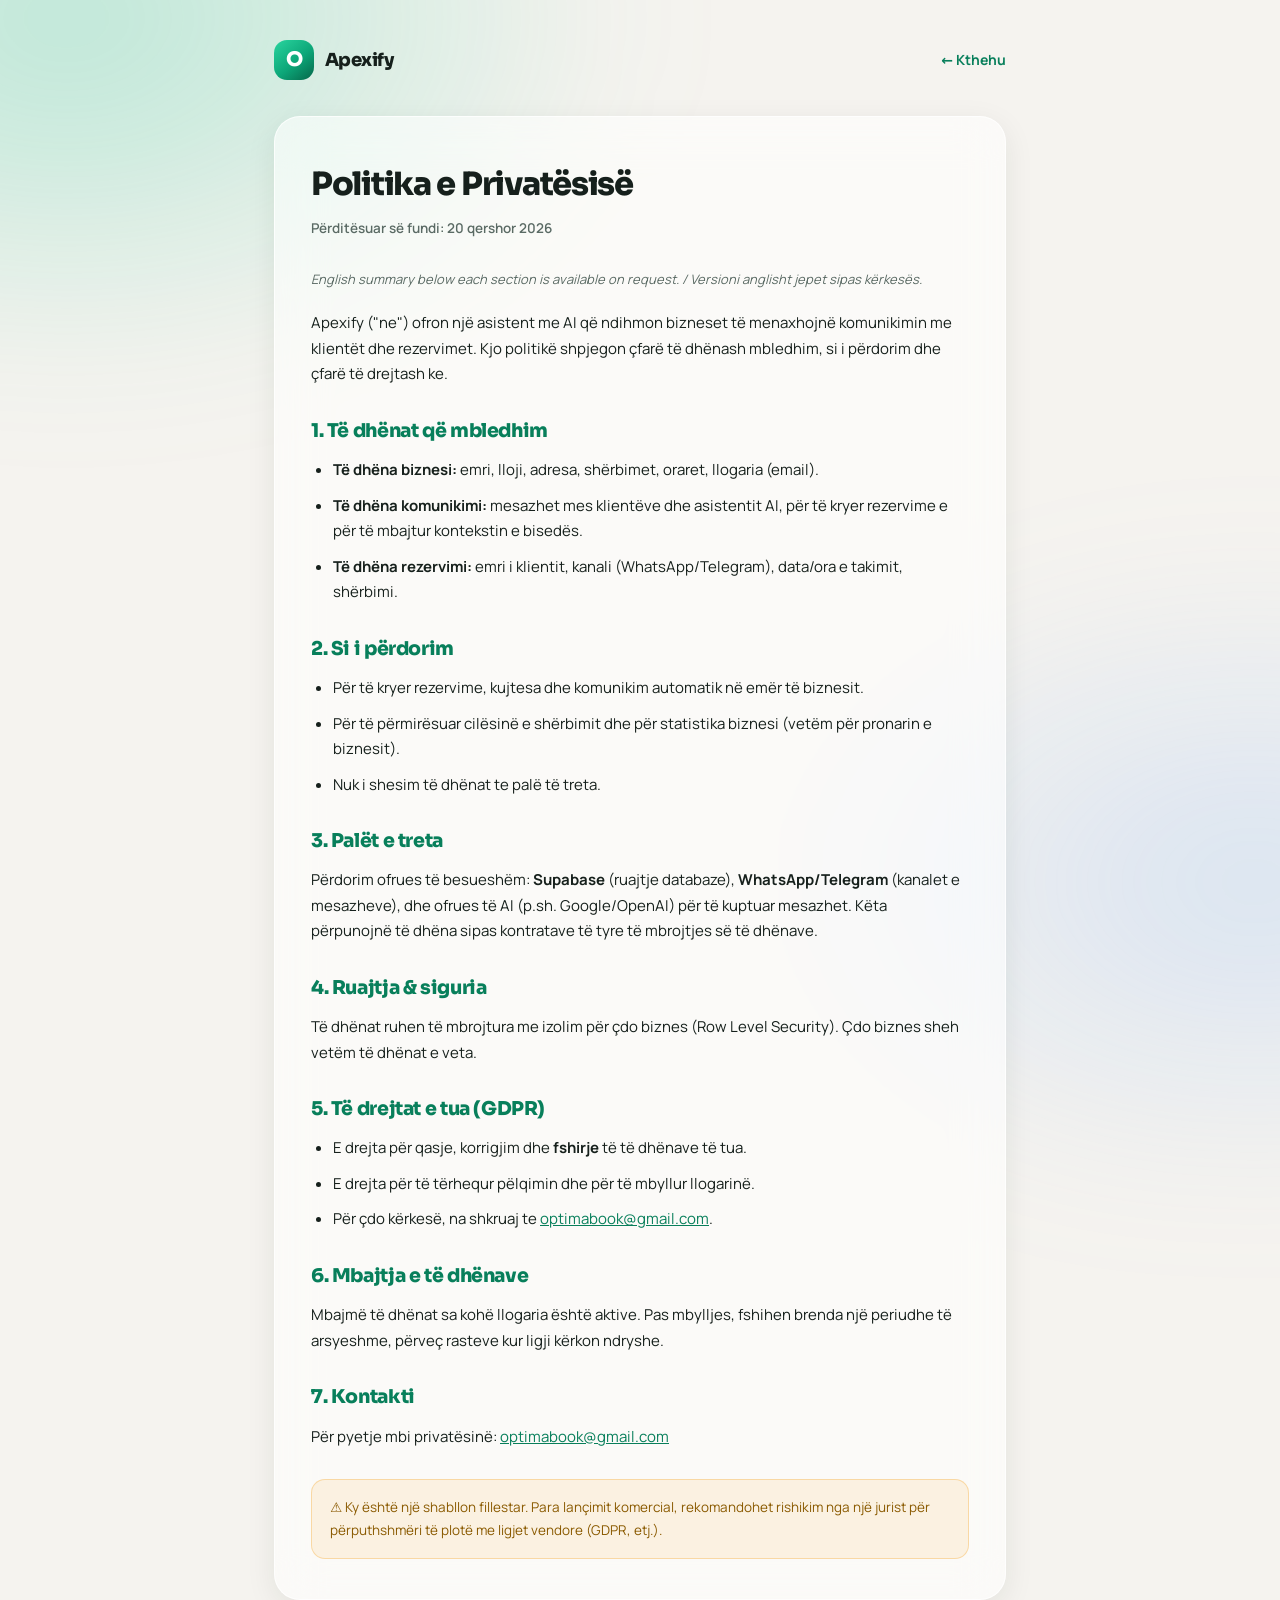
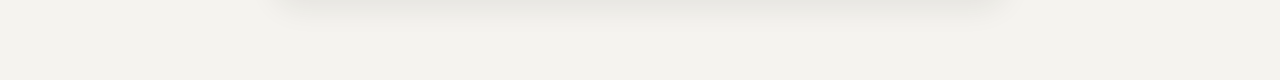
<file: privacy.html>
<!DOCTYPE html>
<html lang="sq">
<head>
<meta charset="UTF-8">
<meta name="viewport" content="width=device-width, initial-scale=1.0, viewport-fit=cover">
<script>(function(){try{var t=localStorage.getItem('ob-theme');if(!t)t=(window.matchMedia&&matchMedia('(prefers-color-scheme: dark)').matches)?'dark':'light';document.documentElement.setAttribute('data-theme',t);}catch(e){}})();</script>
<script src="v.js" defer></script>
<title>Apexify — Politika e Privatësisë / Privacy Policy</title>
<meta name="robots" content="index,follow">
<link rel="icon" href="icon.svg" type="image/svg+xml">
<style>
/* Fonte të self-hostuara (variable woff2; latin + latin-ext për ë/ç) */
@font-face{font-family:'Manrope';font-style:normal;font-weight:400 800;font-display:swap;src:url('fonts/manrope-latin.woff2') format('woff2');unicode-range:U+0000-00FF,U+0131,U+0152-0153,U+02BB-02BC,U+02C6,U+02DA,U+02DC,U+2000-206F,U+20AC,U+2122}
@font-face{font-family:'Manrope';font-style:normal;font-weight:400 800;font-display:swap;src:url('fonts/manrope-latinext.woff2') format('woff2');unicode-range:U+0100-02AF,U+1E00-1E9F,U+2020,U+20A0-20C0}
@font-face{font-family:'Sora';font-style:normal;font-weight:600 800;font-display:swap;src:url('fonts/sora-latin.woff2') format('woff2');unicode-range:U+0000-00FF,U+0131,U+0152-0153,U+02BB-02BC,U+02C6,U+02DA,U+02DC,U+2000-206F,U+20AC,U+2122}
@font-face{font-family:'Sora';font-style:normal;font-weight:600 800;font-display:swap;src:url('fonts/sora-latinext.woff2') format('woff2');unicode-range:U+0100-02AF,U+1E00-1E9F,U+2020,U+20A0-20C0}
:root{--milk:#f5f3ef;--ink:#16201c;--ink-soft:#5a6a64;--accent:#0ca678;--accent-deep:#087f5b;
  --glass:rgba(255,255,255,.6);--glass-edge:rgba(255,255,255,.75);
  --fd:"Sora",system-ui,sans-serif;--fb:"Manrope",system-ui,sans-serif}
*{box-sizing:border-box;margin:0;padding:0}
body{font-family:var(--fb);background:var(--milk);color:var(--ink);line-height:1.7;font-size:16px;-webkit-font-smoothing:antialiased}
body::before{content:"";position:fixed;inset:-30%;z-index:-1;
  background:radial-gradient(40% 36% at 22% 20%,rgba(32,201,151,.28),transparent 70%),radial-gradient(36% 32% at 80% 80%,rgba(116,173,255,.22),transparent 70%);
  filter:blur(70px)}
.wrap{max-width:780px;margin:0 auto;padding:40px 24px 80px}
.top{display:flex;align-items:center;justify-content:space-between;margin-bottom:36px}
.brand{display:flex;align-items:center;gap:11px;text-decoration:none;color:var(--ink)}
.logo{width:40px;height:40px;border-radius:13px;background:linear-gradient(140deg,#2ad59f,#0ca678 55%,#066649);color:#fff;font-family:var(--fd);font-weight:800;font-size:20px;display:grid;place-items:center}
.brand b{font-family:var(--fd);font-weight:800;font-size:18px;letter-spacing:-.03em}
.back{text-decoration:none;color:var(--accent-deep);font-weight:700;font-size:14px}
.card{background:var(--glass);backdrop-filter:blur(24px) saturate(1.5);border:1px solid var(--glass-edge);border-radius:26px;padding:40px 36px;box-shadow:0 8px 30px rgba(22,32,28,.08)}
h1{font-family:var(--fd);font-size:32px;font-weight:800;letter-spacing:-.04em;margin-bottom:6px}
.upd{color:var(--ink-soft);font-size:13.5px;font-weight:600;margin-bottom:28px}
h2{font-family:var(--fd);font-size:19px;font-weight:800;letter-spacing:-.02em;margin:28px 0 10px;color:var(--accent-deep)}
p,li{color:var(--ink);font-size:15px;margin-bottom:10px}
ul{padding-left:22px}
a{color:var(--accent-deep)}
.note{margin-top:30px;padding:16px 18px;background:rgba(245,159,26,.1);border:1px solid rgba(245,159,26,.3);border-radius:14px;font-size:13.5px;color:#8a5a00}
.lang-note{font-size:13px;color:var(--ink-soft);font-style:italic;margin-bottom:20px}
:root[data-theme="dark"]{--milk:#0c1311;--ink:#eaf0ed;--ink-soft:#9bafa8;--accent-deep:#2fe0a6;
  --glass:rgba(38,52,47,.6);--glass-edge:rgba(255,255,255,.1)}
:root[data-theme="dark"] body::before{opacity:.5}
:root[data-theme="dark"] .card{box-shadow:0 8px 30px rgba(0,0,0,.45)}
:root[data-theme="dark"] .note{background:rgba(245,159,26,.12);border-color:rgba(245,159,26,.3);color:#f0c070}
</style>
</head>
<body>
<div class="wrap">
  <div class="top">
    <a class="brand" href="index.html"><div class="logo">O</div><b>Apexify</b></a>
    <a class="back" href="index.html">← Kthehu</a>
  </div>
  <div class="card">
    <h1>Politika e Privatësisë</h1>
    <div class="upd">Përditësuar së fundi: 20 qershor 2026</div>
    <p class="lang-note">English summary below each section is available on request. / Versioni anglisht jepet sipas kërkesës.</p>

    <p>Apexify ("ne") ofron një asistent me AI që ndihmon bizneset të menaxhojnë komunikimin me klientët dhe rezervimet. Kjo politikë shpjegon çfarë të dhënash mbledhim, si i përdorim dhe çfarë të drejtash ke.</p>

    <h2>1. Të dhënat që mbledhim</h2>
    <ul>
      <li><b>Të dhëna biznesi:</b> emri, lloji, adresa, shërbimet, oraret, llogaria (email).</li>
      <li><b>Të dhëna komunikimi:</b> mesazhet mes klientëve dhe asistentit AI, për të kryer rezervime e për të mbajtur kontekstin e bisedës.</li>
      <li><b>Të dhëna rezervimi:</b> emri i klientit, kanali (WhatsApp/Telegram), data/ora e takimit, shërbimi.</li>
    </ul>

    <h2>2. Si i përdorim</h2>
    <ul>
      <li>Për të kryer rezervime, kujtesa dhe komunikim automatik në emër të biznesit.</li>
      <li>Për të përmirësuar cilësinë e shërbimit dhe për statistika biznesi (vetëm për pronarin e biznesit).</li>
      <li>Nuk i shesim të dhënat te palë të treta.</li>
    </ul>

    <h2>3. Palët e treta</h2>
    <p>Përdorim ofrues të besueshëm: <b>Supabase</b> (ruajtje databaze), <b>WhatsApp/Telegram</b> (kanalet e mesazheve), dhe ofrues të AI (p.sh. Google/OpenAI) për të kuptuar mesazhet. Këta përpunojnë të dhëna sipas kontratave të tyre të mbrojtjes së të dhënave.</p>

    <h2>4. Ruajtja & siguria</h2>
    <p>Të dhënat ruhen të mbrojtura me izolim për çdo biznes (Row Level Security). Çdo biznes sheh vetëm të dhënat e veta.</p>

    <h2>5. Të drejtat e tua (GDPR)</h2>
    <ul>
      <li>E drejta për qasje, korrigjim dhe <b>fshirje</b> të të dhënave të tua.</li>
      <li>E drejta për të tërhequr pëlqimin dhe për të mbyllur llogarinë.</li>
      <li>Për çdo kërkesë, na shkruaj te <a href="mailto:optimabook@gmail.com">optimabook@gmail.com</a>.</li>
    </ul>

    <h2>6. Mbajtja e të dhënave</h2>
    <p>Mbajmë të dhënat sa kohë llogaria është aktive. Pas mbylljes, fshihen brenda një periudhe të arsyeshme, përveç rasteve kur ligji kërkon ndryshe.</p>

    <h2>7. Kontakti</h2>
    <p>Për pyetje mbi privatësinë: <a href="mailto:optimabook@gmail.com">optimabook@gmail.com</a></p>

    <div class="note">⚠️ Ky është një shabllon fillestar. Para lançimit komercial, rekomandohet rishikim nga një jurist për përputhshmëri të plotë me ligjet vendore (GDPR, etj.).</div>
  </div>
</div>
<script>
if ("serviceWorker" in navigator && location.protocol === "https:") {
  window.addEventListener("load", function () { navigator.serviceWorker.register("sw.js").catch(function () {}); });
}
</script>
</body>
</html>
</file>
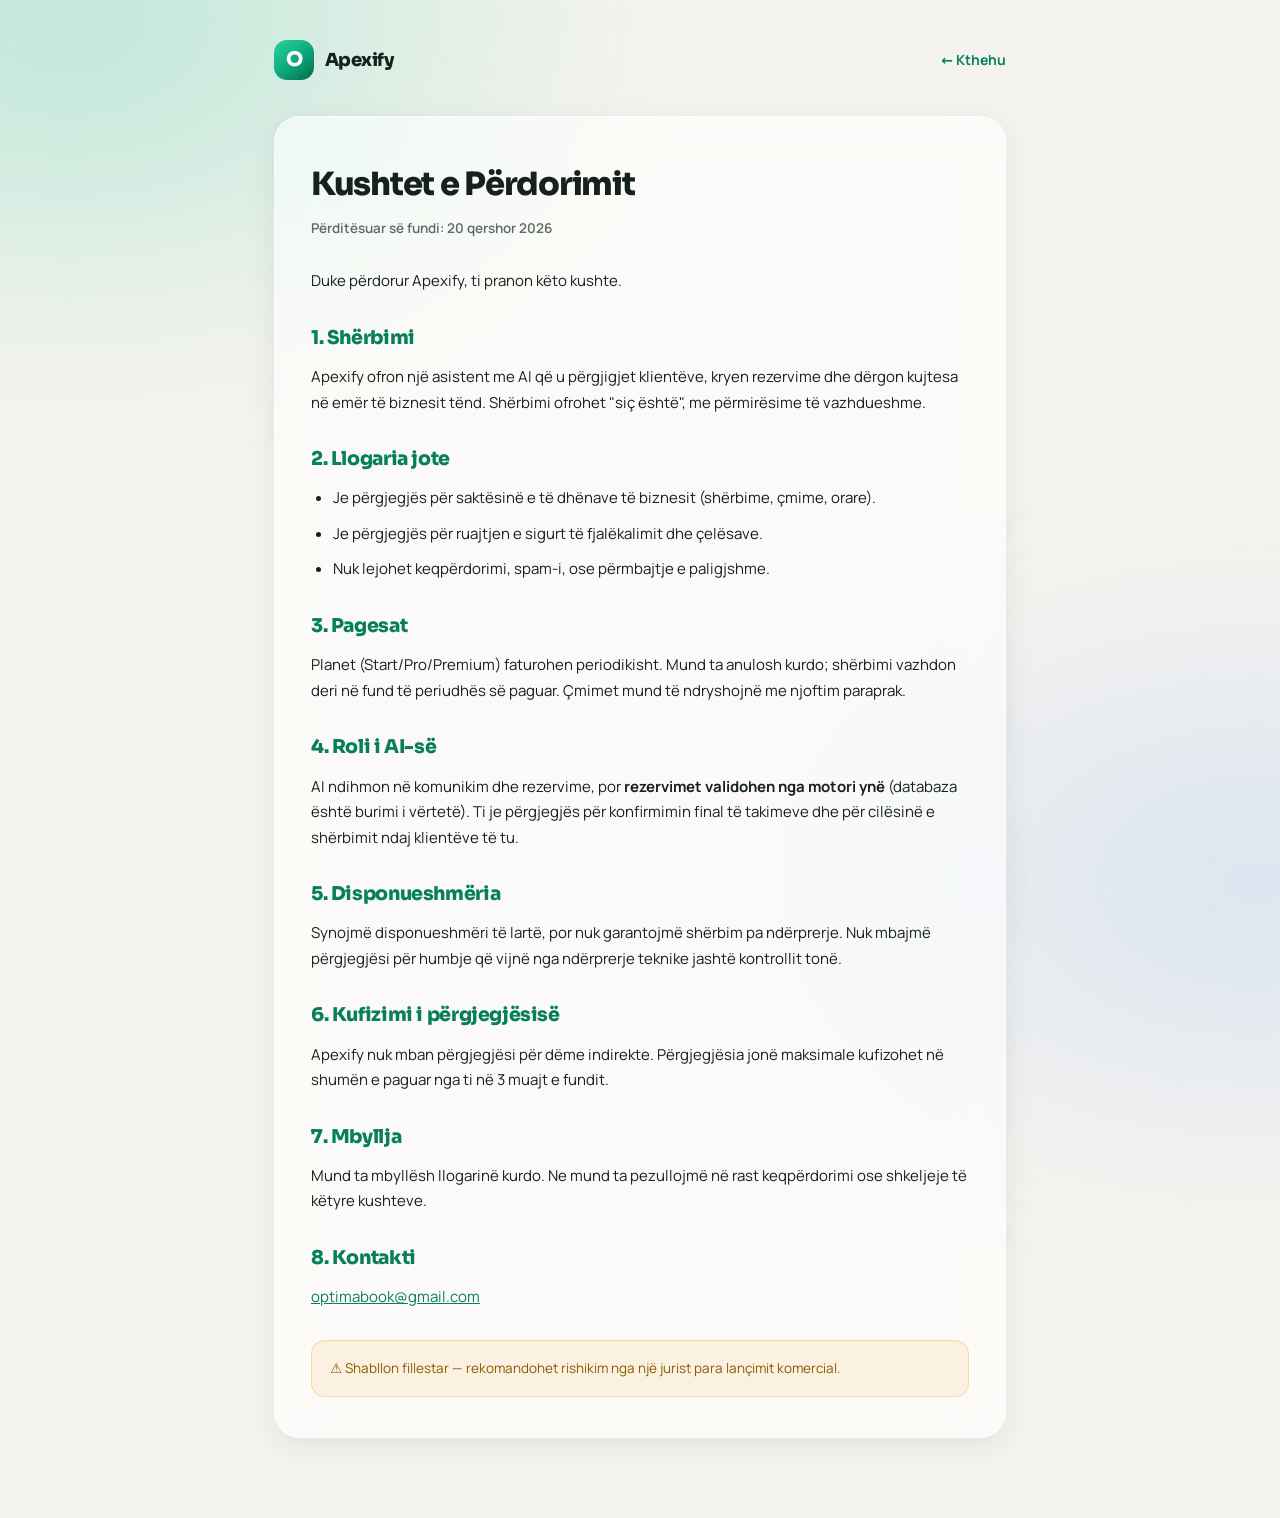
<file: terms.html>
<!DOCTYPE html>
<html lang="sq">
<head>
<meta charset="UTF-8">
<meta name="viewport" content="width=device-width, initial-scale=1.0, viewport-fit=cover">
<script>(function(){try{var t=localStorage.getItem('ob-theme');if(!t)t=(window.matchMedia&&matchMedia('(prefers-color-scheme: dark)').matches)?'dark':'light';document.documentElement.setAttribute('data-theme',t);}catch(e){}})();</script>
<script src="v.js" defer></script>
<title>Apexify — Kushtet e Përdorimit / Terms of Service</title>
<meta name="robots" content="index,follow">
<link rel="icon" href="icon.svg" type="image/svg+xml">
<style>
/* Fonte të self-hostuara (variable woff2; latin + latin-ext për ë/ç) */
@font-face{font-family:'Manrope';font-style:normal;font-weight:400 800;font-display:swap;src:url('fonts/manrope-latin.woff2') format('woff2');unicode-range:U+0000-00FF,U+0131,U+0152-0153,U+02BB-02BC,U+02C6,U+02DA,U+02DC,U+2000-206F,U+20AC,U+2122}
@font-face{font-family:'Manrope';font-style:normal;font-weight:400 800;font-display:swap;src:url('fonts/manrope-latinext.woff2') format('woff2');unicode-range:U+0100-02AF,U+1E00-1E9F,U+2020,U+20A0-20C0}
@font-face{font-family:'Sora';font-style:normal;font-weight:600 800;font-display:swap;src:url('fonts/sora-latin.woff2') format('woff2');unicode-range:U+0000-00FF,U+0131,U+0152-0153,U+02BB-02BC,U+02C6,U+02DA,U+02DC,U+2000-206F,U+20AC,U+2122}
@font-face{font-family:'Sora';font-style:normal;font-weight:600 800;font-display:swap;src:url('fonts/sora-latinext.woff2') format('woff2');unicode-range:U+0100-02AF,U+1E00-1E9F,U+2020,U+20A0-20C0}
:root{--milk:#f5f3ef;--ink:#16201c;--ink-soft:#5a6a64;--accent:#0ca678;--accent-deep:#087f5b;
  --glass:rgba(255,255,255,.6);--glass-edge:rgba(255,255,255,.75);
  --fd:"Sora",system-ui,sans-serif;--fb:"Manrope",system-ui,sans-serif}
*{box-sizing:border-box;margin:0;padding:0}
body{font-family:var(--fb);background:var(--milk);color:var(--ink);line-height:1.7;font-size:16px;-webkit-font-smoothing:antialiased}
body::before{content:"";position:fixed;inset:-30%;z-index:-1;
  background:radial-gradient(40% 36% at 22% 20%,rgba(32,201,151,.28),transparent 70%),radial-gradient(36% 32% at 80% 80%,rgba(116,173,255,.22),transparent 70%);
  filter:blur(70px)}
.wrap{max-width:780px;margin:0 auto;padding:40px 24px 80px}
.top{display:flex;align-items:center;justify-content:space-between;margin-bottom:36px}
.brand{display:flex;align-items:center;gap:11px;text-decoration:none;color:var(--ink)}
.logo{width:40px;height:40px;border-radius:13px;background:linear-gradient(140deg,#2ad59f,#0ca678 55%,#066649);color:#fff;font-family:var(--fd);font-weight:800;font-size:20px;display:grid;place-items:center}
.brand b{font-family:var(--fd);font-weight:800;font-size:18px;letter-spacing:-.03em}
.back{text-decoration:none;color:var(--accent-deep);font-weight:700;font-size:14px}
.card{background:var(--glass);backdrop-filter:blur(24px) saturate(1.5);border:1px solid var(--glass-edge);border-radius:26px;padding:40px 36px;box-shadow:0 8px 30px rgba(22,32,28,.08)}
h1{font-family:var(--fd);font-size:32px;font-weight:800;letter-spacing:-.04em;margin-bottom:6px}
.upd{color:var(--ink-soft);font-size:13.5px;font-weight:600;margin-bottom:28px}
h2{font-family:var(--fd);font-size:19px;font-weight:800;letter-spacing:-.02em;margin:28px 0 10px;color:var(--accent-deep)}
p,li{color:var(--ink);font-size:15px;margin-bottom:10px}
ul{padding-left:22px}
a{color:var(--accent-deep)}
.note{margin-top:30px;padding:16px 18px;background:rgba(245,159,26,.1);border:1px solid rgba(245,159,26,.3);border-radius:14px;font-size:13.5px;color:#8a5a00}
:root[data-theme="dark"]{--milk:#0c1311;--ink:#eaf0ed;--ink-soft:#9bafa8;--accent-deep:#2fe0a6;
  --glass:rgba(38,52,47,.6);--glass-edge:rgba(255,255,255,.1)}
:root[data-theme="dark"] body::before{opacity:.5}
:root[data-theme="dark"] .card{box-shadow:0 8px 30px rgba(0,0,0,.45)}
:root[data-theme="dark"] .note{background:rgba(245,159,26,.12);border-color:rgba(245,159,26,.3);color:#f0c070}
</style>
</head>
<body>
<div class="wrap">
  <div class="top">
    <a class="brand" href="index.html"><div class="logo">O</div><b>Apexify</b></a>
    <a class="back" href="index.html">← Kthehu</a>
  </div>
  <div class="card">
    <h1>Kushtet e Përdorimit</h1>
    <div class="upd">Përditësuar së fundi: 20 qershor 2026</div>

    <p>Duke përdorur Apexify, ti pranon këto kushte.</p>

    <h2>1. Shërbimi</h2>
    <p>Apexify ofron një asistent me AI që u përgjigjet klientëve, kryen rezervime dhe dërgon kujtesa në emër të biznesit tënd. Shërbimi ofrohet "siç është", me përmirësime të vazhdueshme.</p>

    <h2>2. Llogaria jote</h2>
    <ul>
      <li>Je përgjegjës për saktësinë e të dhënave të biznesit (shërbime, çmime, orare).</li>
      <li>Je përgjegjës për ruajtjen e sigurt të fjalëkalimit dhe çelësave.</li>
      <li>Nuk lejohet keqpërdorimi, spam-i, ose përmbajtje e paligjshme.</li>
    </ul>

    <h2>3. Pagesat</h2>
    <p>Planet (Start/Pro/Premium) faturohen periodikisht. Mund ta anulosh kurdo; shërbimi vazhdon deri në fund të periudhës së paguar. Çmimet mund të ndryshojnë me njoftim paraprak.</p>

    <h2>4. Roli i AI-së</h2>
    <p>AI ndihmon në komunikim dhe rezervime, por <b>rezervimet validohen nga motori ynë</b> (databaza është burimi i vërtetë). Ti je përgjegjës për konfirmimin final të takimeve dhe për cilësinë e shërbimit ndaj klientëve të tu.</p>

    <h2>5. Disponueshmëria</h2>
    <p>Synojmë disponueshmëri të lartë, por nuk garantojmë shërbim pa ndërprerje. Nuk mbajmë përgjegjësi për humbje që vijnë nga ndërprerje teknike jashtë kontrollit tonë.</p>

    <h2>6. Kufizimi i përgjegjësisë</h2>
    <p>Apexify nuk mban përgjegjësi për dëme indirekte. Përgjegjësia jonë maksimale kufizohet në shumën e paguar nga ti në 3 muajt e fundit.</p>

    <h2>7. Mbyllja</h2>
    <p>Mund ta mbyllësh llogarinë kurdo. Ne mund ta pezullojmë në rast keqpërdorimi ose shkeljeje të këtyre kushteve.</p>

    <h2>8. Kontakti</h2>
    <p><a href="mailto:optimabook@gmail.com">optimabook@gmail.com</a></p>

    <div class="note">⚠️ Shabllon fillestar — rekomandohet rishikim nga një jurist para lançimit komercial.</div>
  </div>
</div>
<script>
if ("serviceWorker" in navigator && location.protocol === "https:") {
  window.addEventListener("load", function () { navigator.serviceWorker.register("sw.js").catch(function () {}); });
}
</script>
</body>
</html>
</file>
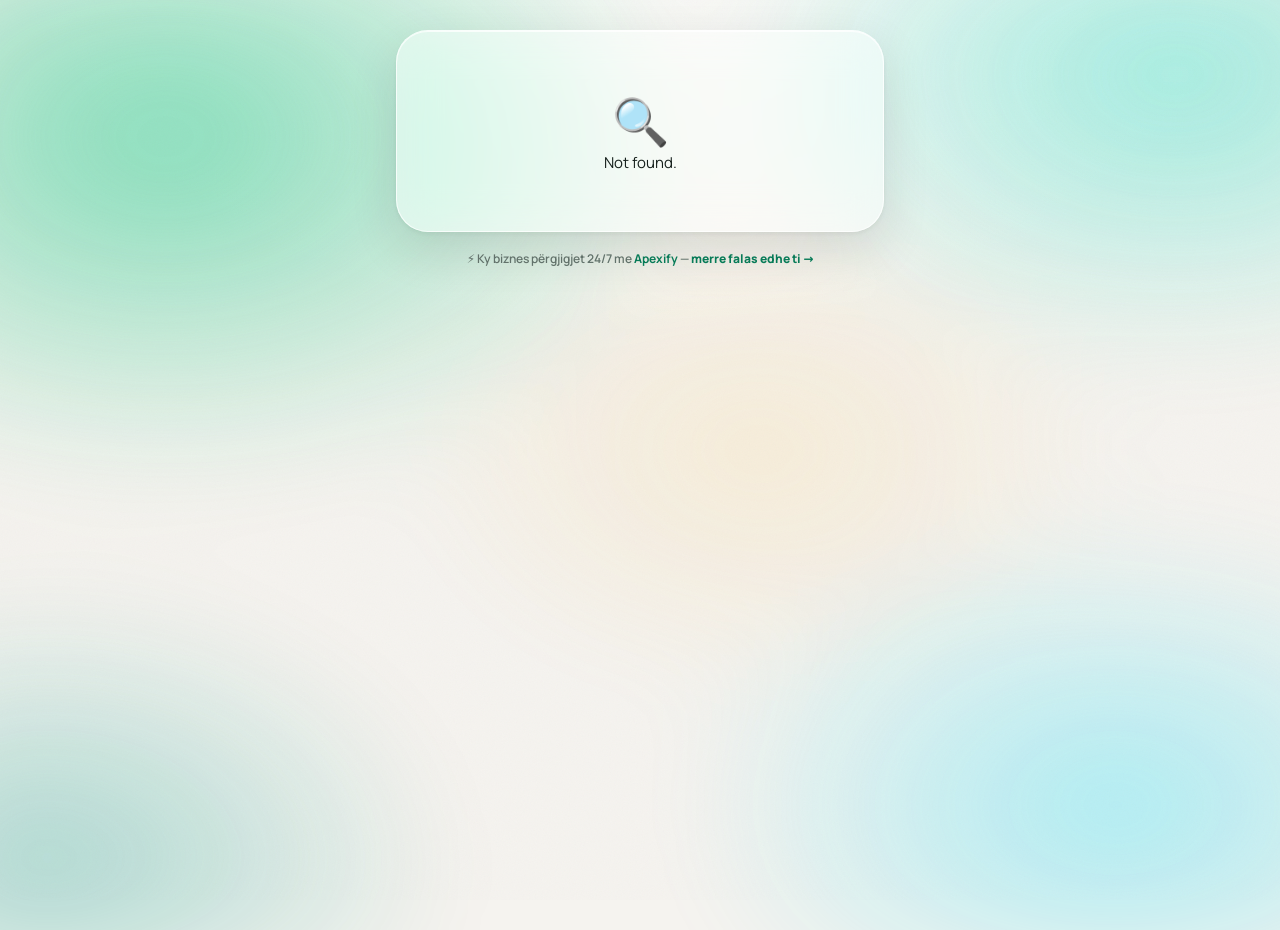
<file: track.html>
<!DOCTYPE html>
<html lang="sq">
<head>
<meta charset="UTF-8">
<meta name="viewport" content="width=device-width, initial-scale=1.0, viewport-fit=cover">
<script>(function(){try{var t=localStorage.getItem('ob-theme');if(!t)t=(window.matchMedia&&matchMedia('(prefers-color-scheme: dark)').matches)?'dark':'light';document.documentElement.setAttribute('data-theme',t);}catch(e){}})();</script>
<script src="v.js" defer></script>
<title>Apexify — Gjurmo</title>
<meta name="robots" content="noindex">
<link rel="icon" href="icon.svg" type="image/svg+xml">
<link rel="apple-touch-icon" href="apple-touch-icon.png">
<link rel="preload" href="fonts/manrope-latin.woff2" as="font" type="font/woff2" crossorigin>
<link rel="preload" href="fonts/sora-latin.woff2" as="font" type="font/woff2" crossorigin>
<link rel="stylesheet" href="style.css?v=188">
<style>
  .pub-wrap { max-width: 520px; margin: 30px auto 80px; padding: 0 16px; }
  .pub-card { background: var(--glass); backdrop-filter: blur(20px) saturate(1.6); -webkit-backdrop-filter: blur(20px) saturate(1.6);
    border: 1px solid var(--glass-edge); border-radius: var(--r-xl); box-shadow: var(--shadow-float); padding: 28px 24px; }
  .tk-h { font-family: var(--font-display); font-size: 20px; font-weight: 800; letter-spacing: -.02em; }
  .tk-sub { color: var(--ink-soft); font-weight: 600; font-size: 13.5px; margin-top: 4px; }
  .steps2 { display: flex; flex-direction: column; gap: 0; margin: 22px 0; }
  .step2 { display: flex; align-items: center; gap: 13px; padding: 9px 0; position: relative; }
  .step2 .dot { width: 26px; height: 26px; border-radius: 999px; display: grid; place-items: center; flex-shrink: 0;
    border: 2px solid var(--ink-faint); color: var(--ink-faint); font-size: 13px; font-weight: 800; background: var(--glass-soft); z-index: 1; }
  .step2.done .dot, .step2.cur .dot { background: var(--accent); border-color: var(--accent); color: #fff; }
  .step2.cur .dot { box-shadow: 0 0 0 4px var(--accent-soft); }
  .step2 .lbl { font-weight: 700; font-size: 14px; color: var(--ink-faint); }
  .step2.done .lbl, .step2.cur .lbl { color: var(--ink); }
  .step2:not(:last-child)::after { content: ""; position: absolute; left: 12px; top: 30px; width: 2px; height: calc(100% - 8px); background: var(--glass-line); }
  .step2.done::after { background: var(--accent); }
  .tk-line { display: flex; justify-content: space-between; padding: 7px 0; border-bottom: 1px solid var(--glass-line); font-weight: 600; font-size: 14px; }
  .tk-line:last-child { border-bottom: none; }
  .tk-line .k { color: var(--ink-soft); }
  .tk-badge { display: inline-block; padding: 4px 12px; border-radius: 999px; font-weight: 800; font-size: 13px; background: var(--accent-soft); color: var(--accent-deep); margin-top: 8px; }
  .tk-badge.cancel { background: var(--red-soft); color: var(--red); }
  .pub-msg { text-align: center; padding: 30px 16px; }
  .pub-msg .big { font-size: 46px; }
  .pub-foot { text-align: center; margin-top: 18px; font-size: 12px; color: var(--ink-faint); font-weight: 600; }
  .pub-foot a { color: var(--accent-deep); text-decoration: none; font-weight: 800; }
</style>
</head>
<body>
<div class="pub-wrap">
  <div class="pub-card" id="card"><div class="pub-msg"><div class="big">⏳</div><p>…</p></div></div>
  <!-- Grepi i konvertimit: çdo klient që gjurmon porosinë është vetë pronar i mundshëm biznesi -->
  <div class="pub-foot">⚡ Ky biznes përgjigjet 24/7 me <a href="index.html"><b>Apexify</b></a> — <a href="index.html">merre falas edhe ti →</a></div>
</div>
<script src="supabase-js.js?v=188"></script>
<script type="module">
/* supabase-js i vetë-hostuar (skripti klasik lart) — jo esm.sh; shih app.html. */
const { createClient } = window.supabase;
import { SUPABASE_URL, SUPABASE_KEY } from "./config.js";
const sb = createClient(SUPABASE_URL, SUPABASE_KEY);
const CUR = { EUR:"€", USD:"$", GBP:"£", ALL:"L", CHF:"CHF", CAD:"$", AUD:"$", AED:"AED", TRY:"₺", RSD:"din", MKD:"den", RON:"lei", BGN:"лв", SEK:"kr", INR:"₹", JPY:"¥", CNY:"¥" };
const $ = (s) => document.querySelector(s);
const esc = (s) => String(s == null ? "" : s).replace(/&/g, "&amp;").replace(/</g, "&lt;").replace(/>/g, "&gt;").replace(/"/g, "&quot;").replace(/'/g, "&#39;");
const params = new URLSearchParams(location.search);
const SQ = (navigator.language || "sq").toLowerCase().startsWith("sq");
const L = SQ ? {
  notfound:"Nuk u gjet.", order:"Porosia jote", appt:"Takimi yt", customer:"Klienti", total:"Totali", paid:"Pagesa", due:"Afati", service:"Shërbimi", date:"Data", time:"Ora",
  oNew:"E re", oConfirmed:"Konfirmuar", oInProgress:"Në punë", oShipped:"Nisur", oDelivered:"Dorëzuar", oCompleted:"Përfunduar", oCancelled:"Anuluar",
  aPending:"Në pritje", aConfirmed:"Konfirmuar", aCancelled:"Anuluar", payU:"E papaguar", payP:"Pjesërisht", payD:"E paguar"
} : {
  notfound:"Not found.", order:"Your order", appt:"Your appointment", customer:"Customer", total:"Total", paid:"Payment", due:"Due", service:"Service", date:"Date", time:"Time",
  oNew:"New", oConfirmed:"Confirmed", oInProgress:"In progress", oShipped:"Shipped", oDelivered:"Delivered", oCompleted:"Completed", oCancelled:"Cancelled",
  aPending:"Pending", aConfirmed:"Confirmed", aCancelled:"Cancelled", payU:"Unpaid", payP:"Partial", payD:"Paid"
};
function money(v, cur) { const s = CUR[cur || "EUR"] || cur || "€"; const n = Math.round((Number(v) || 0) * 100) / 100; return s.length === 1 ? n + s : n + " " + s; }
const ORDER_STEPS = ["new", "confirmed", "in_progress", "shipped", "delivered", "completed"];
const ORDER_LBL = { new:L.oNew, confirmed:L.oConfirmed, in_progress:L.oInProgress, shipped:L.oShipped, delivered:L.oDelivered, completed:L.oCompleted };

async function init() {
  const oid = params.get("o"), aid = params.get("a");
  const kind = oid ? "order" : "appt";
  const id = oid || aid;
  if (!id) { fail(); return; }
  try {
    const { data, error } = await sb.rpc("public_track", { p_kind: kind, p_id: id });
    if (error || !data) { fail(); return; }
    kind === "order" ? renderOrder(data) : renderAppt(data);
  } catch (e) { fail(); }
}
function fail() { $("#card").innerHTML = `<div class="pub-msg"><div class="big">🔍</div><p>${L.notfound}</p></div>`; }

function renderOrder(d) {
  if (d.status === "cancelled") {
    $("#card").innerHTML = `<div class="tk-h">${L.order}</div><div class="tk-badge cancel">${L.oCancelled}</div>` + lines(d);
    return;
  }
  const curIdx = ORDER_STEPS.indexOf(d.status);
  const steps = ORDER_STEPS.map((s, i) => {
    const cls = i < curIdx ? "done" : i === curIdx ? "cur" : "";
    const mark = i < curIdx ? "✓" : (i + 1);
    return `<div class="step2 ${cls}"><span class="dot">${mark}</span><span class="lbl">${ORDER_LBL[s]}</span></div>`;
  }).join("");
  $("#card").innerHTML = `<div class="tk-h">${L.order}</div>${d.due ? `<div class="tk-sub">${L.due}: ${esc(d.due)}</div>` : ""}
    <div class="steps2">${steps}</div>` + lines(d);
}
function lines(d) {
  const items = (d.items || []).map((i) => `<div class="tk-line"><span class="k">${esc(i.name)} ×${i.qty}</span><span>${money(i.line_total, d.currency)}</span></div>`).join("");
  const pay = { unpaid:L.payU, partial:L.payP, paid:L.payD }[d.paid] || "";
  return `${items}<div class="tk-line"><span class="k">${L.total}</span><span><strong>${money(d.total, d.currency)}</strong></span></div>
    <div class="tk-line"><span class="k">${L.paid}</span><span>${pay}</span></div>
    ${d.customer ? `<div class="tk-line"><span class="k">${L.customer}</span><span>${esc(d.customer)}</span></div>` : ""}`;
}
function renderAppt(d) {
  const lbl = { pending:L.aPending, confirmed:L.aConfirmed, cancelled:L.aCancelled }[d.status] || d.status;
  const cls = d.status === "cancelled" ? "cancel" : "";
  $("#card").innerHTML = `<div class="tk-h">${L.appt}</div><div class="tk-badge ${cls}">${lbl}</div>
    ${d.service ? `<div class="tk-line"><span class="k">${L.service}</span><span>${esc(d.service)}</span></div>` : ""}
    <div class="tk-line"><span class="k">${L.date}</span><span>${esc(d.date)}</span></div>
    <div class="tk-line"><span class="k">${L.time}</span><span>${esc((d.time || "").slice(0,5))}</span></div>
    ${d.customer ? `<div class="tk-line"><span class="k">${L.customer}</span><span>${esc(d.customer)}</span></div>` : ""}`;
}
if ("serviceWorker" in navigator && location.protocol === "https:") {
  window.addEventListener("load", function () { navigator.serviceWorker.register("sw.js").catch(function () {}); });
}
init();
</script>
</body>
</html>
</file>
<file: style.css>
/* =====================================================================
   OptimaBook — dizajni v3 · "Milk Glass"
   Gjuha vizuale: glassmorphism i vërtetë · tone qumështi · aurora e gjallë
   · xham i blurruar me kufij drite · frymë Apple · mikro-ndërveprime
   Tipografia: Sora (tituj, shifra) + Manrope (tekst)
   ===================================================================== */

/* ===== FONTE TË SELF-HOSTUARA (pa udhëtim te Google — më shpejt, privat, i besueshëm)
   Variable woff2; latin + latin-ext (mbulon ë/ç shqip). font-display:swap. ===== */
@font-face{font-family:'Manrope';font-style:normal;font-weight:400 800;font-display:swap;
  src:url('fonts/manrope-latin.woff2') format('woff2');
  unicode-range:U+0000-00FF,U+0131,U+0152-0153,U+02BB-02BC,U+02C6,U+02DA,U+02DC,U+0304,U+0308,U+0329,U+2000-206F,U+2074,U+20AC,U+2122,U+2191,U+2193,U+2212,U+2215,U+FEFF,U+FFFD;}
@font-face{font-family:'Manrope';font-style:normal;font-weight:400 800;font-display:swap;
  src:url('fonts/manrope-latinext.woff2') format('woff2');
  unicode-range:U+0100-02AF,U+0304,U+0308,U+0329,U+1E00-1E9F,U+1EF2-1EFF,U+2020,U+20A0-20AB,U+20AD-20C0,U+2113,U+2C60-2C7F,U+A720-A7FF;}
@font-face{font-family:'Sora';font-style:normal;font-weight:600 800;font-display:swap;
  src:url('fonts/sora-latin.woff2') format('woff2');
  unicode-range:U+0000-00FF,U+0131,U+0152-0153,U+02BB-02BC,U+02C6,U+02DA,U+02DC,U+0304,U+0308,U+0329,U+2000-206F,U+2074,U+20AC,U+2122,U+2191,U+2193,U+2212,U+2215,U+FEFF,U+FFFD;}
@font-face{font-family:'Sora';font-style:normal;font-weight:600 800;font-display:swap;
  src:url('fonts/sora-latinext.woff2') format('woff2');
  unicode-range:U+0100-02AF,U+0304,U+0308,U+0329,U+1E00-1E9F,U+1EF2-1EFF,U+2020,U+20A0-20AB,U+20AD-20C0,U+2113,U+2C60-2C7F,U+A720-A7FF;}

:root {
  --milk: #f5f3ef;
  --ink: #16201c;
  --ink-soft: #5a6a64;
  --ink-faint: #66766f; /* AA: ~4.5:1 mbi --milk (ish #93a29c ~2.4:1 — i palexueshëm për shumë sy) */

  /* xhami */
  --glass: rgba(255, 255, 255, .55);
  --glass-strong: rgba(255, 255, 255, .72);
  --glass-soft: rgba(255, 255, 255, .38);
  --glass-edge: rgba(255, 255, 255, .75);
  --glass-line: rgba(22, 32, 28, .08);

  /* Fushat e formularit: sfond solid + bordurë E DUKSHME (jo e bardhë mbi të bardhë,
     që s'dallohej). Një pikë kontrolli për qartësinë e ÇDO fushe në aplikacion. */
  --field-bg: #ffffff;
  --field-border: rgba(22, 32, 28, .22);

  --accent: #0ca678;
  --accent-deep: #087f5b;
  --accent-bright: #20c997;
  --accent-soft: rgba(12, 166, 120, .13);
  --accent-glow: rgba(12, 166, 120, .34);

  --gold: #b08008; --gold-soft: rgba(244, 196, 80, .18);
  --red: #e03131; --red-soft: rgba(224, 49, 49, .10);
  --amber: #cc7e0e; --amber-soft: rgba(245, 159, 26, .14);

  --wa-dark: #075e54;
  --wa-green: #128c7e;
  --wa-bubble-me: #d9fdd3;
  --wa-bg: #efe7dd;

  --font-display: "Sora", "Segoe UI", system-ui, sans-serif;
  --font-body: "Manrope", "Segoe UI", system-ui, sans-serif;


  /* Shkalla e hapësirave — bazë 4px. --sp-N = Npx. E gjithë faqja e përdor
     këtë shkallë për padding/margin/gap: ndrysho këtu → ndryshon kudo. */
  --sp-4: 4px; --sp-8: 8px; --sp-12: 12px; --sp-16: 16px; --sp-20: 20px;
  --sp-24: 24px; --sp-28: 28px; --sp-32: 32px; --sp-36: 36px; --sp-40: 40px;
  --sp-48: 48px; --sp-56: 56px; --sp-64: 64px;

  --r-sm: 14px;
  --r-md: 18px;
  --r-lg: 26px;
  --r-xl: 32px;

  --shadow-glass:
    0 1px 1px rgba(22, 32, 28, .04),
    0 8px 24px rgba(22, 32, 28, .07),
    inset 0 1px 0 var(--glass-edge);
  --shadow-float:
    0 2px 4px rgba(22, 32, 28, .05),
    0 18px 48px rgba(22, 32, 28, .12),
    inset 0 1px 0 var(--glass-edge);
  --shadow-deep:
    0 6px 16px rgba(22, 32, 28, .10),
    0 40px 90px rgba(22, 32, 28, .22);
}

/* ---------- DARK MODE — "Milk Glass" netën ---------- */
:root[data-theme="dark"] {
  --milk: #0c1311;
  --ink: #eaf0ed;
  --ink-soft: #9bafa8;
  --ink-faint: #6a7d76;

  --glass: rgba(30, 42, 38, .55);
  --glass-strong: rgba(38, 52, 47, .72);
  --glass-soft: rgba(30, 42, 38, .34);
  --glass-edge: rgba(255, 255, 255, .10);
  --glass-line: rgba(255, 255, 255, .07);

  --accent: #13b886;
  --accent-deep: #0ca678;
  --accent-bright: #2fe0a6;
  --accent-soft: rgba(32, 201, 151, .17);
  --accent-glow: rgba(32, 201, 151, .40);

  --gold: #e6bb4a; --gold-soft: rgba(244, 196, 80, .14);
  --red: #ff7a7a; --red-soft: rgba(224, 49, 49, .16);
  --amber: #f0a847; --amber-soft: rgba(245, 159, 26, .16);

  /* Fusha në errësirë: sfond që dallohet nga karta + bordurë e dukshme */
  --field-bg: rgba(255, 255, 255, .07);
  --field-border: rgba(255, 255, 255, .2);

  --shadow-glass:
    0 1px 1px rgba(0, 0, 0, .30),
    0 8px 24px rgba(0, 0, 0, .40),
    inset 0 1px 0 rgba(255, 255, 255, .05);
  --shadow-float:
    0 2px 4px rgba(0, 0, 0, .35),
    0 18px 48px rgba(0, 0, 0, .50),
    inset 0 1px 0 rgba(255, 255, 255, .05);
  --shadow-deep:
    0 6px 16px rgba(0, 0, 0, .45),
    0 40px 90px rgba(0, 0, 0, .65);
}
:root[data-theme="dark"] body::before { opacity: .6; filter: blur(52px) saturate(1.5); }   /* neon-glow mbi errësirë (si referencat) */
:root[data-theme="dark"] body::after { opacity: .06; }
:root[data-theme="dark"] .lang-switch { background: rgba(255, 255, 255, .06); border-color: rgba(255, 255, 255, .10); }
:root[data-theme="dark"] .lang-switch button.active { background: rgba(255, 255, 255, .14); color: var(--accent-bright); box-shadow: none; }
:root[data-theme="dark"] .btn { box-shadow: 0 1px 2px rgba(0, 0, 0, .3), inset 0 1px 0 rgba(255, 255, 255, .06); }
:root[data-theme="dark"] .btn:hover { box-shadow: 0 8px 20px rgba(0, 0, 0, .45), inset 0 1px 0 rgba(255, 255, 255, .06); background: rgba(255, 255, 255, .08); }

/* ---------- DARK MODE — fortësim i komponentëve (ndreq sfonde/kufij të bardhë) ---------- */
:root[data-theme="dark"] .tabs { background: rgba(255, 255, 255, .04); border-color: var(--glass-edge); }
:root[data-theme="dark"] .tab.active { background: linear-gradient(135deg, rgba(32, 201, 151, .22), rgba(32, 201, 151, .10)); color: var(--accent-bright); box-shadow: inset 0 1px 0 rgba(255, 255, 255, .07); }
:root[data-theme="dark"] .slot { background: var(--glass-soft); border-color: var(--glass-edge); box-shadow: inset 0 1px 0 rgba(255, 255, 255, .04); }
:root[data-theme="dark"] .slot:hover { box-shadow: 0 6px 16px rgba(0, 0, 0, .4), inset 0 1px 0 rgba(255, 255, 255, .04); }
:root[data-theme="dark"] .slot.busy { background: linear-gradient(95deg, rgba(32, 201, 151, .22), var(--glass-soft)); }
:root[data-theme="dark"] .slot.blocked { background: repeating-linear-gradient(-45deg, rgba(224, 49, 49, .16) 0 10px, var(--glass-soft) 10px 20px); }
:root[data-theme="dark"] .appt-card { background: var(--glass-soft); border-color: var(--glass-edge); box-shadow: inset 0 1px 0 rgba(255, 255, 255, .04); }
:root[data-theme="dark"] .appt-card:hover { box-shadow: 0 14px 32px rgba(0, 0, 0, .45), inset 0 1px 0 rgba(255, 255, 255, .04); }
:root[data-theme="dark"] .stat-card { background: linear-gradient(165deg, rgba(255, 255, 255, .06), var(--glass-soft)); border-color: var(--glass-edge); box-shadow: inset 0 1px 0 rgba(255, 255, 255, .05); }
:root[data-theme="dark"] .stat-card.highlight { background: linear-gradient(165deg, var(--accent-soft), rgba(32, 201, 151, .06)); }
:root[data-theme="dark"] .stat-card.warn { background: linear-gradient(165deg, var(--red-soft), var(--glass-soft)); }
:root[data-theme="dark"] .block-form input, :root[data-theme="dark"] .service-row input, :root[data-theme="dark"] .hours-row input[type="time"], :root[data-theme="dark"] .auth-card input, :root[data-theme="dark"] .onboard-card input, :root[data-theme="dark"] .settings-input input, :root[data-theme="dark"] .settings-input select { background: var(--field-bg); border-color: var(--field-border); color: var(--ink); box-shadow: none; }
:root[data-theme="dark"] .block-item { background: repeating-linear-gradient(-45deg, rgba(224, 49, 49, .16) 0 10px, var(--glass-soft) 10px 20px); border-color: rgba(224, 49, 49, .3); }
:root[data-theme="dark"] .notif-item { background: var(--glass-soft); border-color: var(--glass-edge); }
:root[data-theme="dark"] .notif-item.unread { background: rgba(245, 159, 26, .14); }
:root[data-theme="dark"] .btn.ghost { background: rgba(255, 255, 255, .05); }
:root[data-theme="dark"] .bi-chip { background: var(--glass-soft); }
:root[data-theme="dark"] .biz-switch { background: var(--glass-soft); }
:root[data-theme="dark"] .timeline::-webkit-scrollbar-thumb { background: rgba(255, 255, 255, .14); }
:root[data-theme="dark"] .modal { background: rgba(20, 28, 25, .95); box-shadow: var(--shadow-deep), inset 0 1px 0 rgba(255, 255, 255, .05); }
:root[data-theme="dark"] .order-line input, :root[data-theme="dark"] .order-line select, :root[data-theme="dark"] .tier-row input, :root[data-theme="dark"] .ot-row input, :root[data-theme="dark"] .rep-custom input { background: rgba(255, 255, 255, .05); }
:root[data-theme="dark"] .theme-toggle { box-shadow: inset 0 1px 0 rgba(255, 255, 255, .06); }
:root[data-theme="dark"] .service-row select, :root[data-theme="dark"] .service-row .s-unit { background: var(--glass-soft); border-color: var(--glass-edge); color: var(--ink); }
:root[data-theme="dark"] .view-switch { background: rgba(28, 40, 36, .8); box-shadow: 0 14px 40px rgba(0, 0, 0, .5), inset 0 1px 0 rgba(255, 255, 255, .05); }
:root[data-theme="dark"] .chip { background: rgba(255, 255, 255, .06); }
:root[data-theme="dark"] .auth-toggle { color: var(--accent-bright); }

/* ---------- Toggle i temës ---------- */
.theme-toggle {
  display: grid; place-items: center; width: 40px; height: 40px; border-radius: 999px;
  border: 1px solid var(--glass-edge); background: var(--glass-strong); color: var(--ink);
  cursor: pointer; font-size: 17px; line-height: 1;
  transition: transform .16s ease, background .16s;
  box-shadow: 0 1px 2px rgba(22, 32, 28, .05), inset 0 1px 0 #fff;
}
.theme-toggle:hover { transform: translateY(-2px); }
.theme-toggle:active { transform: scale(.94); }

* { box-sizing: border-box; margin: 0; padding: 0; }

::selection { background: rgba(12, 166, 120, .22); color: var(--accent-deep); }

html { scroll-behavior: smooth; }

body {
  font-family: var(--font-body);
  font-size: 15px;
  background: var(--milk);
  color: var(--ink);
  min-height: 100vh;
  -webkit-font-smoothing: antialiased;
  position: relative;
}

/* ---------- Aurora e gjallë në sfond ---------- */
body::before {
  /* PERF: -8% (jo -30%) → shtresa GPU ~gjysma e memorjes; mjafton për lëvizjen 2% */
  content: ""; position: fixed; inset: -8%; z-index: -2;
  background:
    radial-gradient(54% 50% at 18% 20%, rgba(16, 185, 129, .52), transparent 66%),    /* EMERALD (kryesor) */
    radial-gradient(46% 42% at 86% 14%, rgba(45, 212, 191, .40), transparent 66%),     /* teal */
    radial-gradient(44% 40% at 82% 84%, rgba(34, 211, 238, .34), transparent 66%),     /* cyan i butë */
    radial-gradient(42% 40% at 10% 90%, rgba(13, 148, 136, .34), transparent 66%),     /* teal i thellë (kohezion) */
    radial-gradient(34% 32% at 58% 50%, rgba(251, 191, 100, .16), transparent 70%);    /* ar i butë (puhi luksi) */
  filter: blur(48px) saturate(1.5);
  will-change: transform;
  animation: aurora 26s ease-in-out infinite alternate;
}
/* PERF KRITIKE: VETËM translate3d (pa rotate/scale) → shtresa e blur-uar
   rasterizohet NJË herë dhe pastaj vetëm zhvendoset në GPU (compositor-only).
   Scale/rotate e mëparshëm e ri-rasterizonte blur-in gjigant çdo frame →
   lag i përhershëm në laptopë/telefona me grafikë të dobët. Lëvizja mbetet. */
@keyframes aurora {
  from { transform: translate3d(-2%, -1.2%, 0); }
  to   { transform: translate3d(2%, 1.6%, 0); }
}

/* grenë e imët — tekstura premium */
body::after {
  content: ""; position: fixed; inset: 0; z-index: -1; pointer-events: none;
  background-image: url("data:image/svg+xml,%3Csvg xmlns='http://www.w3.org/2000/svg' width='180' height='180'%3E%3Cfilter id='n'%3E%3CfeTurbulence type='fractalNoise' baseFrequency='0.85' numOctaves='2'/%3E%3C/filter%3E%3Crect width='180' height='180' filter='url(%23n)'/%3E%3C/svg%3E");
  opacity: .035;
}

@media (prefers-reduced-motion: reduce) {
  body::before { animation: none; }
  * { transition-duration: .01ms !important; animation-duration: .01ms !important; }
}

/* ---------- Topbar: pllakë xhami pezull ---------- */
.topbar {
  display: flex; align-items: center; justify-content: space-between;
  position: sticky; top: 12px; z-index: 50;
  margin: 14px auto 0; width: calc(100% - 36px); max-width: 1300px;
  padding: var(--sp-12) var(--sp-20);
  background: var(--glass);
  backdrop-filter: blur(18px) saturate(1.7);
  -webkit-backdrop-filter: blur(18px) saturate(1.7);
  border: 1px solid var(--glass-edge);
  border-radius: var(--r-lg);
  box-shadow: var(--shadow-glass);
}
.brand { display: flex; align-items: center; gap: 13px; }
.brand-logo {
  width: 46px; height: 46px; border-radius: 15px;
  background: linear-gradient(140deg, #2ad59f 0%, #0ca678 55%, #066649 100%);
  color: #fff; font-family: var(--font-display); font-weight: 800; font-size: 23px;
  display: grid; place-items: center; position: relative;
  box-shadow: 0 8px 22px var(--accent-glow), inset 0 1.5px 0 rgba(255, 255, 255, .45);
}
.brand-logo::after {
  content: ""; position: absolute; inset: 0; border-radius: 15px;
  background: linear-gradient(180deg, rgba(255, 255, 255, .28), transparent 50%);
}
.brand-name {
  font-family: var(--font-display); font-weight: 800; font-size: 19px;
  letter-spacing: -.035em;
}
.brand-tag { font-size: 12.5px; color: var(--ink-soft); font-weight: 600; margin-top: 1px; }
.topbar-actions { display: flex; gap: 9px; align-items: center; }

.lang-switch {
  display: flex; padding: 3px;
  background: rgba(22, 32, 28, .06);
  border: 1px solid rgba(255, 255, 255, .5);
  border-radius: 999px;
}
.lang-switch button {
  border: none; background: transparent; padding: 7px 15px; border-radius: 999px;
  font-family: var(--font-body); font-size: 13px; font-weight: 800;
  color: var(--ink-soft); cursor: pointer; transition: all .22s ease;
}
.lang-switch button.active {
  background: rgba(255, 255, 255, .92); color: var(--accent-deep);
  box-shadow: 0 2px 8px rgba(22, 32, 28, .10), inset 0 1px 0 #fff;
}

/* ---------- Butona xhami ---------- */
.btn {
  font-family: var(--font-body);
  border: 1px solid var(--glass-edge);
  background: var(--glass-strong);
  backdrop-filter: blur(12px);
  color: var(--ink);
  border-radius: var(--r-sm); padding: 9px 17px; font-size: 14px; font-weight: 700;
  cursor: pointer;
  box-shadow: 0 1px 2px rgba(22, 32, 28, .05), inset 0 1px 0 #fff;
  transition: transform .16s ease, box-shadow .22s ease, background .16s;
}
.btn:hover {
  transform: translateY(-1.5px);
  box-shadow: 0 8px 20px rgba(22, 32, 28, .12), inset 0 1px 0 #fff;
  background: rgba(255, 255, 255, .88);
}
.btn:active { transform: translateY(0) scale(.97); }
.btn:focus-visible { outline: 3px solid var(--accent-glow); outline-offset: 2px; }
.btn.primary {
  background: linear-gradient(160deg, var(--accent-bright), var(--accent) 60%, var(--accent-deep));
  border-color: rgba(255, 255, 255, .35); color: #fff;
  box-shadow: 0 4px 16px var(--accent-glow), inset 0 1.5px 0 rgba(255, 255, 255, .4);
}
.btn.primary:hover { box-shadow: 0 8px 26px var(--accent-glow), inset 0 1.5px 0 rgba(255, 255, 255, .4); }
.btn.ghost { background: rgba(255, 255, 255, .35); }
.btn.ghost.danger { color: var(--red); }
.btn.ghost.danger:hover { background: rgba(255, 235, 235, .8); }
.btn.small { padding: 6px 13px; font-size: 13px; border-radius: 12px; }
.btn.big { width: 100%; padding: 15px; font-size: 16px; margin-top: 10px; border-radius: var(--r-md); }

/* ---------- Layout ---------- */
.layout {
  display: grid; grid-template-columns: 442px 1fr; gap: 30px;
  max-width: 1300px; margin: var(--sp-28) auto; padding: 0 26px;
  align-items: start;
}

/* ---------- Ana e klientit ---------- */
.phone-hint {
  background: var(--glass);
  backdrop-filter: blur(20px) saturate(1.5);
  border: 1px solid var(--glass-edge);
  border-radius: var(--r-md); padding: 14px 18px; font-size: 13.5px;
  color: var(--ink-soft); margin-bottom: var(--sp-16); line-height: 1.55;
  box-shadow: var(--shadow-glass);
}
.phone-hint strong { color: var(--accent-deep); }
.hint-chips { display: flex; flex-wrap: wrap; gap: 7px; margin-top: 10px; }
.chip {
  font-family: var(--font-body);
  border: 1px solid rgba(12, 166, 120, .25);
  background: rgba(255, 255, 255, .65); color: var(--accent-deep);
  border-radius: 999px; padding: 6px 14px; font-size: 12.5px; font-weight: 700;
  cursor: pointer; transition: all .2s ease;
  box-shadow: inset 0 1px 0 #fff;
}
.chip:hover {
  background: var(--accent); color: #fff; border-color: transparent;
  transform: translateY(-1.5px); box-shadow: 0 6px 16px var(--accent-glow);
}

/* --- Telefoni (desktop: objekt prezantimi me shkëlqim ambient) --- */
.phone {
  background: linear-gradient(165deg, #232930, #0c0f12 45%);
  border-radius: 48px; padding: var(--sp-12);
  box-shadow:
    var(--shadow-deep),
    0 50px 110px rgba(12, 166, 120, .22),
    inset 0 1.5px 1px rgba(255, 255, 255, .14);
  display: flex; flex-direction: column; height: 680px; position: relative;
}
.phone::before {
  content: ""; position: absolute; right: -2.5px; top: 142px;
  width: 3px; height: 66px; border-radius: 3px; background: #343b44;
}
.phone-notch {
  position: absolute; top: 12px; left: 50%; transform: translateX(-50%);
  width: 116px; height: 24px; background: #0c0f12;
  border-radius: 0 0 16px 16px; z-index: 5;
}
.phone-notch::after {
  content: ""; position: absolute; right: 22px; top: 7px;
  width: 8px; height: 8px; border-radius: 50%;
  background: radial-gradient(circle at 35% 35%, #46535f, #11161c 70%);
}

.wa-header {
  background: linear-gradient(180deg, #086a5e, var(--wa-dark));
  color: #fff; border-radius: 37px 37px 0 0;
  padding: 30px 18px 13px; display: flex; align-items: center; gap: var(--sp-12);
}
.wa-avatar {
  width: 40px; height: 40px; border-radius: 50%;
  background: linear-gradient(135deg, #36e29b, #0ca678);
  display: grid; place-items: center;
  font-family: var(--font-display); font-weight: 700; font-size: 18px;
  box-shadow: inset 0 1.5px 0 rgba(255, 255, 255, .35);
}
.wa-title { flex: 1; min-width: 0; }
.wa-name { font-weight: 700; font-size: 15.5px; letter-spacing: -.01em; }
.wa-status { font-size: 12px; opacity: .88; display: flex; align-items: center; gap: 5px; }
.wa-status::before {
  content: ""; width: 6px; height: 6px; border-radius: 50%;
  background: #4ade80; box-shadow: 0 0 7px #4ade80;
  animation: pulse 2.2s infinite;
}
@keyframes pulse { 0%, 100% { opacity: 1; } 50% { opacity: .4; } }
.wa-icons { font-size: 15px; opacity: .9; letter-spacing: 6px; }

.wa-chat {
  flex: 1; overflow-y: auto; padding: var(--sp-16) 13px;
  background:
    linear-gradient(rgba(239, 231, 221, .94), rgba(239, 231, 221, .94)),
    url("data:image/svg+xml,%3Csvg xmlns='http://www.w3.org/2000/svg' width='90' height='90'%3E%3Cg fill='none' stroke='%23b8a890' stroke-width='1.1' opacity='.5'%3E%3Ccircle cx='16' cy='18' r='5'/%3E%3Cpath d='M58 10l8 8M66 10l-8 8'/%3E%3Crect x='52' y='52' width='13' height='13' rx='3'/%3E%3Cpath d='M12 60c4-6 10-6 14 0M14 70h10'/%3E%3Ccircle cx='78' cy='36' r='3'/%3E%3C/g%3E%3C/svg%3E");
  display: flex; flex-direction: column; gap: 9px;
}
.wa-chat::-webkit-scrollbar { width: 5px; }
.wa-chat::-webkit-scrollbar-thumb { background: rgba(0, 0, 0, .15); border-radius: 99px; }

.msg {
  max-width: 84%; padding: 9px 13px; border-radius: 15px;
  font-size: 13.8px; line-height: 1.5; position: relative;
  box-shadow: 0 1px 2px rgba(0, 0, 0, .10);
  white-space: pre-wrap; word-wrap: break-word;
  animation: msgIn .3s cubic-bezier(.18, 1.1, .4, 1);
}
@keyframes msgIn { from { opacity: 0; transform: translateY(12px) scale(.96); } }
.msg.me { align-self: flex-end; background: var(--wa-bubble-me); border-bottom-right-radius: 5px; }
.msg.bot { align-self: flex-start; background: #fff; border-bottom-left-radius: 5px; }
.msg .meta {
  display: block; font-size: 10.5px; color: #84909b;
  text-align: right; margin-top: var(--sp-4); font-weight: 500;
}
.msg.bot strong, .msg.me strong { color: var(--wa-dark); font-weight: 800; }
.msg.sys {
  align-self: center; background: rgba(255, 248, 214, .95); color: #7d6c20;
  font-size: 11.5px; font-weight: 600; border-radius: 10px; padding: 5px 14px;
  max-width: 92%; text-align: center; box-shadow: 0 1px 1px rgba(0, 0, 0, .06);
}
.typing {
  align-self: flex-start; background: #fff; border-radius: 15px;
  padding: var(--sp-12) 15px; box-shadow: 0 1px 2px rgba(0, 0, 0, .1);
}
.typing span {
  display: inline-block; width: 6.5px; height: 6.5px; border-radius: 50%;
  background: #9aa0a6; margin: 0 1.5px; animation: blink 1.2s infinite;
}
.typing span:nth-child(2) { animation-delay: .2s; }
.typing span:nth-child(3) { animation-delay: .4s; }
@keyframes blink { 0%, 80%, 100% { opacity: .25; } 40% { opacity: 1; } }

.wa-quick { display: flex; flex-wrap: wrap; gap: 7px; padding: var(--sp-8) var(--sp-12); background: var(--wa-bg); }
.wa-quick:empty { display: none; }
.wa-quick button {
  font-family: var(--font-body);
  border: 1.5px solid var(--wa-green); color: var(--wa-green); background: #fff;
  border-radius: 999px; padding: 7px 15px; font-size: 13px; font-weight: 700;
  cursor: pointer; transition: all .2s;
}
.wa-quick button:hover { background: var(--wa-green); color: #fff; transform: translateY(-1px); }

.wa-input {
  display: flex; gap: var(--sp-8); padding: 9px 11px; background: var(--wa-bg);
  border-radius: 0 0 37px 37px;
}
.wa-input input {
  flex: 1; border: none; border-radius: 999px; padding: var(--sp-12) 17px;
  font-family: var(--font-body); font-size: 14px; outline: none;
  box-shadow: inset 0 1px 3px rgba(0, 0, 0, .07);
}
.wa-send {
  width: 46px; height: 46px; border-radius: 50%; border: none;
  background: linear-gradient(180deg, #17b297, var(--wa-green));
  color: #fff; font-size: 17px; cursor: pointer;
  transition: transform .16s ease, box-shadow .22s;
  box-shadow: 0 4px 12px rgba(18, 140, 126, .42);
}
.wa-send:hover { transform: scale(1.08); }
.wa-send:active { transform: scale(.94); }

.client-identity {
  margin-top: 14px; text-align: center; font-size: 13px;
  color: var(--ink-soft); font-weight: 600;
}
.client-identity input {
  font-family: var(--font-body); font-weight: 800;
  border: 1px solid var(--glass-line); border-radius: 10px; padding: 5px 10px;
  font-size: 13px; width: 110px; text-align: center; color: var(--accent-deep);
  background: var(--glass-strong);
  transition: border .16s, box-shadow .16s;
}
.client-identity input:focus {
  outline: none; border-color: var(--accent);
  box-shadow: 0 0 0 3px var(--accent-soft);
}

/* ---------- Paneli: pllaka kryesore e xhamit ---------- */
.panel-col {
  background: var(--glass);
  backdrop-filter: blur(20px) saturate(1.6);
  -webkit-backdrop-filter: blur(20px) saturate(1.6);
  border: 1px solid var(--glass-edge);
  border-radius: var(--r-xl);
  box-shadow: var(--shadow-float);
  padding: var(--sp-28) 30px; min-height: 520px;
  animation: panelIn .45s cubic-bezier(.2, .9, .3, 1);
}
@keyframes panelIn { from { opacity: 0; transform: translateY(12px); } }

.panel-head { display: flex; align-items: flex-start; justify-content: space-between; gap: var(--sp-12); flex-wrap: wrap; }
.panel-head-right { display: flex; align-items: center; gap: var(--sp-8); flex-wrap: wrap; }
.biz-switch { font-family: var(--font-body); font-weight: 800; font-size: 13.5px; color: var(--ink);
  border: 1px solid var(--glass-edge); background: var(--glass-strong); border-radius: var(--r-sm);
  padding: var(--sp-8) var(--sp-12); cursor: pointer; max-width: 200px; }
.panel-head h2 {
  font-family: var(--font-display); font-size: 25px;
  letter-spacing: -.04em; font-weight: 800; line-height: 1.1;
  background: linear-gradient(100deg, var(--ink), var(--accent-deep));
  -webkit-background-clip: text; background-clip: text; -webkit-text-fill-color: transparent;
}
.panel-status {
  display: inline-flex; align-items: center; gap: 7px; margin-top: var(--sp-8);
  font-size: 12px; font-weight: 800; color: var(--accent-deep);
  background: var(--accent-soft); border: 1px solid rgba(12, 166, 120, .25);
  border-radius: 999px; padding: 5px var(--sp-12);
}
.panel-status .dot {
  width: 8px; height: 8px; border-radius: 50%; background: var(--accent-bright);
  box-shadow: 0 0 0 3px rgba(32, 201, 151, .22); animation: opx-pulse 2s ease-in-out infinite;
}
@keyframes opx-pulse { 0%, 100% { opacity: 1; transform: scale(1); } 50% { opacity: .45; transform: scale(.85); } }
.panel-sub { color: var(--ink-soft); font-size: 13.5px; margin-top: var(--sp-4); font-weight: 600; }

.tabs {
  display: flex; gap: var(--sp-4); margin: var(--sp-20) 0 18px;
  background: rgba(22, 32, 28, .055);
  border: 1px solid var(--glass-edge);
  border-radius: 15px; padding: 5px;
  flex-wrap: nowrap; overflow-x: auto; scrollbar-width: none; -webkit-overflow-scrolling: touch;
}
.tabs::-webkit-scrollbar { display: none; }
.tab {
  font-family: var(--font-body);
  border: none; background: none; padding: 9px 15px; font-size: 13.5px; font-weight: 800;
  color: var(--ink-soft); cursor: pointer; border-radius: 11px;
  transition: color .2s ease, background .22s ease, box-shadow .22s ease;
  flex: 0 0 auto; white-space: nowrap;
}
.tab:hover { color: var(--ink); }
.tab.active {
  color: var(--accent-deep);
  background: linear-gradient(135deg, #fff, rgba(32, 201, 151, .16));
  box-shadow: 0 4px 14px rgba(12, 166, 120, .18), inset 0 1px 0 #fff;
}
.badge {
  background: var(--red); color: #fff; border-radius: 999px;
  font-size: 11px; padding: 1px 7px; margin-left: var(--sp-4); font-weight: 800;
  animation: badgePop .3s ease;
}
@keyframes badgePop { from { transform: scale(0); } }

.tab-pane { display: none; }
.tab-pane.active { display: block; animation: paneIn .28s ease; }
@keyframes paneIn { from { opacity: 0; transform: translateY(5px); } }

/* Kalendari */
.cal-controls { display: flex; align-items: center; gap: 10px; margin-bottom: var(--sp-16); }
.cal-date {
  font-family: var(--font-display); font-weight: 700; font-size: 15.5px;
  min-width: 230px; text-align: center; letter-spacing: -.015em;
}
.timeline {
  display: flex; flex-direction: column; gap: 7px;
  max-height: 530px; overflow-y: auto; padding-right: 6px;
}
.timeline::-webkit-scrollbar { width: 6px; }
.timeline::-webkit-scrollbar-thumb { background: rgba(22, 32, 28, .14); border-radius: 99px; }

.slot {
  display: flex; align-items: center; gap: 14px;
  background: rgba(255, 255, 255, .62);
  border: 1px solid rgba(255, 255, 255, .7);
  border-radius: var(--r-sm);
  padding: 10px 15px; font-size: 13.5px; font-weight: 600;
  box-shadow: 0 1px 2px rgba(22, 32, 28, .04), inset 0 1px 0 #fff;
  transition: transform .16s ease, box-shadow .22s ease;
}
.slot:hover { transform: translateX(3px); box-shadow: 0 6px 16px rgba(22, 32, 28, .09), inset 0 1px 0 #fff; }
.slot .time {
  font-family: var(--font-display); font-weight: 700; width: 54px;
  color: var(--ink-faint); font-variant-numeric: tabular-nums; font-size: 13px;
}
.slot.free { border-left: 3px solid var(--accent-bright); }
.slot.free .label { color: var(--accent-deep); font-weight: 800; }
.slot.busy {
  background: linear-gradient(95deg, rgba(12, 166, 120, .16), rgba(255, 255, 255, .55));
  border-left: 3px solid var(--accent);
}
.slot.busy .label strong { color: var(--accent-deep); font-weight: 800; }
.slot.blocked {
  background: repeating-linear-gradient(-45deg,
    rgba(224, 49, 49, .10) 0 10px, rgba(255, 255, 255, .55) 10px 20px);
  border-left: 3px solid var(--red);
}
.slot.blocked .label { color: var(--red); font-weight: 800; }
.slot .label { flex: 1; }
.slot .tag {
  font-size: 10.5px; padding: 3px 10px; border-radius: 999px;
  font-weight: 800; text-transform: uppercase; letter-spacing: .05em;
}
.tag.confirmed { background: rgba(32, 201, 151, .18); color: var(--accent-deep); }
.tag.pending { background: var(--amber-soft); color: var(--amber); }

/* Takimet */
.pane-toolbar { margin-bottom: 14px; }
.appt-list, .notif-list, .block-list { display: flex; flex-direction: column; gap: 10px; }
.appt-card {
  background: rgba(255, 255, 255, .6);
  border: 1px solid rgba(255, 255, 255, .72);
  border-radius: var(--r-md);
  padding: 14px 17px; display: flex; align-items: center; gap: var(--sp-16);
  box-shadow: 0 1px 3px rgba(22, 32, 28, .05), inset 0 1px 0 #fff;
  transition: transform .16s ease, box-shadow .24s ease;
  animation: paneIn .32s ease;
}
.appt-card:hover { transform: translateY(-2.5px); box-shadow: 0 14px 32px rgba(22, 32, 28, .12), inset 0 1px 0 #fff; }
.appt-when {
  background: linear-gradient(155deg, var(--accent-bright), var(--accent-deep));
  color: #fff; border-radius: var(--r-sm); padding: 9px 13px;
  text-align: center; min-width: 88px;
  font-family: var(--font-display); font-weight: 800; font-size: 15px;
  box-shadow: 0 5px 14px var(--accent-glow), inset 0 1px 0 rgba(255, 255, 255, .35);
}
.appt-when small {
  display: block; font-weight: 700; font-size: 10.5px; opacity: .88;
  text-transform: uppercase; letter-spacing: .07em; margin-top: 2px;
}
.appt-info { flex: 1; }
.appt-info .who { font-weight: 800; font-size: 15px; letter-spacing: -.01em; }
.appt-info .what { color: var(--ink-soft); font-size: 13px; margin-top: 3px; font-weight: 600; }
.appt-actions { display: flex; gap: 7px; flex-wrap: wrap; justify-content: flex-end; }
.appt-card.cancelled { opacity: .45; }
.appt-card.cancelled .who { text-decoration: line-through; }
.appt-card.cancelled .appt-when { background: #a9b5b0; box-shadow: none; }

.empty {
  text-align: center; color: var(--ink-soft); padding: 44px var(--sp-20);
  font-size: 14px; font-weight: 600; line-height: 1.6;
  border: 1.5px dashed var(--glass-line); border-radius: var(--r-md);
  background: var(--glass-soft);
}
.empty .e-ic { font-size: 38px; line-height: 1; margin-bottom: var(--sp-12); display: block; opacity: .92; }
.empty .e-title { font-family: var(--font-display); font-size: 15.5px; font-weight: 800; color: var(--ink); letter-spacing: -.02em; }
.empty .e-hint { font-size: 13px; font-weight: 600; margin-top: 6px; line-height: 1.6; max-width: 360px; margin-left: auto; margin-right: auto; }

/* Bllokime */
.pane-desc { color: var(--ink-soft); font-size: 13.5px; margin-bottom: 15px; font-weight: 600; }
.block-form { display: flex; gap: var(--sp-8); flex-wrap: wrap; margin-bottom: 18px; }
.block-form input {
  font-family: var(--font-body);
  background: var(--field-bg); color: var(--ink);
  border: 1px solid var(--field-border); border-radius: var(--r-sm);
  padding: 9px 11px; font-size: 13.5px; font-weight: 600;
  transition: border .16s, box-shadow .16s;
}
.block-form input:focus { outline: none; border-color: var(--accent); box-shadow: 0 0 0 3px var(--accent-soft); }
.block-item {
  display: flex; align-items: center; gap: var(--sp-12);
  background: repeating-linear-gradient(-45deg,
    rgba(224, 49, 49, .09) 0 10px, rgba(255, 255, 255, .5) 10px 20px);
  border: 1px solid rgba(224, 49, 49, .18); border-radius: var(--r-sm);
  padding: 11px 15px; font-size: 13.5px; font-weight: 700;
}
.block-item .grow { flex: 1; }

/* Njoftimet */
.notif-item {
  display: flex; gap: var(--sp-12); align-items: flex-start;
  background: rgba(255, 255, 255, .55);
  border: 1px solid rgba(255, 255, 255, .7);
  border-left: 4px solid var(--amber);
  border-radius: var(--r-sm); padding: 13px var(--sp-16); font-size: 13.5px;
  line-height: 1.55; font-weight: 600;
  box-shadow: 0 1px 2px rgba(22, 32, 28, .04);
  animation: paneIn .32s ease;
}
.notif-item.unread { background: rgba(255, 243, 219, .75); }
.notif-item .when { color: var(--ink-faint); font-size: 11.5px; margin-top: var(--sp-4); font-weight: 700; }
.notif-item .grow { flex: 1; }

/* Statistika */
.stats-grid { display: grid; grid-template-columns: repeat(auto-fit, minmax(175px, 1fr)); gap: 13px; }
.stat-card {
  background: rgba(255, 255, 255, .58);
  border: 1px solid rgba(255, 255, 255, .75);
  border-radius: var(--r-md); padding: var(--sp-20) 18px 17px;
  position: relative; overflow: hidden;
  box-shadow: 0 1px 3px rgba(22, 32, 28, .05), inset 0 1px 0 #fff;
  transition: transform .16s ease, box-shadow .24s ease;
}
.stat-card::before {
  content: ""; position: absolute; top: 0; left: 0; right: 0; height: 3px;
  background: linear-gradient(90deg, rgba(22, 32, 28, .12), transparent);
}
.stat-card:hover { transform: translateY(-2.5px); box-shadow: 0 14px 32px rgba(22, 32, 28, .12), inset 0 1px 0 #fff; }
.stat-card .num {
  font-family: var(--font-display); font-size: 32px; font-weight: 800;
  letter-spacing: -.045em; font-variant-numeric: tabular-nums;
}
.stat-card .lbl { color: var(--ink-soft); font-size: 12.5px; margin-top: 5px; font-weight: 700; }
.stat-card.highlight {
  background: linear-gradient(165deg, rgba(255, 255, 255, .7), rgba(32, 201, 151, .16));
  border-color: rgba(32, 201, 151, .35);
}
.stat-card.highlight::before { background: linear-gradient(90deg, var(--accent-bright), transparent); }
.stat-card.highlight .num { color: var(--accent-deep); }
.stats-note { margin-top: 18px; color: var(--ink-soft); font-size: 13px; font-style: italic; font-weight: 500; }

/* ===== Inteligjenca e biznesit (BI) ===== */
.stats-grid-top {
  display: grid; grid-template-columns: repeat(auto-fit, minmax(150px, 1fr)); gap: 13px;
}
.stat-card .trend {
  display: inline-block; margin-top: 7px; font-size: 12px; font-weight: 700;
  font-variant-numeric: tabular-nums;
}
.stat-card .trend.up { color: var(--accent-deep); }
.stat-card .trend.down { color: var(--red); }
.stat-card .trend.muted { color: var(--ink-faint); font-weight: 600; }
.stat-card.ai {
  background: linear-gradient(165deg, rgba(255,255,255,.7), rgba(12,166,120,.10));
  border-color: rgba(12,166,120,.28);
}
.stat-card.ai .num { color: var(--accent-deep); }
.stat-card.warn { background: linear-gradient(165deg, rgba(255,255,255,.7), var(--red-soft)); border-color: rgba(224,49,49,.3); }
.stat-card.warn .num { color: var(--red); }

.bi-empty {
  margin-top: 6px; padding: 34px 22px; text-align: center; color: var(--ink-soft);
  background: var(--glass-soft); border: 1px dashed var(--glass-edge); border-radius: 18px;
  font-weight: 600; font-size: 14px;
}
.bi-h {
  font-family: var(--font-display); font-size: 15px; font-weight: 800; letter-spacing: -.02em;
  margin: 22px 0 11px; color: var(--ink);
}
.bi-insights { display: flex; flex-wrap: wrap; gap: 11px; }
.bi-chip {
  flex: 1 1 180px; display: flex; align-items: center; gap: var(--sp-12);
  background: var(--glass-strong); border: 1px solid var(--glass-edge); border-radius: 16px;
  padding: 13px var(--sp-16); box-shadow: inset 0 1px 0 var(--glass-edge);
}
.bi-ico { font-size: 22px; line-height: 1; }
.bi-k { font-size: 12px; color: var(--ink-soft); font-weight: 700; }
.bi-v { font-size: 17px; font-weight: 800; color: var(--ink); letter-spacing: -.02em; margin-top: 1px; }

/* RITMI VERTIKAL: kutitë e mëdha marrin të njëjtën frymë si titujt e seksioneve —
   pa këtë, "Më të shiturat" ngjitej pas kartës "Klientë që kthehen" (parë nga pronari). */
.bi-cols { display: grid; grid-template-columns: 1fr 1fr; gap: 14px; margin-top: 22px; }
/* Rrjeta karta të njëpasnjëshme: ndarje e lehtë që të lexohen si rreshta, jo si bllok i ngjitur */
.stats-grid + .stats-grid, .stats-grid-top + .stats-grid { margin-top: 10px; }
.bi-box {
  background: var(--glass); border: 1px solid var(--glass-edge); border-radius: 18px;
  padding: var(--sp-4) 18px 18px; box-shadow: inset 0 1px 0 var(--glass-edge);
}
.bi-box .bi-h { margin-top: var(--sp-16); }

.bi-bar-row { display: grid; grid-template-columns: 1fr 1.4fr auto; align-items: center; gap: 10px; margin: 9px 0; }
.bi-bar-lbl { font-size: 13px; font-weight: 600; color: var(--ink); overflow: hidden; text-overflow: ellipsis; white-space: nowrap; }
.bi-bar { height: 9px; background: var(--glass-soft); border-radius: 99px; overflow: hidden; }
.bi-bar-fill { display: block; height: 100%; border-radius: 99px; background: linear-gradient(90deg, var(--accent), var(--accent-bright)); }
.bi-bar-num { font-size: 13px; font-weight: 800; color: var(--accent-deep); font-variant-numeric: tabular-nums; min-width: 18px; text-align: right; }

.bi-vip-row { display: flex; align-items: center; gap: 11px; padding: var(--sp-8) 0; border-bottom: 1px solid var(--glass-line); }
.bi-vip-row:last-child { border-bottom: 0; }
.bi-rank { font-size: 16px; width: 24px; text-align: center; font-weight: 800; color: var(--ink-soft); }
.bi-vip-name { flex: 1; font-size: 13.5px; font-weight: 700; color: var(--ink); overflow: hidden; text-overflow: ellipsis; white-space: nowrap; }
.bi-vip-c { font-size: 12.5px; font-weight: 700; color: var(--ink-soft); white-space: nowrap; }

.bi-load { display: flex; align-items: flex-end; justify-content: space-between; gap: 6px; height: 130px; padding-top: var(--sp-8); }
.bi-load-col { flex: 1; display: flex; flex-direction: column; align-items: center; justify-content: flex-end; gap: 5px; height: 100%; }
.bi-load-num { font-size: 12px; font-weight: 800; color: var(--accent-deep); height: 14px; font-variant-numeric: tabular-nums; }
.bi-load-bar { width: 70%; max-width: 30px; border-radius: 7px 7px 0 0; background: linear-gradient(180deg, var(--accent-bright), var(--accent)); box-shadow: inset 0 1px 0 rgba(255,255,255,.4); }
.bi-load-day { font-size: 11px; font-weight: 700; color: var(--ink-soft); }

/* Cilësime të vogla brenda paneleve (p.sh. linku i vlerësimeve) */
.settings-block {
  margin-bottom: 22px; padding: var(--sp-16) 18px; border-radius: 18px;
  background: var(--glass); border: 1px solid var(--glass-edge); box-shadow: inset 0 1px 0 var(--glass-edge);
}
.set-h { font-family: var(--font-display); font-size: 15px; font-weight: 800; letter-spacing: -.02em; margin: 0 0 var(--sp-12); color: var(--ink); }
.biz-id { background: var(--glass-soft); border: 1px solid var(--glass-edge); padding: 2px var(--sp-8); border-radius: 8px; font-size: 11px; font-family: monospace; user-select: all; word-break: break-all; }

/* ---------- Fillimi i shpejtë (quick start) ---------- */
.quickstart {
  background: linear-gradient(160deg, var(--accent-soft), var(--glass));
  border: 1px solid var(--glass-edge); border-radius: var(--r-lg);
  box-shadow: var(--shadow-glass); padding: 18px var(--sp-20); margin-bottom: var(--sp-16);
  animation: panelIn .5s cubic-bezier(.22,.61,.36,1) both;
}
.qs-head { display: flex; justify-content: space-between; align-items: flex-start; gap: var(--sp-12); }
.qs-head h3 { font-family: var(--font-display); font-size: 16px; font-weight: 800; letter-spacing: -.02em; }
.qs-sub { color: var(--ink-soft); font-size: 13px; font-weight: 600; margin-top: 3px; }
.qs-dismiss { border: none; background: transparent; color: var(--ink-faint); font-size: 16px;
  cursor: pointer; line-height: 1; padding: 5px 7px; border-radius: 8px; transition: all .15s; }
.qs-dismiss:hover { color: var(--ink); background: var(--glass-soft); }
.qs-bar { height: 7px; border-radius: 999px; background: var(--glass-soft); overflow: hidden; margin: 14px 0; }
.qs-fill { height: 100%; border-radius: 999px; width: 0;
  background: linear-gradient(90deg, var(--accent), var(--accent-bright));
  transition: width .6s cubic-bezier(.22,.61,.36,1); }
.qs-list { display: flex; flex-direction: column; gap: var(--sp-8); }
.qs-item { display: flex; align-items: center; gap: 11px; padding: 9px var(--sp-12);
  border-radius: var(--r-sm); background: var(--glass-soft); border: 1px solid var(--glass-line); }
.qs-item.done { opacity: .64; }
.qs-tick { width: 22px; height: 22px; border-radius: 999px; display: grid; place-items: center;
  flex-shrink: 0; font-size: 13px; font-weight: 800; border: 2px solid var(--ink-faint);
  color: var(--ink-faint); background: transparent; }
.qs-item.done .qs-tick { background: var(--accent); border-color: var(--accent); color: #fff; }
.qs-lab { flex: 1; font-weight: 700; font-size: 14px; }
.qs-item.done .qs-lab { text-decoration: line-through; text-decoration-color: var(--ink-faint); }
.qs-go { flex-shrink: 0; }

/* ---------- AI Ekonomisti (insights) ---------- */
.ins-h { font-family: var(--font-display); font-size: 15px; font-weight: 800; letter-spacing: -.02em; margin: var(--sp-4) 0 var(--sp-12); display: flex; align-items: center; gap: 7px; }
.ins-card { display: flex; align-items: center; gap: 13px; padding: 13px 15px; margin-bottom: 10px; border-radius: var(--r-md);
  background: linear-gradient(160deg, var(--accent-soft), var(--glass)); border: 1px solid var(--glass-edge); box-shadow: var(--shadow-glass); }
.ins-card.warn { background: linear-gradient(160deg, var(--amber-soft), var(--glass)); border-color: rgba(245, 159, 26, .3); }
.ins-ic { font-size: 24px; line-height: 1; flex-shrink: 0; }
.ins-body { flex: 1; min-width: 0; }
.ins-t { font-weight: 800; font-size: 14px; }
.ins-m { font-size: 13px; color: var(--ink-soft); font-weight: 600; margin-top: 2px; line-height: 1.5; }
.ins-go { flex-shrink: 0; }
.ins-actions { display: flex; gap: 7px; flex-shrink: 0; flex-wrap: wrap; justify-content: flex-end; }
/* Formulari General — seksione të qarta + rrjetë e pastër 2-kolonëshe */
.gen-section { padding: var(--sp-16) 0; border-top: 1px solid var(--glass-line); }
.gen-section:first-of-type { padding-top: 6px; border-top: none; }
.gen-h { font-family: var(--font-display); font-size: 13px; font-weight: 800; letter-spacing: .01em;
  color: var(--accent-deep); margin-bottom: var(--sp-12); text-transform: none; }
.gen-grid { display: grid; grid-template-columns: 1fr 1fr; gap: var(--sp-12); }
.gen-f { display: flex; flex-direction: column; gap: 6px; }
.gen-f > span { font-weight: 800; font-size: 11.5px; text-transform: uppercase; letter-spacing: .05em; color: var(--ink-soft); }
.gen-f input, .gen-f select, .gen-f textarea { font-family: var(--font-body); border: 1px solid var(--glass-edge);
  background: var(--glass); border-radius: var(--r-sm); padding: 10px var(--sp-12); font-size: 14px; font-weight: 600; color: var(--ink); outline: none; width: 100%; }
.gen-f input:focus, .gen-f select:focus, .gen-f textarea:focus { border-color: var(--accent); box-shadow: 0 0 0 3.5px var(--accent-soft); }
.gen-f textarea { resize: vertical; min-height: 60px; line-height: 1.5; }
.gen-full { display: flex; flex-direction: column; gap: 6px; margin-top: var(--sp-12); }
@media (max-width: 640px) { .gen-grid { grid-template-columns: 1fr; } }

/* Zona e rrezikut (fshi biznesin) */
.danger-zone { border-color: rgba(224, 49, 49, .35) !important; background: linear-gradient(165deg, var(--red-soft), var(--glass-soft)); }
.danger-zone .set-h { color: var(--red); }
#delBizName { width: 100%; font-family: var(--font-body); border: 1px solid var(--glass-edge); background: var(--glass);
  border-radius: var(--r-sm); padding: 11px 13px; font-size: 14.5px; font-weight: 700; color: var(--ink); outline: none; }
#delBizName:focus { border-color: var(--red); box-shadow: 0 0 0 3.5px var(--red-soft); }
.btn.primary.danger { background: linear-gradient(160deg, #ff6b6b, var(--red)); border-color: transparent; }

/* Theksim i shkurtër kur klikon "Ndrysho" te Quick start */
.flash { animation: flashHi 1.2s ease; }
@keyframes flashHi { 0%, 100% { box-shadow: var(--shadow-glass); } 30% { box-shadow: 0 0 0 3px var(--accent-glow), var(--shadow-float); } }

.team-row { display: flex; align-items: center; gap: var(--sp-12); padding: 11px 14px; margin-bottom: var(--sp-8);
  background: var(--glass-soft); border: 1px solid var(--glass-line); border-radius: var(--r-sm); font-size: 13.5px; font-weight: 700; }
.team-row .grow { flex: 1; min-width: 0; word-break: break-all; }

/* Kartë shërbimi/produkti në Cilësime (emër + lloj + përshkrim + kohë/çmim) */
.service-card { background: var(--glass-soft); border: 1px solid var(--glass-line); border-radius: var(--r-md);
  padding: var(--sp-12); margin-bottom: 10px; display: flex; flex-direction: column; gap: var(--sp-8); }
.service-card .sc-top { display: flex; gap: var(--sp-8); align-items: center; }
.service-card .s-name { flex: 1; min-width: 0; }
.service-card .s-kind { width: 130px; flex: 0 0 auto; }
.service-card .sc-bottom { display: flex; gap: var(--sp-8); align-items: center; }
.service-card .sc-dur { display: flex; gap: var(--sp-8); flex: 1; min-width: 0; }
.service-card .sc-dur .s-dur { width: 72px; flex: 0 0 auto; }
.service-card .sc-dur .s-unit { flex: 1; min-width: 0; }
.service-card .sc-price { display: flex; align-items: center; gap: 6px; flex: 0 0 auto; }
.service-card .sc-price .s-price { width: 84px; }
.service-card .sc-cur { font-weight: 800; color: var(--ink-soft); font-size: 14px; }
.service-card input, .service-card select { font-family: var(--font-body); border: 1px solid var(--glass-edge);
  background: var(--glass); border-radius: var(--r-sm); padding: 9px 11px; font-size: 14px; font-weight: 600; color: var(--ink); outline: none; }
.service-card input:focus, .service-card select:focus { border-color: var(--accent); box-shadow: 0 0 0 3.5px var(--accent-soft); }
.service-card .s-del { width: 38px; height: 38px; flex: 0 0 auto; border: none; background: var(--red-soft);
  color: var(--red); border-radius: 10px; cursor: pointer; font-size: 14px; font-weight: 800; transition: filter .15s; }
.service-card .s-del:hover { filter: brightness(.95); }
.service-card .sc-book { display: inline-flex; align-items: center; gap: var(--sp-8); font-size: 13px; font-weight: 700; color: var(--ink-soft); cursor: pointer; padding: 2px 0; }
.service-card .sc-book input { width: 16px; height: 16px; accent-color: var(--accent); flex: 0 0 auto; }
@media (max-width: 640px) {
  .service-card .s-kind { width: 110px; }
  .service-card .sc-bottom { flex-wrap: wrap; }
}

/* ---------- Aksesueshmëri: unazë fokusi e qartë për tastierën (specificitet i ulët, s'prish stilet) ---------- */
:where(button, a, select, input, textarea, [tabindex]):focus-visible {
  outline: 3px solid var(--accent-glow); outline-offset: 2px; border-radius: 10px;
}

/* ---------- Tregti: katalog, shkallë çmimi, toggle ---------- */
.field-row { display: flex; gap: 10px; }
.field-row .field { flex: 1; min-width: 0; }
.field-toggles { display: flex; flex-wrap: wrap; gap: 10px 18px; }
.commerce-toggle { display: inline-flex; align-items: center; gap: var(--sp-8); font-weight: 700; font-size: 13.5px; color: var(--ink); cursor: pointer; }
.commerce-toggle input { width: 16px; height: 16px; accent-color: var(--accent); flex-shrink: 0; }
.tier-hint { color: var(--ink-soft); font-size: 12px; font-weight: 600; margin: var(--sp-4) 0 9px; line-height: 1.5; }
.tier-row { display: flex; gap: var(--sp-8); align-items: center; margin-bottom: 7px; }
.tier-row input { flex: 1; min-width: 0; font-family: var(--font-body); border: 1px solid var(--glass-edge);
  background: var(--glass-soft); border-radius: var(--r-sm); padding: 9px 11px; font-size: 14px; font-weight: 600; color: var(--ink); }
.tier-row .t-del { border: none; background: transparent; color: var(--ink-faint); cursor: pointer; font-size: 16px; padding: var(--sp-4) var(--sp-8); border-radius: 8px; }
.tier-row .t-del:hover { color: var(--red); background: var(--red-soft); }

/* MEDIA (foto/video/link) — tri fusha nuk hyjnë dot krah për krah në telefon:
   URL-ja, fusha më e rëndësishme, mbetej e ngushtë sa s'lexohej. Ndaj kalojnë
   në rrjet: lloji + fshirja sipër, URL-ja dhe etiketa me gjerësi të plotë.
   Në ekran të gjerë kthehen në një rresht të vetëm. */
.media-row { display: grid; grid-template-columns: auto 1fr auto; grid-template-areas: "type url del" "label label label" "note note note"; gap: var(--sp-8) var(--sp-8); align-items: center; }
/* Prova e linkut: miniaturë + verdikt. Lartësia fikse → zero kërcim layout-i. */
.media-row .m-note { grid-area: note; display: flex; align-items: center; gap: var(--sp-8); font-size: 12.5px; font-weight: 700; color: var(--ink-soft); min-height: 22px; }
.media-row .m-note img { width: 40px; height: 40px; object-fit: cover; border-radius: 8px; display: block; }
.media-row .m-note.ok { color: var(--green, #1d9a6c); }
.media-row .m-note.bad { color: var(--red); }
.media-row .m-type  { grid-area: type; flex: 0 0 auto; width: auto; font-family: var(--font-body); border: 1px solid var(--glass-edge);
  background: var(--glass-soft); border-radius: var(--r-sm); padding: 9px 8px; font-size: 13.5px; font-weight: 700; color: var(--ink); }
.media-row .m-url   { grid-area: url; }
.media-row .m-label { grid-area: label; }
.media-row .t-del   { grid-area: del; }
@media (min-width: 620px) {
  .media-row { grid-template-columns: auto minmax(0,1.4fr) minmax(0,1fr) auto; grid-template-areas: "type url label del" "note note note note"; }
}

.cat-item { display: flex; align-items: center; gap: var(--sp-12); padding: 13px 15px; cursor: pointer;
  background: var(--glass-soft); border: 1px solid var(--glass-line); border-radius: var(--r-md); margin-bottom: 9px;
  transition: transform .14s ease, box-shadow .2s ease; }
.cat-item:hover { transform: translateY(-2px); box-shadow: var(--shadow-glass); }
.cat-item .grow { flex: 1; min-width: 0; }
.cat-name { font-weight: 800; font-size: 14.5px; }
.cat-desc { font-size: 12.5px; color: var(--ink-soft); font-weight: 600; margin-top: 3px; line-height: 1.45;
  display: -webkit-box; -webkit-line-clamp: 2; -webkit-box-orient: vertical; overflow: hidden; }
.cat-meta { font-size: 12.5px; color: var(--ink-soft); font-weight: 600; margin-top: 5px; display: flex; gap: 7px; flex-wrap: wrap; align-items: center; }
.cat-price { font-family: var(--font-display); font-weight: 800; font-size: 15px; color: var(--accent-deep); white-space: nowrap; }
.kind-badge { display: inline-block; font-size: 10.5px; font-weight: 800; padding: 2px var(--sp-8); border-radius: 999px; letter-spacing: .02em; }
.kind-badge.service { background: var(--accent-soft); color: var(--accent-deep); }
.kind-badge.product { background: var(--gold-soft); color: var(--gold); }
.stock-badge { font-size: 11.5px; font-weight: 700; padding: 2px 7px; border-radius: 8px; background: var(--glass-soft); color: var(--ink-soft); }
.stock-badge.low { background: var(--red-soft); color: var(--red); }

/* ---------- Porositë ---------- */
/* FIX scroll horizontal i modalit të porosisë (shkaku rrënjë: `.field input[type=number]{width:100%}`
   e mbizotëronte `.ol-qty{width:58px}` → sasi/çmim 100% të gjera + flex-shrink:0 → overflow).
   Zgjidhja: specificitet më i lartë (`.modal .order-line …`) që fiton mbi rregullin e .field,
   + wrap si rrjetë sigurie kur ekrani është shumë i ngushtë. */
.order-line { display: flex; flex-wrap: wrap; gap: 7px; align-items: center; margin-bottom: 7px; }
.modal .order-line select.ol-item { flex: 1 1 130px; min-width: 0; width: auto; }
.modal .order-line .ol-qty { flex: 0 0 58px; width: 58px; }
.modal .order-line .ol-price { flex: 0 0 76px; width: 76px; }
.order-line .ol-qty { width: 58px; flex: 0 0 auto; }
.order-line .ol-price { width: 76px; flex: 0 0 auto; }
.order-line .ol-total { width: 64px; text-align: right; font-weight: 800; font-size: 13px; flex: 0 0 auto; color: var(--ink); }
.order-line input, .order-line select { font-family: var(--font-body); border: 1px solid var(--glass-edge);
  background: var(--glass-soft); border-radius: var(--r-sm); padding: var(--sp-8) 9px; font-size: 13.5px; font-weight: 600; color: var(--ink); }
.order-line .ol-del { border: none; background: transparent; color: var(--ink-faint); cursor: pointer; font-size: 15px; padding: var(--sp-4) 6px; border-radius: 8px; flex: 0 0 auto; }
.order-line .ol-del:hover { color: var(--red); background: var(--red-soft); }

.order-totals { background: var(--glass-soft); border: 1px solid var(--glass-line); border-radius: var(--r-md); padding: var(--sp-12) 14px; margin: var(--sp-8) 0 var(--sp-4); }
.ot-row { display: flex; justify-content: space-between; align-items: center; font-size: 14px; font-weight: 700; padding: 3px 0; }
.ot-row.total { border-top: 1px solid var(--glass-line); margin-top: 6px; padding-top: 9px; font-size: 16px; }
.ot-row.total strong { color: var(--accent-deep); font-family: var(--font-display); }
.ot-row input { width: 110px; text-align: right; font-family: var(--font-body); border: 1px solid var(--field-border);
  background: var(--field-bg); border-radius: var(--r-sm); padding: 6px 9px; font-weight: 700; color: var(--ink); }

.order-card { display: flex; align-items: center; gap: var(--sp-12); padding: 13px 15px; cursor: pointer;
  background: var(--glass-soft); border: 1px solid var(--glass-line); border-radius: var(--r-md); margin-bottom: 9px;
  transition: transform .14s ease, box-shadow .2s ease; }
.order-card:hover { transform: translateY(-2px); box-shadow: var(--shadow-glass); }
.order-card.cancelled { opacity: .6; }
.order-card .grow { flex: 1; min-width: 0; }
.order-who { font-weight: 800; font-size: 14.5px; }
.order-sum { font-size: 12.5px; color: var(--ink-soft); font-weight: 600; margin-top: 3px; }
.order-right { text-align: right; white-space: nowrap; }
.order-amt { font-family: var(--font-display); font-weight: 800; font-size: 15px; color: var(--accent-deep); display: block; }
.status-badge { display: inline-block; font-size: 10.5px; font-weight: 800; padding: 2px var(--sp-8); border-radius: 999px; margin-top: var(--sp-4); }
.status-badge.new { background: var(--accent-soft); color: var(--accent-deep); }
.status-badge.confirmed, .status-badge.in_progress { background: rgba(116,173,255,.18); color: #2563c9; }
.status-badge.shipped, .status-badge.delivered { background: var(--gold-soft); color: var(--gold); }
.status-badge.completed { background: var(--accent-soft); color: var(--accent-deep); }
.status-badge.cancelled { background: var(--red-soft); color: var(--red); }
:root[data-theme="dark"] .status-badge.confirmed, :root[data-theme="dark"] .status-badge.in_progress { background: rgba(116,173,255,.2); color: #93c0ff; }
.paid-pill { font-size: 10.5px; font-weight: 800; padding: 2px 7px; border-radius: 999px; margin-left: 6px; }
.paid-pill.paid { background: var(--accent-soft); color: var(--accent-deep); }
.paid-pill.partial { background: var(--gold-soft); color: var(--gold); }
.paid-pill.unpaid { background: var(--red-soft); color: var(--red); }

/* ---------- Raporte: përzgjedhësi i periudhës ---------- */
.rep-periods { display: flex; flex-wrap: wrap; gap: 7px; margin-bottom: var(--sp-12); }
.rep-pbtn { border: 1px solid var(--glass-edge); background: var(--glass-soft); color: var(--ink-soft);
  border-radius: 999px; padding: 7px 14px; font-family: var(--font-body); font-weight: 700; font-size: 13px;
  cursor: pointer; transition: transform .14s ease, background .15s, color .15s; }
.rep-pbtn:hover { color: var(--ink); transform: translateY(-1px); }
.rep-pbtn.active { background: linear-gradient(160deg, var(--accent-bright), var(--accent)); color: #fff;
  border-color: transparent; box-shadow: 0 4px 12px var(--accent-glow); }
.rep-custom { display: flex; gap: var(--sp-8); flex-wrap: wrap; margin-bottom: 14px; align-items: center; }
.rep-custom input { font-family: var(--font-body); border: 1px solid var(--glass-edge); background: var(--glass-soft);
  border-radius: var(--r-sm); padding: var(--sp-8) 10px; font-weight: 600; color: var(--ink); }
.settings-block .settings-row { background: var(--glass-soft); }
.settings-row {
  margin-bottom: var(--sp-12); padding: 14px var(--sp-16); border-radius: 16px;
  background: var(--glass-soft); border: 1px solid var(--glass-edge);
}
.settings-row label { display: block; font-size: 13px; font-weight: 700; color: var(--ink-soft); margin-bottom: var(--sp-8); }
.settings-input { display: flex; gap: var(--sp-8); }
.settings-input input, .settings-input textarea {
  flex: 1; min-width: 0; padding: 10px 13px; font-size: 14px; color: var(--ink);
  background: var(--glass-strong); border: 1px solid var(--glass-edge); border-radius: 11px;
  font-family: inherit; resize: vertical;
}
.settings-input input:focus-visible, .settings-input textarea:focus-visible { outline: 3px solid var(--accent-glow); outline-offset: 1px; }

/* Stafi & Lokacionet */
.staff-form { display: flex; flex-wrap: wrap; gap: var(--sp-8); margin-bottom: 14px; }
.staff-form input, .staff-form select {
  flex: 1; min-width: 130px; padding: 9px var(--sp-12); font-size: 14px; color: var(--ink);
  background: var(--glass-strong); border: 1px solid var(--glass-edge); border-radius: 11px;
}
.staff-form input:focus-visible, .staff-form select:focus-visible { outline: 3px solid var(--accent-glow); outline-offset: 1px; }
.cal-staff {
  padding: 6px 11px; border-radius: 10px; border: 1px solid var(--glass-edge);
  background: var(--glass-strong); color: var(--ink); font-size: 13px; font-weight: 600; max-width: 160px;
}

/* ---------- Modalet: xham i thellë mbi vello qumështi ---------- */
.modal-backdrop {
  position: fixed; inset: 0;
  background: rgba(238, 240, 236, .45);
  backdrop-filter: blur(18px) saturate(1.3);
  -webkit-backdrop-filter: blur(18px) saturate(1.3);
  display: grid; place-items: center; z-index: 100;
  padding: var(--sp-20); overflow-y: auto;
}
.modal-backdrop[hidden] { display: none; }
.modal {
  background: rgba(255, 255, 255, .78);
  backdrop-filter: blur(20px) saturate(1.6);
  -webkit-backdrop-filter: blur(20px) saturate(1.6);
  border: 1px solid var(--glass-edge);
  border-radius: var(--r-xl); padding: 30px;
  width: 100%; max-width: 580px;
  box-shadow: var(--shadow-deep), inset 0 1px 0 #fff;
  max-height: 92vh; overflow-y: auto; overflow-x: hidden; /* rrjetë sigurie: asnjë scroll horizontal, kurrë */
  animation: modalIn .34s cubic-bezier(.18, 1, .35, 1);
}
@keyframes modalIn { from { opacity: 0; transform: translateY(20px) scale(.97); } }
.small-modal { max-width: 430px; }
.modal-head h2 {
  font-family: var(--font-display); font-size: 23px;
  letter-spacing: -.035em; font-weight: 800;
}
.modal-head p { color: var(--ink-soft); font-size: 14px; margin: 7px 0 var(--sp-20); line-height: 1.55; font-weight: 600; }
.modal-head p strong { color: var(--accent-deep); }
.field { display: block; margin-bottom: 17px; }
.field > span {
  display: block; font-weight: 800; font-size: 12px; margin-bottom: 7px;
  text-transform: uppercase; letter-spacing: .07em; color: var(--ink-soft);
}
.field input[type="text"], .field select, .field input[type="date"], .field input[type="number"], .field textarea {
  font-family: var(--font-body);
  width: 100%; border: 1px solid var(--field-border);
  background: var(--field-bg);
  border-radius: var(--r-sm);
  padding: 11px 13px; font-size: 14.5px; font-weight: 600; outline: none; color: var(--ink);
  box-shadow: 0 1px 2px rgba(22, 32, 28, .04);
  transition: border .16s, box-shadow .16s;
}
.field textarea { resize: vertical; min-height: 54px; line-height: 1.55; }
.field input:focus, .field select:focus, .field textarea:focus {
  border-color: var(--accent);
  box-shadow: 0 0 0 3.5px var(--accent-soft), inset 0 1px 0 #fff;
}
:root[data-theme="dark"] .field input, :root[data-theme="dark"] .field select, :root[data-theme="dark"] .field textarea {
  background: var(--field-bg); border-color: var(--field-border); color: var(--ink); box-shadow: none;
}
.service-row { display: flex; gap: var(--sp-8); margin-bottom: var(--sp-8); }
.service-row input {
  font-family: var(--font-body);
  border: 1px solid var(--field-border);
  background: var(--field-bg); color: var(--ink);
  border-radius: var(--r-sm);
  padding: 10px var(--sp-12); font-size: 14px; font-weight: 600;
  transition: border .16s, box-shadow .16s;
}
.service-row input:focus { outline: none; border-color: var(--accent); box-shadow: 0 0 0 3px var(--accent-soft); }
.service-row .s-name { flex: 1; min-width: 90px; }
.service-row .s-dur { width: 60px; }
.service-row .s-unit {
  width: 96px; font-family: var(--fb); font-weight: 600; font-size: 14px; color: var(--ink);
  border: 1px solid var(--field-border); background: var(--field-bg);
  border-radius: var(--r-sm); padding: 0 var(--sp-8);
}
.service-row .s-price { width: 76px; }
.service-row .s-del {
  border: none; background: var(--red-soft); color: var(--red);
  border-radius: var(--r-sm); width: 38px; cursor: pointer; font-size: 15px;
  transition: background .16s;
}
.service-row .s-del:hover { background: rgba(224, 49, 49, .2); }
.hours-grid { display: flex; flex-direction: column; gap: 6px; }
.hours-row { display: flex; align-items: center; gap: 10px; font-size: 13.5px; }
.hours-row .day { width: 92px; font-weight: 800; }
.hours-row input[type="time"] {
  font-family: var(--font-body);
  border: 1px solid var(--field-border);
  background: var(--field-bg); color: var(--ink);
  border-radius: 10px; padding: 6px 9px; font-size: 13px; font-weight: 600;
}
.hours-row label.closed-toggle {
  display: flex; align-items: center; gap: 6px;
  color: var(--ink-soft); font-size: 12.5px; font-weight: 700; cursor: pointer;
}
.hours-row input[type="checkbox"] { accent-color: var(--accent); }
.modal-actions { display: flex; gap: 10px; justify-content: flex-end; margin-top: var(--sp-8); }

/* ---------- Njoftim toast: pilulë xhami që rrëshqet nga poshtë ---------- */
.toast {
  position: fixed; bottom: 26px; left: 50%;
  transform: translateX(-50%) translateY(28px);
  z-index: 120; pointer-events: none;
  background: rgba(22, 32, 28, .9);
  backdrop-filter: blur(22px) saturate(1.6);
  -webkit-backdrop-filter: blur(22px) saturate(1.6);
  color: #fff; font-family: var(--font-body); font-weight: 700; font-size: 14px;
  padding: 13px 22px; border-radius: 999px;
  border: 1px solid rgba(255, 255, 255, .14);
  box-shadow: 0 14px 40px rgba(22, 32, 28, .32), inset 0 1px 0 rgba(255, 255, 255, .14);
  opacity: 0; transition: opacity .28s ease, transform .28s cubic-bezier(.2, 1, .35, 1);
  max-width: calc(100vw - 32px); text-align: center;
}
.toast.show { opacity: 1; transform: translateX(-50%) translateY(0); }

/* ---------- Banderola "pa internet" (Faza 1) — e qetë, lart, jo bllokuese ---------- */
#netBanner {
  position: fixed; top: calc(env(safe-area-inset-top, 0px) + 74px); left: 50%;
  transform: translateX(-50%) translateY(-10px);
  z-index: 118; pointer-events: none;
  background: rgba(22, 32, 28, .92);
  color: #fff; font-family: var(--font-body); font-weight: 700; font-size: 13px;
  padding: 9px 18px; border-radius: 999px;
  border: 1px solid rgba(255, 255, 255, .14);
  box-shadow: 0 10px 30px rgba(22, 32, 28, .3);
  opacity: 0; transition: opacity .25s ease, transform .25s cubic-bezier(.2, 1, .35, 1);
  max-width: calc(100vw - 32px); text-align: center;
}
#netBanner.show { opacity: 1; transform: translateX(-50%) translateY(0); }
:root[data-theme="dark"] #netBanner { background: rgba(240, 244, 242, .95); color: #16201c; border-color: rgba(0, 0, 0, .08); }

/* Rifreskimet e heshtura të statistikave s'duhet t'i rianimojnë kartat (dridhje e lirë) */
.no-replay > *, .no-replay .stat-card { animation: none !important; }

/* ---------- Navigimi mobile: pilulë xhami pezull ---------- */
.view-switch {
  display: none;
  position: fixed; bottom: 16px; left: 50%; transform: translateX(-50%);
  z-index: 90; gap: var(--sp-4); padding: 5px;
  background: rgba(255, 255, 255, .6);
  backdrop-filter: blur(18px) saturate(1.7);
  -webkit-backdrop-filter: blur(18px) saturate(1.7);
  border: 1px solid var(--glass-edge);
  border-radius: 999px;
  box-shadow: 0 14px 40px rgba(22, 32, 28, .22), inset 0 1px 0 #fff;
}
.view-switch button {
  font-family: var(--font-body);
  border: none; background: transparent; color: var(--ink-soft);
  font-weight: 800; font-size: 14px; padding: 11px 26px;
  border-radius: 999px; cursor: pointer; transition: all .22s ease;
}
.view-switch button.active {
  background: linear-gradient(160deg, var(--accent-bright), var(--accent-deep));
  color: #fff; box-shadow: 0 3px 14px var(--accent-glow), inset 0 1px 0 rgba(255, 255, 255, .35);
}

/* =====================================================================
   RESPONSIVE
   ===================================================================== */

@media (max-width: 1000px) {
  .layout { grid-template-columns: 1fr; margin-bottom: 96px; }
  .phone-col { max-width: 540px; margin: 0 auto; width: 100%; }
  .phone { max-width: 430px; margin: 0 auto; width: 100%; }
  .panel-col { min-height: 0; }

  .view-switch { display: flex; }
  body.view-client .panel-col { display: none; }
  body.view-panel .phone-col { display: none; }

  /* Toast-i mbi shiritin e navigimit, jo mbi të */
  .toast { bottom: 88px; }
}

@media (max-width: 640px) {
  body { font-size: 14.5px; }

  /* Topbar kompakt — mbetet pllakë xhami */
  .topbar { padding: 10px 14px; gap: var(--sp-8); flex-wrap: wrap; width: calc(100% - 20px); top: 8px; }
  .brand { gap: 10px; }
  .brand-logo { width: 40px; height: 40px; font-size: 20px; border-radius: 13px; }
  .brand-name { font-size: 17px; }
  .brand-tag { display: none; }
  .topbar-actions { gap: 6px; margin-left: auto; }
  .topbar-actions .btn { padding: 7px 11px; font-size: 12.5px; }
  .lang-switch button { padding: 6px 11px; font-size: 12px; }

  .layout { margin: 14px auto 96px; padding: 0 var(--sp-12); gap: 18px; }

  /* Biseda: pa kornizë "telefon brenda telefonit" — kartë xhami e plotë */
  .phone-hint { padding: 11px 13px; font-size: 12.5px; margin-bottom: var(--sp-12); }
  .chip { font-size: 11.5px; padding: 5px 11px; }
  .phone {
    background: var(--glass);
    backdrop-filter: blur(24px) saturate(1.5);
    -webkit-backdrop-filter: blur(24px) saturate(1.5);
    padding: 0; max-width: none;
    border-radius: var(--r-lg);
    border: 1px solid var(--glass-edge);
    box-shadow: var(--shadow-float);
    height: calc(100dvh - 330px); min-height: 460px; max-height: 620px;
  }
  .phone::before { display: none; }
  .phone-notch { display: none; }
  .wa-header { border-radius: var(--r-lg) var(--r-lg) 0 0; padding: 13px 15px; }
  .wa-input { border-radius: 0 0 var(--r-lg) var(--r-lg); }
  .wa-chat { padding: 13px 11px; }
  .client-identity { margin-top: 10px; font-size: 12.5px; }

  /* Paneli */
  .panel-col { padding: 18px 14px; border-radius: var(--r-lg); }
  .panel-head h2 { font-size: 18px; }
  .panel-sub { font-size: 12.5px; }

  /* Tabet: rrëshqitje horizontale si app nativ */
  .tabs {
    flex-wrap: nowrap; overflow-x: auto; -webkit-overflow-scrolling: touch;
    scrollbar-width: none;
  }
  .tabs::-webkit-scrollbar { display: none; }
  .tab { flex: 0 0 auto; padding: var(--sp-8) 14px; font-size: 13px; }

  /* Kalendari */
  .cal-controls { gap: 7px; }
  .cal-date { min-width: 0; flex: 1; font-size: 13.5px; }
  .timeline { max-height: none; padding-right: 0; }
  .slot { padding: 9px 11px; gap: 9px; font-size: 13px; }
  .slot .time { width: 44px; font-size: 12.5px; }
  .slot .tag { font-size: 9.5px; padding: 2px var(--sp-8); }

  /* Takimet */
  .appt-card { flex-wrap: wrap; padding: var(--sp-12) 13px; gap: 11px; }
  .appt-when { min-width: 76px; font-size: 14px; padding: var(--sp-8) 10px; }
  .appt-info { flex: 1 1 55%; }
  .appt-actions { width: 100%; justify-content: flex-start; }

  /* Bllokimet */
  .block-form { gap: 7px; }
  .block-form input { flex: 1 1 46%; min-width: 0; font-size: 13px; }
  .block-form .btn { flex: 1 1 100%; }

  /* Statistikat — HERO layout: karta e parë (metrika kryesore) gjithë gjerësinë,
     të tjerat çift; asnjë kartë "jetime" gjysmake në fund (amatore në sy). */
  .stats-grid { grid-template-columns: repeat(2, 1fr); gap: 9px; }
  .stats-grid-top { grid-template-columns: repeat(2, 1fr); gap: 9px; }
  .stats-grid-top .stat-card:first-child { grid-column: 1 / -1; }
  .stats-grid-top .stat-card:last-child:nth-child(even) { grid-column: 1 / -1; }
  .stats-grid .stat-card:last-child:nth-child(odd):not(:only-child) { grid-column: 1 / -1; }
  /* DENDËSI profesionale (si aplikacionet financiare): karta kompakte,
     jo pëllëmbë-mëdha — më shumë informacion, më pak scroll */
  .stat-card { padding: 11px 12px 10px; }
  .stat-card .num { font-size: 21px; }
  .stat-card .lbl { font-size: 10.5px; }
  .stats-grid-top .stat-card:first-child .num { font-size: 26px; } /* hero-ja mbetet mbizotëruese */
  .bi-cols { grid-template-columns: 1fr; gap: 11px; }
  .bi-load { height: 110px; }
  /* Emrat e produkteve TË PLOTË në telefon (jo "iPhone 15 Pr…"): etiketa
     sipër në rreshtin e vet, shiriti + shuma poshtë saj. */
  .bi-bar-row { grid-template-columns: 1fr auto; row-gap: 4px; }
  .bi-bar-lbl { grid-column: 1 / -1; white-space: normal; line-height: 1.3; }
  /* Filtrat e periudhës: NJË rresht i rrëshqitshëm (jo 2 rreshta që zënë ekranin) */
  .rep-periods { flex-wrap: nowrap; overflow-x: auto; -webkit-overflow-scrolling: touch;
    scrollbar-width: none; margin-left: -4px; padding: 2px 4px 6px; }
  .rep-periods::-webkit-scrollbar { display: none; }
  .rep-pbtn { flex: 0 0 auto; }

  /* Modalet: fletë nga fundi, si iOS */
  .modal-backdrop { padding: 10px; align-items: end; }
  .modal { padding: 22px 17px; border-radius: var(--r-lg); max-height: 94vh; }
  .modal-head h2 { font-size: 20px; }
  .hours-row { gap: 7px; font-size: 12.5px; }
  .hours-row .day { width: 74px; font-size: 12px; }
  .hours-row input[type="time"] { padding: 5px 6px; font-size: 12px; }
  .hours-row label.closed-toggle { font-size: 11.5px; }
  .service-row .s-dur, .service-row .s-price { width: 68px; }

  .empty { padding: 30px var(--sp-12); font-size: 13px; }
}

@media (max-width: 380px) {
  .topbar-actions .btn { padding: 6px 9px; font-size: 12px; }
  .stats-grid { grid-template-columns: 1fr 1fr; }
}

/* ============================================================
   ✨ PREMIUM POLISH — mikro-ndërveprime, thellësi, hyrje me animacion
   ============================================================ */

/* Hyrje e butë e panelit kur ndërron skedën */
.tab-pane.active { animation: opx-fade-up .40s cubic-bezier(.22, .61, .36, 1); }
@keyframes opx-fade-up { from { opacity: 0; transform: translateY(10px); } to { opacity: 1; transform: none; } }

/* Hyrje e shkallëzuar e kartave kryesore */
.stats-grid-top .stat-card, .bi-chip, .settings-block { animation: opx-fade-up .5s cubic-bezier(.22, .61, .36, 1) both; }
.stats-grid-top .stat-card:nth-child(2) { animation-delay: .05s; }
.stats-grid-top .stat-card:nth-child(3) { animation-delay: .10s; }
.stats-grid-top .stat-card:nth-child(4) { animation-delay: .15s; }
.settings-block:nth-child(3) { animation-delay: .06s; }
.settings-block:nth-child(4) { animation-delay: .12s; }

/* Butonat — ndjesi premium: ngritje + shtypje elastike */
.btn { transition: transform .14s cubic-bezier(.22, .61, .36, 1), box-shadow .24s ease, background .24s ease, filter .2s ease; }
.btn:hover { transform: translateY(-1.5px); }
.btn:active { transform: translateY(0) scale(.97); }
.btn.primary {
  background: linear-gradient(135deg, var(--accent-bright), var(--accent));
  color: #fff; border-color: transparent;
  box-shadow: 0 6px 18px var(--accent-glow), inset 0 1px 0 rgba(255, 255, 255, .35);
}
.btn.primary:hover { box-shadow: 0 11px 28px var(--accent-glow), inset 0 1px 0 rgba(255, 255, 255, .5); filter: saturate(1.08); }

/* Logoja — shkëlqim i gjallë + lëvizje e butë */
.brand-logo {
  background: linear-gradient(140deg, var(--accent-bright), var(--accent-deep)) !important;
  box-shadow: 0 6px 18px var(--accent-glow), inset 0 1px 0 rgba(255, 255, 255, .45);
  transition: transform .3s cubic-bezier(.22, .61, .36, 1), box-shadow .3s ease;
}
.brand:hover .brand-logo { transform: rotate(-6deg) scale(1.07); box-shadow: 0 10px 26px var(--accent-glow); }
.brand-name { background: linear-gradient(90deg, var(--ink), var(--accent-deep)); -webkit-background-clip: text; background-clip: text; -webkit-text-fill-color: transparent; }

/* Tab-et — tranzicion i lëmuar */
.tab { transition: color .2s ease, background .22s ease, transform .14s ease, box-shadow .22s ease; }
.tab:hover { transform: translateY(-1px); }

/* Karta që ngrihen butë me hije të thellë */
.stat-card, .bi-box, .bi-chip, .block-item, .appt-card {
  transition: transform .18s cubic-bezier(.22, .61, .36, 1), box-shadow .26s ease;
}
.block-item:hover, .appt-card:hover { transform: translateY(-2px); box-shadow: var(--shadow-float); }

/* Scrollbar premium */
* { scrollbar-width: thin; scrollbar-color: rgba(12, 166, 120, .4) transparent; }
*::-webkit-scrollbar { width: 10px; height: 10px; }
*::-webkit-scrollbar-thumb {
  background: linear-gradient(var(--accent-bright), var(--accent)); border-radius: 99px;
  border: 3px solid transparent; background-clip: content-box;
}
*::-webkit-scrollbar-thumb:hover { background: var(--accent-deep); background-clip: content-box; }

/* Fokus premium te fushat */
input:focus-visible, select:focus-visible, textarea:focus-visible {
  outline: none; box-shadow: 0 0 0 3px var(--accent-glow); border-color: var(--accent) !important;
}

/* Aurora pak më e gjallë + shtresë e katërt drite */
body::before { filter: blur(52px) saturate(1.35); }

/* ============================================================
   ✨✨ SMOOTHNESS + UX PERFECTION — shtresa finale
   ============================================================ */

/* Lëvizje e lëmuar e gjithë faqes */
html { scroll-behavior: smooth; }
.panel-col, .timeline, .appt-list, .block-list, .modal { scroll-behavior: smooth; }

/* Hyrje e butë e gjithë pamjes (login → panel, etj.) */
#appView:not([hidden]), #onboardView:not([hidden]), #authView:not([hidden]) {
  animation: opx-fade-up .45s cubic-bezier(.22, .61, .36, 1);
}

/* Modal-i: sfondi hyn butë (fade + blur in) */
.modal-backdrop:not([hidden]) { animation: opx-backdrop .26s ease; }
@keyframes opx-backdrop { from { opacity: 0; } }

/* Fushat — tranzicione të njëtrajtshme + hover delikate */
input, select, textarea {
  transition: border-color .2s ease, box-shadow .22s ease, background .2s ease;
}
input:not(:focus):hover, select:not(:focus):hover, textarea:not(:focus):hover {
  border-color: var(--accent-glow);
}

/* Tab-et — prekshmëri elastike */
.tab { transition: color .2s ease, background .22s cubic-bezier(.22,.61,.36,1), transform .14s ease, box-shadow .22s ease; }
.tab.active { transform: translateY(-1px); }
.tab:active { transform: scale(.95); }

/* Butona të çaktivizuar gjatë ruajtjes — pa kërcim */
.btn:disabled { opacity: .55; cursor: default; transform: none !important; filter: grayscale(.15); box-shadow: none; }

/* Toast-i pak më elegant (hije + lëvizje e butë) */
.toast { transition: opacity .3s ease, transform .35s cubic-bezier(.18, 1, .35, 1); }

/* Slot-et e kalendarit — hover edhe më i butë */
.slot { transition: transform .18s cubic-bezier(.22,.61,.36,1), box-shadow .24s ease, background .24s ease; }

/* Linket dhe ikonat — tranzicion universal i lehtë */
a, .langSwitch button, .topbar-actions .btn { transition: all .2s cubic-bezier(.22,.61,.36,1); }

/* Reduktim lëvizjeje (aksesueshmëri) — mbingre gjithçka */
@media (prefers-reduced-motion: reduce) {
  #appView, #onboardView, #authView, .tab-pane.active, .modal, .modal-backdrop,
  .stat-card, .bi-chip, .settings-block { animation: none !important; }
}

/* ============================================================
   ✨✨ VISUAL REFRESH "WOW" — light + dark (pamje botërore)
   ============================================================ */

/* ---- Sfond me thellësi (jo i sheshtë) ---- */
body { background:
  radial-gradient(125% 120% at 50% -12%, rgba(255,255,255,.55), transparent 42%),
  var(--milk); }
body::before { filter: blur(56px) saturate(1.3); opacity: .92; }
:root[data-theme="dark"] body { background:
  radial-gradient(130% 115% at 50% -12%, rgba(32,201,151,.08), transparent 46%),
  linear-gradient(180deg, #0b1310 0%, #070c0a 100%); }
:root[data-theme="dark"] body::before { opacity: .3; }
:root[data-theme="dark"] body::after { opacity: .04; }

/* ---- Karta kryesore: thellësi premium + dritë lart ---- */
.panel-col, .auth-card, .onboard-card {
  box-shadow:
    inset 0 1px 0 var(--glass-edge),
    0 2px 8px rgba(22,32,28,.05),
    0 32px 70px -30px rgba(22,32,28,.22);
}
:root[data-theme="dark"] .panel-col, :root[data-theme="dark"] .auth-card, :root[data-theme="dark"] .onboard-card {
  border-color: rgba(255,255,255,.08);
  box-shadow: inset 0 1px 0 rgba(255,255,255,.05), 0 34px 80px -34px rgba(0,0,0,.78);
}

/* ---- Tab bar: segment-control i rafinuar ---- */
.tabs { background: var(--glass-soft); box-shadow: inset 0 1px 0 rgba(255,255,255,.35); }
:root[data-theme="dark"] .tabs { background: rgba(255,255,255,.04); box-shadow: inset 0 1px 0 rgba(255,255,255,.04); }
.tab.active { box-shadow: 0 4px 14px -2px rgba(12,166,120,.22), inset 0 1px 0 #fff; }
:root[data-theme="dark"] .tab.active { box-shadow: 0 4px 14px -2px rgba(0,0,0,.45), inset 0 1px 0 rgba(255,255,255,.07); }

/* ---- Titulli i panelit: gradient i pasur ---- */
.panel-head h2 { background: linear-gradient(102deg, var(--ink) 8%, var(--accent) 130%);
  -webkit-background-clip: text; background-clip: text; -webkit-text-fill-color: transparent; }

/* ---- Kartat: lëvizje e butë "lift" premium ---- */
.stat-card, .ins-card, .order-card, .cat-item, .appt-card, .step, .feat, .plan {
  transition: transform .18s cubic-bezier(.22,.61,.36,1), box-shadow .25s ease, border-color .25s ease;
}
.stat-card:hover, .ins-card:hover, .order-card:hover, .cat-item:hover { transform: translateY(-3px); }

/* ---- Butona primarë: shkëlqim & ngritje premium ---- */
.btn.primary { box-shadow: 0 6px 20px -5px var(--accent-glow), inset 0 1px 0 rgba(255,255,255,.42); }
.btn.primary:hover { box-shadow: 0 12px 30px -7px var(--accent-glow), inset 0 1px 0 rgba(255,255,255,.42); transform: translateY(-2px); }

/* ---- Logo më e gjallë ---- */
.brand-logo { box-shadow: 0 10px 26px -6px var(--accent-glow), inset 0 1.5px 0 rgba(255,255,255,.5); }

/* ---- Statusi "AI aktiv": shkëlqim i butë ---- */
.panel-status { box-shadow: 0 2px 10px -2px var(--accent-glow); }

/* ---- Inpute: fokus më elegant në të dyja modet ---- */
.field input:focus, .field select:focus, .field textarea:focus,
.settings-input input:focus, .settings-input select:focus {
  box-shadow: 0 0 0 4px var(--accent-soft), 0 1px 2px rgba(22,32,28,.06);
}

/* ---- Hapësirë & rrjedhë më e mirë ---- */
.tab-pane { padding-top: 2px; }
.settings-block { margin-bottom: var(--sp-16); }
.pane-desc { line-height: 1.55; }

/* ---- 🪟 Liquid glass — topbar i panelit (nivel i lartë teknologjik) ---- */
.topbar {
  position: relative; overflow: hidden;
  /* OPACITET i LARTË (si materialet e iOS): teksti që rrëshqet POSHTË barit
     s'duhet të lexohet kurrë përmes tij — përndryshe duket "tekst mbi tekst". */
  background: linear-gradient(180deg, rgba(255,255,255,.86), rgba(255,255,255,.72));
  backdrop-filter: blur(24px) saturate(190%); -webkit-backdrop-filter: blur(24px) saturate(190%);
  border: 1px solid rgba(255,255,255,.55);
  box-shadow: 0 10px 36px -10px rgba(22,32,28,.22), inset 0 1px 0 rgba(255,255,255,.75);
}
.topbar::before { content: ""; position: absolute; inset: 0; border-radius: inherit; pointer-events: none;
  background: radial-gradient(130% 120% at 0% -20%, rgba(255,255,255,.5), transparent 55%); }
.topbar > * { position: relative; z-index: 1; }
:root[data-theme="dark"] .topbar {
  background: linear-gradient(180deg, rgba(34,46,41,.88), rgba(16,23,20,.78));
  border-color: rgba(255,255,255,.12);
  box-shadow: 0 14px 44px -12px rgba(0,0,0,.65), inset 0 1px 0 rgba(255,255,255,.10);
}
:root[data-theme="dark"] .topbar::before { background: radial-gradient(130% 120% at 0% -20%, rgba(255,255,255,.1), transparent 55%); }

/* ============================================================
   🧭 SIDEBAR — strukturë e pastër me 6 zona (nivel Linear/Stripe)
   ============================================================ */
#appView.app-shell { max-width: 1120px; }
.panel-body { display: grid; grid-template-columns: 212px 1fr; gap: var(--sp-24); align-items: start; margin-top: 18px; }
.sidebar { position: sticky; top: 88px; }
.sidebar .tabs {
  flex-direction: column; align-items: stretch; gap: 2px;
  background: var(--glass-soft); border: 1px solid var(--glass-line);
  border-radius: var(--r-lg); padding: 10px; overflow: visible;
  backdrop-filter: blur(20px) saturate(1.4); -webkit-backdrop-filter: blur(20px) saturate(1.4);
  box-shadow: var(--shadow-glass);
}
.sidebar .tab {
  width: 100%; flex: 0 0 auto; justify-content: flex-start; text-align: left;
  border-radius: 12px; padding: 11px 14px; font-size: 14px; white-space: nowrap;
}
/* ikona + etiketa si dy elementë (ikona mund të bëhet kuti në telefon) */
.sidebar .tabs .tab { display: flex; align-items: center; gap: 9px; }
.tab-ic { flex: none; font-size: 15px; line-height: 1; }
.tab-lb { flex: 1 1 auto; min-width: 0; overflow: hidden; text-overflow: ellipsis; }
.nav-group {
  font-size: 10.5px; font-weight: 800; letter-spacing: .09em; text-transform: uppercase;
  color: var(--ink-faint); padding: 14px 14px 5px;
}
.nav-group:first-child { padding-top: var(--sp-4); }
.panel-content { min-width: 0; }
.panel-content .tab-pane.active { animation: opx-fade-up .4s cubic-bezier(.22,.61,.36,1); }

@media (max-width: 900px) {
  #appView.app-shell { max-width: 760px; }
  .panel-body { grid-template-columns: 1fr; gap: 14px; margin-top: 14px; }
  .sidebar { position: static; }
  .sidebar .tabs { flex-direction: row; overflow-x: auto; scrollbar-width: none; border-radius: 15px; padding: 6px; }
  .sidebar .tabs::-webkit-scrollbar { display: none; }
  .sidebar .tab { width: auto; }
  .nav-group { display: none; }
}

/* ============================================================
   📝 INPUTE TË QARTA — duket qartë ku të shkruash + grupe të dallueshme
   ============================================================ */
/* Çdo grup fushash = kuti e butë e veçantë (klustër vizual) */
.gen-section { background: var(--glass-soft); border: 1px solid var(--glass-line); border-radius: var(--r-md); padding: var(--sp-16) var(--sp-16) 18px; margin-bottom: 14px; }
:root[data-theme="dark"] .gen-section { background: rgba(255,255,255,.03); border-color: rgba(255,255,255,.07); }
.gen-h { margin-bottom: 14px; }

/* Fushat — sfond i fortë + kufi i dukshëm (kontrast me kartën) */
.gen-f input, .gen-f select, .gen-f textarea,
.settings-input input, .settings-input select,
.service-card input, .service-card select,
.order-line input, .order-line select, .tier-row input {
  background: rgba(255,255,255,.96);
  border: 1.5px solid rgba(22,32,28,.16);
  box-shadow: inset 0 1px 2px rgba(22,32,28,.05);
  color: var(--ink);
}
.gen-f input::placeholder, .gen-f textarea::placeholder,
.settings-input input::placeholder, .service-card input::placeholder { color: var(--ink-faint); opacity: 1; }
.gen-f input:focus, .gen-f select:focus, .gen-f textarea:focus,
.settings-input input:focus, .settings-input select:focus,
.service-card input:focus, .service-card select:focus {
  background: #fff; border-color: var(--accent); box-shadow: 0 0 0 4px var(--accent-soft); outline: none;
}
:root[data-theme="dark"] .gen-f input, :root[data-theme="dark"] .gen-f select, :root[data-theme="dark"] .gen-f textarea,
:root[data-theme="dark"] .settings-input input, :root[data-theme="dark"] .settings-input select,
:root[data-theme="dark"] .service-card input, :root[data-theme="dark"] .service-card select,
:root[data-theme="dark"] .order-line input, :root[data-theme="dark"] .order-line select, :root[data-theme="dark"] .tier-row input {
  background: rgba(255,255,255,.07); border-color: rgba(255,255,255,.2); box-shadow: none;
}
:root[data-theme="dark"] .gen-f input:focus, :root[data-theme="dark"] .gen-f select:focus, :root[data-theme="dark"] .gen-f textarea:focus,
:root[data-theme="dark"] .settings-input input:focus, :root[data-theme="dark"] .settings-input select:focus {
  background: rgba(255,255,255,.11); border-color: var(--accent); box-shadow: 0 0 0 4px var(--accent-soft);
}

/* ===================================================================
   Recepsionisti AI — demo chat (stil WhatsApp, që ngjan me realen)
   =================================================================== */
.ai-chat {
  display: flex; flex-direction: column;
  height: min(72vh, 600px);
  border: 1px solid var(--glass-line);
  border-radius: var(--r-lg, 20px);
  overflow: hidden;
  background: var(--wa-bg);
  box-shadow: 0 18px 50px rgba(22, 32, 28, .12);
}
.ai-head {
  display: flex; align-items: center; gap: 11px;
  padding: var(--sp-12) var(--sp-16); background: var(--wa-green); color: #fff;
}
.ai-ava {
  width: 38px; height: 38px; border-radius: 50%;
  display: grid; place-items: center; font-size: 20px;
  background: rgba(255,255,255,.18);
}
.ai-htxt { display: flex; flex-direction: column; line-height: 1.25; }
.ai-htxt b { font-family: var(--font-display); font-size: 15px; }
.ai-badge { font-size: 11.5px; opacity: .85; }
.ai-msgs {
  flex: 1; overflow-y: auto; padding: 18px var(--sp-16);
  display: flex; flex-direction: column; gap: 9px;
  background-image: radial-gradient(rgba(0,0,0,.025) 1px, transparent 0);
  background-size: 18px 18px;
}
.ai-bubble {
  max-width: 80%; padding: 9px 13px; border-radius: 14px;
  line-height: 1.45; font-size: 14.5px; word-wrap: break-word;
  box-shadow: 0 1px 1px rgba(0,0,0,.07);
  animation: aiPop .18s ease;
}
@keyframes aiPop { from { opacity: 0; transform: translateY(6px); } to { opacity: 1; transform: none; } }
.ai-bubble.ai {
  align-self: flex-start; background: #fff; color: #1f2c27;
  border-top-left-radius: 4px;
}
.ai-bubble.user {
  align-self: flex-end; background: var(--wa-bubble-me); color: #14241b;
  border-top-right-radius: 4px;
}
.ai-bubble.typing { display: flex; gap: var(--sp-4); align-items: center; padding: var(--sp-12) 14px; }
.ai-bubble.typing span {
  width: 7px; height: 7px; border-radius: 50%; background: #9aa6a0;
  animation: aiBlink 1s infinite;
}
.ai-bubble.typing span:nth-child(2) { animation-delay: .18s; }
.ai-bubble.typing span:nth-child(3) { animation-delay: .36s; }
@keyframes aiBlink { 0%, 60%, 100% { opacity: .25; } 30% { opacity: 1; } }
.ai-chips {
  display: flex; flex-wrap: wrap; gap: var(--sp-8);
  padding: 10px 14px var(--sp-4); background: var(--wa-bg);
}
.ai-chip {
  border: 1.5px solid var(--accent); color: var(--accent-deep);
  background: rgba(255,255,255,.7); border-radius: 999px;
  padding: 7px 13px; font-size: 13px; font-weight: 700; cursor: pointer;
  font-family: var(--font-body); transition: all .15s ease;
}
.ai-chip:hover { background: var(--accent); color: #fff; border-color: var(--accent); }
.ai-inputbar {
  display: flex; gap: 9px; padding: 11px 14px;
  background: var(--wa-bg); border-top: 1px solid rgba(0,0,0,.06);
}
.ai-inputbar input {
  flex: 1; border: 1px solid rgba(22,32,28,.16); border-radius: 999px;
  padding: 11px var(--sp-16); font-size: 14.5px; background: #fff; color: #16201c;
  font-family: var(--font-body);
}
.ai-inputbar input:focus { outline: none; border-color: var(--accent); box-shadow: 0 0 0 3px var(--accent-soft); }
:root[data-theme="dark"] .ai-bubble.ai { background: #1f2a26; color: #e7ece9; }
:root[data-theme="dark"] .ai-bubble.user { background: #0b3a2c; color: #d9fdd3; }
:root[data-theme="dark"] .ai-chip { background: rgba(255,255,255,.06); color: var(--accent-bright); }
:root[data-theme="dark"] .ai-inputbar input { background: rgba(255,255,255,.08); color: #e7ece9; border-color: rgba(255,255,255,.16); }

/* ===================================================================
   BUTONA PREMIUM — "Liquid Glass" (frymëzim iOS) + butoni rrethor +
   shpenzimet fikse si listë e emërtuar
   =================================================================== */
/* Pass premium mbi butonat ekzistues (override në fund → ka përparësi) */
.btn {
  position: relative; isolation: isolate;
  border-radius: 13px;
  transition: transform .16s cubic-bezier(.34,1.56,.64,1), box-shadow .2s ease, background .2s ease, filter .2s ease;
  -webkit-backdrop-filter: blur(10px) saturate(1.4); backdrop-filter: blur(10px) saturate(1.4);
}
.btn:active { transform: scale(.96); }
.btn.primary {
  background:
    linear-gradient(180deg, rgba(255,255,255,.28), rgba(255,255,255,0) 42%),
    linear-gradient(180deg, var(--accent-bright), var(--accent) 60%, var(--accent-deep));
  color: #fff;
  box-shadow:
    0 1px 0 rgba(255,255,255,.45) inset,
    0 -8px 14px rgba(8,127,91,.25) inset,
    0 8px 20px rgba(12,166,120,.34),
    0 1px 2px rgba(0,0,0,.18);
  border: 1px solid rgba(255,255,255,.18);
  text-shadow: 0 1px 1px rgba(8,60,44,.28);
}
.btn.primary:hover {
  transform: translateY(-1.5px);
  box-shadow:
    0 1px 0 rgba(255,255,255,.55) inset,
    0 -8px 16px rgba(8,127,91,.3) inset,
    0 14px 30px rgba(12,166,120,.45),
    0 2px 4px rgba(0,0,0,.2);
  filter: saturate(1.08);
}
/* shkëlqim specular që rrëshqet sipër butonit primar */
.btn.primary::after {
  content: ""; position: absolute; inset: 0; border-radius: inherit; z-index: -1;
  background: radial-gradient(120% 80% at 30% -10%, rgba(255,255,255,.5), rgba(255,255,255,0) 55%);
  opacity: .8; pointer-events: none;
}
.btn.ghost {
  background: linear-gradient(180deg, rgba(255,255,255,.5), rgba(255,255,255,.2));
  border: 1px solid var(--glass-line);
  box-shadow: 0 1px 0 rgba(255,255,255,.6) inset, 0 4px 12px rgba(22,32,28,.06);
}
.btn.ghost:hover { transform: translateY(-1px); box-shadow: 0 1px 0 rgba(255,255,255,.7) inset, 0 8px 18px rgba(22,32,28,.1); }

/* Butoni RRETHOR (liquid glass) — "+ shto" */
.btn-round {
  width: 40px; height: 40px; min-width: 40px; border-radius: 50%;
  display: grid; place-items: center; cursor: pointer; padding: 0;
  font-size: 22px; line-height: 1; font-weight: 400;
  color: #fff; border: 1px solid rgba(255,255,255,.22);
  background:
    radial-gradient(120% 90% at 30% 12%, rgba(255,255,255,.55), rgba(255,255,255,0) 50%),
    linear-gradient(180deg, var(--accent-bright), var(--accent) 58%, var(--accent-deep));
  box-shadow:
    0 1px 0 rgba(255,255,255,.55) inset,
    0 -6px 12px rgba(8,127,91,.28) inset,
    0 8px 20px rgba(12,166,120,.4),
    0 1px 2px rgba(0,0,0,.18);
  -webkit-backdrop-filter: blur(8px); backdrop-filter: blur(8px);
  transition: transform .16s cubic-bezier(.34,1.56,.64,1), box-shadow .2s ease, filter .2s ease;
}
.btn-round > span { transform: translateY(-1px); text-shadow: 0 1px 2px rgba(8,60,44,.3); }
.btn-round:hover { transform: translateY(-2px) scale(1.05); filter: saturate(1.1); box-shadow: 0 1px 0 rgba(255,255,255,.6) inset, 0 -6px 14px rgba(8,127,91,.32) inset, 0 14px 28px rgba(12,166,120,.5), 0 2px 4px rgba(0,0,0,.2); }
.btn-round:active { transform: scale(.92); }
.btn-round.sm { width: 30px; height: 30px; min-width: 30px; font-size: 17px; }
.btn-round.danger {
  background:
    radial-gradient(120% 90% at 30% 12%, rgba(255,255,255,.5), rgba(255,255,255,0) 50%),
    linear-gradient(180deg, #ff6b6b, var(--red) 60%, #b02525);
  box-shadow: 0 1px 0 rgba(255,255,255,.45) inset, 0 6px 14px rgba(224,49,49,.35), 0 1px 2px rgba(0,0,0,.18);
}

/* Shpenzimet fikse — listë e emërtuar */
.exp-field { display: flex; flex-direction: column; }
.exp-hint { font-size: 12.5px; color: var(--ink-faint); margin: 2px 0 10px; line-height: 1.4; }
.exp-list { display: flex; flex-direction: column; gap: 9px; }
.exp-row { display: flex; align-items: center; gap: 9px; }
.exp-row .exp-name { flex: 1 1 auto; }
.exp-row .exp-amt { width: 110px; flex: 0 0 auto; text-align: right; }
.exp-row .exp-cur { color: var(--ink-soft); font-weight: 700; font-size: 14px; min-width: 22px; }
.exp-foot { display: flex; align-items: center; gap: 11px; margin-top: 14px; }
.exp-add-lbl { font-weight: 700; color: var(--accent-deep); font-size: 14px; }
.exp-total { margin-left: auto; font-weight: 800; font-family: var(--font-display); color: var(--ink); }
:root[data-theme="dark"] .btn.ghost { background: linear-gradient(180deg, rgba(255,255,255,.1), rgba(255,255,255,.03)); border-color: rgba(255,255,255,.14); box-shadow: 0 1px 0 rgba(255,255,255,.1) inset, 0 4px 12px rgba(0,0,0,.25); }
:root[data-theme="dark"] .exp-add-lbl { color: var(--accent-bright); }

/* ===================================================================
   ORARI me PUSHIME (split shift) — rresht me dy nivele
   =================================================================== */
.hours-row { display: flex; flex-direction: column; gap: 7px; padding: 10px 0; border-bottom: 1px solid var(--glass-line); }
.hours-row:last-child { border-bottom: 0; }
.hr-main { display: flex; align-items: center; gap: 9px; flex-wrap: wrap; }
.hr-main .day { min-width: 78px; font-weight: 700; }
.hr-breaks { display: flex; flex-direction: column; gap: 7px; padding-left: 87px; }
.hr-breaks-lbl { font-size: 12.5px; color: var(--ink-faint); font-weight: 700; }
.hr-break-list { display: flex; flex-direction: column; gap: 7px; }
.hr-break { display: flex; align-items: center; gap: var(--sp-8); }
.hr-break-lbl { font-size: 14px; }
.hr-break input[type="time"] { padding: 5px var(--sp-8); font-size: 13px; }
.hr-addbreak { align-self: flex-start; background: none; border: 1px dashed var(--accent); color: var(--accent-deep); border-radius: 999px; padding: var(--sp-4) var(--sp-12); font-size: 12.5px; font-weight: 700; cursor: pointer; font-family: var(--font-body); transition: background .15s ease; }
.hr-addbreak:hover { background: var(--accent-soft); }
.slot.break { background: repeating-linear-gradient(45deg, var(--gold-soft), var(--gold-soft) 9px, transparent 9px, transparent 18px); color: var(--ink-soft); }
.slot.break .label { font-weight: 700; }
@media (max-width: 560px) { .hr-breaks { padding-left: 0; } .hr-break { flex-wrap: wrap; } }
:root[data-theme="dark"] .slot.break { color: var(--ink); }
:root[data-theme="dark"] .hr-addbreak { color: var(--accent-bright); }

/* ===================================================================
   QENDRA E KONFIGURIMIT — hub i udhëhequr
   =================================================================== */
.cfg-progress { height: 8px; border-radius: 999px; background: var(--glass-line); overflow: hidden; margin: var(--sp-4) 0 18px; }
.cfg-bar { height: 100%; width: 0; border-radius: 999px; background: linear-gradient(90deg, var(--accent-bright), var(--accent)); transition: width .5s cubic-bezier(.34,1.4,.64,1); box-shadow: 0 0 12px var(--accent-glow); }
.cfg-hub { display: grid; grid-template-columns: repeat(auto-fill, minmax(280px, 1fr)); gap: 14px; }
.cfg-card {
  display: flex; align-items: center; gap: 14px; padding: var(--sp-16) 18px;
  border-radius: var(--r-lg, 18px); border: 1px solid var(--glass-line);
  background: linear-gradient(180deg, rgba(255,255,255,.55), rgba(255,255,255,.28));
  -webkit-backdrop-filter: blur(12px); backdrop-filter: blur(12px);
  box-shadow: 0 1px 0 rgba(255,255,255,.6) inset, 0 8px 22px rgba(22,32,28,.06);
  transition: transform .18s ease, box-shadow .2s ease;
}
.cfg-card:hover { transform: translateY(-2px); box-shadow: 0 1px 0 rgba(255,255,255,.7) inset, 0 14px 30px rgba(22,32,28,.1); }
.cfg-card.done { border-color: var(--accent-soft); background: linear-gradient(180deg, var(--accent-soft), rgba(255,255,255,.25)); }
.cfg-txt { flex: 1; min-width: 0; }
.cfg-t { font-family: var(--font-display); font-weight: 700; font-size: 15.5px; display: flex; align-items: center; gap: var(--sp-8); }
.cfg-d { font-size: 13px; color: var(--ink-soft); margin-top: 3px; line-height: 1.4; }
.cfg-chk { display: inline-grid; place-items: center; width: 20px; height: 20px; border-radius: 50%; background: var(--accent); color: #fff; font-size: 12px; box-shadow: 0 2px 6px var(--accent-glow); }
.cfg-opt { font-size: 11px; font-weight: 700; color: var(--ink-faint); text-transform: uppercase; letter-spacing: .04em; background: var(--glass-line); padding: 2px var(--sp-8); border-radius: 999px; }
.cfg-go { flex: 0 0 auto; }
:root[data-theme="dark"] .cfg-card { background: linear-gradient(180deg, rgba(255,255,255,.07), rgba(255,255,255,.03)); border-color: rgba(255,255,255,.1); box-shadow: 0 1px 0 rgba(255,255,255,.08) inset, 0 8px 22px rgba(0,0,0,.25); }
:root[data-theme="dark"] .cfg-card.done { background: linear-gradient(180deg, var(--accent-soft), rgba(255,255,255,.03)); }

/* ===================================================================
   MODALI I ARTIKULLIT — seksione të qarta + shtesa (add-ons)
   =================================================================== */
.item-sec { border: 1px solid var(--glass-line); border-radius: 16px; padding: 14px 15px; margin-bottom: 13px; background: linear-gradient(180deg, rgba(255,255,255,.5), rgba(255,255,255,.22)); }
.item-sec-h { font-family: var(--font-display); font-size: 13px; font-weight: 800; letter-spacing: .02em; color: var(--ink-soft); margin: 0 0 11px; text-transform: uppercase; }
.item-sec .field { margin-bottom: 11px; }
.item-sec .field:last-child, .item-sec .field-row:last-child { margin-bottom: 0; }
.addon-row { display: grid; grid-template-columns: 1fr 92px auto auto; gap: var(--sp-8); align-items: center; margin-bottom: var(--sp-8); }
.addon-row .a-cost[hidden] { display: none; }
.addon-row .a-req { font-size: 12.5px; white-space: nowrap; }
/* Rregulli me kusht: rreshti i dytë i shtesës, zë gjithë gjerësinë e rrjetës */
.addon-row .a-rule { grid-column: 1 / -1; display: flex; gap: 6px; align-items: center; flex-wrap: wrap; margin-top: 2px; }
.addon-row .a-rule select, .addon-row .a-rule input { font-size: 12.5px; padding: 7px 9px; }
.addon-row .a-rule .a-thr { width: 88px; }
.addon-row .a-rule [hidden] { display: none !important; }
.addon-row .t-del { flex: 0 0 auto; }
@media (max-width: 560px) { .addon-row { grid-template-columns: 1fr 1fr; } .addon-row .a-req { grid-column: 1 / -1; } }
:root[data-theme="dark"] .item-sec { background: linear-gradient(180deg, rgba(255,255,255,.05), rgba(255,255,255,.02)); border-color: rgba(255,255,255,.1); }

/* Përshtatja e fushave për një artikull + njoftim gabimi */
.item-customize-btn { background: none; border: 1px dashed var(--glass-line); border-radius: 10px; padding: 9px 13px; width: 100%; text-align: left; cursor: pointer; font-family: var(--font-body); font-weight: 700; font-size: 13.5px; color: var(--ink-soft); display: flex; justify-content: space-between; align-items: center; }
.item-customize-btn:hover { border-color: var(--accent); color: var(--accent-deep); }
.item-customize-btn .chev { font-size: 12px; }
#itemFieldsBox { margin-top: var(--sp-12); }
#toast.err { background: linear-gradient(180deg, #ef5350, var(--red)); color: #fff; border-color: rgba(255,255,255,.2); }
:root[data-theme="dark"] .item-customize-btn { border-color: rgba(255,255,255,.14); }

/* ===================================================================
   Çelësa on/off për-seksion + butona "i" (info) — UI premium
   =================================================================== */
.opt-block { border: 1px solid var(--glass-line); border-radius: 16px; padding: var(--sp-12) 15px; margin-bottom: 13px;
  background: linear-gradient(180deg, rgba(255,255,255,.5), rgba(255,255,255,.22)); transition: opacity .2s ease; }
.opt-head { display: flex; align-items: center; justify-content: space-between; gap: 10px; }
.opt-title { font-family: var(--font-display); font-size: 13px; font-weight: 800; letter-spacing: .02em; color: var(--ink-soft);
  text-transform: uppercase; display: inline-flex; align-items: center; gap: 7px; }
.opt-body { overflow: hidden; max-height: 760px; opacity: 1; margin-top: var(--sp-12);
  transition: max-height .28s ease, opacity .2s ease, margin-top .2s ease; }
.opt-block.off { opacity: .7; }
.opt-block.off .opt-body { max-height: 0; opacity: 0; margin-top: 0; }
.opt-block.off .opt-title { color: var(--ink-faint); }

/* Çelësi iOS-style */
.ob-switch { position: relative; display: inline-block; width: 46px; height: 28px; flex: 0 0 auto; cursor: pointer; }
.ob-switch input { position: absolute; opacity: 0; width: 0; height: 0; }
.ob-slider { position: absolute; inset: 0; border-radius: 999px; background: rgba(120,130,128,.34);
  transition: background .25s ease; box-shadow: inset 0 1px 3px rgba(0,0,0,.18); }
.ob-slider::before { content: ""; position: absolute; top: 3px; left: 3px; width: 22px; height: 22px; border-radius: 50%;
  background: #fff; box-shadow: 0 2px 5px rgba(0,0,0,.28); transition: transform .26s cubic-bezier(.4,1.35,.5,1); }
.ob-switch input:checked + .ob-slider { background: linear-gradient(180deg, var(--accent-bright), var(--accent)); }
.ob-switch input:checked + .ob-slider::before { transform: translateX(18px); }
.ob-switch input:focus-visible + .ob-slider { box-shadow: inset 0 1px 3px rgba(0,0,0,.18), 0 0 0 3px var(--accent-soft); }

/* Butoni "i" */
.info-dot { width: 18px; height: 18px; min-width: 18px; border-radius: 50%; border: none; background: var(--accent-soft);
  color: var(--accent-deep); font: italic 800 11px Georgia, "Times New Roman", serif; cursor: pointer; padding: 0;
  display: inline-grid; place-items: center; transition: background .15s ease, transform .15s ease; vertical-align: middle; }
.info-dot:hover { background: var(--accent); color: #fff; transform: scale(1.12); }
.info-pop { position: absolute; z-index: 9999; max-width: 260px; background: #222d29; color: #fff; font-size: 12.5px;
  line-height: 1.5; font-weight: 500; padding: 10px var(--sp-12); border-radius: 12px; box-shadow: 0 14px 34px rgba(0,0,0,.34);
  font-family: var(--font-body); animation: aiPop .15s ease; }
.info-pop::before { content: ""; position: absolute; top: -6px; left: 24px; border: 6px solid transparent; border-bottom-color: #222d29; border-top: 0; }

:root[data-theme="dark"] .opt-block { background: linear-gradient(180deg, rgba(255,255,255,.05), rgba(255,255,255,.02)); border-color: rgba(255,255,255,.1); }
:root[data-theme="dark"] .info-dot { background: rgba(32,201,151,.18); color: var(--accent-bright); }

/* Simulatori i çmimit + ricaktimi inline */
.whatif { border: 1px dashed var(--accent); border-radius: 14px; padding: var(--sp-12) 15px; margin-top: 14px; background: var(--accent-soft); }
.wi-row { display: flex; align-items: center; gap: var(--sp-12); margin: 6px 0; }
.wi-row input[type="range"] { flex: 1; accent-color: var(--accent); }
.wi-pct { font-family: var(--font-display); font-weight: 800; min-width: 48px; text-align: right; }
.wi-out { font-size: 14.5px; }
.wi-out b { font-family: var(--font-display); }
.wi-neg { color: var(--red); }
.wi-pos { color: var(--accent-deep); }
.resched-d, .resched-t { padding: 6px var(--sp-8); font-size: 13px; border: 1px solid var(--glass-line); border-radius: 8px; }
:root[data-theme="dark"] .wi-pos { color: var(--accent-bright); }

/* ===================================================================
   ✨ WOW PASS — kryevepër vizuale (desktop) + përvojë native (mobile)
   =================================================================== */
/* Hyrje madhështore e panelit */
#appView:not([hidden]) { animation: wowIn .5s cubic-bezier(.2,.7,.3,1); }
@keyframes wowIn { from { opacity: 0; transform: translateY(10px) scale(.992); } to { opacity: 1; transform: none; } }

/* Kartat statistikore — hyrje me valë + shkëlqim specular në hover */
.stats-grid-top .stat-card, .stats-grid .stat-card { animation: cardUp .52s cubic-bezier(.22,.61,.36,1) both; }
.stats-grid-top .stat-card:nth-child(2) { animation-delay: .05s; }
.stats-grid-top .stat-card:nth-child(3) { animation-delay: .10s; }
.stats-grid-top .stat-card:nth-child(4) { animation-delay: .15s; }
.stats-grid .stat-card:nth-child(2) { animation-delay: .05s; }
.stats-grid .stat-card:nth-child(3) { animation-delay: .10s; }
@keyframes cardUp { from { opacity: 0; transform: translateY(14px); } to { opacity: 1; transform: none; } }
.stat-card::after {
  content: ""; position: absolute; inset: 0; border-radius: inherit; pointer-events: none; z-index: 0;
  background: radial-gradient(130% 90% at 15% -10%, rgba(255,255,255,.6), transparent 50%);
  opacity: 0; transition: opacity .3s ease;
}
.stat-card:hover::after { opacity: .9; }
.stat-card:hover { transform: translateY(-4px) scale(1.012); box-shadow: 0 22px 44px -12px rgba(22,32,28,.22), inset 0 1px 0 #fff; }
.stat-card > * { position: relative; z-index: 1; }
.stat-card.highlight { box-shadow: 0 10px 30px -10px var(--accent-glow), inset 0 1px 0 #fff; }
.stat-card.highlight .num { background: linear-gradient(110deg, var(--accent-deep), var(--accent-bright)); -webkit-background-clip: text; background-clip: text; -webkit-text-fill-color: transparent; }

/* Tituj seksioni me vijë theksuese (premium) */
.bi-h { position: relative; }
.bi-cols .bi-box > .bi-h::before, .stats-grid + .bi-h::before, .bi-insights + .bi-h::before {
  content: ""; display: inline-block; width: 4px; height: 1em; border-radius: 3px; margin-right: 9px;
  background: linear-gradient(var(--accent-bright), var(--accent)); vertical-align: -2px;
}

/* Sidebar: tab aktiv me shirit theksues + gradient i butë */
.sidebar .tab.active { position: relative; transform: none; }
.sidebar .tab.active::before {
  content: ""; position: absolute; left: 4px; top: 50%; transform: translateY(-50%);
  width: 3.5px; height: 56%; border-radius: 3px; background: linear-gradient(var(--accent-bright), var(--accent));
  box-shadow: 0 0 10px var(--accent-glow);
}
.sidebar .tab:hover { transform: translateX(2px); }
.sidebar .tab.active:hover { transform: none; }

/* Statusi "AI aktiv" — gjallë */
.panel-status .dot { box-shadow: 0 0 0 0 var(--accent-glow); animation: dotPing 2.4s ease-out infinite; }
@keyframes dotPing { 0% { box-shadow: 0 0 0 0 var(--accent-glow); } 70% { box-shadow: 0 0 0 7px transparent; } 100% { box-shadow: 0 0 0 0 transparent; } }

/* ============ MOBILE — përvojë si aplikacion native ============ */
@media (max-width: 640px) {
  /* Tab-bar horizontal: pilula me snap + prekje e rehatshme */
  .sidebar .tabs { gap: 7px; padding: 7px; scroll-snap-type: x proximity; -webkit-overflow-scrolling: touch; }
  .sidebar .tab { scroll-snap-align: start; padding: 10px 15px; font-size: 13.5px; border-radius: 13px; }
  .sidebar .tab.active::before { display: none; }
  .sidebar .tab.active { box-shadow: 0 6px 16px -4px var(--accent-glow); }

  /* Kartat & rrjetat: më të mëdha, lexohen mirë me gisht */
  .stats-grid-top { grid-template-columns: repeat(2, 1fr); gap: 11px; }
  .stat-card .num { font-size: 27px; }

  /* MODALET → fletë që ngrihet nga poshtë (bottom-sheet), si iOS.
     SMOOTHNESS (fix i glitch-it "tekst mbi tekst" gjatë hapjes): fleta ANIMOHET
     me translateY → sfond SOLID, JO backdrop-filter. Blur-i i animuar ri-kampionohet
     çdo kuadër në iOS → glitch + rëndim. Solid = i lëmuar dhe pa dridhje. */
  .modal-backdrop { padding: 0; align-items: end; -webkit-backdrop-filter: blur(6px); backdrop-filter: blur(6px); }
  .modal {
    max-width: 100%; width: 100%; border-radius: 24px 24px 0 0;
    max-height: 94vh; padding: 22px 18px calc(22px + env(safe-area-inset-bottom));
    background: #fbfaf8; -webkit-backdrop-filter: none; backdrop-filter: none;
    animation: sheetUp .4s cubic-bezier(.2,.9,.3,1);
  }
  :root[data-theme="dark"] .modal { background: #141c19; }
  .modal::before {
    content: ""; display: block; width: 42px; height: 5px; border-radius: 3px;
    background: var(--ink-faint); opacity: .45; margin: -6px auto 14px;
  }
  @keyframes sheetUp { from { transform: translateY(100%); } to { transform: none; } }
  .modal-actions { position: sticky; bottom: 0; background: linear-gradient(transparent, var(--glass-strong) 30%); padding-top: 14px; margin: var(--sp-8) -2px 0; }
}
/* (hequr rregulli 1-kolonësh ≤380px — kartat gjigante të stivuara dukeshin amatore;
   tani vlen HERO layout-i i bllokut 640px: e para e madhe, të tjerat çift) */

@media (prefers-reduced-motion: reduce) {
  #appView, .stat-card, .modal { animation: none !important; }
}
:root[data-theme="dark"] .stat-card:hover { box-shadow: 0 22px 44px -12px rgba(0,0,0,.5), inset 0 1px 0 rgba(255,255,255,.06); }
:root[data-theme="dark"] .modal-actions { background: linear-gradient(transparent, rgba(20,28,25,.92) 30%); }

/* Anështrimi (desktop): scroll i pavarur kur tabet kalojnë lartësinë e ekranit (rregullon glitch-in) */
@media (min-width: 901px) {
  .sidebar .tabs { max-height: calc(100vh - 108px); overflow-y: auto; overflow-x: hidden; scrollbar-width: thin; scrollbar-color: rgba(120,130,128,.4) transparent; }
  .sidebar .tabs::-webkit-scrollbar { width: 6px; }
  .sidebar .tabs::-webkit-scrollbar-thumb { background: rgba(120,130,128,.35); border-radius: 8px; }
  .sidebar .tabs:hover::-webkit-scrollbar-thumb { background: rgba(120,130,128,.55); }
}

/* ===================================================================
   📱 NAVIGIM NATIV PËR TELEFON (bottom-nav + sirtar) + anështrim PC më i gjatë
   =================================================================== */
@media (min-width: 901px) {
  .sidebar .tabs { min-height: calc(100vh - 150px); } /* panel majtas më i gjatë (scroll mbetet) */
}
.botnav, .sidebar-backdrop, .sidebar-mhead { display: none; }

@media (max-width: 900px) {
  .panel-body { display: block; }

  /* Backdrop: errëson + turbullon LEHTË përmbajtjen (pa nesting të rëndë blur-i) */
  /* SMOOTHNESS: perdja ANIMOHET (fade) → PA backdrop-blur (blur i animuar mbi
     gjithë ekranin = ngecja e hapjes së "Më shumë"); errësirë më e thellë e zë vendin. */
  .sidebar-backdrop { display: block; position: fixed; inset: 0; z-index: 65;
    background: rgba(8,13,11,.46);
    animation: opx-backdrop .22s ease; }
  .sidebar-backdrop[hidden] { display: none; }

  /* FLETË "Menu" — QELQ I ERRËT TRANSPARENT me blur (sheh faqen pas, stil iOS si referenca) */
  .sidebar { display: none; }
  /* QELQ TRANSPARENT që përshtatet me temën (dritë=qumësht, errësirë=i errët) — glassmorphism i vërtetë */
  .sidebar.open {
    /* top:auto është KRITIK: `.sidebar{top:88px}` i rregullit bazë mbetej aktiv dhe
       e ankoronte fletën lart → me max-height 86vh mbetej rrip i pambuluar poshtë,
       ku dukej bari i navigimit nën fletë (bug real i parë në laborator). */
    display: block; position: fixed; left: 0; right: 0; bottom: 0; top: auto; z-index: 70; max-height: 86vh; overflow-y: auto;
    -webkit-overflow-scrolling: touch; color: var(--ink);
    /* SMOOTHNESS: fleta animohet (sheetUp) → sfond SOLID, jo blur(36) i animuar (jank në iOS).
       BUKURIA pa koston: gradient statik me puhi smeraldi — duket premium, kushton zero. */
    background: linear-gradient(180deg, #ffffff 0%, #f7fbf8 45%, #edf6f0 100%);
    border-top: 1px solid var(--glass-edge); border-radius: 28px 28px 0 0;
    box-shadow: 0 -30px 80px rgba(8,14,11,.28), inset 0 1px 0 rgba(255,255,255,.5);
    padding-bottom: calc(18px + env(safe-area-inset-bottom));
    animation: sheetUp .4s cubic-bezier(.2,.95,.3,1);
  }
  :root[data-theme="dark"] .sidebar.open { background: linear-gradient(180deg, #182420 0%, #121b17 55%, #0e1613 100%); }
  /* header me sfond qelqi (mbulon rreshtat që rrëshqasin poshtë) + vijë ndarëse */
  .sidebar-mhead { display: flex; align-items: center; justify-content: space-between; position: sticky; top: 0; z-index: 2;
    padding: var(--sp-20) var(--sp-20) 12px; color: var(--ink); font-family: var(--font-display); font-weight: 800; font-size: 20px;
    background: #ffffff; border-bottom: 1px solid var(--glass-line); border-radius: 28px 28px 0 0; }
  :root[data-theme="dark"] .sidebar-mhead { background: #182420; }
  .sidebar-mhead::before { content: ""; position: absolute; top: 9px; left: 50%; transform: translateX(-50%);
    width: 42px; height: 5px; border-radius: 3px; background: var(--ink-soft); opacity: .4; }
  .sidebar-mhead button { width: 40px; height: 40px; border-radius: 50%; cursor: pointer; color: var(--ink); font-size: 17px; font-weight: 700;
    background: var(--glass-soft); border: 1px solid var(--glass-edge); }
  .sidebar.open .tabs { flex-direction: column; align-items: stretch; gap: 6px; background: none; border: none; box-shadow: none;
    -webkit-backdrop-filter: none; backdrop-filter: none; padding: var(--sp-8) 14px 0; max-height: none; overflow: visible; border-radius: 0; }
  .sidebar .tab { width: 100%; justify-content: flex-start; gap: var(--sp-12); padding: 11px 13px; font-size: 15.5px; font-weight: 700; border-radius: 17px;
    color: var(--ink); background: var(--glass-soft); border: 1px solid var(--glass-edge); position: relative; }
  /* IKONA në kuti me NGJYRË (si iOS Settings) — ngjyra vjen nga --tc i çdo skede (DRY) */
  .sidebar .tab { --tc: 16,185,129; }
  .sidebar .tab .tab-ic { width: 40px; height: 40px; border-radius: 12px; display: flex; align-items: center; justify-content: center;
    font-size: 19px; flex: none; background: linear-gradient(145deg, rgba(var(--tc),.30), rgba(var(--tc),.15));
    border: 1px solid rgba(var(--tc),.42); box-shadow: 0 5px 14px rgba(var(--tc),.20), inset 0 1px 0 rgba(255,255,255,.25); }
  .sidebar .tab[data-tab="stats"]{--tc:124,92,246} .sidebar .tab[data-tab="calendar"]{--tc:244,63,94}
  .sidebar .tab[data-tab="appointments"]{--tc:59,130,246} .sidebar .tab[data-tab="orders"]{--tc:245,158,11}
  .sidebar .tab[data-tab="leads"]{--tc:6,182,212} .sidebar .tab[data-tab="waitlist"]{--tc:168,85,247}
  .sidebar .tab[data-tab="blocks"]{--tc:239,68,68} .sidebar .tab[data-tab="customers"]{--tc:20,184,166}
  .sidebar .tab[data-tab="reports"]{--tc:16,185,129} .sidebar .tab[data-tab="config"]{--tc:251,146,60}
  .sidebar .tab[data-tab="catalog"]{--tc:14,165,233} .sidebar .tab[data-tab="general"]{--tc:99,102,241}
  .sidebar .tab[data-tab="staff"]{--tc:236,72,153} .sidebar .tab[data-tab="settings"]{--tc:100,116,139}
  .sidebar .tab[data-tab="activity"]{--tc:245,158,11}
  .sidebar .tab.active .tab-ic { background: rgba(255,255,255,.28); border-color: rgba(255,255,255,.5); box-shadow: 0 5px 14px rgba(255,255,255,.15); }
  /* shigjeta › në rreth qelqi në fund të çdo rreshti (si referenca) */
  .sidebar .tab::after { content: "\203A"; margin-left: auto; font-size: 19px; font-weight: 700; line-height: 1; color: var(--ink-soft);
    width: 26px; height: 26px; display: flex; align-items: center; justify-content: center; border-radius: 50%;
    background: var(--glass-soft); flex: none; padding-bottom: 2px; }
  .sidebar .tab:active { background: var(--glass); }
  .sidebar .tab.active { background: linear-gradient(135deg, var(--accent), var(--accent-bright)); color: #fff;
    box-shadow: 0 10px 26px -6px var(--accent-glow); border-color: transparent; }
  .sidebar .tab.active::after { color: #fff; background: rgba(255,255,255,.28); }
  .sidebar .tab.active .tab-lb { color: #fff; }
  .nav-group { display: block; padding: 18px var(--sp-16) var(--sp-8); color: var(--ink-soft); }
  body.menu-open { overflow: hidden; }

  /* FIX mbulimi: përmbajtja e panelit të mos fshihet nën bar-in poshtë + FAB-in
     (screenshot: "+" mbulonte listën). Hapësirë fund që pastron të dyja. */
  #appView { padding-bottom: calc(150px + env(safe-area-inset-bottom)); }

  /* BOTTOM NAV — bar PLUSKUES prej qelqi; aktivi = pilulë e mbushur me gradient + ikonë e bardhë */
  /* Bar i PUQUR me fundin (si iOS): zero të çara anash/poshtë ku më parë
     dukej teksti i listës duke "notuar" rreth pilulës — dukje amatore. */
  .botnav { display: flex; position: fixed; left: 0; right: 0; bottom: 0; z-index: 50; gap: var(--sp-4);
    background: rgba(255,255,255,.92);
    -webkit-backdrop-filter: blur(20px) saturate(1.9); backdrop-filter: blur(20px) saturate(1.9);
    border: 0; border-top: 1px solid rgba(22,32,28,.08); border-radius: 18px 18px 0 0;
    padding: 6px 10px calc(6px + env(safe-area-inset-bottom));
    box-shadow: 0 -8px 30px rgba(8,14,11,.10); }
  .botnav button { flex: 1; display: flex; flex-direction: column; align-items: center; gap: 3px; background: none; border: none; cursor: pointer;
    color: var(--ink-soft); font-family: var(--font-body); font-weight: 700; padding: 9px 2px; border-radius: 18px; position: relative;
    transition: color .2s ease, transform .14s ease; }
  .botnav .bn-i { font-size: 21px; line-height: 1; }
  .botnav .bn-l { font-size: 10px; }
  .botnav button.active { color: #fff; }
  .botnav button.active::before { content: ""; position: absolute; inset: 4px 6px; border-radius: 16px; z-index: -1;
    background: linear-gradient(160deg, var(--accent-bright), var(--accent)); box-shadow: 0 6px 16px var(--accent-glow); }
  .botnav button.active .bn-i { transform: scale(1.05); }
  .botnav button:active { transform: scale(.9); }

  .panel-content { padding-bottom: 100px; }
}
/* Menu-ja prej qelqi të errët është e njëjtë në të dyja temat (overlay) — pa override solide */
:root[data-theme="dark"] .botnav { background: rgba(20,28,25,.94); border-color: rgba(255,255,255,.12); box-shadow: 0 -8px 30px rgba(0,0,0,.45); }
:root[data-theme="dark"] .sidebar-backdrop { background: rgba(0,0,0,.55); }

/* ===================================================================
   📱 Thellësi glassmorphism në telefon: karta e madhe → TRANSPARENTE,
   që aurora ngjyrëshe të duket dhe çdo kartë të jetë qelq që noton.
   =================================================================== */
@media (max-width: 900px) {
  .panel-col { background: transparent !important; -webkit-backdrop-filter: none !important; backdrop-filter: none !important;
    border: none !important; box-shadow: none !important; border-radius: 0 !important; padding: var(--sp-8) 14px 0 !important; min-height: auto !important; animation: none; }
  /* Pak më shumë frymë + qelq i fortë te seksionet kryesore */
  .panel-content .settings-block, .panel-content .bi-box, .panel-content .ins-card, .panel-content .cfg-card,
  .panel-content .gen-section, .panel-content .stat-card, .panel-content .appt-card, .panel-content .block-item, .panel-content .cat-item {
    -webkit-backdrop-filter: blur(16px) saturate(1.5); backdrop-filter: blur(16px) saturate(1.5);
  }
  .panel-head h2 { font-size: 22px; }
}

/* Glow ngjyrësh nën kartat që notojnë (si masterpieces #5/#6) — vetëm telefon */
@media (max-width: 900px) {
  .panel-content .stat-card, .panel-content .ins-card, .panel-content .cfg-card,
  .panel-content .settings-block, .panel-content .bi-box, .panel-content .cat-item,
  .panel-content .appt-card, .panel-content .order-card, .panel-content .block-item {
    box-shadow: 0 12px 34px rgba(90,50,140,.14), 0 2px 8px rgba(22,32,28,.06), inset 0 1px 0 rgba(255,255,255,.75);
  }
}
:root[data-theme="dark"] .panel-content .stat-card, :root[data-theme="dark"] .panel-content .ins-card,
:root[data-theme="dark"] .panel-content .cfg-card, :root[data-theme="dark"] .panel-content .settings-block,
:root[data-theme="dark"] .panel-content .bi-box {
  box-shadow: 0 14px 40px rgba(168,85,247,.20), inset 0 1px 0 rgba(255,255,255,.07);
}

/* UX delight: skedat e menusë hyjnë në kaskadë kur hapet fleta (telefon) */
@media (max-width: 900px) {
  .sidebar.open .tabs > * { animation: menuItemIn .4s cubic-bezier(.2,.85,.3,1) both; }
  .sidebar.open .tabs > *:nth-child(1){animation-delay:.03s} .sidebar.open .tabs > *:nth-child(2){animation-delay:.06s}
  .sidebar.open .tabs > *:nth-child(3){animation-delay:.09s} .sidebar.open .tabs > *:nth-child(4){animation-delay:.12s}
  .sidebar.open .tabs > *:nth-child(5){animation-delay:.15s} .sidebar.open .tabs > *:nth-child(6){animation-delay:.18s}
  .sidebar.open .tabs > *:nth-child(7){animation-delay:.21s} .sidebar.open .tabs > *:nth-child(8){animation-delay:.24s}
  .sidebar.open .tabs > *:nth-child(9){animation-delay:.27s} .sidebar.open .tabs > *:nth-child(n+10){animation-delay:.3s}
}
@keyframes menuItemIn { from { opacity: 0; transform: translate3d(0, 8px, 0); } to { opacity: 1; transform: none; } }
@media (prefers-reduced-motion: reduce) { .sidebar.open .tabs > * { animation: none !important; } }

/* ===================================================================
   ☀️ "SOT" — karta e parë (glanceable) + FAB (veprim i shpejtë me gisht)
   =================================================================== */
.today-card { border: 1px solid var(--glass-edge); border-radius: var(--r-lg); padding: var(--sp-16) 18px; margin-bottom: var(--sp-16); cursor: pointer;
  background: linear-gradient(160deg, var(--accent-soft), var(--glass)); box-shadow: var(--shadow-glass), inset 0 1px 0 rgba(255,255,255,.7);
  -webkit-backdrop-filter: blur(18px) saturate(1.5); backdrop-filter: blur(18px) saturate(1.5); transition: transform .16s ease, box-shadow .2s ease; }
.today-card:hover { transform: translateY(-2px); box-shadow: var(--shadow-float); }
.today-head { display: flex; align-items: flex-start; justify-content: space-between; gap: var(--sp-12); }
.today-t { font-family: var(--font-display); font-weight: 800; font-size: 18px; }
.today-d { color: var(--ink-soft); font-size: 12.5px; font-weight: 700; margin-top: 2px; text-transform: capitalize; }
.today-sum { font-size: 13px; font-weight: 700; color: var(--ink-soft); white-space: nowrap; }
.today-sum b { font-family: var(--font-display); font-size: 19px; color: var(--accent-deep); }
.today-empty { margin-top: var(--sp-12); color: var(--ink-soft); font-weight: 600; font-size: 14px; }
.today-list { margin-top: var(--sp-12); display: flex; flex-direction: column; gap: 7px; }
.today-row { display: flex; align-items: center; gap: var(--sp-12); padding: 9px 11px; border-radius: 12px; background: rgba(255,255,255,.5); }
.today-row.next { background: linear-gradient(135deg, var(--accent), var(--accent-bright)); box-shadow: 0 8px 18px -5px var(--accent-glow); }
.today-row.next .tr-time, .today-row.next .tr-who strong, .today-row.next .tr-who small { color: #fff; }
.tr-time { font-family: var(--font-display); font-weight: 800; font-size: 14.5px; font-variant-numeric: tabular-nums; min-width: 46px; }
.tr-who { flex: 1; min-width: 0; display: flex; flex-direction: column; line-height: 1.25; }
.tr-who strong { font-size: 14px; }
.tr-who small { color: var(--ink-soft); font-size: 12px; font-weight: 600; }
.tr-next { font-size: 10px; font-weight: 800; letter-spacing: .06em; color: #fff; background: rgba(255,255,255,.25); padding: 3px var(--sp-8); border-radius: 999px; }
.tr-st { font-size: 11px; font-weight: 800; padding: 3px 9px; border-radius: 999px; }
.tr-st.ok { color: var(--accent-deep); background: var(--accent-soft); }
.tr-st.no { color: var(--red); background: var(--red-soft); }
:root[data-theme="dark"] .today-row { background: rgba(255,255,255,.06); }

/* FAB — butoni rrethor pluskues (vetëm telefon), nën gishtin e djathtë */
.fab { display: none; }
.fab[hidden] { display: none !important; } /* hidden duhet të fitojë edhe mbi display:grid të mobile */
@media (max-width: 900px) {
  .fab { display: grid; place-items: center; position: fixed; right: 18px; bottom: calc(86px + env(safe-area-inset-bottom)); z-index: 52;
    width: 58px; height: 58px; border-radius: 50%; border: none; cursor: pointer; color: #fff; font-size: 32px; font-weight: 300; line-height: 1;
    background: radial-gradient(120% 90% at 30% 12%, rgba(255,255,255,.5), transparent 50%), linear-gradient(160deg, var(--accent-bright), var(--accent) 60%, var(--accent-deep));
    box-shadow: 0 12px 28px var(--accent-glow), 0 2px 6px rgba(0,0,0,.2), inset 0 1px 0 rgba(255,255,255,.5);
    transition: transform .16s cubic-bezier(.34,1.56,.64,1); }
  .fab:active { transform: scale(.9); }
}

/* ===== Faza 2 UX: skeleton (shimmer) + swipe mbi takime ===== */
.skel { display: flex; flex-direction: column; gap: 10px; }
.skel-row { height: 60px; border-radius: var(--r-md); border: 1px solid var(--glass-line);
  background: linear-gradient(100deg, var(--glass-soft) 30%, rgba(255,255,255,.65) 50%, var(--glass-soft) 70%);
  background-size: 200% 100%; animation: shimmer 1.3s ease-in-out infinite; }
@keyframes shimmer { from { background-position: 200% 0; } to { background-position: -200% 0; } }
:root[data-theme="dark"] .skel-row { background: linear-gradient(100deg, rgba(255,255,255,.04) 30%, rgba(255,255,255,.1) 50%, rgba(255,255,255,.04) 70%); background-size: 200% 100%; }

.appt-card { touch-action: pan-y; position: relative; }
.appt-card.swipe-r { box-shadow: inset 6px 0 0 0 var(--accent), var(--shadow-glass); background: linear-gradient(90deg, var(--accent-soft), var(--glass)); }
.appt-card.swipe-l { box-shadow: inset -6px 0 0 0 var(--red), var(--shadow-glass); background: linear-gradient(270deg, var(--red-soft), var(--glass)); }
@media (prefers-reduced-motion: reduce) { .skel-row { animation: none; } }

/* Butoni "Kthe" (undo) brenda toast-it */
#toast { display: inline-flex; align-items: center; gap: var(--sp-12); }
.toast-act { background: rgba(255,255,255,.18); border: 1px solid rgba(255,255,255,.3); color: #fff; font-weight: 800;
  font-family: var(--font-body); font-size: 13px; padding: 5px var(--sp-12); border-radius: 999px; cursor: pointer; white-space: nowrap; pointer-events: auto; }
.toast-act:hover { background: rgba(255,255,255,.3); }

/* Veprime inline te karta "Sot" (shëno erdhi/mungoi pa lënë kreun) */
.tr-acts { display: inline-flex; gap: 6px; flex: 0 0 auto; }
.ta-btn { width: 32px; height: 32px; border-radius: 10px; border: none; cursor: pointer; font-size: 14px; font-weight: 800; line-height: 1; }
.ta-btn.ok { background: var(--accent-soft); color: var(--accent-deep); }
.ta-btn.ok:hover { background: var(--accent); color: #fff; }
.ta-btn.no { background: var(--red-soft); color: var(--red); }
.ta-btn.no:hover { background: var(--red); color: #fff; }
.ta-btn:active { transform: scale(.88); }

/* ===================================================================
   ✨ Micro-interactions: feedback prekjeje native në gjithë kartat e
   prekshme (premium, i sigurt; reduced-motion i çaktivizon globalisht)
   =================================================================== */
.appt-card, .order-card, .cat-item, .block-item, .today-card, .stat-card, .ins-card, .service-card, .btn, .tab {
  -webkit-tap-highlight-color: transparent;
}
.order-card, .cat-item, .block-item { transition: transform .16s ease, box-shadow .24s ease, border-color .2s ease; }
.appt-card:active, .order-card:active, .cat-item:active, .block-item:active, .today-card:active { transform: scale(.985); }
.btn:active { transform: scale(.97); }

/* ===================================================================
   ⚡ SMOOTHNESS MAX — optimizime pa asnjë ndryshim pamjeje
   =================================================================== */
/* KUJDES (mësim i paguar 2×): content-visibility + contain-intrinsic-size mbi
   karta me LARTËSI TË NDRYSHUESHME shkakton MBIVENDOSJE (tekst mbi tekst) në
   telefon — rezerva e gabuar e lartësisë prish layout-in gjatë scroll-it.
   Përdorim vetëm `contain: layout paint` = izolim i sigurt PA rezervë madhësie. */
.appt-card, .order-card, .cat-item, .block-item, .service-card {
  contain: layout paint;
}
/* Pa "scroll-chaining" (jank kur arrin fundin e listës/modalit) */
.panel-col, .appt-list, .block-list, .modal, .timeline, .sidebar.open {
  overscroll-behavior: contain;
}
/* Promovim në shtresë GPU për elementët pluskues (s'riboëjnë faqen kur scroll-on) */
.fab, .botnav { transform: translateZ(0); }

/* ============================================================
   ⚡ FIX JANK (v107): HIQ çdo animacion hyrjeje nga shell-i i app-it + botnav.
   Pse: #appView përmban DHJETËRA elementë me backdrop-filter (xham). Çdo
   animacion mbi #appView — qoftë TRANSFORM (tërhiqte botnav-in fixed → "nga
   sipër") qoftë OPACITY (detyron rikompozim të gjithë xhamit kuadër-pas-kuadri
   → ngecje në tërë app-in) — është i shtrenjtë. Zgjidhja më e sigurt & më e
   shpejtë: app-i del MENJËHERË, pa animacion hyrjeje → zero ngecje (si iOS).
   Animacionet e brendshme të dashboard-it (stagger/count-up) mbeten, sepse ato
   janë per-element të vegjël, jo mbi gjithë shell-in plot xham.
   ============================================================ */
#appView:not([hidden]) { animation: none !important; }
.botnav { animation: none !important; }

/* ============================================================
   ⚡ PERFORMANCË NË TELEFON (pointer:coarse) — "materiale" si Apple
   Research: WebKit → "backdrop-filter forces more rendering passes, use only
   where most necessary"; iOS 26 "Liquid Glass" ngadalësoi iPhone 11 ~18%.
   Në ekran të vogël blur-i i lartë S'DUKET ndryshe, por kushton shumë GPU.
   Zgjidhja Apple-style: blur më i lehtë VETËM në prekje (telefon/tablet);
   desktop-i i fuqishëm mban xhamin e plotë. + content-visibility kudo.
   ============================================================ */
@media (pointer: coarse) {
  .topbar, .nav { -webkit-backdrop-filter: blur(16px) saturate(1.6); backdrop-filter: blur(16px) saturate(1.6); }
  .botnav      { -webkit-backdrop-filter: blur(18px) saturate(1.6); backdrop-filter: blur(18px) saturate(1.6); }
  .modal       { -webkit-backdrop-filter: blur(18px) saturate(1.5); backdrop-filter: blur(18px) saturate(1.5); }
  .modal-backdrop { -webkit-backdrop-filter: blur(9px); backdrop-filter: blur(9px); }
  .sidebar.open { -webkit-backdrop-filter: blur(20px) saturate(1.7); backdrop-filter: blur(20px) saturate(1.7); }
  .today-card  { -webkit-backdrop-filter: none; backdrop-filter: none; }   /* sfond gradient i mjafton */
  body::before { filter: blur(46px) saturate(1.4); }                        /* aurora: blur më i vogël në telefon */
  /* PERF KRITIKE NË TELEFON: aurora e ANIMUAR poshtë xhamit e detyron ÇDO
     element me backdrop-filter (topbar/botnav/modal/panel) të ri-kampionojë
     blur-in ÇDO frame, përjetësisht → ngecje e vazhdueshme në GPU të dobëta.
     E ndalim → sfondi mbetet po aq shumëngjyrësh, xhami kampionohet një herë. */
  body::before { animation: none; }
}

/* ⚡ FAZA 3 — Përdoruesi ka kërkuar në sistem "më pak transparencë" (a11y):
   sipërfaqet kryesore bëhen opake, zero blur — më e lexueshme, më e shpejtë. */
@media (prefers-reduced-transparency: reduce) {
  .topbar, .nav, .botnav, .modal, .sidebar, .panel-col, .today-card {
    -webkit-backdrop-filter: none; backdrop-filter: none;
    background: rgba(255, 255, 255, .97);
  }
  :root[data-theme="dark"] .topbar, :root[data-theme="dark"] .nav, :root[data-theme="dark"] .botnav,
  :root[data-theme="dark"] .modal, :root[data-theme="dark"] .sidebar, :root[data-theme="dark"] .panel-col,
  :root[data-theme="dark"] .today-card {
    background: rgba(16, 24, 21, .97);
  }
  .modal-backdrop { -webkit-backdrop-filter: none; backdrop-filter: none; }
  body::before { filter: blur(46px); opacity: .5; } /* aurora më e qetë */
}
/* Kartat me lartësi të ndryshueshme (Economy/Inbox/këshillat): PA content-visibility
   (shkaktonte "best seller" MBI "returning customers" në telefon) — vetëm izolim i sigurt. */
.cv-card, .ins-card, .bi-box { contain: layout paint; }

/* ============================================================
   🍎 NAV BAR iOS-STYLE në telefon: i NGJITUR sipër (flush, edge-to-edge),
   përmbajtja rrëshqet NËN të (frosted), respekton Dynamic Island/notch.
   (Në desktop mbetet "pill"-i pluskues premium.)
   ============================================================ */
@media (max-width: 640px) {
  .topbar {
    position: sticky; top: 0; margin: 0; width: 100%; max-width: none;
    border-radius: 0; border-top: 0; border-left: 0; border-right: 0;
    border-bottom: 1px solid var(--glass-edge);
    padding: calc(9px + env(safe-area-inset-top)) max(14px, env(safe-area-inset-left)) 10px max(14px, env(safe-area-inset-right));
    flex-wrap: nowrap; gap: var(--sp-8);
    box-shadow: 0 1px 0 var(--glass-line), 0 10px 24px -18px rgba(22,32,28,.35);
  }
  .topbar .brand-tag { display: none; }   /* kursen hapësirë → nav qëndron një rresht, i pastër */
  .sidebar.open { max-height: 86dvh; }     /* dvh: lartësi e saktë në iOS Safari */
}

/* ============================================================
   📐 TIPOGRAFI & HAPËSIRA FLUIDE (si iOS) — shkallëzim i VAZHDUESHËM
   me clamp() në çdo gjerësi ekrani, jo kërcime breakpoint-i.
   Në skajet (telefon i vogël / desktop) vlerat = ato ekzistuese → zero
   ndryshim pamjeje aty; fiton çdo madhësi NDËRMJET (fold, mini, tablet…).
   ============================================================ */
.panel-head h2 { font-size: clamp(18px, 4.2vw, 25px); }
.stat-card .num { font-size: clamp(20px, 5.6vw, 32px); } /* dysheme 20px → kompakte në telefon; desktop i paprekur (32) */
.auth-card h1 { font-size: clamp(20px, 5vw, 23px); }
.pub-biz { font-size: clamp(22px, 5.5vw, 24px); }
.app-shell { padding-left: max(clamp(12px, 3vw, 18px), env(safe-area-inset-left));
             padding-right: max(clamp(12px, 3vw, 18px), env(safe-area-inset-right)); }

/* ===================================================================
   AI Inbox (Bisedat AI) — zemra e produktit
   =================================================================== */
.inbox-stats { display: flex; flex-wrap: wrap; gap: 18px; margin-bottom: var(--sp-12); }
.inbox-stats span { font-weight: 600; color: var(--ink-soft); font-size: 13px; }
.inbox-stats strong { font-size: 18px; color: var(--ink); margin-right: var(--sp-4); font-family: var(--font-display); }
.inbox-tools { display: flex; gap: 10px; margin-bottom: 14px; flex-wrap: wrap; }
.inbox-tools #inboxSearch {
  flex: 1; min-width: 160px; border: 1px solid var(--glass-edge);
  background: var(--glass); border-radius: var(--r-sm); padding: 11px 14px;
  font-family: var(--font-body); font-size: 14px; font-weight: 600; color: var(--ink); outline: none;
}
.inbox-tools #inboxSearch:focus { border-color: var(--accent); box-shadow: 0 0 0 3px var(--accent-soft); }
.inbox-list { display: flex; flex-direction: column; gap: var(--sp-12); }
.cv-card {
  background: var(--glass); border: 1px solid var(--glass-edge);
  border-radius: var(--r-md); padding: 14px var(--sp-16); box-shadow: 0 1px 3px rgba(0,0,0,.06);
}
.cv-head { font-weight: 800; font-size: 11.5px; text-transform: uppercase; letter-spacing: .05em; color: var(--ink-soft); margin-bottom: 10px; }
/* "Korrigjo" mbi një përgjigje të AI-së — i qetë derisa të duhet, i qartë kur e kërkon syri */
.cv-fix { display: inline-block; margin-left: 8px; vertical-align: baseline; border: 1px solid var(--glass-edge);
  background: var(--glass-soft); color: var(--ink-soft); font-family: var(--font-body); font-weight: 700;
  font-size: 11.5px; padding: 3px 9px; border-radius: 999px; cursor: pointer; white-space: nowrap;
  opacity: .55; transition: opacity .16s, color .16s, border-color .16s; }
.cv-row:hover .cv-fix, .cv-fix:focus-visible { opacity: 1; color: var(--accent-deep); border-color: var(--accent); }
@media (pointer: coarse) { .cv-fix { opacity: 1; } }   /* në telefon s'ka hover → gjithmonë i dukshëm */
/* Konteksti te fleta e korrigjimit */
.fix-q, .fix-wrong { border-radius: var(--r-sm); padding: 10px 13px; margin-bottom: 10px; font-size: 13.5px; line-height: 1.45; }
.fix-q { background: var(--glass-soft); border: 1px solid var(--glass-line); }
.fix-wrong { background: var(--red-soft); border: 1px solid rgba(224,86,86,.22); }
.fix-lbl { display: block; font-size: 10.5px; font-weight: 800; text-transform: uppercase; letter-spacing: .08em;
  color: var(--ink-faint); margin-bottom: 4px; }
/* Çelësi i ndalimit të AI-së — i qetë kur gjithçka punon, i padiskutueshëm kur është ndezur */
.ai-kill { margin-top: 10px; padding: 11px 13px; border-radius: var(--r-md);
  border: 1px solid var(--glass-line); background: var(--glass-soft); transition: background .2s, border-color .2s; }
.ai-kill.on { background: var(--red-soft); border-color: rgba(224,86,86,.35); }
.ai-kill-hint { font-size: 12px; font-weight: 600; color: var(--ink-soft); line-height: 1.5; margin-top: 6px; }
.ai-kill.on .ai-kill-hint { color: var(--red); }
.ai-kill-hint b { font-family: var(--font-mono, ui-monospace, monospace); font-weight: 800; }

/* Hapi 2 — redaktori: çfarë mungon, çfarë duhet sqaruar, dhe teksti final */
.fix-rev-lead { font-size: 13.5px; color: var(--ink-soft); font-weight: 600; margin-bottom: 12px; line-height: 1.45; }
.fix-issues { display: flex; flex-direction: column; gap: 6px; margin-bottom: 12px; }
.fix-issue { background: var(--amber-soft); border: 1px solid rgba(204,126,14,.22); color: var(--amber);
  border-radius: var(--r-sm); padding: 9px 12px; font-size: 13px; font-weight: 600; line-height: 1.4; }
.fix-asks { background: var(--accent-soft); border: 1px solid rgba(12,166,120,.22);
  border-radius: var(--r-sm); padding: 10px 13px; margin-bottom: 12px; }
.fix-asks-h { font-size: 11px; font-weight: 800; text-transform: uppercase; letter-spacing: .07em;
  color: var(--accent-deep); margin-bottom: 5px; }
.fix-ask { font-size: 13px; font-weight: 600; color: var(--ink); line-height: 1.5; }
.fix-orig { margin-top: 4px; }
.fix-orig summary { cursor: pointer; font-size: 12.5px; font-weight: 700; color: var(--ink-soft); padding: 5px 0; }
.fix-orig summary:focus-visible { outline: 2.5px solid var(--accent); outline-offset: 2px; border-radius: 6px; }
.fix-orig > div { font-size: 13px; color: var(--ink-soft); background: var(--glass-soft);
  border-radius: var(--r-sm); padding: 9px 12px; margin-top: 5px; line-height: 1.45; }
.cv-body { display: flex; flex-direction: column; gap: 7px; }
.cv-row { display: flex; gap: var(--sp-8); align-items: flex-start; font-size: 13.5px; line-height: 1.45; }
.cv-row .cv-ic { flex: none; }
.cv-row.u .cv-tx { color: var(--ink); }
.cv-row.b .cv-tx { color: var(--accent-deep); font-weight: 600; }

/* ===================================================================
   Stagger reveal — kaskadë e butë në ngarkim (delight i orkestruar)
   Kartat hyjnë një-nga-një lart→poshtë; <400ms total; respekton reduced-motion.
   =================================================================== */
@keyframes revealUp { from { opacity: 0; transform: translateY(10px); } to { opacity: 1; transform: translateY(0); } }
.stagger > * { animation: revealUp .38s cubic-bezier(.2, .9, .3, 1) both; }
.stagger > *:nth-child(1) { animation-delay: .02s; }
.stagger > *:nth-child(2) { animation-delay: .07s; }
.stagger > *:nth-child(3) { animation-delay: .12s; }
.stagger > *:nth-child(4) { animation-delay: .17s; }
.stagger > *:nth-child(5) { animation-delay: .22s; }
.stagger > *:nth-child(6) { animation-delay: .27s; }
.stagger > *:nth-child(7) { animation-delay: .32s; }
.stagger > *:nth-child(n+8) { animation-delay: .36s; }
@media (prefers-reduced-motion: reduce) { .stagger > * { animation: none; } }

/* ============================================================
   ❓ RRETHI I MËSIMIT (pane-inbox) — pyetje pa përgjigje → mëso një herë
   Theks qelibar (= kërkon vëmendjen e pronarit), i dallueshëm nga smeraldi.
   ============================================================ */
.aiq-block { background: var(--glass-strong); border: 1px solid var(--glass-edge);
  border-left: 4px solid var(--amber); border-radius: var(--r-md);
  padding: var(--sp-16); margin-bottom: var(--sp-16); box-shadow: var(--shadow-glass); }
.aiq-head { display: flex; align-items: center; justify-content: space-between; gap: var(--sp-8); flex-wrap: wrap; }
.aiq-head h3 { font-family: var(--font-display); font-size: 15px; letter-spacing: -.01em; }
.aiq-count { display: inline-grid; place-items: center; min-width: 22px; height: 22px; padding: 0 6px;
  border-radius: 999px; background: var(--amber); color: #fff; font-size: 12px; font-weight: 800; vertical-align: 2px; }
.aiq-hint { font-size: 12.5px; color: var(--ink-soft); font-weight: 600; margin: 6px 0 var(--sp-8); line-height: 1.5; }
.aiq-item { padding: 10px 0 var(--sp-12); border-top: 1px solid var(--glass-line); }
.aiq-q { font-weight: 700; font-size: 14px; margin-bottom: var(--sp-8); line-height: 1.45; }
.aiq-times { color: var(--amber); font-size: 12px; font-weight: 800; white-space: nowrap; }
.aiq-row { display: flex; gap: var(--sp-8); flex-wrap: wrap; }
.aiq-row input, .aiq-new input { flex: 1; min-width: 180px; font-family: var(--font-body); font-size: 14px;
  font-weight: 600; color: var(--ink); background: rgba(255,255,255,.75); border: 1px solid var(--glass-edge);
  border-radius: var(--r-sm); padding: 10px var(--sp-12); outline: none; transition: border .15s, box-shadow .15s; }
.aiq-row input:focus, .aiq-new input:focus { border-color: var(--accent); box-shadow: 0 0 0 3.5px var(--accent-soft); }
.aiq-new { display: flex; flex-direction: column; gap: var(--sp-8); margin: var(--sp-8) 0 var(--sp-12); }
.aiq-new-actions { display: flex; gap: var(--sp-8); }
.aiq-empty { font-size: 13px; color: var(--ink-soft); font-weight: 600; padding: var(--sp-8) 0 2px; }
.aiq-learned { margin-top: var(--sp-8); }
.aiq-learned summary { cursor: pointer; font-weight: 800; font-size: 13px; color: var(--ink-soft);
  padding: 6px 0; border-radius: 8px; }
.aiq-learned summary:focus-visible { outline: 2.5px solid var(--accent); outline-offset: 2px; }
.aiq-learned-row { display: flex; gap: var(--sp-8); align-items: flex-start; padding: var(--sp-8) 0; border-top: 1px solid var(--glass-line); }
.aiq-learned-row .grow { flex: 1; min-width: 0; }
.aiq-lq { font-weight: 700; font-size: 13.5px; line-height: 1.45; }
.aiq-la { font-size: 13px; color: var(--ink-soft); font-weight: 600; margin-top: 2px; line-height: 1.5; overflow-wrap: anywhere; }
:root[data-theme="dark"] .aiq-row input, :root[data-theme="dark"] .aiq-new input {
  background: rgba(255,255,255,.07); border-color: rgba(255,255,255,.12); color: var(--ink); }

/* ============================================================
   📥 IMPORTI I KATALOGUT — ngarko → shiko → konfirmo
   ============================================================ */
.pane-toolbar { display: flex; align-items: center; gap: var(--sp-8); flex-wrap: wrap; }
.cat-search { flex: 1; min-width: 160px; font-family: var(--font-body); font-size: 14px; font-weight: 600;
  color: var(--ink); background: var(--glass-soft); border: 1px solid var(--glass-edge);
  border-radius: var(--r-sm); padding: 9px var(--sp-12); outline: none; transition: border .15s, box-shadow .15s; }
.cat-search:focus { border-color: var(--accent); box-shadow: 0 0 0 3.5px var(--accent-soft); }
.cat-more { text-align: center; font-size: 13px; font-weight: 700; color: var(--ink-soft); padding: var(--sp-12); }

.imp-modal { max-width: 720px; }
.imp-drop { display: flex; flex-direction: column; align-items: center; gap: var(--sp-8); cursor: pointer;
  border: 2px dashed var(--glass-line); border-radius: var(--r-md); padding: var(--sp-32) var(--sp-16);
  text-align: center; font-weight: 700; color: var(--ink-soft); transition: border-color .18s, background .18s; }
.imp-drop:hover { border-color: var(--accent); background: var(--accent-soft); color: var(--accent-deep); }
.imp-drop-ico { font-size: 34px; }
.imp-hint { font-size: 12.5px; color: var(--ink-faint); font-weight: 600; margin-top: var(--sp-8); line-height: 1.5; }
.imp-busy-row { display: flex; align-items: center; gap: var(--sp-12); font-weight: 700; padding: var(--sp-16) 0; }
.imp-spin { width: 20px; height: 20px; border-radius: 50%; flex: 0 0 auto;
  border: 3px solid var(--accent-soft); border-top-color: var(--accent); animation: impSpin .8s linear infinite; }
@keyframes impSpin { to { transform: rotate(360deg); } }
@media (prefers-reduced-motion: reduce) { .imp-spin { animation-duration: 2.4s; } }
.imp-stats { font-weight: 800; font-size: 14px; margin-bottom: var(--sp-8); }
.imp-warn { background: var(--amber-soft); border: 1px solid rgba(204,126,14,.25); color: var(--amber);
  border-radius: var(--r-sm); padding: var(--sp-8) var(--sp-12); font-size: 13px; font-weight: 700; margin-bottom: var(--sp-8); }
.imp-table-wrap { max-height: 46vh; overflow: auto; overscroll-behavior: contain;
  border: 1px solid var(--glass-line); border-radius: var(--r-sm); }
.imp-table { width: 100%; border-collapse: collapse; font-size: 13px; }
.imp-table th { position: sticky; top: 0; background: var(--glass-strong); text-align: left;
  font-weight: 800; padding: var(--sp-8) var(--sp-8); border-bottom: 1px solid var(--glass-line); z-index: 1; }
.imp-table td { padding: 5px var(--sp-8); border-bottom: 1px solid var(--glass-line); vertical-align: middle; }
.imp-table input { width: 100%; min-width: 90px; font-family: var(--font-body); font-size: 13px; font-weight: 600;
  color: var(--ink); background: transparent; border: 1px solid transparent; border-radius: 8px; padding: 5px 7px; outline: none; }
.imp-table input:focus { border-color: var(--accent); background: rgba(255,255,255,.7); }
.imp-table input[data-f="price"] { max-width: 90px; text-align: right; }
.imp-unc td { background: var(--amber-soft); }
/* Filtri i importit: "Të gjitha (5000)" | "⚠️ Për kontroll (37)" — çelësi që i bën
   katalogët e mëdhenj të kontrollueshëm (sheh 37 rreshta, jo 5000). */
.imp-filter { display: flex; gap: 7px; margin: 10px 0 4px; flex-wrap: wrap; }
.imp-fbtn { border: 1px solid var(--glass-edge); background: var(--glass-soft); color: var(--ink-soft);
  font-family: var(--font-body); font-weight: 800; font-size: 12.5px; padding: 7px 13px;
  border-radius: 999px; cursor: pointer; transition: all .16s; }
.imp-fbtn:hover { color: var(--ink); }
.imp-fbtn.active { background: linear-gradient(160deg, var(--accent-bright), var(--accent)); color: #fff; border-color: transparent; }
.imp-note { color: var(--ink-soft); font-weight: 600; font-size: 12px; }
.imp-bar { height: 8px; border-radius: 999px; background: var(--glass-soft); overflow: hidden; margin-top: var(--sp-8); }
.imp-bar span { display: block; height: 100%; background: linear-gradient(90deg, var(--accent-bright), var(--accent));
  transform-origin: left; transform: scaleX(0); transition: transform .25s ease; border-radius: 999px; }
:root[data-theme="dark"] .imp-table input:focus { background: rgba(255,255,255,.08); }
:root[data-theme="dark"] .imp-unc td { background: rgba(245,159,26,.10); }

/* ============================================================
   📈 RAPORTI JAVOR I VLERËS — "java jote me punonjësin AI"
   Karta që i tregon pronarit çdo javë pse ia vlen abonimi.
   ============================================================ */
.wk-card { background: linear-gradient(150deg, var(--accent-soft), var(--glass-strong) 55%);
  border: 1px solid var(--glass-edge); border-left: 4px solid var(--accent);
  border-radius: var(--r-md); padding: var(--sp-16); margin-bottom: var(--sp-16);
  box-shadow: var(--shadow-glass); }
.wk-h { font-family: var(--font-display); font-weight: 800; font-size: 15px; margin-bottom: var(--sp-12);
  display: flex; align-items: baseline; gap: var(--sp-8); flex-wrap: wrap; }
.wk-sub { font-family: var(--font-body); font-weight: 600; font-size: 12px; color: var(--ink-soft); }
.wk-grid { display: grid; grid-template-columns: repeat(auto-fit, minmax(150px, 1fr)); gap: var(--sp-8); }
.wk-chip { display: flex; align-items: center; gap: 10px; background: var(--glass-strong);
  border: 1px solid var(--glass-edge); border-radius: var(--r-sm); padding: 10px var(--sp-12); min-width: 0; }
.wk-ico { font-size: 20px; flex: 0 0 auto; }
.wk-n { font-family: var(--font-display); font-weight: 800; font-size: 17px; letter-spacing: -.01em;
  font-variant-numeric: tabular-nums; }
.wk-l { font-size: 11.5px; font-weight: 700; color: var(--ink-soft); line-height: 1.3; }
.wk-d { font-size: 11px; font-weight: 800; vertical-align: 2px; }
.wk-d.up { color: var(--accent-deep); }
.wk-d.down { color: var(--red); }
.wk-empty { font-size: 13.5px; font-weight: 600; color: var(--ink-soft); line-height: 1.55; margin-bottom: var(--sp-12); }
:root[data-theme="dark"] .wk-card { background: linear-gradient(150deg, rgba(32,201,151,.10), rgba(24,33,29,.6) 55%); }
:root[data-theme="dark"] .wk-d.up { color: var(--accent-bright); }

/* ============================================================
   ⚡ Lidhja 1-klik e Telegram (bot-i master) + rruga e avancuar e palosur
   ============================================================ */
.tg-easy { background: var(--accent-soft); border: 1px solid rgba(12,166,120,.22);
  border-radius: var(--r-sm); padding: var(--sp-12); margin-bottom: var(--sp-12); }
.tg-easy-h { font-weight: 800; font-size: 13.5px; margin-bottom: 4px; color: var(--accent-deep); }
:root[data-theme="dark"] .tg-easy { background: rgba(32,201,151,.10); border-color: rgba(32,201,151,.25); }
:root[data-theme="dark"] .tg-easy-h { color: var(--accent-bright); }
.tg-adv summary { cursor: pointer; font-weight: 800; font-size: 13px; color: var(--ink-soft);
  padding: 6px 0; border-radius: 8px; }
.tg-adv summary:focus-visible { outline: 2.5px solid var(--accent); outline-offset: 2px; }
.tg-adv[open] summary { margin-bottom: 6px; }

/* ============================================================
   🎛 Gjendje të dizajnuara: disabled + loading (busy) për ÇDO buton
   ============================================================ */
.btn[disabled], .btn.busy { opacity: .62; pointer-events: none; filter: saturate(.8); }
.btn.busy { position: relative; color: transparent !important; }
.btn.busy::after { content: ""; position: absolute; inset: 0; margin: auto; width: 16px; height: 16px;
  border-radius: 50%; border: 2.5px solid rgba(255,255,255,.45); border-top-color: #fff;
  animation: impSpin .7s linear infinite; }
.btn.busy:not(.primary)::after { border-color: var(--accent-soft); border-top-color: var(--accent); }

/* ============================================================
   📱 FIX iOS "zmadhohet vetë": çdo fushë me font < 16px bën iPhone-in të
   zoom-ojë kur e prek DHE s'kthehet — ndaj ÇDO fushë teksti ≥16px në prekje.
   (!important: mbizotëron rregullat e shpërndara 14/15px; prek vetëm mobile.)
   Zgjidhja standarde e rekomanduar; desktop-i i paprekur.
   ============================================================ */
@media (max-width: 820px), (pointer: coarse) {
  input:not([type=checkbox]):not([type=radio]):not([type=range]),
  select, textarea { font-size: 16px !important; }
}

/* ============================================================
   ⚙️ "Më shumë opsione" — modali i artikullit i thjeshtë si parazgjedhje
   ============================================================ */
.item-more { display: flex; align-items: center; gap: var(--sp-8); width: 100%;
  background: var(--glass-soft); border: 1px solid var(--glass-edge); border-radius: var(--r-sm);
  padding: 11px var(--sp-12); font-family: var(--font-body); font-weight: 800; font-size: 13.5px;
  color: var(--ink-soft); cursor: pointer; margin: var(--sp-8) 0; transition: background .16s, color .16s; }
.item-more:hover { background: var(--accent-soft); color: var(--accent-deep); }
.item-more::after { content: "›"; margin-left: auto; font-size: 20px; line-height: 1;
  transition: transform .22s cubic-bezier(.22,1,.36,1); }
.item-more.open::after { transform: rotate(90deg); }
.item-more:focus-visible { outline: 2.5px solid var(--accent); outline-offset: 2px; }
.item-adv { animation: itemAdvIn .28s cubic-bezier(.22,1,.36,1); }
@keyframes itemAdvIn { from { opacity: 0; transform: translateY(-6px); } to { opacity: 1; transform: none; } }
@media (prefers-reduced-motion: reduce) { .item-adv { animation: none; } .item-more::after { transition: none; } }
:root[data-theme="dark"] .item-more { background: rgba(255,255,255,.05); }

/* ============================================================
   🌙 FITIMI FANTAZMË — paratë që AI-ja solli kur biznesi ishte i mbyllur
   Karta-hero: gradient nate + shifra e madhe smerald (arma anti-anulim #1)
   ============================================================ */
.ghost-card { display: flex; align-items: center; gap: var(--sp-16);
  background: linear-gradient(135deg, #0b2820 0%, #0f3d2e 55%, #123a52 100%);
  border: 1px solid rgba(32,201,151,.3); border-radius: var(--r-md);
  padding: var(--sp-20) var(--sp-16); margin-bottom: var(--sp-16);
  box-shadow: 0 10px 30px -12px rgba(8,127,91,.5), inset 0 1px 0 rgba(255,255,255,.08);
  animation: cardUp .5s cubic-bezier(.22,1,.36,1); }
.ghost-ico { font-size: 34px; flex: 0 0 auto; filter: drop-shadow(0 2px 8px rgba(32,201,151,.5)); }
.ghost-big { font-family: var(--font-display); font-weight: 800; font-size: clamp(26px, 7vw, 34px);
  letter-spacing: -.02em; line-height: 1;
  background: linear-gradient(110deg, #6ee7b7 10%, #34d399 55%, #5eead4 100%);
  -webkit-background-clip: text; background-clip: text; -webkit-text-fill-color: transparent;
  font-variant-numeric: tabular-nums; }
.ghost-lbl { color: rgba(226,240,235,.85); font-weight: 700; font-size: 13px; margin-top: 5px; line-height: 1.4; }
@media (prefers-reduced-motion: reduce) { .ghost-card { animation: none; } }

/* ============================================================
   💬 Njoftimet e pronarit në Telegram (reliability > push në Android)
   ============================================================ */
.tg-alert { margin-top: var(--sp-12); padding: var(--sp-12); border-radius: var(--r-sm);
  background: var(--accent-soft); border: 1px solid rgba(12,166,120,.2); }
.tg-alert-h { font-weight: 800; font-size: 13.5px; color: var(--accent-deep); margin-bottom: 4px; }
:root[data-theme="dark"] .tg-alert { background: rgba(32,201,151,.08); border-color: rgba(32,201,151,.2); }
:root[data-theme="dark"] .tg-alert-h { color: var(--accent-bright); }
.push-status.ok { color: var(--accent-deep); font-weight: 800; }
:root[data-theme="dark"] .push-status.ok { color: var(--accent-bright); }

/* ============================================================
   📲 Ftesa "Instalo aplikacionin" (PWA) — chip poshtë, jo ndërhyrës
   ============================================================ */
.install-chip { position: fixed; left: 50%; bottom: calc(18px + env(safe-area-inset-bottom));
  transform: translate(-50%, 140%); z-index: 90; display: flex; align-items: center; gap: var(--sp-12);
  max-width: calc(100vw - 28px); padding: 10px 12px 10px var(--sp-16); border-radius: 999px;
  background: rgba(255,255,255,.96); border: 1px solid var(--glass-edge);
  box-shadow: 0 16px 40px -10px rgba(22,32,28,.35), inset 0 1px 0 #fff;
  font-weight: 700; font-size: 14px; color: var(--ink);
  transition: transform .38s cubic-bezier(.22,1,.36,1); }
.install-chip.show { transform: translate(-50%, 0); }
.install-chip .ic-go { border: none; cursor: pointer; font-family: var(--font-body); font-weight: 800; font-size: 13.5px;
  color: #fff; padding: 8px 16px; border-radius: 999px; white-space: nowrap;
  background: linear-gradient(160deg, var(--accent-bright), var(--accent)); box-shadow: 0 4px 12px var(--accent-glow); }
.install-chip .ic-x { border: none; background: transparent; color: var(--ink-faint); font-size: 20px; line-height: 1;
  cursor: pointer; padding: 2px 6px; border-radius: 8px; }
.install-chip .ic-x:hover { background: var(--glass-soft); }
.install-chip .ic-go:focus-visible, .install-chip .ic-x:focus-visible { outline: 2.5px solid var(--accent); outline-offset: 2px; }
:root[data-theme="dark"] .install-chip { background: rgba(24,33,29,.97); border-color: rgba(255,255,255,.12); box-shadow: 0 16px 40px -10px rgba(0,0,0,.6); }
@media (prefers-reduced-motion: reduce) { .install-chip { transition: none; } }

/* ============================================================
   🛡 RREGULL GLOBAL (gjithmonë i fundit — fiton në kaskadë):
   atributi hidden DUHET të fshehë GJITHMONË, edhe kur një klasë
   i vendos elementit display:flex/grid/block. Ky kurth na ka
   kushtuar 2 bug-e reale (FAB-i mbi raporte, datat e periudhës
   gjithmonë të dukshme) — ky rregull e vret përgjithmonë klasën.
   ============================================================ */
[hidden] { display: none !important; }

/* ============================================================
   ✨ SHTRESA E FUNDIT — BUKURI PREMIUM PA KOSTO (v158)
   Parimi: pamja e materialit vjen nga GRADIENTËT + DRITA E BRENDSHME
   (kushtojnë zero), jo nga blur i shtuar. Rregullat e sigurisë
   (barra ≥.86 opake, zero content-visibility, [hidden]) mbeten të paprekura.
   ============================================================ */

/* --- Kartat e statistikave: xham me dritë nga lart-majtas + skaj që shkëlqen --- */
.stat-card {
  background:
    linear-gradient(158deg, rgba(255,255,255,.92) 0%, rgba(255,255,255,.62) 46%, rgba(240,251,246,.58) 100%);
  border: 1px solid rgba(255,255,255,.9);
  box-shadow:
    0 1px 2px rgba(22,32,28,.05),
    0 8px 22px -14px rgba(22,32,28,.30),
    inset 0 1px 0 rgba(255,255,255,.95);
}
.stat-card.highlight {
  background:
    linear-gradient(158deg, rgba(255,255,255,.95) 0%, rgba(214,247,233,.78) 55%, rgba(190,240,222,.62) 100%);
  border-color: rgba(12,166,120,.30);
  box-shadow: 0 1px 2px rgba(12,166,120,.10), 0 12px 30px -16px var(--accent-glow), inset 0 1px 0 rgba(255,255,255,.95);
}
.stat-card.warn {
  background: linear-gradient(158deg, rgba(255,255,255,.95) 0%, rgba(255,231,231,.72) 55%, rgba(255,219,219,.6) 100%);
  border-color: rgba(224,86,86,.24);
}
:root[data-theme="dark"] .stat-card {
  background: linear-gradient(158deg, rgba(46,62,56,.72) 0%, rgba(26,37,33,.62) 50%, rgba(20,29,26,.58) 100%);
  border-color: rgba(255,255,255,.10);
  box-shadow: 0 1px 2px rgba(0,0,0,.3), 0 10px 26px -16px rgba(0,0,0,.7), inset 0 1px 0 rgba(255,255,255,.07);
}
:root[data-theme="dark"] .stat-card.highlight {
  background: linear-gradient(158deg, rgba(32,201,151,.20) 0%, rgba(26,45,39,.66) 55%, rgba(20,32,28,.6) 100%);
  border-color: rgba(32,201,151,.30);
}

/* --- Kutitë e mëdha (Ekonomia/BI): i njëjti material, një shkallë më i qetë --- */
.bi-box, .wk-card, .cv-card, .ins-card, .settings-block, .cfg-card {
  background: linear-gradient(158deg, rgba(255,255,255,.86) 0%, rgba(255,255,255,.56) 60%, rgba(240,251,246,.5) 100%);
  border: 1px solid rgba(255,255,255,.85);
  box-shadow: 0 1px 2px rgba(22,32,28,.04), 0 10px 26px -18px rgba(22,32,28,.28), inset 0 1px 0 rgba(255,255,255,.9);
}
:root[data-theme="dark"] .bi-box, :root[data-theme="dark"] .wk-card,
:root[data-theme="dark"] .cv-card, :root[data-theme="dark"] .ins-card,
:root[data-theme="dark"] .settings-block, :root[data-theme="dark"] .cfg-card {
  background: linear-gradient(158deg, rgba(44,60,54,.6) 0%, rgba(24,35,31,.56) 60%, rgba(19,28,25,.52) 100%);
  border-color: rgba(255,255,255,.09);
  box-shadow: 0 1px 2px rgba(0,0,0,.25), 0 10px 26px -18px rgba(0,0,0,.6), inset 0 1px 0 rgba(255,255,255,.06);
}

/* --- Butoni kryesor: smerald me thellësi, shkëlqim sipër, shtyp me susta --- */
.btn.primary {
  background: linear-gradient(165deg, #23d3a0 0%, var(--accent) 52%, var(--accent-deep) 100%);
  border: 1px solid rgba(255,255,255,.28);
  box-shadow:
    0 1px 2px rgba(6,84,60,.28),
    0 10px 24px -10px var(--accent-glow),
    inset 0 1px 0 rgba(255,255,255,.55),
    inset 0 -1px 0 rgba(0,0,0,.10);
  letter-spacing: -.01em;
}
.btn.primary:hover {
  box-shadow: 0 2px 4px rgba(6,84,60,.3), 0 16px 34px -12px var(--accent-glow),
    inset 0 1px 0 rgba(255,255,255,.6), inset 0 -1px 0 rgba(0,0,0,.10);
  filter: saturate(1.06) brightness(1.02);
}
.btn.primary:active { transform: scale(.965); box-shadow: 0 1px 2px rgba(6,84,60,.3), inset 0 2px 6px rgba(0,0,0,.16); }

/* Butonat dytësorë: xham i vërtetë me skaj drite (jo "të bardhë të sheshtë") */
.btn:not(.primary):not(.danger) {
  background: linear-gradient(165deg, rgba(255,255,255,.88), rgba(255,255,255,.62));
  border: 1px solid rgba(255,255,255,.9);
  box-shadow: 0 1px 2px rgba(22,32,28,.05), inset 0 1px 0 rgba(255,255,255,.95);
}
.btn:not(.primary):not(.danger):hover {
  background: linear-gradient(165deg, #fff, rgba(255,255,255,.78));
  box-shadow: 0 6px 18px -10px rgba(22,32,28,.4), inset 0 1px 0 #fff;
}
:root[data-theme="dark"] .btn:not(.primary):not(.danger) {
  background: linear-gradient(165deg, rgba(255,255,255,.10), rgba(255,255,255,.05));
  border-color: rgba(255,255,255,.14);
  box-shadow: 0 1px 2px rgba(0,0,0,.3), inset 0 1px 0 rgba(255,255,255,.08);
}

/* --- Barrat: opake (lexueshmëri) POR me dritë sipër → duken material, jo bojë --- */
.topbar {
  background:
    linear-gradient(180deg, rgba(255,255,255,.93) 0%, rgba(255,255,255,.80) 100%);
  box-shadow: 0 1px 0 rgba(255,255,255,.9) inset, 0 10px 30px -14px rgba(22,32,28,.28);
}
:root[data-theme="dark"] .topbar {
  background: linear-gradient(180deg, rgba(38,52,47,.94) 0%, rgba(18,26,23,.86) 100%);
}
@media (max-width: 900px) {
  .botnav {
    background: linear-gradient(180deg, rgba(255,255,255,.95) 0%, rgba(250,253,251,.92) 100%);
    box-shadow: 0 -1px 0 rgba(255,255,255,.9) inset, 0 -10px 34px -12px rgba(22,32,28,.18);
  }
  :root[data-theme="dark"] .botnav {
    background: linear-gradient(180deg, rgba(26,36,32,.96) 0%, rgba(16,23,20,.94) 100%);
  }
  /* Pilula aktive: gradient me thellësi + unazë e butë drite */
  .botnav button.active::before {
    background: linear-gradient(165deg, #23d3a0, var(--accent) 58%, var(--accent-deep));
    box-shadow: 0 6px 18px -6px var(--accent-glow), inset 0 1px 0 rgba(255,255,255,.45);
  }
}

/* --- Fusha hyrjeje: thellësi e brendshme (si iOS), jo kuti të sheshta --- */
input:not([type="checkbox"]):not([type="radio"]):not([type="range"]), select, textarea {
  box-shadow: inset 0 1px 2px rgba(22,32,28,.05);
}
:root[data-theme="dark"] input:not([type="checkbox"]):not([type="radio"]):not([type="range"]),
:root[data-theme="dark"] select, :root[data-theme="dark"] textarea {
  box-shadow: inset 0 1px 2px rgba(0,0,0,.25);
}

/* --- Shiritat e "Më të shiturat": gradient i gjallë + shkëlqim i brendshëm --- */
.bi-bar { box-shadow: inset 0 1px 2px rgba(22,32,28,.10); }
.bi-bar-fill {
  background: linear-gradient(90deg, var(--accent-deep), var(--accent) 45%, #2ee0ab);
  box-shadow: 0 0 12px -2px var(--accent-glow), inset 0 1px 0 rgba(255,255,255,.35);
}

/* Bot-i i vetë biznesit — rruga e rekomanduar (emri i tij + rreziku i ndarë).
   Prezantimi e ndjek rëndësinë: kjo është e dukshme, prova e shpejtë palosur. */
.tg-own { background: var(--accent-soft); border: 1px solid rgba(12,166,120,.22);
  border-radius: var(--r-md); padding: 14px 16px; margin-top: 10px; }
.tg-own-h { font-family: var(--font-display); font-weight: 800; font-size: 14px;
  color: var(--accent-deep); margin-bottom: 4px; }
.tg-steps { margin: 10px 0 12px; padding-left: 20px; display: flex; flex-direction: column; gap: 6px; }
.tg-steps li { font-size: 13px; font-weight: 600; color: var(--ink); line-height: 1.45; }
.tg-steps li b { font-weight: 800; color: var(--accent-deep); }
.tg-steps li i { font-style: normal; color: var(--ink-soft); }
details.tg-easy { margin-top: 12px; background: var(--glass-soft); border: 1px solid var(--glass-line);
  border-radius: var(--r-md); padding: 11px 14px; }
details.tg-easy > summary { cursor: pointer; font-weight: 800; font-size: 13px; color: var(--ink-soft); }
details.tg-easy > summary:focus-visible { outline: 2.5px solid var(--accent); outline-offset: 2px; border-radius: 6px; }
details.tg-easy[open] > summary { margin-bottom: 8px; }

/* ===== BANKA E PROVËS (Provo AI-në) =====
   Pronari e provon AI-në e vërtetë, me foto, pa dalë nga paneli. */
.try-wrap { display: flex; flex-direction: column; gap: var(--sp-8); max-width: 720px; }
.try-msgs { min-height: 240px; max-height: 52vh; overflow-y: auto; -webkit-overflow-scrolling: touch;
  display: flex; flex-direction: column; gap: var(--sp-8); padding: var(--sp-12);
  background: var(--glass-soft); border: 1px solid var(--glass-line); border-radius: var(--r-md); }
.try-b { max-width: 82%; padding: 10px 13px; border-radius: 14px; font-size: 14.5px; font-weight: 600; line-height: 1.45; word-break: break-word; }
.try-b.me { align-self: flex-end; background: linear-gradient(160deg, var(--accent-bright), var(--accent)); color: #fff; border-bottom-right-radius: 5px; }
.try-b.ai { align-self: flex-start; background: var(--glass-strong); border: 1px solid var(--glass-line); color: var(--ink); border-bottom-left-radius: 5px; }
.try-b.err { align-self: flex-start; background: var(--red-soft); color: var(--red); border: 1px solid var(--red); font-weight: 700; }
.try-b img { max-width: 190px; border-radius: 10px; display: block; margin-bottom: 6px; }
.try-b.typing { opacity: .55; }
/* Fotoja e zgjedhur, para dërgimit */
.try-file { display: flex; align-items: center; gap: var(--sp-8); padding: var(--sp-8);
  background: var(--glass-soft); border: 1px solid var(--glass-line); border-radius: var(--r-sm); font-size: 13px; font-weight: 700; }
.try-file img { width: 40px; height: 40px; object-fit: cover; border-radius: 8px; }
.try-file span { flex: 1; min-width: 0; overflow: hidden; text-overflow: ellipsis; white-space: nowrap; color: var(--ink-soft); }
.try-file button { border: none; background: transparent; color: var(--ink-faint); font-size: 16px; cursor: pointer; padding: 4px 8px; border-radius: 8px; }
.try-file button:hover { color: var(--red); background: var(--red-soft); }
/* Rreshti i shkrimit */
.try-bar { display: flex; align-items: center; gap: var(--sp-8); }
.try-bar input[type="text"] { flex: 1; min-width: 0; font-family: var(--font-body); border: 1px solid var(--field-border);
  background: var(--field-bg); border-radius: var(--r-sm); padding: 12px 13px; font-size: 15px; font-weight: 600; color: var(--ink); outline: none; }
.try-bar input[type="text"]:focus { border-color: var(--accent); box-shadow: 0 0 0 3.5px var(--accent-soft); }
.try-clip { flex: 0 0 auto; width: 44px; height: 44px; border-radius: var(--r-sm); border: 1px solid var(--glass-edge);
  background: var(--glass-soft); font-size: 18px; cursor: pointer; line-height: 1; }
.try-clip:hover { border-color: var(--accent); }
.try-bar .btn { flex: 0 0 auto; }
.try-bar .btn[disabled] { opacity: .5; cursor: default; }
.try-foot { display: flex; align-items: center; justify-content: space-between; gap: var(--sp-8); flex-wrap: wrap; }
.try-note { font-size: 12.5px; font-weight: 700; color: var(--ink-faint); }
/* Në telefon: fusha e shkrimit merr gjithë gjerësinë, butonat poshtë saj.
   Dhe kutia e mesazheve ULET — me 52vh, fusha e shkrimit binte pikërisht mbi
   shiritin e poshtëm dhe të detyronte të rrëshqisje për të shkruar. Në një
   bisedë, fusha duhet të jetë aty pa e kërkuar. */
@media (max-width: 520px) {
  .try-bar { flex-wrap: wrap; }
  .try-bar input[type="text"] { order: -1; flex-basis: 100%; }
  .try-msgs { min-height: 180px; max-height: min(38vh, 300px); }
}

/* ===== LINQET PËR KLIENTËT (faqja kryesore) =====
   Gjëja e parë që i duhet një biznesi. Dukshmëri maksimale, zero kërkim. */
.share-box { background: var(--glass); border: 1px solid var(--glass-edge); border-radius: var(--r-lg);
  box-shadow: var(--shadow-soft); padding: 18px 18px 14px; margin-bottom: var(--sp-16); position: relative; overflow: hidden; }
.share-box::before { content: ""; position: absolute; inset: 0 0 auto 0; height: 90px; pointer-events: none;
  background: radial-gradient(60% 120% at 20% 0%, var(--accent-glow), transparent 70%); opacity: .5; }
.share-box > * { position: relative; }
.share-h h3 { font-family: var(--font-display); font-size: 16.5px; font-weight: 800; margin: 0; }
.share-h p { color: var(--ink-soft); font-weight: 700; font-size: 13px; margin: 3px 0 14px; }
.share-row { display: grid; grid-template-columns: auto 1fr auto; gap: var(--sp-12); align-items: center;
  padding: 12px 0; border-top: 1px solid var(--glass-line); }
.share-i { font-size: 22px; line-height: 1; }
.share-t { min-width: 0; }
.share-t strong { display: block; font-size: 14.5px; font-weight: 800; }
.share-t span { display: block; color: var(--ink-soft); font-weight: 600; font-size: 12.5px; margin: 2px 0 7px; }
.share-t input { width: 100%; font-family: var(--font-body); font-size: 13px; font-weight: 700; color: var(--ink);
  border: 1px solid var(--field-border); background: var(--field-bg); border-radius: var(--r-sm); padding: 9px 11px; outline: none; }
.share-b { display: flex; flex-direction: column; gap: 6px; flex-shrink: 0; }
.share-b .btn { white-space: nowrap; text-align: center; }
.share-foot { margin: 12px 0 0; font-size: 12.5px; font-weight: 700; color: var(--ink-soft); }
/* Telefon: ikona + teksti sipër, butonat në një rresht poshtë — pa ngushtim */
@media (max-width: 620px) {
  .share-row { grid-template-columns: auto 1fr; grid-template-areas: "ico txt" "btn btn"; }
  .share-i { grid-area: ico; align-self: start; }
  .share-t { grid-area: txt; }
  .share-b { grid-area: btn; flex-direction: row; }
  .share-b .btn { flex: 1; }
}

/* Një link kryesor, faqja si opsion i palosur */
.share-row.main { border-top: none; }
.share-tag { font-style: normal; font-size: 10px; font-weight: 900; letter-spacing: .06em;
  background: var(--accent-soft); color: var(--accent-deep); padding: 3px 7px; border-radius: 999px; vertical-align: middle; margin-left: 6px; white-space: nowrap; }
.share-more { margin-top: 4px; }
.share-more > summary { cursor: pointer; font-size: 12.5px; font-weight: 700; color: var(--ink-soft);
  padding: 8px 0; list-style: none; }
.share-more > summary::-webkit-details-marker { display: none; }
.share-more > summary::before { content: "▸ "; }
.share-more[open] > summary::before { content: "▾ "; }
/* KURTHI I NJOHUR: `display:grid` e mund fshehjen e një <details> të mbyllur —
   rreshti mbetej i dukshëm dhe binte mbi tekstin poshtë. I njëjti mësim si
   `[hidden]` që humbet ndaj `display:flex`. Fshehja shprehimisht. */
.share-more:not([open]) .share-row { display: none; }

/* ===== Si po punon punonjësi yt AI (Bisedat AI) =====
   Të dhënat e `ai_events` mblidheshin prej muajsh pa asnjë ekran.
   Numri i dështimeve është KLIKUESHËM: matja pa rrugë veprimi është dekor. */
.ap-card {
  background: linear-gradient(150deg, var(--accent-soft), var(--glass-strong) 55%);
  border: 1px solid rgba(12,166,120,.22); border-radius: 18px;
  padding: 16px 18px; margin-bottom: var(--sp-16);
  box-shadow: 0 1px 2px rgba(22,32,28,.04), inset 0 1px 0 rgba(255,255,255,.7);
}
:root[data-theme="dark"] .ap-card {
  background: linear-gradient(150deg, rgba(32,201,151,.10), rgba(24,33,29,.6) 55%);
  border-color: rgba(32,201,151,.20); box-shadow: 0 1px 2px rgba(0,0,0,.25), inset 0 1px 0 rgba(255,255,255,.05);
}
.ap-h { font-family: var(--font-display); font-weight: 800; font-size: 15px; letter-spacing: -.02em;
  margin-bottom: 12px; display: flex; align-items: baseline; gap: 8px; flex-wrap: wrap; }
.ap-sub { font-family: var(--font-body); font-weight: 600; font-size: 12px; color: var(--ink-soft); letter-spacing: 0; }
.ap-grid { display: grid; grid-template-columns: repeat(auto-fit, minmax(148px, 1fr)); gap: var(--sp-8); }
.ap-chip { display: flex; align-items: center; gap: 10px; background: var(--glass-strong);
  border: 1px solid var(--glass-edge); border-radius: 13px; padding: 10px 12px; }
.ap-chip.ap-act { border-color: rgba(204,126,14,.28); background: var(--amber-soft); }
.ap-ico { font-size: 18px; line-height: 1; flex: none; }
.ap-n { font-family: var(--font-display); font-weight: 800; font-size: 18px; letter-spacing: -.02em;
  font-variant-numeric: tabular-nums; }
.ap-l { font-size: 11.5px; font-weight: 600; color: var(--ink-soft); line-height: 1.3; margin-top: 1px; }
.ap-d { font-size: 11px; font-weight: 800; margin-left: 4px; }
.ap-d.up { color: var(--accent-deep); }
.ap-d.down { color: var(--red); }
.ap-cta { display: block; width: 100%; margin-top: 11px; border: 1px solid rgba(204,126,14,.3);
  background: var(--amber-soft); color: var(--amber); font-family: var(--font-body);
  font-weight: 800; font-size: 12.5px; padding: 9px 12px; border-radius: 11px; cursor: pointer;
  transition: filter .16s, transform .14s; }
.ap-cta:hover { filter: brightness(1.03); }
.ap-cta:active { transform: scale(.985); }

/* ===== Kërkesat e ftohta (leads të paprekura mbi 2 ditë) =====
   AI-ja e kap klientin me emër e numër — pastaj kërkesa rri dhe askush s'ia
   kujton pronarit. Mosha nuk fshihet më te data e vogël gri: del si shenjë
   që e tërheq syrin, sepse një lead 2-ditësh është praktikisht i humbur. */
.lead-coldbar {
  background: var(--amber-soft); border: 1px solid rgba(204,126,14,.28); color: var(--amber);
  border-radius: var(--r-sm); padding: 10px 13px; margin-bottom: var(--sp-12);
  font-size: 13px; font-weight: 700; line-height: 1.4;
}
.block-item.lead-cold { border-color: rgba(204,126,14,.30); background: var(--amber-soft); }
:root[data-theme="dark"] .block-item.lead-cold { background: rgba(245,159,26,.09); }
.lead-age { display: inline-block; margin-left: 6px; padding: 2px 8px; border-radius: 999px;
  background: rgba(204,126,14,.16); color: var(--amber); font-size: 11.5px; font-weight: 800;
  white-space: nowrap; }
</file>
